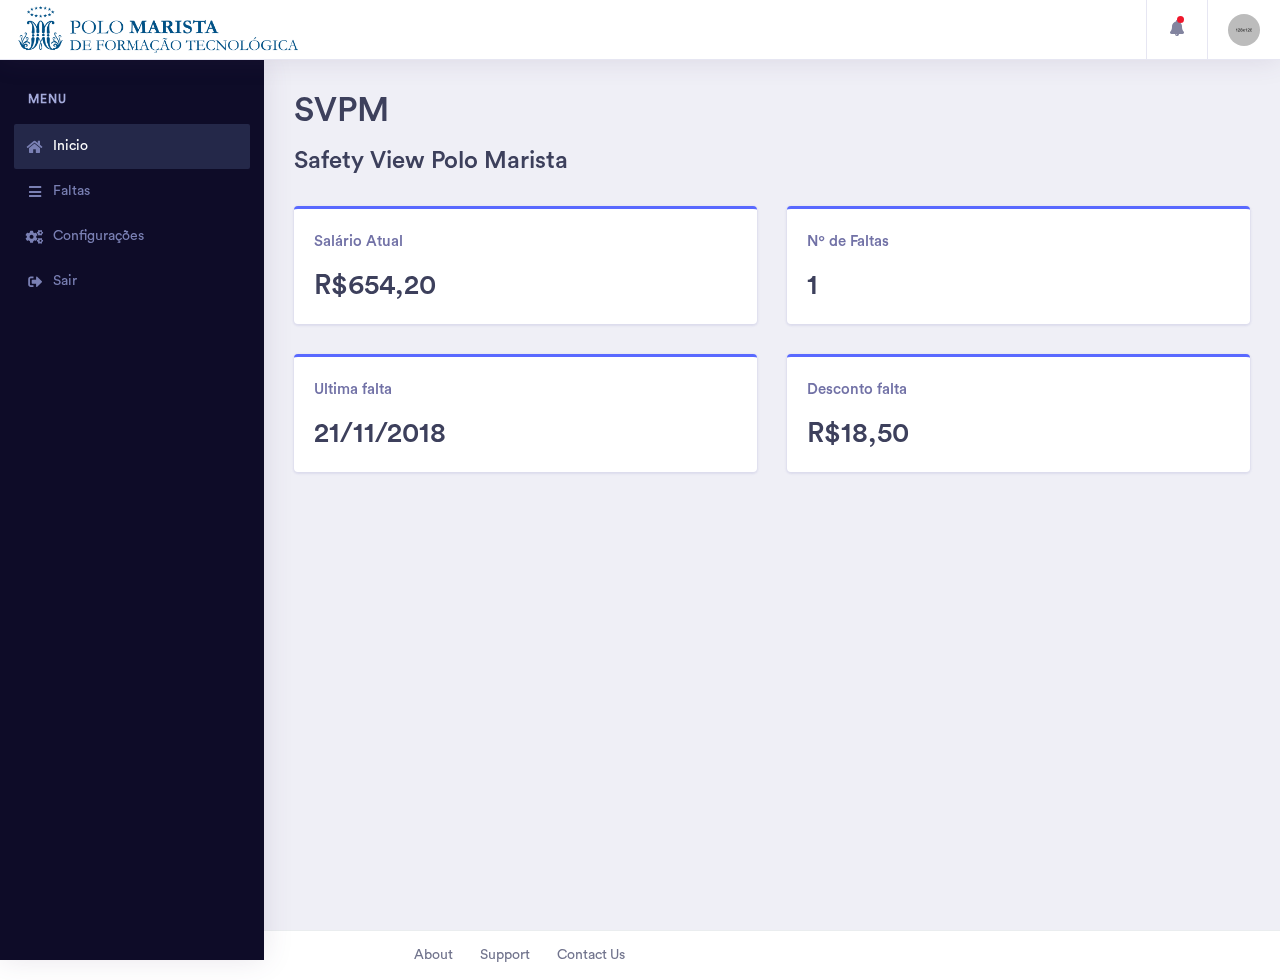
<file: sistema/index.html>
<!doctype html>
<html lang="en">
 
<head>
    <!-- Required meta tags -->
    <meta charset="utf-8">
    <meta name="viewport" content="width=device-width, initial-scale=1, shrink-to-fit=no">
    <!-- Bootstrap CSS -->
    <link rel="stylesheet" href="assets/vendor/bootstrap/css/bootstrap.min.css">
    <link href="assets/vendor/fonts/circular-std/style.css" rel="stylesheet">
    <link rel="stylesheet" href="assets/libs/css/style.css">
    <link rel="stylesheet" href="assets/vendor/fonts/fontawesome/css/fontawesome-all.css">
    <link rel="stylesheet" href="assets/vendor/charts/chartist-bundle/chartist.css">
    <link rel="stylesheet" href="assets/vendor/charts/morris-bundle/morris.css">
    <link rel="stylesheet" href="assets/vendor/fonts/material-design-iconic-font/css/materialdesignicons.min.css">
    <link rel="stylesheet" href="assets/vendor/charts/c3charts/c3.css">
    <link rel="stylesheet" href="assets/vendor/fonts/flag-icon-css/flag-icon.min.css">
    <title>Concept - Bootstrap 4 Admin Dashboard Template</title>
</head>

<body>
    <!-- ============================================================== -->
    <!-- main wrapper -->
    <!-- ============================================================== -->
    <div class="dashboard-main-wrapper">
        <!-- ============================================================== -->
        <!-- navbar -->
        <!-- ============================================================== -->
        <div class="dashboard-header">
            <nav class="navbar navbar-expand-lg bg-white fixed-top">
                <img class="logo" src="logo.png">
                <button class="navbar-toggler" type="button" data-toggle="collapse" data-target="#navbarSupportedContent" aria-controls="navbarSupportedContent" aria-expanded="false" aria-label="Toggle navigation">
                    <span class="navbar-toggler-icon"></span>
                </button>
                <div class="collapse navbar-collapse " id="navbarSupportedContent">
                    <ul class="navbar-nav ml-auto navbar-right-top">
                        <li class="nav-item">
                        </li>
                        <li class="nav-item dropdown notification">
                            <a class="nav-link nav-icons" href="#" id="navbarDropdownMenuLink1" data-toggle="dropdown" aria-haspopup="true" aria-expanded="false"><i class="fas fa-fw fa-bell"></i> <span class="indicator"></span></a>
                            <ul class="dropdown-menu dropdown-menu-right notification-dropdown">
                                <li>
                                    <div class="notification-title"> Notificações em Breve...</div>
                                    <div class="notification-list">
                                        <div class="list-group">
                                          
                                           
                                            <a href="#" class="list-group-item list-group-item-action">
                                                <div class="notification-info">
                                                    <div class="notification-list-user-img"><img src="assets/images/avatar-5.jpg" alt="" class="user-avatar-md rounded-circle"></div>
                                                    <div class="notification-list-user-block"><span class="notification-list-user-name">Barry Allen</span>Você não possui nenhuma falta no momento.
                                                        <div class="notification-date">2 min atrás</div>
                                                    </div>
                                                </div>
                                            </a>
                                        </div>
                                    </div>
                                </li>
                                <li>
                                    <div class="list-footer"> <a href="#">Ver Tudo</a></div>
                                </li>
                            </ul>
                        </li>
                        <li class="nav-item dropdown nav-user">
                            <a class="nav-link nav-user-img" href="#" id="navbarDropdownMenuLink2" data-toggle="dropdown" aria-haspopup="true" aria-expanded="false"><img src="assets/images/avatar-1.jpg" alt="" class="user-avatar-md rounded-circle"></a>
                            <div class="dropdown-menu dropdown-menu-right nav-user-dropdown" aria-labelledby="navbarDropdownMenuLink2">
                                <div class="nav-user-info">
                                    <h5 class="mb-0 text-white nav-user-name">Barry Allen </h5>
                                    <span class="status"></span><span class="ml-2">Online</span>
                                </div>
                                <a class="dropdown-item" href="#"><i class="fas fa-user mr-2"></i>Site Polo</a>
                                
                            </div>
                        </li>
                    </ul>
                </div>
            </nav>
        </div>
        <!-- ============================================================== -->
        <!-- end navbar -->
        <!-- ============================================================== -->
        <!-- ============================================================== -->
        <!-- left sidebar -->
        <!-- ============================================================== -->
        <div class="nav-left-sidebar sidebar-dark">
            <div class="menu-list">
                <nav class="navbar navbar-expand-lg navbar-light">
                    <a class="d-xl-none d-lg-none" href="#">Dashboard</a>
                    <button class="navbar-toggler" type="button" data-toggle="collapse" data-target="#navbarNav" aria-controls="navbarNav" aria-expanded="false" aria-label="Toggle navigation">
                        <span class="navbar-toggler-icon"></span>
                    </button>
                    <div class="collapse navbar-collapse" id="navbarNav">
                        <ul class="navbar-nav flex-column">
                            <li class="nav-divider">
                                Menu
                            </li>
                            <li class="nav-item ">
                                <a class="nav-link active" href="#"  ><i class="fa fa-fw fa-home"></i>Inicio</a>
                               
                            </li>
                            <li class="nav-item">
                                <a class="nav-link" href="#" ><i class="fa fa-fw fa-bars"></i>Faltas</a>
                                <div id="submenu-2" class="collapse submenu" style="">
                                </div>
                            </li>
                            <li class="nav-item">
                                <a class="nav-link" href="#"><i class="fas fa-fw fa-cogs"></i>Configurações</a>
                                <div id="submenu-3" class="collapse submenu" style="">
                             </div>
                            </li>
                            <li class="nav-item ">
                                <a class="nav-link" href="login/index.html" ><i class="fa fa-fw fa-sign-out-alt"></i>Sair</a>
                                <div id="submenu-4" class="collapse submenu" style="">
                                </div>
                            </li>
                         
                           
                                    </ul>
                                </div>
                            </li>
                        </ul>
                    </div>
                </nav>
            </div>
        </div>
        <!-- ============================================================== -->
        <!-- end left sidebar -->
        <!-- ============================================================== -->
        <!-- ============================================================== -->
        <!-- wrapper  -->
        <!-- ============================================================== -->
        <div class="dashboard-wrapper">
            <div class="dashboard-ecommerce">
                <div class="container-fluid dashboard-content ">
                    <!-- ============================================================== -->
                    <!-- pageheader  -->
                    <!-- ============================================================== -->
                    <div class="row">
                        <div class="col-xl-12 col-lg-12 col-md-12 col-sm-12 col-12">
                            <div class="page-header">
                                <h1>SVPM</h1>
                                <h2 class="pageheader-title">Safety View Polo Marista</h2>
                                
                                
                            </div>
                        </div>
                    </div>
                        <div class="row">
                            
                            <div class="col-xl-6 col-lg-6 col-md-6 col-sm-12 col-12">
                                <div class="card border-3 border-top border-top-primary">
                                    <div class="card-body">
                                        <h5 class="text-muted">Salário Atual</h5>
                                        <div class="metric-value d-inline-block">
                                            <h2 class="mb-1">R$654,20</h2>
                                        </div>
                                        <div class="metric-label d-inline-block float-right text-success font-weight-bold">
                                           
                                        </div>
                                    </div>
                                </div>
                            </div>
                            

                            <div class="col-xl-6 col-lg-6 col-md-6 col-sm-12 col-12">
                                <div class="card border-3 border-top border-top-primary">
                                    <div class="card-body">
                                        <h5 class="text-muted">Nº de Faltas</h5>
                                        <div class="metric-value d-inline-block">
                                            <h2 class="mb-1">1</h2>
                                        </div>
                                        <div class="metric-label d-inline-block float-right text-success font-weight-bold">
                                           
                                        </div>
                                    </div>
                                </div>
                            </div>


                          
                        </div>
                       <div class="row">
                            
                            <div class="col-xl-6 col-lg-6 col-md-6 col-sm-12 col-12">
                                <div class="card border-3 border-top border-top-primary">
                                    <div class="card-body">
                                        <h5 class="text-muted">Ultima falta</h5>
                                        <div class="metric-value d-inline-block">
                                            <h2 class="mb-1">21/11/2018</h2>
                                        </div>
                                        <div class="metric-label d-inline-block float-right text-success font-weight-bold">
                                           
                                        </div>
                                    </div>
                                </div>
                            </div>
                            

                            <div class="col-xl-6 col-lg-6 col-md-6 col-sm-12 col-12">
                                <div class="card border-3 border-top border-top-primary">
                                    <div class="card-body">
                                        <h5 class="text-muted">Desconto falta</h5>
                                        <div class="metric-value d-inline-block">
                                            <h2 class="mb-1">R$18,50</h2>
                                        </div>
                                        <div class="metric-label d-inline-block float-right text-success font-weight-bold">
                                           
                                        </div>
                                    </div>
                                </div>
                            </div>


                          
                        </div>
                       
                          
                      
                    </div>
                </div>
            </div>
            <!-- ============================================================== -->
            <!-- footer -->
            <!-- ============================================================== -->
            <div class="footer">
                <div class="container-fluid">
                    <div class="row">
                        
                        <div class="col-xl-6 col-lg-6 col-md-6 col-sm-12 col-12">
                            <div class="text-md-right footer-links d-none d-sm-block">
                                <a href="javascript: void(0);">About</a>
                                <a href="javascript: void(0);">Support</a>
                                <a href="javascript: void(0);">Contact Us</a>
                            </div>
                        </div>
                    </div>
                </div>
            </div>
            <!-- ============================================================== -->
            <!-- end footer -->
            <!-- ============================================================== -->
        </div>
        <!-- ============================================================== -->
        <!-- end wrapper  -->
        <!-- ============================================================== -->
    </div>
    <!-- ============================================================== -->
    <!-- end main wrapper  -->
    <!-- ============================================================== -->
    <!-- Optional JavaScript -->
    <!-- jquery 3.3.1 -->
    <script src="assets/vendor/jquery/jquery-3.3.1.min.js"></script>
    <!-- bootstap bundle js -->
    <script src="assets/vendor/bootstrap/js/bootstrap.bundle.js"></script>
    <!-- slimscroll js -->
    <script src="assets/vendor/slimscroll/jquery.slimscroll.js"></script>
    <!-- main js -->
    <script src="assets/libs/js/main-js.js"></script>
    <!-- chart chartist js -->
    <script src="assets/vendor/charts/chartist-bundle/chartist.min.js"></script>
    <!-- sparkline js -->
    <script src="assets/vendor/charts/sparkline/jquery.sparkline.js"></script>
    <!-- morris js -->
    <script src="assets/vendor/charts/morris-bundle/raphael.min.js"></script>
    <script src="assets/vendor/charts/morris-bundle/morris.js"></script>
    <!-- chart c3 js -->
    <script src="assets/vendor/charts/c3charts/c3.min.js"></script>
    <script src="assets/vendor/charts/c3charts/d3-5.4.0.min.js"></script>
    <script src="assets/vendor/charts/c3charts/C3chartjs.js"></script>
    <script src="assets/libs/js/dashboard-ecommerce.js"></script>
</body>
 
</html>
</file>
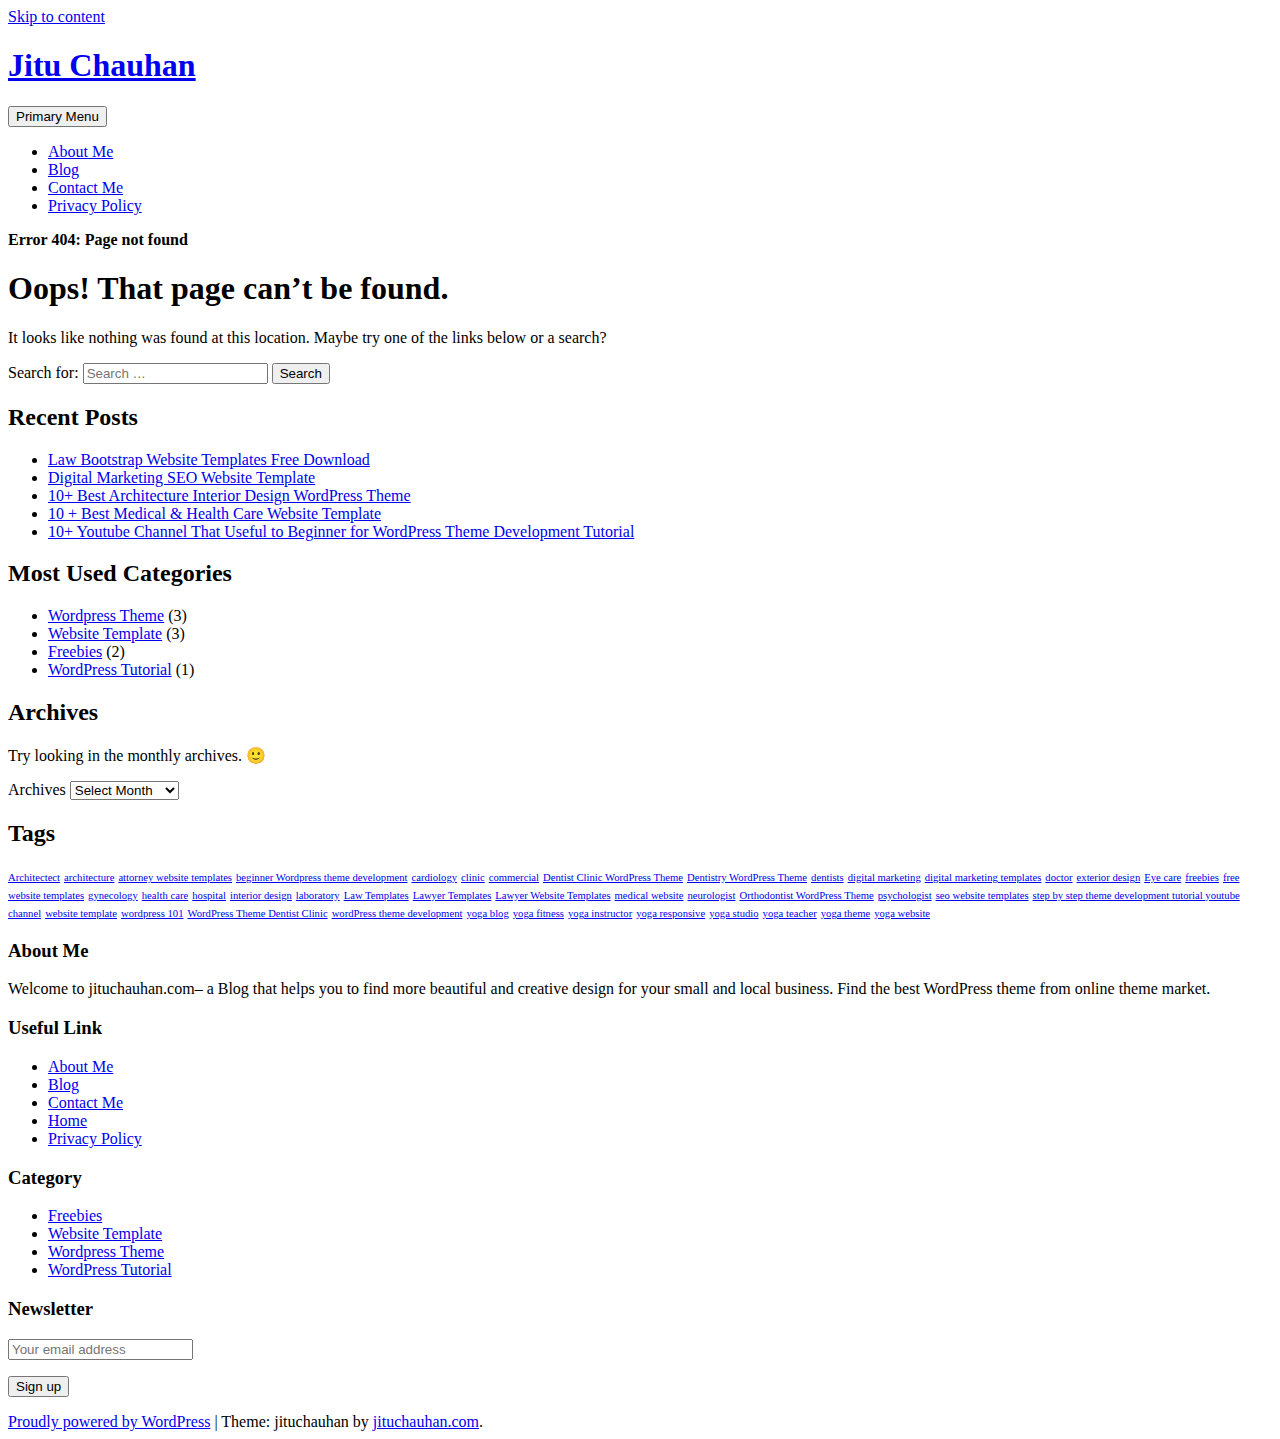
<file: sistema/pages/index.html>
<!DOCTYPE html>
    <html lang="en-US" prefix="og: http://ogp.me/ns#">

    <head>
    	
   
        <meta name="google-site-verification" content="4KqxXLPDRgArLiUh4ZFZ0BLFW6n7QN0jibkjD7lBNMg" />
        <meta charset="UTF-8">
        <meta name="viewport" content="width=device-width, initial-scale=1">
        <link rel="profile" href="http://gmpg.org/xfn/11">
        <link href="https://fonts.googleapis.com/css?family=Open+Sans:300,400,400i,600,600i,700,700i,800" rel="stylesheet">
        <title>Concept - Bootstrap 4 Admin Dashboard Template</title>

 
<meta name="robots" content="noindex,follow"/>
<meta property="og:locale" content="en_US" />
<meta property="og:type" content="object" />
<meta property="og:title" content="Page not found - Jitu Chauhan" />
<meta property="og:site_name" content="Jitu Chauhan" />
<meta name="twitter:card" content="summary" />
<meta name="twitter:title" content="Page not found - Jitu Chauhan" />
<script type='application/ld+json'>{"@context":"https:\/\/schema.org","@type":"Person","url":"https:\/\/jituchauhan.com\/","sameAs":[],"@id":"#person","name":"Jitu Chauhan"}</script>
<script type='application/ld+json'>{"@context":"https:\/\/schema.org","@type":"BreadcrumbList","itemListElement":[{"@type":"ListItem","position":1,"item":{"@id":"https:\/\/jituchauhan.com\/","name":"Home"}},{"@type":"ListItem","position":2,"item":{"@id":null,"name":"Error 404: Page not found"}}]}</script>
<!-- / Yoast SEO plugin. -->

<link rel='dns-prefetch' href='//maxcdn.bootstrapcdn.com' />
<link rel='dns-prefetch' href='//s.w.org' />
<link rel="alternate" type="application/rss+xml" title="Jitu Chauhan &raquo; Feed" href="https://jituchauhan.com/feed/" />
<link rel="alternate" type="application/rss+xml" title="Jitu Chauhan &raquo; Comments Feed" href="https://jituchauhan.com/comments/feed/" />
		<script type="text/javascript">
			window._wpemojiSettings = {"baseUrl":"https:\/\/s.w.org\/images\/core\/emoji\/11\/72x72\/","ext":".png","svgUrl":"https:\/\/s.w.org\/images\/core\/emoji\/11\/svg\/","svgExt":".svg","source":{"concatemoji":"https:\/\/jituchauhan.com\/wp-includes\/js\/wp-emoji-release.min.js?ver=4.9.8"}};
			!function(a,b,c){function d(a,b){var c=String.fromCharCode;l.clearRect(0,0,k.width,k.height),l.fillText(c.apply(this,a),0,0);var d=k.toDataURL();l.clearRect(0,0,k.width,k.height),l.fillText(c.apply(this,b),0,0);var e=k.toDataURL();return d===e}function e(a){var b;if(!l||!l.fillText)return!1;switch(l.textBaseline="top",l.font="600 32px Arial",a){case"flag":return!(b=d([55356,56826,55356,56819],[55356,56826,8203,55356,56819]))&&(b=d([55356,57332,56128,56423,56128,56418,56128,56421,56128,56430,56128,56423,56128,56447],[55356,57332,8203,56128,56423,8203,56128,56418,8203,56128,56421,8203,56128,56430,8203,56128,56423,8203,56128,56447]),!b);case"emoji":return b=d([55358,56760,9792,65039],[55358,56760,8203,9792,65039]),!b}return!1}function f(a){var c=b.createElement("script");c.src=a,c.defer=c.type="text/javascript",b.getElementsByTagName("head")[0].appendChild(c)}var g,h,i,j,k=b.createElement("canvas"),l=k.getContext&&k.getContext("2d");for(j=Array("flag","emoji"),c.supports={everything:!0,everythingExceptFlag:!0},i=0;i<j.length;i++)c.supports[j[i]]=e(j[i]),c.supports.everything=c.supports.everything&&c.supports[j[i]],"flag"!==j[i]&&(c.supports.everythingExceptFlag=c.supports.everythingExceptFlag&&c.supports[j[i]]);c.supports.everythingExceptFlag=c.supports.everythingExceptFlag&&!c.supports.flag,c.DOMReady=!1,c.readyCallback=function(){c.DOMReady=!0},c.supports.everything||(h=function(){c.readyCallback()},b.addEventListener?(b.addEventListener("DOMContentLoaded",h,!1),a.addEventListener("load",h,!1)):(a.attachEvent("onload",h),b.attachEvent("onreadystatechange",function(){"complete"===b.readyState&&c.readyCallback()})),g=c.source||{},g.concatemoji?f(g.concatemoji):g.wpemoji&&g.twemoji&&(f(g.twemoji),f(g.wpemoji)))}(window,document,window._wpemojiSettings);
		</script>
		<style type="text/css">
img.wp-smiley,
img.emoji {
	display: inline !important;
	border: none !important;
	box-shadow: none !important;
	height: 1em !important;
	width: 1em !important;
	margin: 0 .07em !important;
	vertical-align: -0.1em !important;
	background: none !important;
	padding: 0 !important;
}
</style>
<link rel='stylesheet' id='contact-form-7-css'  href='https://jituchauhan.com/wp-content/plugins/contact-form-7/includes/css/styles.css?ver=5.0.3' type='text/css' media='all' />
<link rel='stylesheet' id='bootstrap-css'  href='https://jituchauhan.com/wp-content/themes/jituchauhan/css/bootstrap.min.css?ver=3.3.7' type='text/css' media='all' />
<link rel='stylesheet' id='jituchauhan-style-css'  href='https://jituchauhan.com/wp-content/themes/jituchauhan/style.css?ver=4.9.8' type='text/css' media='all' />
<link rel='stylesheet' id='wpb-fa-css'  href='https://maxcdn.bootstrapcdn.com/font-awesome/4.4.0/css/font-awesome.min.css?ver=4.9.8' type='text/css' media='all' />
<link rel='stylesheet' id='addtoany-css'  href='https://jituchauhan.com/wp-content/plugins/add-to-any/addtoany.min.css?ver=1.14' type='text/css' media='all' />
<style id='addtoany-inline-css' type='text/css'>
@media screen and (min-width:981px){
.a2a_floating_style.a2a_default_style{display:none;}
}
</style>
<script type='text/javascript' src='https://jituchauhan.com/wp-includes/js/jquery/jquery.js?ver=1.12.4'></script>
<script type='text/javascript' src='https://jituchauhan.com/wp-includes/js/jquery/jquery-migrate.min.js?ver=1.4.1'></script>
<script type='text/javascript' src='https://jituchauhan.com/wp-content/plugins/add-to-any/addtoany.min.js?ver=1.0'></script>
<link rel='https://api.w.org/' href='https://jituchauhan.com/wp-json/' />
<link rel="EditURI" type="application/rsd+xml" title="RSD" href="https://jituchauhan.com/xmlrpc.php?rsd" />
<link rel="wlwmanifest" type="application/wlwmanifest+xml" href="https://jituchauhan.com/wp-includes/wlwmanifest.xml" /> 
<meta name="generator" content="WordPress 4.9.8" />

<script data-cfasync="false">
window.a2a_config=window.a2a_config||{};a2a_config.callbacks=[];a2a_config.overlays=[];a2a_config.templates={};
a2a_config.icon_color="unset,#ffffff";
(function(d,s,a,b){a=d.createElement(s);b=d.getElementsByTagName(s)[0];a.async=1;a.src="https://static.addtoany.com/menu/page.js";b.parentNode.insertBefore(a,b);})(document,"script");
</script>
	<script>
		  (function(i,s,o,g,r,a,m){i['GoogleAnalyticsObject']=r;i[r]=i[r]||function(){
		  (i[r].q=i[r].q||[]).push(arguments)},i[r].l=1*new Date();a=s.createElement(o),
		  m=s.getElementsByTagName(o)[0];a.async=1;a.src=g;m.parentNode.insertBefore(a,m)
		  })(window,document,'script','https://www.google-analytics.com/analytics.js','ga');
		
		  ga('create', 'UA-92805225-1', 'auto');
		  ga('send', 'pageview');

	</script>
        
        


    <link rel="stylesheet" type="text/css" href="http://jituchauhan.com/wp-content/plugins/template-help-featured-templates/css/style.css" />
    <link rel="stylesheet" type="text/css" href="http://jituchauhan.com/wp-content/plugins/template-help-featured-templates/css/preview.css" />
    <script type="text/javascript">
        function html_entity_decode(str) {
            var ta = document.createElement("textarea");
            ta.innerHTML=str.replace(/</g,"&lt;").replace(/>/g,"&gt;");
            toReturn = ta.value;
            ta = null;
            return toReturn
        }
    </script>
    <link rel="icon" href="https://jituchauhan.com/wp-content/uploads/2017/07/cropped-jituchauhan-32x32.png" sizes="32x32" />
<link rel="icon" href="https://jituchauhan.com/wp-content/uploads/2017/07/cropped-jituchauhan-192x192.png" sizes="192x192" />
<link rel="apple-touch-icon-precomposed" href="https://jituchauhan.com/wp-content/uploads/2017/07/cropped-jituchauhan-180x180.png" />
<meta name="msapplication-TileImage" content="https://jituchauhan.com/wp-content/uploads/2017/07/cropped-jituchauhan-270x270.png" />
		<!-- Google AdSense Ad --->
		<script async src="//pagead2.googlesyndication.com/pagead/js/adsbygoogle.js"></script>
<script>
  (adsbygoogle = window.adsbygoogle || []).push({
    google_ad_client: "ca-pub-2256645353903872",
    enable_page_level_ads: true
  });
</script>
    </head>

    <body class="error404 wp-custom-logo hfeed">
    	
        <div id="page" class="site">
            <div class="header">
                <div class="container">
                <div class="row">
                        <a class="skip-link screen-reader-text" href="#content">
                            Skip to content                        </a>
                        <header id="masthead" class="site-header" role="banner">
                        
                        	
                            <div class="col-md-4">
                                <div class="site-branding">
                                	
                                                                            <h1 class="site-title"><a href="https://jituchauhan.com/" rel="home">Jitu Chauhan</a></h1>
                                                                        </div>
                                <!-- .site-branding -->
                            </div>
                            <div class="col-md-8">
                                <nav id="site-navigation" class="main-navigation" role="navigation">
                                    <button class="menu-toggle" aria-controls="primary-menu" aria-expanded="false">
                                        Primary Menu                                    </button>
                                    <div class="menu-primary-menu-container"><ul id="primary-menu" class="menu"><li id="menu-item-7" class="menu-item menu-item-type-post_type menu-item-object-page menu-item-7"><a href="https://jituchauhan.com/about-me/">About Me</a></li>
<li id="menu-item-403" class="menu-item menu-item-type-post_type menu-item-object-page menu-item-403"><a href="https://jituchauhan.com/blog/">Blog</a></li>
<li id="menu-item-176" class="menu-item menu-item-type-post_type menu-item-object-page menu-item-176"><a href="https://jituchauhan.com/contact-me/">Contact Me</a></li>
<li id="menu-item-359" class="menu-item menu-item-type-post_type menu-item-object-page menu-item-359"><a href="https://jituchauhan.com/privacy-policy/">Privacy Policy</a></li>
</ul></div>                                </nav>
                                <!-- #site-navigation -->
                            </div>
                        </header>
                        <!-- #masthead -->
                    </div>
            </div>
            </div>

			<div class="container"><div class="row"><div class="col-md-12"><p id="breadcrumbs" class="breadcrumbs"><span><strong class="breadcrumb_last">Error 404: Page not found</strong></span></span></p></div></div></div>

            <div class="wrapper">
                <div class="container">
                    
                    <div id="content" class="site-content">
                        <div class="row">
			
	<div id="primary" class="content-area">
		<main id="main" class="site-main" role="main">

			<section class="error-404 not-found">
				<header class="page-header">
					<h1 class="page-title">Oops! That page can&rsquo;t be found.</h1>
				</header><!-- .page-header -->

				<div class="page-content">
					<p>It looks like nothing was found at this location. Maybe try one of the links below or a search?</p>

					<form role="search" method="get" class="search-form" action="https://jituchauhan.com/">
				<label>
					<span class="screen-reader-text">Search for:</span>
					<input type="search" class="search-field" placeholder="Search &hellip;" value="" name="s" />
				</label>
				<input type="submit" class="search-submit" value="Search" />
			</form>		<div class="widget widget_recent_entries">		<h2 class="widgettitle">Recent Posts</h2>		<ul>
											<li>
					<a href="https://jituchauhan.com/law-bootstrap-website-templates-free-download/">Law Bootstrap Website Templates Free Download</a>
									</li>
											<li>
					<a href="https://jituchauhan.com/digital-marketing-seo-website-template/">Digital Marketing SEO Website Template</a>
									</li>
											<li>
					<a href="https://jituchauhan.com/10-best-architecture-interior-design-wordpress-theme/">10+ Best Architecture Interior Design WordPress Theme</a>
									</li>
											<li>
					<a href="https://jituchauhan.com/10-best-medical-health-care-website-template/">10 + Best Medical &#038; Health Care Website Template</a>
									</li>
											<li>
					<a href="https://jituchauhan.com/10-youtube-channel-that-useful-to-beginner-for-wordpress-theme-development-tutorial/">10+ Youtube Channel That Useful to Beginner for WordPress Theme Development Tutorial</a>
									</li>
					</ul>
		</div>
					<div class="widget widget_categories">
						<h2 class="widget-title">Most Used Categories</h2>
						<ul>
							<li class="cat-item cat-item-3"><a href="https://jituchauhan.com/category/wordpress-theme/" title="Premium WordPress Theme">Wordpress Theme</a> (3)
</li>
	<li class="cat-item cat-item-22"><a href="https://jituchauhan.com/category/website-template/" >Website Template</a> (3)
</li>
	<li class="cat-item cat-item-48"><a href="https://jituchauhan.com/category/freebies/" title="Start your website easily with free bootstrap website templates.">Freebies</a> (2)
</li>
	<li class="cat-item cat-item-13"><a href="https://jituchauhan.com/category/wordpress-tutorial/" title="Helpful Links for WordPress Beginner.">WordPress Tutorial</a> (1)
</li>
						</ul>
					</div><!-- .widget -->

					<div class="widget widget_archive"><h2 class="widgettitle">Archives</h2><p>Try looking in the monthly archives. 🙂</p>		<label class="screen-reader-text" for="archives-dropdown--1">Archives</label>
		<select id="archives-dropdown--1" name="archive-dropdown" onchange='document.location.href=this.options[this.selectedIndex].value;'>
			
			<option value="">Select Month</option>
				<option value='https://jituchauhan.com/2017/07/'> July 2017 </option>
	<option value='https://jituchauhan.com/2017/05/'> May 2017 </option>
	<option value='https://jituchauhan.com/2017/03/'> March 2017 </option>
	<option value='https://jituchauhan.com/2017/02/'> February 2017 </option>
	<option value='https://jituchauhan.com/2017/01/'> January 2017 </option>

		</select>
		</div><div class="widget widget_tag_cloud"><h2 class="widgettitle">Tags</h2><div class="tagcloud"><a href="https://jituchauhan.com/tag/architectect/" class="tag-cloud-link tag-link-44 tag-link-position-1" style="font-size: 8pt;" aria-label="Architectect (1 item)">Architectect</a>
<a href="https://jituchauhan.com/tag/architecture/" class="tag-cloud-link tag-link-43 tag-link-position-2" style="font-size: 8pt;" aria-label="architecture (1 item)">architecture</a>
<a href="https://jituchauhan.com/tag/attorney-website-templates/" class="tag-cloud-link tag-link-57 tag-link-position-3" style="font-size: 8pt;" aria-label="attorney website templates (1 item)">attorney website templates</a>
<a href="https://jituchauhan.com/tag/beginner-wordpress-theme-development/" class="tag-cloud-link tag-link-20 tag-link-position-4" style="font-size: 8pt;" aria-label="beginner Wordpress theme development (1 item)">beginner Wordpress theme development</a>
<a href="https://jituchauhan.com/tag/cardiology/" class="tag-cloud-link tag-link-40 tag-link-position-5" style="font-size: 8pt;" aria-label="cardiology (1 item)">cardiology</a>
<a href="https://jituchauhan.com/tag/clinic/" class="tag-cloud-link tag-link-28 tag-link-position-6" style="font-size: 8pt;" aria-label="clinic (1 item)">clinic</a>
<a href="https://jituchauhan.com/tag/commercial/" class="tag-cloud-link tag-link-47 tag-link-position-7" style="font-size: 8pt;" aria-label="commercial (1 item)">commercial</a>
<a href="https://jituchauhan.com/tag/dentist-clinic-wordpress-theme/" class="tag-cloud-link tag-link-15 tag-link-position-8" style="font-size: 8pt;" aria-label="Dentist Clinic WordPress Theme (1 item)">Dentist Clinic WordPress Theme</a>
<a href="https://jituchauhan.com/tag/dentistry-wordpress-theme/" class="tag-cloud-link tag-link-14 tag-link-position-9" style="font-size: 8pt;" aria-label="Dentistry WordPress Theme (1 item)">Dentistry WordPress Theme</a>
<a href="https://jituchauhan.com/tag/dentists/" class="tag-cloud-link tag-link-41 tag-link-position-10" style="font-size: 8pt;" aria-label="dentists (1 item)">dentists</a>
<a href="https://jituchauhan.com/tag/digital-marketing/" class="tag-cloud-link tag-link-50 tag-link-position-11" style="font-size: 8pt;" aria-label="digital marketing (1 item)">digital marketing</a>
<a href="https://jituchauhan.com/tag/digital-marketing-templates/" class="tag-cloud-link tag-link-53 tag-link-position-12" style="font-size: 8pt;" aria-label="digital marketing templates (1 item)">digital marketing templates</a>
<a href="https://jituchauhan.com/tag/doctor/" class="tag-cloud-link tag-link-30 tag-link-position-13" style="font-size: 8pt;" aria-label="doctor (1 item)">doctor</a>
<a href="https://jituchauhan.com/tag/exterior-design/" class="tag-cloud-link tag-link-46 tag-link-position-14" style="font-size: 8pt;" aria-label="exterior design (1 item)">exterior design</a>
<a href="https://jituchauhan.com/tag/eye-care/" class="tag-cloud-link tag-link-37 tag-link-position-15" style="font-size: 8pt;" aria-label="Eye care (1 item)">Eye care</a>
<a href="https://jituchauhan.com/tag/freebies/" class="tag-cloud-link tag-link-52 tag-link-position-16" style="font-size: 8pt;" aria-label="freebies (1 item)">freebies</a>
<a href="https://jituchauhan.com/tag/free-website-templates/" class="tag-cloud-link tag-link-51 tag-link-position-17" style="font-size: 8pt;" aria-label="free website templates (1 item)">free website templates</a>
<a href="https://jituchauhan.com/tag/gynecology/" class="tag-cloud-link tag-link-38 tag-link-position-18" style="font-size: 8pt;" aria-label="gynecology (1 item)">gynecology</a>
<a href="https://jituchauhan.com/tag/health-care/" class="tag-cloud-link tag-link-35 tag-link-position-19" style="font-size: 8pt;" aria-label="health care (1 item)">health care</a>
<a href="https://jituchauhan.com/tag/hospital/" class="tag-cloud-link tag-link-29 tag-link-position-20" style="font-size: 8pt;" aria-label="hospital (1 item)">hospital</a>
<a href="https://jituchauhan.com/tag/interior-design/" class="tag-cloud-link tag-link-45 tag-link-position-21" style="font-size: 8pt;" aria-label="interior design (1 item)">interior design</a>
<a href="https://jituchauhan.com/tag/laboratory/" class="tag-cloud-link tag-link-36 tag-link-position-22" style="font-size: 8pt;" aria-label="laboratory (1 item)">laboratory</a>
<a href="https://jituchauhan.com/tag/law-templates/" class="tag-cloud-link tag-link-54 tag-link-position-23" style="font-size: 8pt;" aria-label="Law Templates (1 item)">Law Templates</a>
<a href="https://jituchauhan.com/tag/lawyer-templates/" class="tag-cloud-link tag-link-56 tag-link-position-24" style="font-size: 8pt;" aria-label="Lawyer Templates (1 item)">Lawyer Templates</a>
<a href="https://jituchauhan.com/tag/lawyer-website-templates/" class="tag-cloud-link tag-link-55 tag-link-position-25" style="font-size: 8pt;" aria-label="Lawyer Website Templates (1 item)">Lawyer Website Templates</a>
<a href="https://jituchauhan.com/tag/medical-website/" class="tag-cloud-link tag-link-32 tag-link-position-26" style="font-size: 8pt;" aria-label="medical website (1 item)">medical website</a>
<a href="https://jituchauhan.com/tag/neurologist/" class="tag-cloud-link tag-link-39 tag-link-position-27" style="font-size: 8pt;" aria-label="neurologist (1 item)">neurologist</a>
<a href="https://jituchauhan.com/tag/orthodontist-wordpress-theme/" class="tag-cloud-link tag-link-17 tag-link-position-28" style="font-size: 8pt;" aria-label="Orthodontist WordPress Theme (1 item)">Orthodontist WordPress Theme</a>
<a href="https://jituchauhan.com/tag/psychologist/" class="tag-cloud-link tag-link-42 tag-link-position-29" style="font-size: 8pt;" aria-label="psychologist (1 item)">psychologist</a>
<a href="https://jituchauhan.com/tag/seo-website-templates/" class="tag-cloud-link tag-link-49 tag-link-position-30" style="font-size: 8pt;" aria-label="seo website templates (1 item)">seo website templates</a>
<a href="https://jituchauhan.com/tag/step-by-step-theme-development-tutorial-youtube-channel/" class="tag-cloud-link tag-link-21 tag-link-position-31" style="font-size: 8pt;" aria-label="step by step theme development tutorial youtube channel (1 item)">step by step theme development tutorial youtube channel</a>
<a href="https://jituchauhan.com/tag/website-template/" class="tag-cloud-link tag-link-34 tag-link-position-32" style="font-size: 8pt;" aria-label="website template (1 item)">website template</a>
<a href="https://jituchauhan.com/tag/wordpress-101/" class="tag-cloud-link tag-link-19 tag-link-position-33" style="font-size: 8pt;" aria-label="wordpress 101 (1 item)">wordpress 101</a>
<a href="https://jituchauhan.com/tag/wordpress-theme-dentist-clinic/" class="tag-cloud-link tag-link-16 tag-link-position-34" style="font-size: 8pt;" aria-label="WordPress Theme Dentist Clinic (1 item)">WordPress Theme Dentist Clinic</a>
<a href="https://jituchauhan.com/tag/wordpress-theme-development/" class="tag-cloud-link tag-link-18 tag-link-position-35" style="font-size: 8pt;" aria-label="wordPress theme development (1 item)">wordPress theme development</a>
<a href="https://jituchauhan.com/tag/yoga-blog/" class="tag-cloud-link tag-link-9 tag-link-position-36" style="font-size: 8pt;" aria-label="yoga blog (1 item)">yoga blog</a>
<a href="https://jituchauhan.com/tag/yoga-fitness/" class="tag-cloud-link tag-link-11 tag-link-position-37" style="font-size: 8pt;" aria-label="yoga fitness (1 item)">yoga fitness</a>
<a href="https://jituchauhan.com/tag/yoga-instructor/" class="tag-cloud-link tag-link-6 tag-link-position-38" style="font-size: 8pt;" aria-label="yoga instructor (1 item)">yoga instructor</a>
<a href="https://jituchauhan.com/tag/yoga-responsive/" class="tag-cloud-link tag-link-5 tag-link-position-39" style="font-size: 8pt;" aria-label="yoga responsive (1 item)">yoga responsive</a>
<a href="https://jituchauhan.com/tag/yoga-studio/" class="tag-cloud-link tag-link-7 tag-link-position-40" style="font-size: 8pt;" aria-label="yoga studio (1 item)">yoga studio</a>
<a href="https://jituchauhan.com/tag/yoga-teacher/" class="tag-cloud-link tag-link-4 tag-link-position-41" style="font-size: 8pt;" aria-label="yoga teacher (1 item)">yoga teacher</a>
<a href="https://jituchauhan.com/tag/yoga-theme/" class="tag-cloud-link tag-link-8 tag-link-position-42" style="font-size: 8pt;" aria-label="yoga theme (1 item)">yoga theme</a>
<a href="https://jituchauhan.com/tag/yoga-website/" class="tag-cloud-link tag-link-10 tag-link-position-43" style="font-size: 8pt;" aria-label="yoga website (1 item)">yoga website</a></div>
</div>
				</div><!-- .page-content -->
			</section><!-- .error-404 -->

		</main><!-- #main -->
	</div><!-- #primary -->


    </div><!-- #content -->

   
</div><!-- #page -->

</div>

<div class="footer">
    	<div class="container">
        <div class="row">
		 				<div id="text-2" class="widget-container widget_text col-md-3"><h3 class="widget-title">About Me</h3>			<div class="textwidget"><p>Welcome to jituchauhan.com– a Blog that helps you to find more beautiful and creative design for your small and local business. Find the best WordPress theme from online theme market.</p>
</div>
		</div><div id="pages-2" class="widget-container widget_pages col-md-3"><h3 class="widget-title">Useful Link</h3>		<ul>
			<li class="page_item page-item-5"><a href="https://jituchauhan.com/about-me/">About Me</a></li>
<li class="page_item page-item-222"><a href="https://jituchauhan.com/blog/">Blog</a></li>
<li class="page_item page-item-174"><a href="https://jituchauhan.com/contact-me/">Contact Me</a></li>
<li class="page_item page-item-361"><a href="https://jituchauhan.com/home/">Home</a></li>
<li class="page_item page-item-241"><a href="https://jituchauhan.com/privacy-policy/">Privacy Policy</a></li>
		</ul>
		</div><div id="categories-3" class="widget-container widget_categories col-md-3"><h3 class="widget-title">Category</h3>		<ul>
	<li class="cat-item cat-item-48"><a href="https://jituchauhan.com/category/freebies/" title="Start your website easily with free bootstrap website templates.">Freebies</a>
</li>
	<li class="cat-item cat-item-22"><a href="https://jituchauhan.com/category/website-template/" >Website Template</a>
</li>
	<li class="cat-item cat-item-3"><a href="https://jituchauhan.com/category/wordpress-theme/" title="Premium WordPress Theme">Wordpress Theme</a>
</li>
	<li class="cat-item cat-item-13"><a href="https://jituchauhan.com/category/wordpress-tutorial/" title="Helpful Links for WordPress Beginner.">WordPress Tutorial</a>
</li>
		</ul>
</div><div id="mc4wp_form_widget-3" class="widget-container widget_mc4wp_form_widget col-md-3"><h3 class="widget-title">Newsletter</h3><script>(function() {
	if (!window.mc4wp) {
		window.mc4wp = {
			listeners: [],
			forms    : {
				on: function (event, callback) {
					window.mc4wp.listeners.push({
						event   : event,
						callback: callback
					});
				}
			}
		}
	}
})();
</script><!-- MailChimp for WordPress v4.2.4 - https://wordpress.org/plugins/mailchimp-for-wp/ --><form id="mc4wp-form-1" class="mc4wp-form mc4wp-form-277" method="post" data-id="277" data-name="Subscriber For Update" ><div class="mc4wp-form-fields"><p>
	<label></label>
	<input type="email" name="EMAIL" placeholder="Your email address" required/>
</p>

<p>
	<input type="submit" value="Sign up" />
</p></div><label style="display: none !important;">Leave this field empty if you're human: <input type="text" name="_mc4wp_honeypot" value="" tabindex="-1" autocomplete="off" /></label><input type="hidden" name="_mc4wp_timestamp" value="1541623610" /><input type="hidden" name="_mc4wp_form_id" value="277" /><input type="hidden" name="_mc4wp_form_element_id" value="mc4wp-form-1" /><div class="mc4wp-response"></div></form><!-- / MailChimp for WordPress Plugin --></div>		 			</div>
    		<div class="row">
    			<div class="col-lg-12 col-md-12 col-sm-12 col-xs-12">
    				 <footer id="colophon" class="site-footer" role="contentinfo">
        <div class="site-info">
            <a href="https://wordpress.org/">Proudly powered by WordPress</a>
            <span class="sep"> | </span>
            Theme: jituchauhan by <a href="http://jituchauhan.com/" rel="designer" class="">jituchauhan.com</a>.        </div><!-- .site-info -->
         	
    </footer><!-- #colophon -->
    			</div>
    		</div>
    	</div>
</div>
<div class="a2a_kit a2a_kit_size_32 a2a_floating_style a2a_default_style" style="bottom:0px;left:0px;background-color:transparent;"><a class="a2a_button_facebook" href="https://www.addtoany.com/add_to/facebook?linkurl=https%3A%2F%2Fjituchauhan.com%2Finfluence%2Flandingpage%2Finfluence%2Fpages%2Findex.html&amp;linkname=Page%20not%20found%20-%20Jitu%20Chauhan" title="Facebook" rel="nofollow noopener" target="_blank"></a><a class="a2a_button_twitter" href="https://www.addtoany.com/add_to/twitter?linkurl=https%3A%2F%2Fjituchauhan.com%2Finfluence%2Flandingpage%2Finfluence%2Fpages%2Findex.html&amp;linkname=Page%20not%20found%20-%20Jitu%20Chauhan" title="Twitter" rel="nofollow noopener" target="_blank"></a><a class="a2a_button_google_plus" href="https://www.addtoany.com/add_to/google_plus?linkurl=https%3A%2F%2Fjituchauhan.com%2Finfluence%2Flandingpage%2Finfluence%2Fpages%2Findex.html&amp;linkname=Page%20not%20found%20-%20Jitu%20Chauhan" title="Google+" rel="nofollow noopener" target="_blank"></a><a class="a2a_button_pinterest" href="https://www.addtoany.com/add_to/pinterest?linkurl=https%3A%2F%2Fjituchauhan.com%2Finfluence%2Flandingpage%2Finfluence%2Fpages%2Findex.html&amp;linkname=Page%20not%20found%20-%20Jitu%20Chauhan" title="Pinterest" rel="nofollow noopener" target="_blank"></a><a class="a2a_button_linkedin" href="https://www.addtoany.com/add_to/linkedin?linkurl=https%3A%2F%2Fjituchauhan.com%2Finfluence%2Flandingpage%2Finfluence%2Fpages%2Findex.html&amp;linkname=Page%20not%20found%20-%20Jitu%20Chauhan" title="LinkedIn" rel="nofollow noopener" target="_blank"></a><a class="a2a_dd addtoany_share_save addtoany_share" href="https://www.addtoany.com/share"></a></div><script>(function() {function addEventListener(element,event,handler) {
	if(element.addEventListener) {
		element.addEventListener(event,handler, false);
	} else if(element.attachEvent){
		element.attachEvent('on'+event,handler);
	}
}function maybePrefixUrlField() {
	if(this.value.trim() !== '' && this.value.indexOf('http') !== 0) {
		this.value = "http://" + this.value;
	}
}

var urlFields = document.querySelectorAll('.mc4wp-form input[type="url"]');
if( urlFields && urlFields.length > 0 ) {
	for( var j=0; j < urlFields.length; j++ ) {
		addEventListener(urlFields[j],'blur',maybePrefixUrlField);
	}
}/* test if browser supports date fields */
var testInput = document.createElement('input');
testInput.setAttribute('type', 'date');
if( testInput.type !== 'date') {

	/* add placeholder & pattern to all date fields */
	var dateFields = document.querySelectorAll('.mc4wp-form input[type="date"]');
	for(var i=0; i<dateFields.length; i++) {
		if(!dateFields[i].placeholder) {
			dateFields[i].placeholder = 'YYYY-MM-DD';
		}
		if(!dateFields[i].pattern) {
			dateFields[i].pattern = '[0-9]{4}-(0[1-9]|1[012])-(0[1-9]|1[0-9]|2[0-9]|3[01])';
		}
	}
}

})();</script><script type='text/javascript'>
/* <![CDATA[ */
var wpcf7 = {"apiSettings":{"root":"https:\/\/jituchauhan.com\/wp-json\/contact-form-7\/v1","namespace":"contact-form-7\/v1"},"recaptcha":{"messages":{"empty":"Please verify that you are not a robot."}}};
/* ]]> */
</script>
<script type='text/javascript' src='https://jituchauhan.com/wp-content/plugins/contact-form-7/includes/js/scripts.js?ver=5.0.3'></script>
<script type='text/javascript' src='https://jituchauhan.com/wp-content/themes/jituchauhan/js/bootstrap.min.js?ver=3.3.7'></script>
<script type='text/javascript' src='https://jituchauhan.com/wp-content/themes/jituchauhan/js/navigation.js?ver=20151215'></script>
<script type='text/javascript' src='https://jituchauhan.com/wp-content/themes/jituchauhan/js/skip-link-focus-fix.js?ver=20151215'></script>
<script type='text/javascript' src='https://jituchauhan.com/wp-includes/js/wp-embed.min.js?ver=4.9.8'></script>
<script type='text/javascript'>
/* <![CDATA[ */
var mc4wp_forms_config = [];
/* ]]> */
</script>
<script type='text/javascript' src='https://jituchauhan.com/wp-content/plugins/mailchimp-for-wp/assets/js/forms-api.min.js?ver=4.2.4'></script>
<!--[if lte IE 9]>
<script type='text/javascript' src='https://jituchauhan.com/wp-content/plugins/mailchimp-for-wp/assets/js/third-party/placeholders.min.js?ver=4.2.4'></script>
<![endif]-->

</body>
</html>
</file>
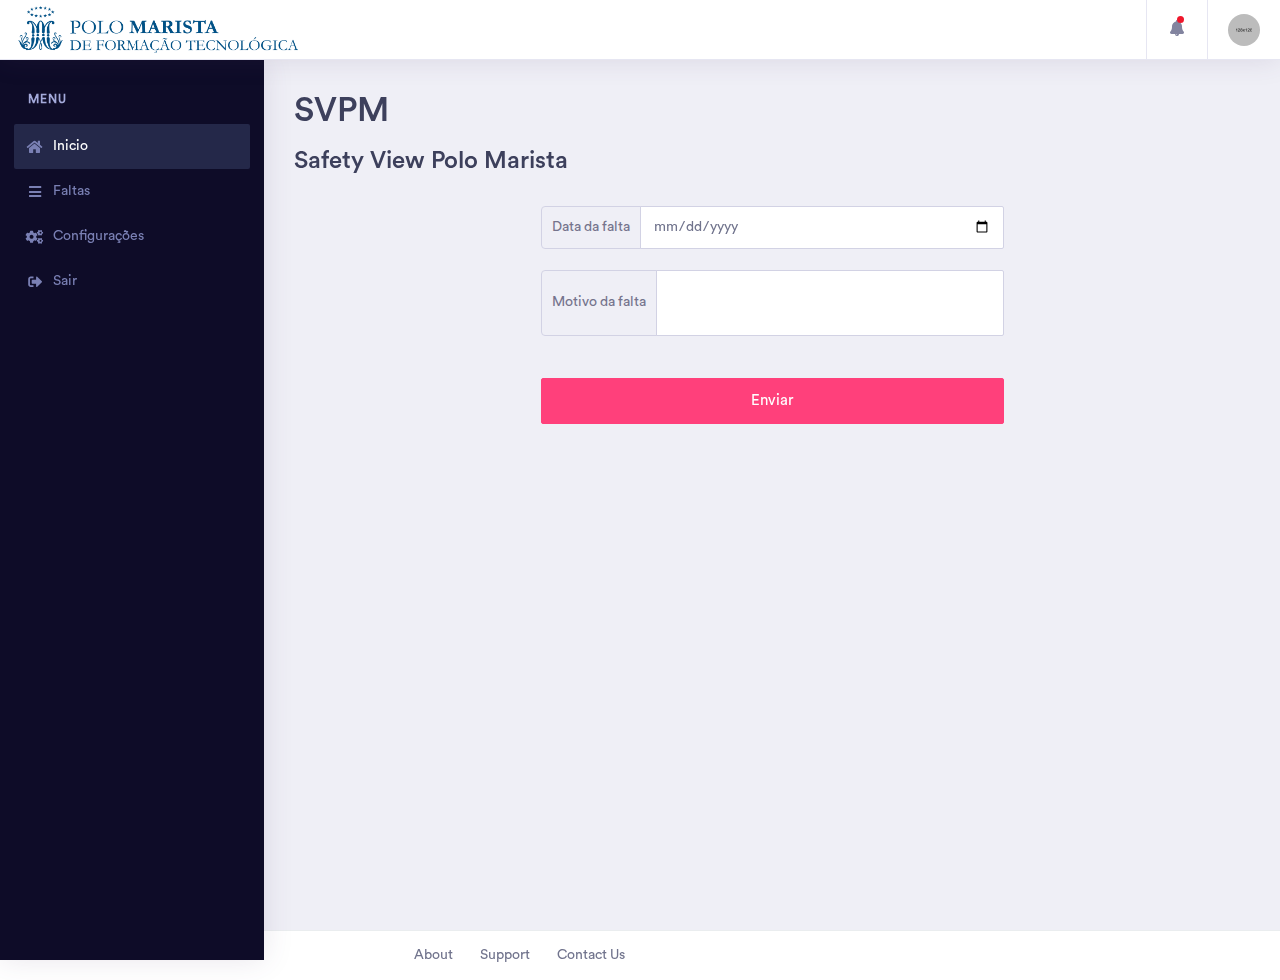
<file: sistema/add.html>
<!doctype html>
<html lang="en">
 
<head>
    <!-- Required meta tags -->
    <meta charset="utf-8">
    <meta name="viewport" content="width=device-width, initial-scale=1, shrink-to-fit=no">
    <!-- Bootstrap CSS -->
    <link rel="stylesheet" href="assets/vendor/bootstrap/css/bootstrap.min.css">
    <link href="assets/vendor/fonts/circular-std/style.css" rel="stylesheet">
    <link rel="stylesheet" href="assets/libs/css/style.css">
    <link rel="stylesheet" href="assets/vendor/fonts/fontawesome/css/fontawesome-all.css">
    <link rel="stylesheet" href="assets/vendor/charts/chartist-bundle/chartist.css">
    <link rel="stylesheet" href="assets/vendor/charts/morris-bundle/morris.css">
    <link rel="stylesheet" href="assets/vendor/fonts/material-design-iconic-font/css/materialdesignicons.min.css">
    <link rel="stylesheet" href="assets/vendor/charts/c3charts/c3.css">
    <link rel="stylesheet" href="assets/vendor/fonts/flag-icon-css/flag-icon.min.css">
    <title>Concept - Bootstrap 4 Admin Dashboard Template</title>
</head>

<body>
    <!-- ============================================================== -->
    <!-- main wrapper -->
    <!-- ============================================================== -->
    <div class="dashboard-main-wrapper">
        <!-- ============================================================== -->
        <!-- navbar -->
        <!-- ============================================================== -->
        <div class="dashboard-header">
            <nav class="navbar navbar-expand-lg bg-white fixed-top">
                <img class="logo" src="logo.png">
                <button class="navbar-toggler" type="button" data-toggle="collapse" data-target="#navbarSupportedContent" aria-controls="navbarSupportedContent" aria-expanded="false" aria-label="Toggle navigation">
                    <span class="navbar-toggler-icon"></span>
                </button>
                <div class="collapse navbar-collapse " id="navbarSupportedContent">
                    <ul class="navbar-nav ml-auto navbar-right-top">
                        <li class="nav-item">
                        </li>
                        <li class="nav-item dropdown notification">
                            <a class="nav-link nav-icons" href="#" id="navbarDropdownMenuLink1" data-toggle="dropdown" aria-haspopup="true" aria-expanded="false"><i class="fas fa-fw fa-bell"></i> <span class="indicator"></span></a>
                            <ul class="dropdown-menu dropdown-menu-right notification-dropdown">
                                <li>
                                    <div class="notification-title"> Notificações em Breve...</div>
                                    <div class="notification-list">
                                        <div class="list-group">
                                          
                                           
                                            <a href="#" class="list-group-item list-group-item-action">
                                                <div class="notification-info">
                                                    <div class="notification-list-user-img"><img src="assets/images/avatar-5.jpg" alt="" class="user-avatar-md rounded-circle"></div>
                                                    <div class="notification-list-user-block"><span class="notification-list-user-name">Barry Allen</span>Você não possui nenhuma falta no momento.
                                                        <div class="notification-date">2 min atrás</div>
                                                    </div>
                                                </div>
                                            </a>
                                        </div>
                                    </div>
                                </li>
                                <li>
                                    <div class="list-footer"> <a href="#">Ver Tudo</a></div>
                                </li>
                            </ul>
                        </li>
                        <li class="nav-item dropdown nav-user">
                            <a class="nav-link nav-user-img" href="#" id="navbarDropdownMenuLink2" data-toggle="dropdown" aria-haspopup="true" aria-expanded="false"><img src="assets/images/avatar-1.jpg" alt="" class="user-avatar-md rounded-circle"></a>
                            <div class="dropdown-menu dropdown-menu-right nav-user-dropdown" aria-labelledby="navbarDropdownMenuLink2">
                                <div class="nav-user-info">
                                    <h5 class="mb-0 text-white nav-user-name">Barry Allen </h5>
                                    <span class="status"></span><span class="ml-2">Online</span>
                                </div>
                                <a class="dropdown-item" href="#"><i class="fas fa-user mr-2"></i>Site Polo</a>
                                
                            </div>
                        </li>
                    </ul>
                </div>
            </nav>
        </div>
        <!-- ============================================================== -->
        <!-- end navbar -->
        <!-- ============================================================== -->
        <!-- ============================================================== -->
        <!-- left sidebar -->
        <!-- ============================================================== -->
        <div class="nav-left-sidebar sidebar-dark">
            <div class="menu-list">
                <nav class="navbar navbar-expand-lg navbar-light">
                    <a class="d-xl-none d-lg-none" href="#">Dashboard</a>
                    <button class="navbar-toggler" type="button" data-toggle="collapse" data-target="#navbarNav" aria-controls="navbarNav" aria-expanded="false" aria-label="Toggle navigation">
                        <span class="navbar-toggler-icon"></span>
                    </button>
                    <div class="collapse navbar-collapse" id="navbarNav">
                        <ul class="navbar-nav flex-column">
                            <li class="nav-divider">
                                Menu
                            </li>
                            <li class="nav-item ">
                                <a class="nav-link active" href="#"  ><i class="fa fa-fw fa-home"></i>Inicio</a>
                               
                            </li>
                            <li class="nav-item">
                                <a class="nav-link" href="#" ><i class="fa fa-fw fa-bars"></i>Faltas</a>
                                <div id="submenu-2" class="collapse submenu" style="">
                                </div>
                            </li>
                            <li class="nav-item">
                                <a class="nav-link" href="#"><i class="fas fa-fw fa-cogs"></i>Configurações</a>
                                <div id="submenu-3" class="collapse submenu" style="">
                             </div>
                            </li>
                            <li class="nav-item ">
                                <a class="nav-link" href="login/index.html" ><i class="fa fa-fw fa-sign-out-alt"></i>Sair</a>
                                <div id="submenu-4" class="collapse submenu" style="">
                                </div>
                            </li>
                         
                           
                                    </ul>
                                </div>
                            </li>
                        </ul>
                    </div>
                </nav>
            </div>
        </div>
        <!-- ============================================================== -->
        <!-- end left sidebar -->
        <!-- ============================================================== -->
        <!-- ============================================================== -->
        <!-- wrapper  -->
        <!-- ============================================================== -->
        <div class="dashboard-wrapper">
            <div class="dashboard-ecommerce">
                <div class="container-fluid dashboard-content ">
                    <!-- ============================================================== -->
                    <!-- pageheader  -->
                    <!-- ============================================================== -->
                    <div class="row">
                        <div class="col-xl-12 col-lg-12 col-md-12 col-sm-12 col-12">
                            <div class="page-header">
                                <h1>SVPM</h1>
                                <h2 class="pageheader-title">Safety View Polo Marista</h2>
                                
                                
                            </div>
                        </div>
                    </div>

                    <form method="" action="">
                        <div class="row">
                            <div class="col-xl-3 col-lg-6 col-md-6 col-sm-12 col-12">
                             
                            </div>
                            <!-- CAMPO1 -->
                            <div class="col-xl-6 col-lg-6 col-md-6 col-sm-12 col-12">
                              <div class="input-group">
                                  <div class="input-group-prepend">
                                    <span class="input-group-text">Data da falta</span>
                                  </div>
                                  <input type="date" aria-label="First name" class="form-control">
                                </div>
                            </div>
                        </div>
                        <br>
                        <div class="row">
                             <div class="col-xl-3 col-lg-6 col-md-6 col-sm-12 col-12">
                             
                            </div>
                            <!-- CAMPO1 -->
                            <div class="col-xl-6 col-lg-6 col-md-6 col-sm-12 col-12">
                            <div class="input-group">
                                  <div class="input-group-prepend">
                                    <span class="input-group-text">Motivo da falta</span>
                                  </div>
                                  <textarea class="form-control" aria-label="With textarea" style="resize: none;"></textarea>
                                </div>
                            </div>
                            
                        </div> 
                        <br><br>
                        <div class="row">
                              <div class="col-xl-3 col-lg-6 col-md-6 col-sm-12 col-12">
                             
                            </div>
                            <!-- CAMPO1 -->
                            <div class="col-xl-6 col-lg-6 col-md-6 col-sm-12 col-12">
                            <div class="input-group">
                                <input type="submit" class="btn btn-secondary btn-lg btn-block" value="Enviar">
                                </div>
                            </div>
                            
                        </div> 
                      
                        </form>                     
                    </div>
                </div>
            </div>
            <!-- ============================================================== -->
            <!-- footer -->
            <!-- ============================================================== -->
            <div class="footer">
                <div class="container-fluid">
                    <div class="row">
                        
                        <div class="col-xl-6 col-lg-6 col-md-6 col-sm-12 col-12">
                            <div class="text-md-right footer-links d-none d-sm-block">
                                <a href="javascript: void(0);">About</a>
                                <a href="javascript: void(0);">Support</a>
                                <a href="javascript: void(0);">Contact Us</a>
                            </div>
                        </div>
                    </div>
                </div>
            </div>
            <!-- ============================================================== -->
            <!-- end footer -->
            <!-- ============================================================== -->
        </div>
        <!-- ============================================================== -->
        <!-- end wrapper  -->
        <!-- ============================================================== -->
    </div>
    <!-- ============================================================== -->
    <!-- end main wrapper  -->
    <!-- ============================================================== -->
    <!-- Optional JavaScript -->
    <!-- jquery 3.3.1 -->
    <script src="assets/vendor/jquery/jquery-3.3.1.min.js"></script>
    <!-- bootstap bundle js -->
    <script src="assets/vendor/bootstrap/js/bootstrap.bundle.js"></script>
    <!-- slimscroll js -->
    <script src="assets/vendor/slimscroll/jquery.slimscroll.js"></script>
    <!-- main js -->
    <script src="assets/libs/js/main-js.js"></script>
    <!-- chart chartist js -->
    <script src="assets/vendor/charts/chartist-bundle/chartist.min.js"></script>
    <!-- sparkline js -->
    <script src="assets/vendor/charts/sparkline/jquery.sparkline.js"></script>
    <!-- morris js -->
    <script src="assets/vendor/charts/morris-bundle/raphael.min.js"></script>
    <script src="assets/vendor/charts/morris-bundle/morris.js"></script>
    <!-- chart c3 js -->
    <script src="assets/vendor/charts/c3charts/c3.min.js"></script>
    <script src="assets/vendor/charts/c3charts/d3-5.4.0.min.js"></script>
    <script src="assets/vendor/charts/c3charts/C3chartjs.js"></script>
    <script src="assets/libs/js/dashboard-ecommerce.js"></script>
</body>
 
</html>
</file>
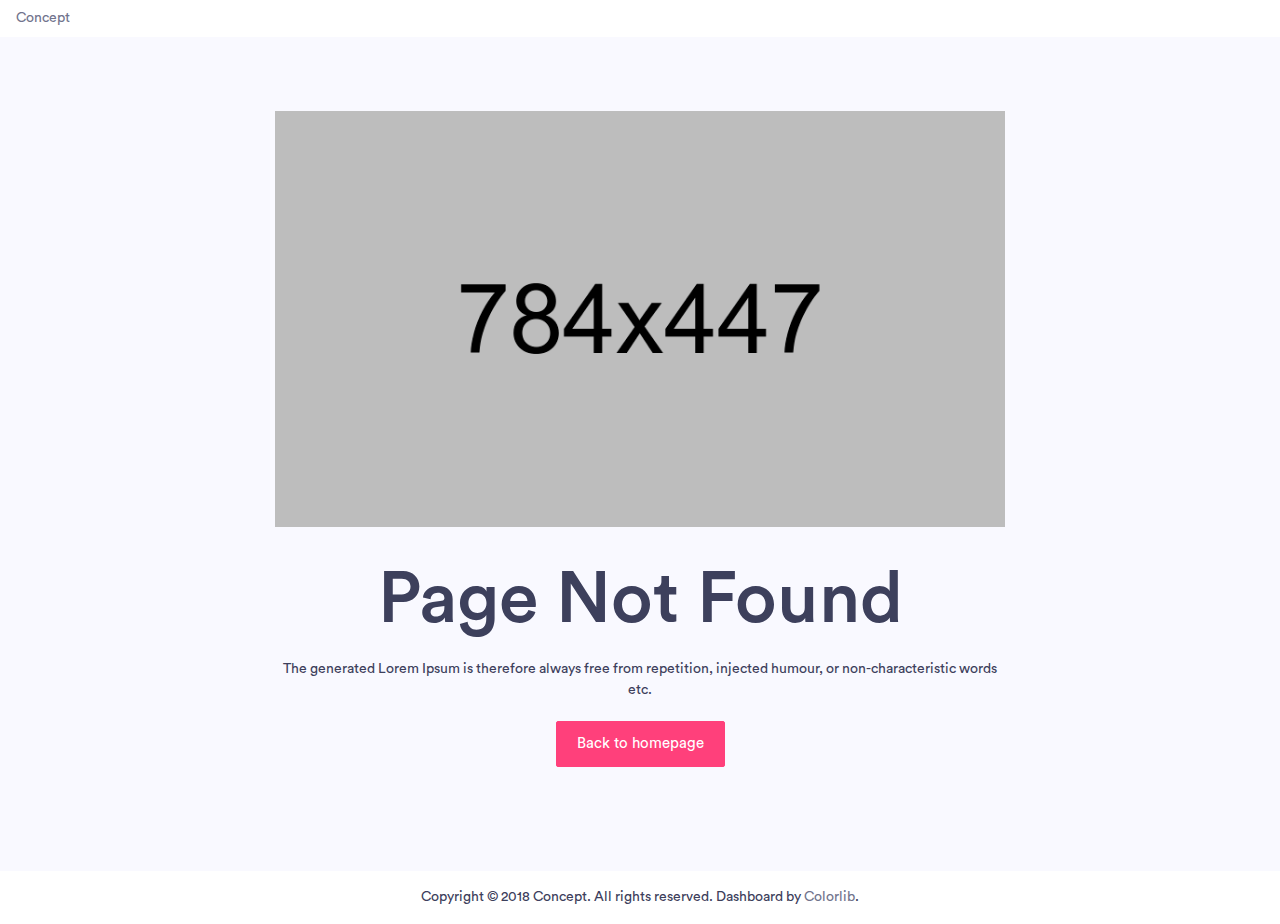
<file: sistema/pages/404-page.html>
<!doctype html>
<html lang="en">
 
<head>
    <!-- Required meta tags -->
    <meta charset="utf-8">
    <meta name="viewport" content="width=device-width, initial-scale=1, shrink-to-fit=no">
    <title>Concept - Bootstrap 4 Admin Dashboard Template</title>
    <!-- Bootstrap CSS -->
    <link rel="stylesheet" href="../assets/vendor/bootstrap/css/bootstrap.min.css">
    <link href="../assets/vendor/fonts/circular-std/style.css" rel="stylesheet">
    <link rel="stylesheet" href="../assets/libs/css/style.css">
    <link rel="stylesheet" href="../assets/vendor/fonts/fontawesome/css/fontawesome-all.css">
</head>

<body>
    <!-- ============================================================== -->
    <!-- main wrapper -->
    <!-- ============================================================== -->
    <div class="dashboard-main-wrapper p-0">
        <!-- ============================================================== -->
        <!-- navbar -->
        <!-- ============================================================== -->
        <nav class="navbar navbar-expand dashboard-top-header bg-white">
            <div class="container-fluid">
                <!-- ============================================================== -->
                <!-- brand logo -->
                <!-- ============================================================== -->
                <div class="dashboard-nav-brand">
                    <a class="dashboard-logo" href="../index.html">Concept</a>
                </div>
                <!-- ============================================================== -->
                <!-- end brand logo -->
                <!-- ============================================================== -->
            </div>
        </nav>
        <!-- ============================================================== -->
        <!-- end navbar -->
        <!-- ============================================================== -->
        <!-- ============================================================== -->
        <!-- wrapper  -->
        <!-- ============================================================== -->
        <div class="bg-light text-center">
            <div class="container">
                <div class="row">
                    <div class="offset-xl-2 col-xl-8 offset-lg-2 col-lg-8 col-md-12 col-sm-12 col-12">
                        <div class="error-section">
                            <img src="../assets/images/error-img.png" alt="" class="img-fluid">
                            <div class="error-section-content">
                                <h1 class="display-3">Page Not Found</h1>
                                <p> The generated Lorem Ipsum is therefore always free from repetition, injected humour, or non-characteristic words etc.</p>
                                <a href="../index.html" class="btn btn-secondary btn-lg">Back to homepage</a>
                            </div>
                        </div>
                    </div>
                </div>
            </div>
            <!-- ============================================================== -->
            <!-- footer -->
            <!-- ============================================================== -->
            <div class="bg-white p-3">
                <div class="container-fluid">
                    <div class="row">
                        <div class="col-xl-12 col-lg-12 col-md-12 col-sm-12 col-12 text-dark text-center">
                            Copyright © 2018 Concept. All rights reserved. Dashboard by <a href="https://colorlib.com/wp/">Colorlib</a>.
                        </div>
                    </div>
                </div>
            </div>
            <!-- ============================================================== -->
            <!-- end footer -->
            <!-- ============================================================== -->
            <!-- ============================================================== -->
            <!-- end wrapper -->
            <!-- ============================================================== -->
            <!-- ============================================================== -->
            <!-- end footer -->
            <!-- ============================================================== -->
        </div>
    </div>
    <!-- ============================================================== -->
    <!-- end main wrapper -->
    <!-- ============================================================== -->
    <!-- ============================================================== -->
    <!-- end main wrapper -->
    <!-- ============================================================== -->
    <!-- Optional JavaScript -->
    <script src="../assets/vendor/jquery/jquery-3.3.1.min.js"></script>
    <script src="../assets/vendor/bootstrap/js/bootstrap.bundle.js"></script>
    <script src="../assets/vendor/slimscroll/jquery.slimscroll.js"></script>
    <script src="../assets/libs/js/main-js.js"></script>
</body>
 
</html>
</file>
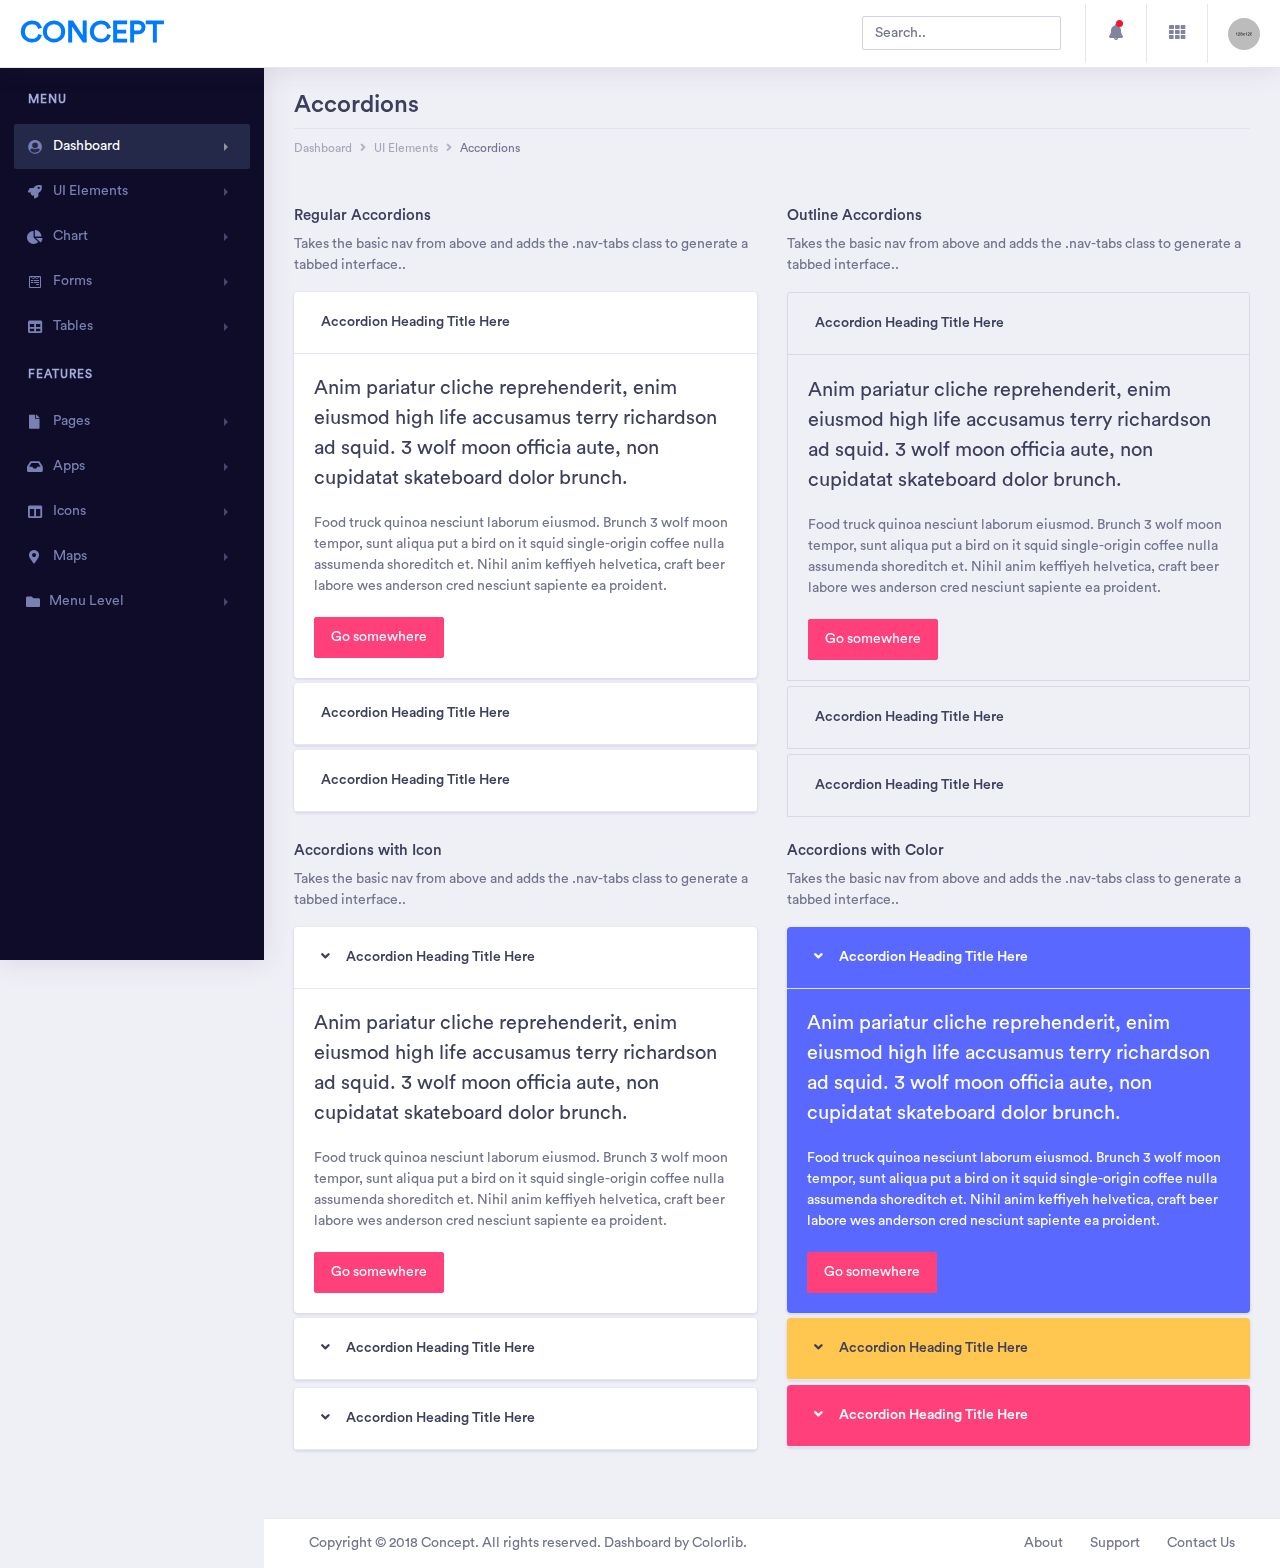
<file: sistema/pages/accordions.html>
<!doctype html>
<html lang="en">
 
<head>
    <!-- Required meta tags -->
    <meta charset="utf-8">
    <meta name="viewport" content="width=device-width, initial-scale=1, shrink-to-fit=no">
    <title>Concept - Bootstrap 4 Admin Dashboard Template</title>
    <!-- Bootstrap CSS -->
    <link rel="stylesheet" href="../assets/vendor/bootstrap/css/bootstrap.min.css">
    <link href="../assets/vendor/fonts/circular-std/style.css" rel="stylesheet">
    <link rel="stylesheet" href="../assets/libs/css/style.css">
    <link rel="stylesheet" href="../assets/vendor/fonts/fontawesome/css/fontawesome-all.css">
</head>

<body>
    <!-- ============================================================== -->
    <!-- main wrapper -->
    <!-- ============================================================== -->
    <div class="dashboard-main-wrapper">
       <!-- ============================================================== -->
        <!-- navbar -->
        <!-- ============================================================== -->
        <div class="dashboard-header">
            <nav class="navbar navbar-expand-lg bg-white fixed-top">
                <a class="navbar-brand" href="../index.html">Concept</a>
                <button class="navbar-toggler" type="button" data-toggle="collapse" data-target="#navbarSupportedContent" aria-controls="navbarSupportedContent" aria-expanded="false" aria-label="Toggle navigation">
                    <span class="navbar-toggler-icon"></span>
                </button>
                <div class="collapse navbar-collapse" id="navbarSupportedContent">
                    <ul class="navbar-nav ml-auto navbar-right-top">
                        <li class="nav-item">
                            <div id="custom-search" class="top-search-bar">
                                <input class="form-control" type="text" placeholder="Search..">
                            </div>
                        </li>
                        <li class="nav-item dropdown notification">
                            <a class="nav-link nav-icons" href="#" id="navbarDropdownMenuLink1" data-toggle="dropdown" aria-haspopup="true" aria-expanded="false"><i class="fas fa-fw fa-bell"></i> <span class="indicator"></span></a>
                            <ul class="dropdown-menu dropdown-menu-right notification-dropdown">
                                <li>
                                    <div class="notification-title"> Notification</div>
                                    <div class="notification-list">
                                        <div class="list-group">
                                            <a href="#" class="list-group-item list-group-item-action active">
                                                <div class="notification-info">
                                                    <div class="notification-list-user-img"><img src="../assets/images/avatar-2.jpg" alt="" class="user-avatar-md rounded-circle"></div>
                                                    <div class="notification-list-user-block"><span class="notification-list-user-name">Jeremy Rakestraw</span>accepted your invitation to join the team.
                                                        <div class="notification-date">2 min ago</div>
                                                    </div>
                                                </div>
                                            </a>
                                            <a href="#" class="list-group-item list-group-item-action">
                                                <div class="notification-info">
                                                    <div class="notification-list-user-img"><img src="../assets/images/avatar-3.jpg" alt="" class="user-avatar-md rounded-circle"></div>
                                                    <div class="notification-list-user-block"><span class="notification-list-user-name">
John Abraham</span>is now following you
                                                        <div class="notification-date">2 days ago</div>
                                                    </div>
                                                </div>
                                            </a>
                                            <a href="#" class="list-group-item list-group-item-action">
                                                <div class="notification-info">
                                                    <div class="notification-list-user-img"><img src="../assets/images/avatar-4.jpg" alt="" class="user-avatar-md rounded-circle"></div>
                                                    <div class="notification-list-user-block"><span class="notification-list-user-name">Monaan Pechi</span> is watching your main repository
                                                        <div class="notification-date">2 min ago</div>
                                                    </div>
                                                </div>
                                            </a>
                                            <a href="#" class="list-group-item list-group-item-action">
                                                <div class="notification-info">
                                                    <div class="notification-list-user-img"><img src="../assets/images/avatar-5.jpg" alt="" class="user-avatar-md rounded-circle"></div>
                                                    <div class="notification-list-user-block"><span class="notification-list-user-name">Jessica Caruso</span>accepted your invitation to join the team.
                                                        <div class="notification-date">2 min ago</div>
                                                    </div>
                                                </div>
                                            </a>
                                        </div>
                                    </div>
                                </li>
                                <li>
                                    <div class="list-footer"> <a href="#">View all notifications</a></div>
                                </li>
                            </ul>
                        </li>
                        <li class="nav-item dropdown connection">
                            <a class="nav-link" href="#" id="navbarDropdown" role="button" data-toggle="dropdown" aria-haspopup="true" aria-expanded="false"> <i class="fas fa-fw fa-th"></i> </a>
                            <ul class="dropdown-menu dropdown-menu-right connection-dropdown">
                                <li class="connection-list">
                                    <div class="row">
                                        <div class="col-xl-4 col-lg-4 col-md-6 col-sm-12 col-12 ">
                                            <a href="#" class="connection-item"><img src="../assets/images/github.png" alt="" > <span>Github</span></a>
                                        </div>
                                        <div class="col-xl-4 col-lg-4 col-md-6 col-sm-12 col-12 ">
                                            <a href="#" class="connection-item"><img src="../assets/images/dribbble.png" alt="" > <span>Dribbble</span></a>
                                        </div>
                                        <div class="col-xl-4 col-lg-4 col-md-6 col-sm-12 col-12 ">
                                            <a href="#" class="connection-item"><img src="../assets/images/dropbox.png" alt="" > <span>Dropbox</span></a>
                                        </div>
                                    </div>
                                    <div class="row">
                                        <div class="col-xl-4 col-lg-4 col-md-6 col-sm-12 col-12 ">
                                            <a href="#" class="connection-item"><img src="../assets/images/bitbucket.png" alt=""> <span>Bitbucket</span></a>
                                        </div>
                                        <div class="col-xl-4 col-lg-4 col-md-6 col-sm-12 col-12 ">
                                            <a href="#" class="connection-item"><img src="../assets/images/mail_chimp.png" alt="" ><span>Mail chimp</span></a>
                                        </div>
                                        <div class="col-xl-4 col-lg-4 col-md-6 col-sm-12 col-12 ">
                                            <a href="#" class="connection-item"><img src="../assets/images/slack.png" alt="" > <span>Slack</span></a>
                                        </div>
                                    </div>
                                </li>
                                <li>
                                    <div class="conntection-footer"><a href="#">More</a></div>
                                </li>
                            </ul>
                        </li>
                        <li class="nav-item dropdown nav-user">
                            <a class="nav-link nav-user-img" href="#" id="navbarDropdownMenuLink2" data-toggle="dropdown" aria-haspopup="true" aria-expanded="false"><img src="../assets/images/avatar-1.jpg" alt="" class="user-avatar-md rounded-circle"></a>
                            <div class="dropdown-menu dropdown-menu-right nav-user-dropdown" aria-labelledby="navbarDropdownMenuLink2">
                                <div class="nav-user-info">
                                    <h5 class="mb-0 text-white nav-user-name">
John Abraham</h5>
                                    <span class="status"></span><span class="ml-2">Available</span>
                                </div>
                                <a class="dropdown-item" href="#"><i class="fas fa-user mr-2"></i>Account</a>
                                <a class="dropdown-item" href="#"><i class="fas fa-cog mr-2"></i>Setting</a>
                                <a class="dropdown-item" href="#"><i class="fas fa-power-off mr-2"></i>Logout</a>
                            </div>
                        </li>
                    </ul>
                </div>
            </nav>
        </div>
        <!-- ============================================================== -->
        <!-- end navbar -->
        <!-- ============================================================== -->
        <!-- ============================================================== -->
        <!-- left sidebar -->
        <!-- ============================================================== -->
        <div class="nav-left-sidebar sidebar-dark">
            <div class="menu-list">
                <nav class="navbar navbar-expand-lg navbar-light">
                    <a class="d-xl-none d-lg-none" href="#">Dashboard</a>
                    <button class="navbar-toggler" type="button" data-toggle="collapse" data-target="#navbarNav" aria-controls="navbarNav" aria-expanded="false" aria-label="Toggle navigation">
                        <span class="navbar-toggler-icon"></span>
                    </button>
                    <div class="collapse navbar-collapse" id="navbarNav">
                        <ul class="navbar-nav flex-column">
                            <li class="nav-divider">
                                Menu
                            </li>
                            <li class="nav-item ">
                                <a class="nav-link active" href="#" data-toggle="collapse" aria-expanded="false" data-target="#submenu-1" aria-controls="submenu-1"><i class="fa fa-fw fa-user-circle"></i>Dashboard <span class="badge badge-success">6</span></a>
                                <div id="submenu-1" class="collapse submenu" style="">
                                    <ul class="nav flex-column">
                                        <li class="nav-item">
                                            <a class="nav-link" href="index.html" data-toggle="collapse" aria-expanded="false" data-target="#submenu-1-2" aria-controls="submenu-1-2">E-Commerce</a>
                                            <div id="submenu-1-2" class="collapse submenu" style="">
                                                <ul class="nav flex-column">
                                                    <li class="nav-item">
                                                        <a class="nav-link" href="../index.html">E Commerce Dashboard</a>
                                                    </li>
                                                    <li class="nav-item">
                                                        <a class="nav-link" href="../ecommerce-product.html">Product List</a>
                                                    </li>
                                                    <li class="nav-item">
                                                        <a class="nav-link" href="../ecommerce-product-single.html">Product Single</a>
                                                    </li>
                                                    <li class="nav-item">
                                                        <a class="nav-link" href="../ecommerce-product-checkout.html">Product Checkout</a>
                                                    </li>
                                                </ul>
                                            </div>
                                        </li>
                                        <li class="nav-item">
                                            <a class="nav-link" href="../dashboard-finance.html">Finance</a>
                                        </li>
                                        <li class="nav-item">
                                            <a class="nav-link" href="../dashboard-sales.html">Sales</a>
                                        </li>
                                        <li class="nav-item">
                                            <a class="nav-link" href="#" data-toggle="collapse" aria-expanded="false" data-target="#submenu-1-1" aria-controls="submenu-1-1">Infulencer</a>
                                            <div id="submenu-1-1" class="collapse submenu" style="">
                                                <ul class="nav flex-column">
                                                    <li class="nav-item">
                                                        <a class="nav-link" href="../dashboard-influencer.html">Influencer</a>
                                                    </li>
                                                    <li class="nav-item">
                                                        <a class="nav-link" href="../influencer-finder.html">Influencer Finder</a>
                                                    </li>
                                                    <li class="nav-item">
                                                        <a class="nav-link" href="../influencer-profile.html">Influencer Profile</a>
                                                    </li>
                                                </ul>
                                            </div>
                                        </li>
                                    </ul>
                                </div>
                            </li>
                            <li class="nav-item">
                                <a class="nav-link" href="#" data-toggle="collapse" aria-expanded="false" data-target="#submenu-2" aria-controls="submenu-2"><i class="fa fa-fw fa-rocket"></i>UI Elements</a>
                                <div id="submenu-2" class="collapse submenu" style="">
                                    <ul class="nav flex-column">
                                        <li class="nav-item">
                                            <a class="nav-link" href="cards.html">Cards <span class="badge badge-secondary">New</span></a>
                                        </li>
                                        <li class="nav-item">
                                            <a class="nav-link" href="general.html">General</a>
                                        </li>
                                        <li class="nav-item">
                                            <a class="nav-link" href="carousel.html">Carousel</a>
                                        </li>
                                        <li class="nav-item">
                                            <a class="nav-link" href="listgroup.html">List Group</a>
                                        </li>
                                        <li class="nav-item">
                                            <a class="nav-link" href="typography.html">Typography</a>
                                        </li>
                                        <li class="nav-item">
                                            <a class="nav-link" href="accordions.html">Accordions</a>
                                        </li>
                                        <li class="nav-item">
                                            <a class="nav-link" href="tabs.html">Tabs</a>
                                        </li>
                                    </ul>
                                </div>
                            </li>
                            <li class="nav-item">
                                <a class="nav-link" href="#" data-toggle="collapse" aria-expanded="false" data-target="#submenu-3" aria-controls="submenu-3"><i class="fas fa-fw fa-chart-pie"></i>Chart</a>
                                <div id="submenu-3" class="collapse submenu" style="">
                                    <ul class="nav flex-column">
                                        <li class="nav-item">
                                            <a class="nav-link" href="chart-c3.html">C3 Charts</a>
                                        </li>
                                        <li class="nav-item">
                                            <a class="nav-link" href="chart-chartist.html">Chartist Charts</a>
                                        </li>
                                        <li class="nav-item">
                                            <a class="nav-link" href="chart-charts.html">Chart</a>
                                        </li>
                                        <li class="nav-item">
                                            <a class="nav-link" href="chart-morris.html">Morris</a>
                                        </li>
                                        <li class="nav-item">
                                            <a class="nav-link" href="chart-sparkline.html">Sparkline</a>
                                        </li>
                                        <li class="nav-item">
                                            <a class="nav-link" href="chart-gauge.html">Guage</a>
                                        </li>
                                    </ul>
                                </div>
                            </li>
                            <li class="nav-item ">
                                <a class="nav-link" href="#" data-toggle="collapse" aria-expanded="false" data-target="#submenu-4" aria-controls="submenu-4"><i class="fab fa-fw fa-wpforms"></i>Forms</a>
                                <div id="submenu-4" class="collapse submenu" style="">
                                    <ul class="nav flex-column">
                                        <li class="nav-item">
                                            <a class="nav-link" href="form-elements.html">Form Elements</a>
                                        </li>
                                        <li class="nav-item">
                                            <a class="nav-link" href="form-validation.html">Parsely Validations</a>
                                        </li>
                                        <li class="nav-item">
                                            <a class="nav-link" href="multiselect.html">Multiselect</a>
                                        </li>
                                    </ul>
                                </div>
                            </li>
                            <li class="nav-item">
                                <a class="nav-link" href="#" data-toggle="collapse" aria-expanded="false" data-target="#submenu-5" aria-controls="submenu-5"><i class="fas fa-fw fa-table"></i>Tables</a>
                                <div id="submenu-5" class="collapse submenu" style="">
                                    <ul class="nav flex-column">
                                        <li class="nav-item">
                                            <a class="nav-link" href="general-table.html">General Tables</a>
                                        </li>
                                        <li class="nav-item">
                                            <a class="nav-link" href="data-tables.html">Data Tables</a>
                                        </li>
                                    </ul>
                                </div>
                            </li>
                            <li class="nav-divider">
                                Features
                            </li>
                            <li class="nav-item">
                                <a class="nav-link" href="#" data-toggle="collapse" aria-expanded="false" data-target="#submenu-6" aria-controls="submenu-6"><i class="fas fa-fw fa-file"></i>Pages</a>
                                <div id="submenu-6" class="collapse submenu" style="">
                                    <ul class="nav flex-column">
                                        <li class="nav-item">
                                            <a class="nav-link" href="invoice.html">Invoice</a>
                                        </li>
                                        <li class="nav-item">
                                            <a class="nav-link" href="blank-page.html">Blank Page</a>
                                        </li>
                                        <li class="nav-item">
                                            <a class="nav-link" href="blank-page-header.html">Blank Page Header</a>
                                        </li>
                                        <li class="nav-item">
                                            <a class="nav-link" href="login.html">Login</a>
                                        </li>
                                        <li class="nav-item">
                                            <a class="nav-link" href="404-page.html">404 page</a>
                                        </li>
                                        <li class="nav-item">
                                            <a class="nav-link" href="sign-up.html">Sign up Page</a>
                                        </li>
                                        <li class="nav-item">
                                            <a class="nav-link" href="forgot-password.html">Forgot Password</a>
                                        </li>
                                        <li class="nav-item">
                                            <a class="nav-link" href="pricing.html">Pricing Tables</a>
                                        </li>
                                        <li class="nav-item">
                                            <a class="nav-link" href="timeline.html">Timeline</a>
                                        </li>
                                        <li class="nav-item">
                                            <a class="nav-link" href="calendar.html">Calendar</a>
                                        </li>
                                        <li class="nav-item">
                                            <a class="nav-link" href="sortable-nestable-lists.html">Sortable/Nestable List</a>
                                        </li>
                                       <li class="nav-item">
                                            <a class="nav-link" href="widgets.html">Widgets</a>
                                        </li>
                                        <li class="nav-item">
                                            <a class="nav-link" href="media-object.html">Media Objects</a>
                                        </li>
                                        <li class="nav-item">
                                            <a class="nav-link" href="cropper-image.html">Cropper</a>
                                        </li>
                                        <li class="nav-item">
                                            <a class="nav-link" href="color-picker.html">Color Picker</a>
                                        </li>
                                    </ul>
                                </div>
                            </li>
                            <li class="nav-item">
                                <a class="nav-link" href="#" data-toggle="collapse" aria-expanded="false" data-target="#submenu-7" aria-controls="submenu-7"><i class="fas fa-fw fa-inbox"></i>Apps <span class="badge badge-secondary">New</span></a>
                                <div id="submenu-7" class="collapse submenu" style="">
                                    <ul class="nav flex-column">
                                        <li class="nav-item">
                                            <a class="nav-link" href="inbox.html">Inbox</a>
                                        </li>
                                        <li class="nav-item">
                                            <a class="nav-link" href="email-details.html">Email Detail</a>
                                        </li>
                                        <li class="nav-item">
                                            <a class="nav-link" href="email-compose.html">Email Compose</a>
                                        </li>
                                        <li class="nav-item">
                                            <a class="nav-link" href="message-chat.html">Message Chat</a>
                                        </li>
                                    </ul>
                                </div>
                            </li>
                            <li class="nav-item">
                                <a class="nav-link" href="#" data-toggle="collapse" aria-expanded="false" data-target="#submenu-8" aria-controls="submenu-8"><i class="fas fa-fw fa-columns"></i>Icons</a>
                                <div id="submenu-8" class="collapse submenu" style="">
                                    <ul class="nav flex-column">
                                        <li class="nav-item">
                                            <a class="nav-link" href="icon-fontawesome.html">FontAwesome Icons</a>
                                        </li>
                                        <li class="nav-item">
                                            <a class="nav-link" href="icon-material.html">Material Icons</a>
                                        </li>
                                        <li class="nav-item">
                                            <a class="nav-link" href="icon-simple-lineicon.html">Simpleline Icon</a>
                                        </li>
                                        <li class="nav-item">
                                            <a class="nav-link" href="icon-themify.html">Themify Icon</a>
                                        </li>
                                        <li class="nav-item">
                                            <a class="nav-link" href="icon-flag.html">Flag Icons</a>
                                        </li>
                                        <li class="nav-item">
                                            <a class="nav-link" href="icon-weather.html">Weather Icon</a>
                                        </li>
                                    </ul>
                                </div>
                            </li>
                            <li class="nav-item">
                                <a class="nav-link" href="#" data-toggle="collapse" aria-expanded="false" data-target="#submenu-9" aria-controls="submenu-9"><i class="fas fa-fw fa-map-marker-alt"></i>Maps</a>
                                <div id="submenu-9" class="collapse submenu" style="">
                                    <ul class="nav flex-column">
                                        <li class="nav-item">
                                            <a class="nav-link" href="map-google.html">Google Maps</a>
                                        </li>
                                        <li class="nav-item">
                                            <a class="nav-link" href="map-vector.html">Vector Maps</a>
                                        </li>
                                    </ul>
                                </div>
                            </li>
                            <li class="nav-item">
                                <a class="nav-link" href="#" data-toggle="collapse" aria-expanded="false" data-target="#submenu-10" aria-controls="submenu-10"><i class="fas fa-f fa-folder"></i>Menu Level</a>
                                <div id="submenu-10" class="collapse submenu" style="">
                                    <ul class="nav flex-column">
                                        <li class="nav-item">
                                            <a class="nav-link" href="#">Level 1</a>
                                        </li>
                                        <li class="nav-item">
                                            <a class="nav-link" href="#" data-toggle="collapse" aria-expanded="false" data-target="#submenu-11" aria-controls="submenu-11">Level 2</a>
                                            <div id="submenu-11" class="collapse submenu" style="">
                                                <ul class="nav flex-column">
                                                    <li class="nav-item">
                                                        <a class="nav-link" href="#">Level 1</a>
                                                    </li>
                                                    <li class="nav-item">
                                                        <a class="nav-link" href="#">Level 2</a>
                                                    </li>
                                                </ul>
                                            </div>
                                        </li>
                                        <li class="nav-item">
                                            <a class="nav-link" href="#">Level 3</a>
                                        </li>
                                    </ul>
                                </div>
                            </li>
                        </ul>
                    </div>
                </nav>
            </div>
        </div>
        <!-- ============================================================== -->
        <!-- end left sidebar -->
        <!-- ============================================================== -->
        <!-- ============================================================== -->
        <!-- wrapper  -->
        <!-- ============================================================== -->
        <div class="dashboard-wrapper">
            <div class="container-fluid dashboard-content">
                <!-- ============================================================== -->
                <!-- pageheader -->
                <!-- ============================================================== -->
                <div class="row">
                    <div class="col-xl-12 col-lg-12 col-md-12 col-sm-12 col-12">
                        <div class="page-header">
                            <h2 class="pageheader-title">Accordions </h2>
                            <p class="pageheader-text">Proin placerat ante duiullam scelerisque a velit ac porta, fusce sit amet vestibulum mi. Morbi lobortis pulvinar quam.</p>
                            <div class="page-breadcrumb">
                                <nav aria-label="breadcrumb">
                                    <ol class="breadcrumb">
                                        <li class="breadcrumb-item"><a href="#" class="breadcrumb-link">Dashboard</a></li>
                                        <li class="breadcrumb-item"><a href="#" class="breadcrumb-link">UI Elements</a></li>
                                        <li class="breadcrumb-item active" aria-current="page">Accordions</li>
                                    </ol>
                                </nav>
                            </div>
                        </div>
                    </div>
                </div>
                <!-- ============================================================== -->
                <!-- end pageheader -->
                <!-- ============================================================== -->
                <!-- ============================================================== -->
                <!-- accrodions -->
                <!-- ============================================================== -->
             
                    <div class="row">
                        <!-- ============================================================== -->
                        <!-- accrodions style one -->
                        <!-- ============================================================== -->
                        <div class="col-xl-6 col-lg-6 col-md-12 col-sm-12 col-12">
                            <div class="section-block">
                                <h5 class="section-title">Regular Accordions</h5>
                                <p>Takes the basic nav from above and adds the .nav-tabs class to generate a tabbed interface..</p>
                            </div>
                            <div class="accrodion-regular">
                                <div id="accordion">
                                    <div class="card">
                                        <div class="card-header" id="headingOne">
                                            <h5 class="mb-0">
                                               <button class="btn btn-link" data-toggle="collapse" data-target="#collapseOne" aria-expanded="true" aria-controls="collapseOne">
                                               Accordion Heading Title Here
                                               </button>
                                              </h5>
                                        </div>
                                        <div id="collapseOne" class="collapse show" aria-labelledby="headingOne" data-parent="#accordion">
                                            <div class="card-body">
                                                <p class="lead"> Anim pariatur cliche reprehenderit, enim eiusmod high life accusamus terry richardson ad squid. 3 wolf moon officia aute, non cupidatat skateboard dolor brunch.</p>
                                                <p> Food truck quinoa nesciunt laborum eiusmod. Brunch 3 wolf moon tempor, sunt aliqua put a bird on it squid single-origin coffee nulla assumenda shoreditch et. Nihil anim keffiyeh helvetica, craft beer labore wes anderson cred nesciunt sapiente ea proident.</p>
                                                <a href="#" class="btn btn-secondary">Go somewhere</a>
                                            </div>
                                        </div>
                                    </div>
                                    <div class="card">
                                        <div class="card-header" id="headingTwo">
                                            <h5 class="mb-0">
                                               <button class="btn btn-link collapsed" data-toggle="collapse" data-target="#collapseTwo" aria-expanded="false" aria-controls="collapseTwo">
                                                Accordion Heading Title Here
                                             </button>       </h5>
                                        </div>
                                        <div id="collapseTwo" class="collapse" aria-labelledby="headingTwo" data-parent="#accordion">
                                            <div class="card-body">
                                                Nihil anim keffiyeh helvetica, craft beer labore wes anderson cred nesciunt sapiente ea proident. Ad vegan excepteur butcher vice lomo. Leggings occaecat craft beer farm-to-table, raw denim aesthetic synth nesciunt you probably haven't heard of them accusamus labore sustainable VHS.
                                            </div>
                                        </div>
                                    </div>
                                    <div class="card">
                                        <div class="card-header" id="headingThree">
                                            <h5 class="mb-0">
                            <button class="btn btn-link collapsed" data-toggle="collapse" data-target="#collapseThree" aria-expanded="false" aria-controls="collapseThree">
                                 Accordion Heading Title Here
                                             </button>
                                                       </h5>
                                        </div>
                                        <div id="collapseThree" class="collapse" aria-labelledby="headingThree" data-parent="#accordion">
                                            <div class="card-body">
                                                Brunch 3 wolf moon tempor, sunt aliqua put a bird on it squid single-origin coffee nulla assumenda shoreditch et. Nihil anim keffiyeh helvetica, craft beer labore wes anderson cred nesciunt sapiente ea proident. Ad vegan excepteur butcher vice lomo. Leggings occaecat craft beer farm-to-tabhetic synth nesciunt you probably haven't heard of them accusamus labore sustainable VHS.
                                            </div>
                                        </div>
                                    </div>
                                </div>
                            </div>
                        </div>
                        <!-- ============================================================== -->
                        <!-- end accrodions style one -->
                        <!-- ============================================================== -->
                        <!-- ============================================================== -->
                        <!-- accrodions style two -->
                        <!-- ============================================================== -->
                        <div class="col-xl-6 col-lg-6 col-md-12 col-sm-12 col-12">
                            <div class="section-block">
                                <h5 class="section-title">Outline Accordions</h5>
                                <p>Takes the basic nav from above and adds the .nav-tabs class to generate a tabbed interface..</p>
                            </div>
                            <div class="accrodion-outline">
                                <div id="accordion2">
                                    <div class="card">
                                        <div class="card-header" id="headingFour">
                                            <h5 class="mb-0">
                                               <button class="btn btn-link" data-toggle="collapse" data-target="#collapseFour" aria-expanded="true" aria-controls="collapseFour">
                                               Accordion Heading Title Here
                                               </button>
                                              </h5>
                                        </div>
                                        <div id="collapseFour" class="collapse show" aria-labelledby="headingFour" data-parent="#accordion2">
                                            <div class="card-body">
                                                <p class="lead"> Anim pariatur cliche reprehenderit, enim eiusmod high life accusamus terry richardson ad squid. 3 wolf moon officia aute, non cupidatat skateboard dolor brunch.</p>
                                                <p> Food truck quinoa nesciunt laborum eiusmod. Brunch 3 wolf moon tempor, sunt aliqua put a bird on it squid single-origin coffee nulla assumenda shoreditch et. Nihil anim keffiyeh helvetica, craft beer labore wes anderson cred nesciunt sapiente ea proident.</p>
                                                <a href="#" class="btn btn-secondary">Go somewhere</a>
                                            </div>
                                        </div>
                                    </div>
                                    <div class="card">
                                        <div class="card-header" id="headingFive">
                                            <h5 class="mb-0">
                                               <button class="btn btn-link collapsed" data-toggle="collapse" data-target="#collapseFive" aria-expanded="false" aria-controls="collapseFive">
                                                Accordion Heading Title Here
                                             </button>       </h5>
                                        </div>
                                        <div id="collapseFive" class="collapse" aria-labelledby="headingFive" data-parent="#accordion2">
                                            <div class="card-body">
                                                Nihil anim keffiyeh helvetica, craft beer labore wes anderson cred nesciunt sapiente ea proident. Ad vegan excepteur butcher vice lomo. Leggings occaecat craft beer farm-to-table, raw denim aesthetic synth nesciunt you probably haven't heard of them accusamus labore sustainable VHS.
                                            </div>
                                        </div>
                                    </div>
                                    <div class="card">
                                        <div class="card-header" id="headingSix">
                                            <h5 class="mb-0">
                            <button class="btn btn-link collapsed" data-toggle="collapse" data-target="#collapseSix" aria-expanded="false" aria-controls="collapseSix">
                                 Accordion Heading Title Here
                                             </button>
                                                       </h5>
                                        </div>
                                        <div id="collapseSix" class="collapse" aria-labelledby="headingSix" data-parent="#accordion2">
                                            <div class="card-body">
                                                Brunch 3 wolf moon tempor, sunt aliqua put a bird on it squid single-origin coffee nulla assumenda shoreditch et. Nihil anim keffiyeh helvetica, craft beer labore wes anderson cred nesciunt sapiente ea proident. Ad vegan excepteur butcher vice lomo. Leggings occaecat craft beer farm-to-tabhetic synth nesciunt you probably haven't heard of them accusamus labore sustainable VHS.
                                            </div>
                                        </div>
                                    </div>
                                </div>
                            </div>
                        </div>
                        <!-- ============================================================== -->
                        <!-- end accrodions style two -->
                        <!-- ============================================================== -->
                        <!-- ============================================================== -->
                        <!-- accrodions style three -->
                        <!-- ============================================================== -->
                        <div class="col-xl-6 col-lg-6 col-md-12 col-sm-12 col-12">
                            <div class="section-block">
                                <h5 class="section-title">Accordions with Icon</h5>
                                <p>Takes the basic nav from above and adds the .nav-tabs class to generate a tabbed interface..</p>
                            </div>
                            <div class="accrodion-regular">
                                <div id="accordion3">
                                    <div class="card">
                                        <div class="card-header" id="headingSeven">
                                            <h5 class="mb-0">
                                               <button class="btn btn-link" data-toggle="collapse" data-target="#collapseSeven" aria-expanded="true" aria-controls="collapseSeven">
                                                 <span class="fas fa-angle-down mr-3"></span>Accordion Heading Title Here
                                               </button>
                                              </h5>
                                        </div>
                                        <div id="collapseSeven" class="collapse show" aria-labelledby="headingSeven" data-parent="#accordion3">
                                            <div class="card-body">
                                                <p class="lead"> Anim pariatur cliche reprehenderit, enim eiusmod high life accusamus terry richardson ad squid. 3 wolf moon officia aute, non cupidatat skateboard dolor brunch.</p>
                                                <p> Food truck quinoa nesciunt laborum eiusmod. Brunch 3 wolf moon tempor, sunt aliqua put a bird on it squid single-origin coffee nulla assumenda shoreditch et. Nihil anim keffiyeh helvetica, craft beer labore wes anderson cred nesciunt sapiente ea proident.</p>
                                                <a href="#" class="btn btn-secondary">Go somewhere</a>
                                            </div>
                                        </div>
                                    </div>
                                    <div class="card mb-2">
                                        <div class="card-header" id="headingEight">
                                            <h5 class="mb-0">
                                               <button class="btn btn-link collapsed" data-toggle="collapse" data-target="#collapseEight" aria-expanded="false" aria-controls="collapseEight">
                                                 <span class="fas fa-angle-down mr-3"></span>Accordion Heading Title Here
                                             </button>       </h5>
                                        </div>
                                        <div id="collapseEight" class="collapse" aria-labelledby="headingEight" data-parent="#accordion3">
                                            <div class="card-body">
                                                Nihil anim keffiyeh helvetica, craft beer labore wes anderson cred nesciunt sapiente ea proident. Ad vegan excepteur butcher vice lomo. Leggings occaecat craft beer farm-to-table, raw denim aesthetic synth nesciunt you probably haven't heard of them accusamus labore sustainable VHS.
                                            </div>
                                        </div>
                                    </div>
                                    <div class="card mb-2">
                                        <div class="card-header" id="headingNine">
                                            <h5 class="mb-0">
                            <button class="btn btn-link collapsed" data-toggle="collapse" data-target="#collapseNine" aria-expanded="false" aria-controls="collapseNine">
                                  <span class="fas fa-angle-down mr-3"></span>Accordion Heading Title Here
                                             </button>
                                                       </h5>
                                        </div>
                                        <div id="collapseNine" class="collapse" aria-labelledby="headingNine" data-parent="#accordion3">
                                            <div class="card-body">
                                                Brunch 3 wolf moon tempor, sunt aliqua put a bird on it squid single-origin coffee nulla assumenda shoreditch et. Nihil anim keffiyeh helvetica, craft beer labore wes anderson cred nesciunt sapiente ea proident. Ad vegan excepteur butcher vice lomo. Leggings occaecat craft beer farm-to-tabhetic synth nesciunt you probably haven't heard of them accusamus labore sustainable VHS.
                                            </div>
                                        </div>
                                    </div>
                                </div>
                            </div>
                        </div>
                        <!-- ============================================================== -->
                        <!-- end accrodions style two -->
                        <!-- ============================================================== -->
                        <!-- ============================================================== -->
                        <!-- accrodions style four -->
                        <!-- ============================================================== -->
                        <div class="col-xl-6 col-lg-6 col-md-12 col-sm-12 col-12">
                            <div class="section-block">
                                <h5 class="section-title">Accordions with Color</h5>
                                <p>Takes the basic nav from above and adds the .nav-tabs class to generate a tabbed interface..</p>
                            </div>
                            <div class="accrodion-regular">
                                <div id="accordion4">
                                    <div class="card bg-primary">
                                        <div class="card-header" id="headingTen">
                                            <h5 class="mb-0">
                                               <button class="btn btn-link text-white" data-toggle="collapse" data-target="#collapseTen" aria-expanded="true" aria-controls="collapseTen">
                                                 <span class="fas fa-angle-down mr-3"></span>Accordion Heading Title Here
                                               </button>
                                              </h5>
                                        </div>
                                        <div id="collapseTen" class="collapse show" aria-labelledby="headingTen" data-parent="#accordion4">
                                            <div class="card-body">
                                                <p class="lead text-white"> Anim pariatur cliche reprehenderit, enim eiusmod high life accusamus terry richardson ad squid. 3 wolf moon officia aute, non cupidatat skateboard dolor brunch.</p>
                                                <p> Food truck quinoa nesciunt laborum eiusmod. Brunch 3 wolf moon tempor, sunt aliqua put a bird on it squid single-origin coffee nulla assumenda shoreditch et. Nihil anim keffiyeh helvetica, craft beer labore wes anderson cred nesciunt sapiente ea proident.</p>
                                                <a href="#" class="btn btn-secondary">Go somewhere</a>
                                            </div>
                                        </div>
                                    </div>
                                    <div class="card bg-brand ">
                                        <div class="card-header" id="headingEleven">
                                            <h5 class="mb-0">
                                               <button class="btn btn-link collapsed" data-toggle="collapse" data-target="#collapseEleven" aria-expanded="false" aria-controls="collapseEleven">
                                                 <span class="fas fa-angle-down mr-3"></span>Accordion Heading Title Here
                                             </button>       </h5>
                                        </div>
                                        <div id="collapseEleven" class="collapse" aria-labelledby="headingEleven" data-parent="#accordion4">
                                            <div class="card-body">
                                                Nihil anim keffiyeh helvetica, craft beer labore wes anderson cred nesciunt sapiente ea proident. Ad vegan excepteur butcher vice lomo. Leggings occaecat craft beer farm-to-table, raw denim aesthetic synth nesciunt you probably haven't heard of them accusamus labore sustainable VHS.
                                            </div>
                                        </div>
                                    </div>
                                    <div class="card bg-secondary">
                                        <div class="card-header" id="headingTwelve">
                                            <h5 class="mb-0">
                            <button class="btn btn-link collapsed text-white" data-toggle="collapse" data-target="#collapseTwelve" aria-expanded="false" aria-controls="collapseTwelve">
                                  <span class="fas fa-angle-down mr-3"></span>Accordion Heading Title Here
                                             </button>
                                                       </h5>
                                        </div>
                                        <div id="collapseTwelve" class="collapse" aria-labelledby="headingTwelve" data-parent="#accordion4">
                                            <div class="card-body">
                                                Brunch 3 wolf moon tempor, sunt aliqua put a bird on it squid single-origin coffee nulla assumenda shoreditch et. Nihil anim keffiyeh helvetica, craft beer labore wes anderson cred nesciunt sapiente ea proident. Ad vegan excepteur butcher vice lomo. Leggings occaecat craft beer farm-to-tabhetic synth nesciunt you probably haven't heard of them accusamus labore sustainable VHS.
                                            </div>
                                        </div>
                                    </div>
                                </div>
                            </div>
                        </div>
                        <!-- ============================================================== -->
                        <!-- end accrodions style four -->
                        <!-- ============================================================== -->
                    </div>
              
            </div>
            <!-- ============================================================== -->
            <!-- footer -->
            <!-- ============================================================== -->
            <div class="footer">
                <div class="container-fluid">
                    <div class="row">
                        <div class="col-xl-6 col-lg-6 col-md-12 col-sm-12 col-12">
                            Copyright © 2018 Concept. All rights reserved. Dashboard by <a href="https://colorlib.com/wp/">Colorlib</a>.
                        </div>
                        <div class="col-xl-6 col-lg-6 col-md-12 col-sm-12 col-12">
                            <div class="text-md-right footer-links d-none d-sm-block">
                                <a href="javascript: void(0);">About</a>
                                <a href="javascript: void(0);">Support</a>
                                <a href="javascript: void(0);">Contact Us</a>
                            </div>
                        </div>
                    </div>
                </div>
            </div>
            <!-- ============================================================== -->
            <!-- end footer -->
            <!-- ============================================================== -->
        </div>
        <!-- ============================================================== -->
        <!-- end wrapper -->
        <!-- ============================================================== -->
    </div>
    <!-- ============================================================== -->
    <!-- end main wrapper -->
    <!-- ============================================================== -->
    <!-- Optional JavaScript -->
    <script src="../assets/vendor/jquery/jquery-3.3.1.min.js"></script>
    <script src="../assets/vendor/bootstrap/js/bootstrap.bundle.js"></script>
    <script src="../assets/vendor/slimscroll/jquery.slimscroll.js"></script>
    <script src="../assets/libs/js/main-js.js"></script>
  
    <script>
    $('.collapse').on('shown.bs.collapse', function() {
        $(this).parent().find(".fa-angle-down").removeClass("fa-angle-down").addClass("fa-angle-up");
    }).on('hidden.bs.collapse', function() {
        $(this).parent().find(".fa-angle-up").removeClass("fa-angle-up").addClass("fa-angle-down");
    });

    $('.panel-heading a').click(function() {
        $('.panel-heading').removeClass('active');

        //If the panel was open and would be closed by this click, do not active it
        if (!$(this).closest('.panel').find('.panel-collapse').hasClass('in'))
            $(this).parents('.panel-heading').addClass('active');
    });
    </script>
</body>
 
</html>
</file>
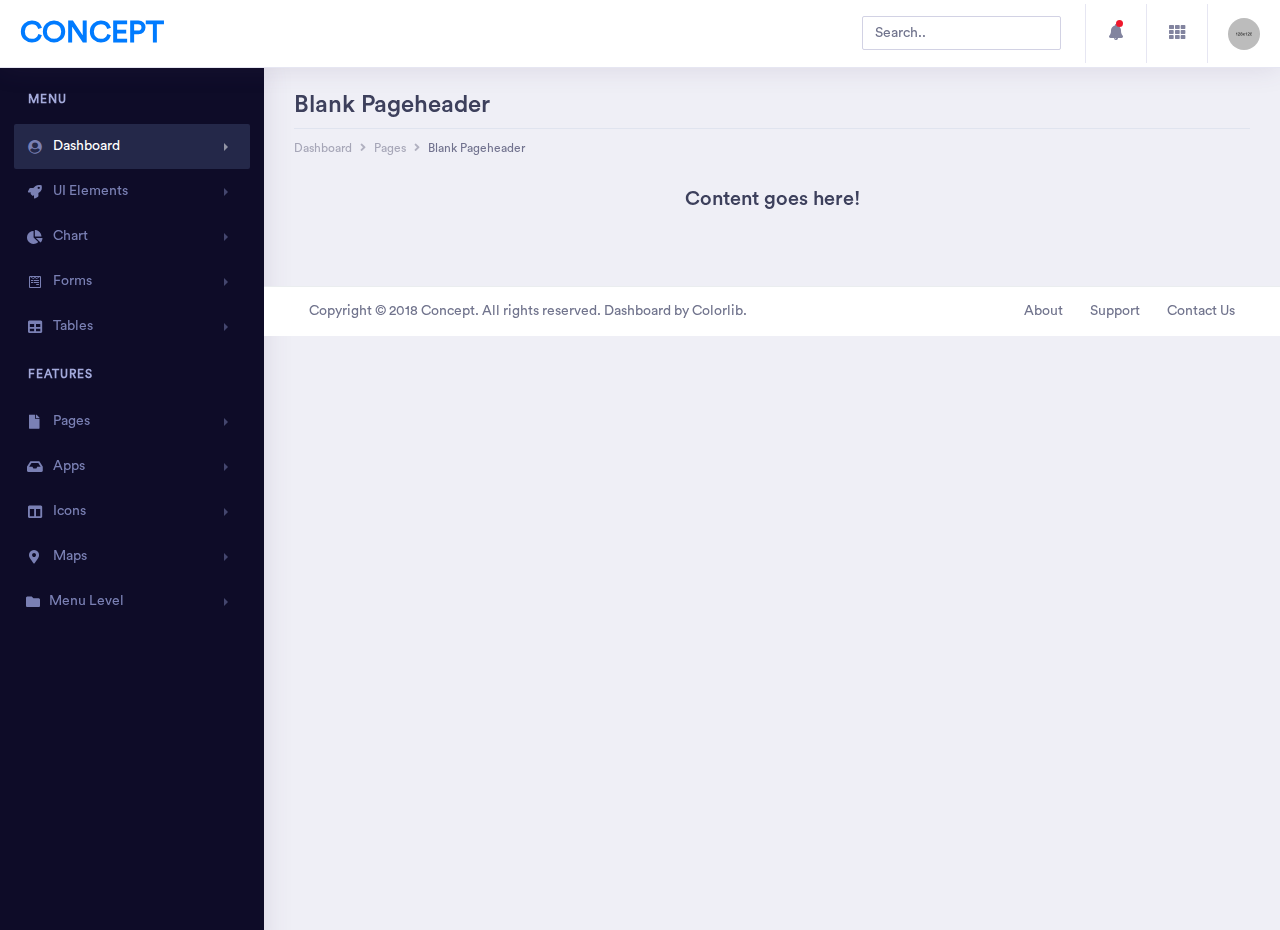
<file: sistema/pages/blank-page-header.html>
<!doctype html>
<html lang="en">

 
<head>
    <!-- Required meta tags -->
    <meta charset="utf-8">
    <meta name="viewport" content="width=device-width, initial-scale=1, shrink-to-fit=no">
    <title>Concept - Bootstrap 4 Admin Dashboard Template</title>
    <!-- Bootstrap CSS -->
    <link rel="stylesheet" href="../assets/vendor/bootstrap/css/bootstrap.min.css">
    <link href="../assets/vendor/fonts/circular-std/style.css" rel="stylesheet">
    <link rel="stylesheet" href="../assets/libs/css/style.css">
    <link rel="stylesheet" href="../assets/vendor/fonts/fontawesome/css/fontawesome-all.css">
</head>

<body>
    <!-- ============================================================== -->
    <!-- main wrapper -->
    <!-- ============================================================== -->
    <div class="dashboard-main-wrapper">
        <!-- ============================================================== -->
        <!-- navbar -->
        <!-- ============================================================== -->
       <div class="dashboard-header">
            <nav class="navbar navbar-expand-lg bg-white fixed-top">
                <a class="navbar-brand" href="../index.html">Concept</a>
                <button class="navbar-toggler" type="button" data-toggle="collapse" data-target="#navbarSupportedContent" aria-controls="navbarSupportedContent" aria-expanded="false" aria-label="Toggle navigation">
                    <span class="navbar-toggler-icon"></span>
                </button>
                <div class="collapse navbar-collapse" id="navbarSupportedContent">
                    <ul class="navbar-nav ml-auto navbar-right-top">
                        <li class="nav-item">
                            <div id="custom-search" class="top-search-bar">
                                <input class="form-control" type="text" placeholder="Search..">
                            </div>
                        </li>
                        <li class="nav-item dropdown notification">
                            <a class="nav-link nav-icons" href="#" id="navbarDropdownMenuLink1" data-toggle="dropdown" aria-haspopup="true" aria-expanded="false"><i class="fas fa-fw fa-bell"></i> <span class="indicator"></span></a>
                            <ul class="dropdown-menu dropdown-menu-right notification-dropdown">
                                <li>
                                    <div class="notification-title"> Notification</div>
                                    <div class="notification-list">
                                        <div class="list-group">
                                            <a href="#" class="list-group-item list-group-item-action active">
                                                <div class="notification-info">
                                                    <div class="notification-list-user-img"><img src="../assets/images/avatar-2.jpg" alt="" class="user-avatar-md rounded-circle"></div>
                                                    <div class="notification-list-user-block"><span class="notification-list-user-name">Jeremy Rakestraw</span>accepted your invitation to join the team.
                                                        <div class="notification-date">2 min ago</div>
                                                    </div>
                                                </div>
                                            </a>
                                            <a href="#" class="list-group-item list-group-item-action">
                                                <div class="notification-info">
                                                    <div class="notification-list-user-img"><img src="../assets/images/avatar-3.jpg" alt="" class="user-avatar-md rounded-circle"></div>
                                                    <div class="notification-list-user-block"><span class="notification-list-user-name">
John Abraham</span>is now following you
                                                        <div class="notification-date">2 days ago</div>
                                                    </div>
                                                </div>
                                            </a>
                                            <a href="#" class="list-group-item list-group-item-action">
                                                <div class="notification-info">
                                                    <div class="notification-list-user-img"><img src="../assets/images/avatar-4.jpg" alt="" class="user-avatar-md rounded-circle"></div>
                                                    <div class="notification-list-user-block"><span class="notification-list-user-name">Monaan Pechi</span> is watching your main repository
                                                        <div class="notification-date">2 min ago</div>
                                                    </div>
                                                </div>
                                            </a>
                                            <a href="#" class="list-group-item list-group-item-action">
                                                <div class="notification-info">
                                                    <div class="notification-list-user-img"><img src="../assets/images/avatar-5.jpg" alt="" class="user-avatar-md rounded-circle"></div>
                                                    <div class="notification-list-user-block"><span class="notification-list-user-name">Jessica Caruso</span>accepted your invitation to join the team.
                                                        <div class="notification-date">2 min ago</div>
                                                    </div>
                                                </div>
                                            </a>
                                        </div>
                                    </div>
                                </li>
                                <li>
                                    <div class="list-footer"> <a href="#">View all notifications</a></div>
                                </li>
                            </ul>
                        </li>
                        <li class="nav-item dropdown connection">
                            <a class="nav-link" href="#" id="navbarDropdown" role="button" data-toggle="dropdown" aria-haspopup="true" aria-expanded="false"> <i class="fas fa-fw fa-th"></i> </a>
                            <ul class="dropdown-menu dropdown-menu-right connection-dropdown">
                                <li class="connection-list">
                                    <div class="row">
                                        <div class="col-xl-4 col-lg-4 col-md-6 col-sm-12 col-12 ">
                                            <a href="#" class="connection-item"><img src="../assets/images/github.png" alt="" > <span>Github</span></a>
                                        </div>
                                        <div class="col-xl-4 col-lg-4 col-md-6 col-sm-12 col-12 ">
                                            <a href="#" class="connection-item"><img src="../assets/images/dribbble.png" alt="" > <span>Dribbble</span></a>
                                        </div>
                                        <div class="col-xl-4 col-lg-4 col-md-6 col-sm-12 col-12 ">
                                            <a href="#" class="connection-item"><img src="../assets/images/dropbox.png" alt="" > <span>Dropbox</span></a>
                                        </div>
                                    </div>
                                    <div class="row">
                                        <div class="col-xl-4 col-lg-4 col-md-6 col-sm-12 col-12 ">
                                            <a href="#" class="connection-item"><img src="../assets/images/bitbucket.png" alt=""> <span>Bitbucket</span></a>
                                        </div>
                                        <div class="col-xl-4 col-lg-4 col-md-6 col-sm-12 col-12 ">
                                            <a href="#" class="connection-item"><img src="../assets/images/mail_chimp.png" alt="" ><span>Mail chimp</span></a>
                                        </div>
                                        <div class="col-xl-4 col-lg-4 col-md-6 col-sm-12 col-12 ">
                                            <a href="#" class="connection-item"><img src="../assets/images/slack.png" alt="" > <span>Slack</span></a>
                                        </div>
                                    </div>
                                </li>
                                <li>
                                    <div class="conntection-footer"><a href="#">More</a></div>
                                </li>
                            </ul>
                        </li>
                        <li class="nav-item dropdown nav-user">
                            <a class="nav-link nav-user-img" href="#" id="navbarDropdownMenuLink2" data-toggle="dropdown" aria-haspopup="true" aria-expanded="false"><img src="../assets/images/avatar-1.jpg" alt="" class="user-avatar-md rounded-circle"></a>
                            <div class="dropdown-menu dropdown-menu-right nav-user-dropdown" aria-labelledby="navbarDropdownMenuLink2">
                                <div class="nav-user-info">
                                    <h5 class="mb-0 text-white nav-user-name">
John Abraham</h5>
                                    <span class="status"></span><span class="ml-2">Available</span>
                                </div>
                                <a class="dropdown-item" href="#"><i class="fas fa-user mr-2"></i>Account</a>
                                <a class="dropdown-item" href="#"><i class="fas fa-cog mr-2"></i>Setting</a>
                                <a class="dropdown-item" href="#"><i class="fas fa-power-off mr-2"></i>Logout</a>
                            </div>
                        </li>
                    </ul>
                </div>
            </nav>
        </div>
        <!-- ============================================================== -->
        <!-- end navbar -->
        <!-- ============================================================== -->
        <!-- ============================================================== -->
        <!-- left sidebar -->
        <!-- ============================================================== -->
      <div class="nav-left-sidebar sidebar-dark">
            <div class="menu-list">
                <nav class="navbar navbar-expand-lg navbar-light">
                    <a class="d-xl-none d-lg-none" href="#">Dashboard</a>
                    <button class="navbar-toggler" type="button" data-toggle="collapse" data-target="#navbarNav" aria-controls="navbarNav" aria-expanded="false" aria-label="Toggle navigation">
                        <span class="navbar-toggler-icon"></span>
                    </button>
                    <div class="collapse navbar-collapse" id="navbarNav">
                        <ul class="navbar-nav flex-column">
                            <li class="nav-divider">
                                Menu
                            </li>
                            <li class="nav-item ">
                                <a class="nav-link active" href="#" data-toggle="collapse" aria-expanded="false" data-target="#submenu-1" aria-controls="submenu-1"><i class="fa fa-fw fa-user-circle"></i>Dashboard <span class="badge badge-success">6</span></a>
                                <div id="submenu-1" class="collapse submenu" style="">
                                    <ul class="nav flex-column">
                                        <li class="nav-item">
                                            <a class="nav-link" href="index.html" data-toggle="collapse" aria-expanded="false" data-target="#submenu-1-2" aria-controls="submenu-1-2">E-Commerce</a>
                                            <div id="submenu-1-2" class="collapse submenu" style="">
                                                <ul class="nav flex-column">
                                                    <li class="nav-item">
                                                        <a class="nav-link" href="../index.html">E Commerce Dashboard</a>
                                                    </li>
                                                    <li class="nav-item">
                                                        <a class="nav-link" href="../ecommerce-product.html">Product List</a>
                                                    </li>
                                                    <li class="nav-item">
                                                        <a class="nav-link" href="../ecommerce-product-single.html">Product Single</a>
                                                    </li>
                                                    <li class="nav-item">
                                                        <a class="nav-link" href="../ecommerce-product-checkout.html">Product Checkout</a>
                                                    </li>
                                                </ul>
                                            </div>
                                        </li>
                                        <li class="nav-item">
                                            <a class="nav-link" href="../dashboard-finance.html">Finance</a>
                                        </li>
                                        <li class="nav-item">
                                            <a class="nav-link" href="../dashboard-sales.html">Sales</a>
                                        </li>
                                        <li class="nav-item">
                                            <a class="nav-link" href="#" data-toggle="collapse" aria-expanded="false" data-target="#submenu-1-1" aria-controls="submenu-1-1">Infulencer</a>
                                            <div id="submenu-1-1" class="collapse submenu" style="">
                                                <ul class="nav flex-column">
                                                    <li class="nav-item">
                                                        <a class="nav-link" href="../dashboard-influencer.html">Influencer</a>
                                                    </li>
                                                    <li class="nav-item">
                                                        <a class="nav-link" href="../influencer-finder.html">Influencer Finder</a>
                                                    </li>
                                                    <li class="nav-item">
                                                        <a class="nav-link" href="../influencer-profile.html">Influencer Profile</a>
                                                    </li>
                                                </ul>
                                            </div>
                                        </li>
                                    </ul>
                                </div>
                            </li>
                            <li class="nav-item">
                                <a class="nav-link" href="#" data-toggle="collapse" aria-expanded="false" data-target="#submenu-2" aria-controls="submenu-2"><i class="fa fa-fw fa-rocket"></i>UI Elements</a>
                                <div id="submenu-2" class="collapse submenu" style="">
                                    <ul class="nav flex-column">
                                        <li class="nav-item">
                                            <a class="nav-link" href="cards.html">Cards <span class="badge badge-secondary">New</span></a>
                                        </li>
                                        <li class="nav-item">
                                            <a class="nav-link" href="general.html">General</a>
                                        </li>
                                        <li class="nav-item">
                                            <a class="nav-link" href="carousel.html">Carousel</a>
                                        </li>
                                        <li class="nav-item">
                                            <a class="nav-link" href="listgroup.html">List Group</a>
                                        </li>
                                        <li class="nav-item">
                                            <a class="nav-link" href="typography.html">Typography</a>
                                        </li>
                                        <li class="nav-item">
                                            <a class="nav-link" href="accordions.html">Accordions</a>
                                        </li>
                                        <li class="nav-item">
                                            <a class="nav-link" href="tabs.html">Tabs</a>
                                        </li>
                                    </ul>
                                </div>
                            </li>
                            <li class="nav-item">
                                <a class="nav-link" href="#" data-toggle="collapse" aria-expanded="false" data-target="#submenu-3" aria-controls="submenu-3"><i class="fas fa-fw fa-chart-pie"></i>Chart</a>
                                <div id="submenu-3" class="collapse submenu" style="">
                                    <ul class="nav flex-column">
                                        <li class="nav-item">
                                            <a class="nav-link" href="chart-c3.html">C3 Charts</a>
                                        </li>
                                        <li class="nav-item">
                                            <a class="nav-link" href="chart-chartist.html">Chartist Charts</a>
                                        </li>
                                        <li class="nav-item">
                                            <a class="nav-link" href="chart-charts.html">Chart</a>
                                        </li>
                                        <li class="nav-item">
                                            <a class="nav-link" href="chart-morris.html">Morris</a>
                                        </li>
                                        <li class="nav-item">
                                            <a class="nav-link" href="chart-sparkline.html">Sparkline</a>
                                        </li>
                                        <li class="nav-item">
                                            <a class="nav-link" href="chart-gauge.html">Guage</a>
                                        </li>
                                    </ul>
                                </div>
                            </li>
                            <li class="nav-item ">
                                <a class="nav-link" href="#" data-toggle="collapse" aria-expanded="false" data-target="#submenu-4" aria-controls="submenu-4"><i class="fab fa-fw fa-wpforms"></i>Forms</a>
                                <div id="submenu-4" class="collapse submenu" style="">
                                    <ul class="nav flex-column">
                                        <li class="nav-item">
                                            <a class="nav-link" href="form-elements.html">Form Elements</a>
                                        </li>
                                        <li class="nav-item">
                                            <a class="nav-link" href="form-validation.html">Parsely Validations</a>
                                        </li>
                                        <li class="nav-item">
                                            <a class="nav-link" href="multiselect.html">Multiselect</a>
                                        </li>
                                    </ul>
                                </div>
                            </li>
                            <li class="nav-item">
                                <a class="nav-link" href="#" data-toggle="collapse" aria-expanded="false" data-target="#submenu-5" aria-controls="submenu-5"><i class="fas fa-fw fa-table"></i>Tables</a>
                                <div id="submenu-5" class="collapse submenu" style="">
                                    <ul class="nav flex-column">
                                        <li class="nav-item">
                                            <a class="nav-link" href="general-table.html">General Tables</a>
                                        </li>
                                        <li class="nav-item">
                                            <a class="nav-link" href="data-tables.html">Data Tables</a>
                                        </li>
                                    </ul>
                                </div>
                            </li>
                            <li class="nav-divider">
                                Features
                            </li>
                            <li class="nav-item">
                                <a class="nav-link" href="#" data-toggle="collapse" aria-expanded="false" data-target="#submenu-6" aria-controls="submenu-6"><i class="fas fa-fw fa-file"></i>Pages</a>
                                <div id="submenu-6" class="collapse submenu" style="">
                                    <ul class="nav flex-column">
                                        <li class="nav-item">
                                            <a class="nav-link" href="invoice.html">Invoice</a>
                                        </li>
                                        <li class="nav-item">
                                            <a class="nav-link" href="blank-page.html">Blank Page</a>
                                        </li>
                                        <li class="nav-item">
                                            <a class="nav-link" href="blank-page-header.html">Blank Page Header</a>
                                        </li>
                                        <li class="nav-item">
                                            <a class="nav-link" href="login.html">Login</a>
                                        </li>
                                        <li class="nav-item">
                                            <a class="nav-link" href="404-page.html">404 page</a>
                                        </li>
                                        <li class="nav-item">
                                            <a class="nav-link" href="sign-up.html">Sign up Page</a>
                                        </li>
                                        <li class="nav-item">
                                            <a class="nav-link" href="forgot-password.html">Forgot Password</a>
                                        </li>
                                        <li class="nav-item">
                                            <a class="nav-link" href="pricing.html">Pricing Tables</a>
                                        </li>
                                        <li class="nav-item">
                                            <a class="nav-link" href="timeline.html">Timeline</a>
                                        </li>
                                        <li class="nav-item">
                                            <a class="nav-link" href="calendar.html">Calendar</a>
                                        </li>
                                        <li class="nav-item">
                                            <a class="nav-link" href="sortable-nestable-lists.html">Sortable/Nestable List</a>
                                        </li>
                                       <li class="nav-item">
                                            <a class="nav-link" href="widgets.html">Widgets</a>
                                        </li>
                                        <li class="nav-item">
                                            <a class="nav-link" href="media-object.html">Media Objects</a>
                                        </li>
                                        <li class="nav-item">
                                            <a class="nav-link" href="cropper-image.html">Cropper</a>
                                        </li>
                                        <li class="nav-item">
                                            <a class="nav-link" href="color-picker.html">Color Picker</a>
                                        </li>
                                    </ul>
                                </div>
                            </li>
                            <li class="nav-item">
                                <a class="nav-link" href="#" data-toggle="collapse" aria-expanded="false" data-target="#submenu-7" aria-controls="submenu-7"><i class="fas fa-fw fa-inbox"></i>Apps <span class="badge badge-secondary">New</span></a>
                                <div id="submenu-7" class="collapse submenu" style="">
                                    <ul class="nav flex-column">
                                        <li class="nav-item">
                                            <a class="nav-link" href="inbox.html">Inbox</a>
                                        </li>
                                        <li class="nav-item">
                                            <a class="nav-link" href="email-details.html">Email Detail</a>
                                        </li>
                                        <li class="nav-item">
                                            <a class="nav-link" href="email-compose.html">Email Compose</a>
                                        </li>
                                        <li class="nav-item">
                                            <a class="nav-link" href="message-chat.html">Message Chat</a>
                                        </li>
                                    </ul>
                                </div>
                            </li>
                            <li class="nav-item">
                                <a class="nav-link" href="#" data-toggle="collapse" aria-expanded="false" data-target="#submenu-8" aria-controls="submenu-8"><i class="fas fa-fw fa-columns"></i>Icons</a>
                                <div id="submenu-8" class="collapse submenu" style="">
                                    <ul class="nav flex-column">
                                        <li class="nav-item">
                                            <a class="nav-link" href="icon-fontawesome.html">FontAwesome Icons</a>
                                        </li>
                                        <li class="nav-item">
                                            <a class="nav-link" href="icon-material.html">Material Icons</a>
                                        </li>
                                        <li class="nav-item">
                                            <a class="nav-link" href="icon-simple-lineicon.html">Simpleline Icon</a>
                                        </li>
                                        <li class="nav-item">
                                            <a class="nav-link" href="icon-themify.html">Themify Icon</a>
                                        </li>
                                        <li class="nav-item">
                                            <a class="nav-link" href="icon-flag.html">Flag Icons</a>
                                        </li>
                                        <li class="nav-item">
                                            <a class="nav-link" href="icon-weather.html">Weather Icon</a>
                                        </li>
                                    </ul>
                                </div>
                            </li>
                            <li class="nav-item">
                                <a class="nav-link" href="#" data-toggle="collapse" aria-expanded="false" data-target="#submenu-9" aria-controls="submenu-9"><i class="fas fa-fw fa-map-marker-alt"></i>Maps</a>
                                <div id="submenu-9" class="collapse submenu" style="">
                                    <ul class="nav flex-column">
                                        <li class="nav-item">
                                            <a class="nav-link" href="map-google.html">Google Maps</a>
                                        </li>
                                        <li class="nav-item">
                                            <a class="nav-link" href="map-vector.html">Vector Maps</a>
                                        </li>
                                    </ul>
                                </div>
                            </li>
                            <li class="nav-item">
                                <a class="nav-link" href="#" data-toggle="collapse" aria-expanded="false" data-target="#submenu-10" aria-controls="submenu-10"><i class="fas fa-f fa-folder"></i>Menu Level</a>
                                <div id="submenu-10" class="collapse submenu" style="">
                                    <ul class="nav flex-column">
                                        <li class="nav-item">
                                            <a class="nav-link" href="#">Level 1</a>
                                        </li>
                                        <li class="nav-item">
                                            <a class="nav-link" href="#" data-toggle="collapse" aria-expanded="false" data-target="#submenu-11" aria-controls="submenu-11">Level 2</a>
                                            <div id="submenu-11" class="collapse submenu" style="">
                                                <ul class="nav flex-column">
                                                    <li class="nav-item">
                                                        <a class="nav-link" href="#">Level 1</a>
                                                    </li>
                                                    <li class="nav-item">
                                                        <a class="nav-link" href="#">Level 2</a>
                                                    </li>
                                                </ul>
                                            </div>
                                        </li>
                                        <li class="nav-item">
                                            <a class="nav-link" href="#">Level 3</a>
                                        </li>
                                    </ul>
                                </div>
                            </li>
                        </ul>
                    </div>
                </nav>
            </div>
        </div>
        <!-- ============================================================== -->
        <!-- end left sidebar -->
        <!-- ============================================================== -->
        <!-- ============================================================== -->
        <!-- wrapper  -->
        <!-- ============================================================== -->
        <div class="dashboard-wrapper">
            <div class="container-fluid dashboard-content">
                <!-- ============================================================== -->
                <!-- pageheader -->
                <!-- ============================================================== -->
                <div class="row">
                    <div class="col-xl-12 col-lg-12 col-md-12 col-sm-12 col-12">
                        <div class="page-header">
                            <h2 class="pageheader-title">Blank Pageheader </h2>
                            <p class="pageheader-text">Proin placerat ante duiullam scelerisque a velit ac porta, fusce sit amet vestibulum mi. Morbi lobortis pulvinar quam.</p>
                            <div class="page-breadcrumb">
                                <nav aria-label="breadcrumb">
                                    <ol class="breadcrumb">
                                        <li class="breadcrumb-item"><a href="#" class="breadcrumb-link">Dashboard</a></li>
                                        <li class="breadcrumb-item"><a href="#" class="breadcrumb-link">Pages</a></li>
                                        <li class="breadcrumb-item active" aria-current="page">Blank Pageheader</li>
                                    </ol>
                                </nav>
                            </div>
                        </div>
                    </div>
                </div>
                <!-- ============================================================== -->
                <!-- end pageheader -->
                <!-- ============================================================== -->
                <div class="row">
                    <div class="col-xl-12 col-lg-12 col-md-12 col-sm-12 col-12">
                        <h3 class="text-center">Content goes here!</h3>
                    </div>
                </div>
            </div>
            <!-- ============================================================== -->
            <!-- footer -->
            <!-- ============================================================== -->
            <div class="footer">
                <div class="container-fluid">
                    <div class="row">
                        <div class="col-xl-6 col-lg-6 col-md-12 col-sm-12 col-12">
                            Copyright © 2018 Concept. All rights reserved. Dashboard by <a href="https://colorlib.com/wp/">Colorlib</a>.
                        </div>
                        <div class="col-xl-6 col-lg-6 col-md-12 col-sm-12 col-12">
                            <div class="text-md-right footer-links d-none d-sm-block">
                                <a href="javascript: void(0);">About</a>
                                <a href="javascript: void(0);">Support</a>
                                <a href="javascript: void(0);">Contact Us</a>
                            </div>
                        </div>
                    </div>
                </div>
            </div>
            <!-- ============================================================== -->
            <!-- end footer -->
            <!-- ============================================================== -->
        </div>
        <!-- ============================================================== -->
        <!-- end main wrapper -->
        <!-- ============================================================== -->
    </div>
    <!-- ============================================================== -->
    <!-- end main wrapper -->
    <!-- ============================================================== -->
    <!-- Optional JavaScript -->
    <script src="../assets/vendor/jquery/jquery-3.3.1.min.js"></script>
    <script src="../assets/vendor/bootstrap/js/bootstrap.bundle.js"></script>
    <script src="../assets/vendor/slimscroll/jquery.slimscroll.js"></script>
    <script src="../assets/libs/js/main-js.js"></script>
</body>
 
</html>
</file>
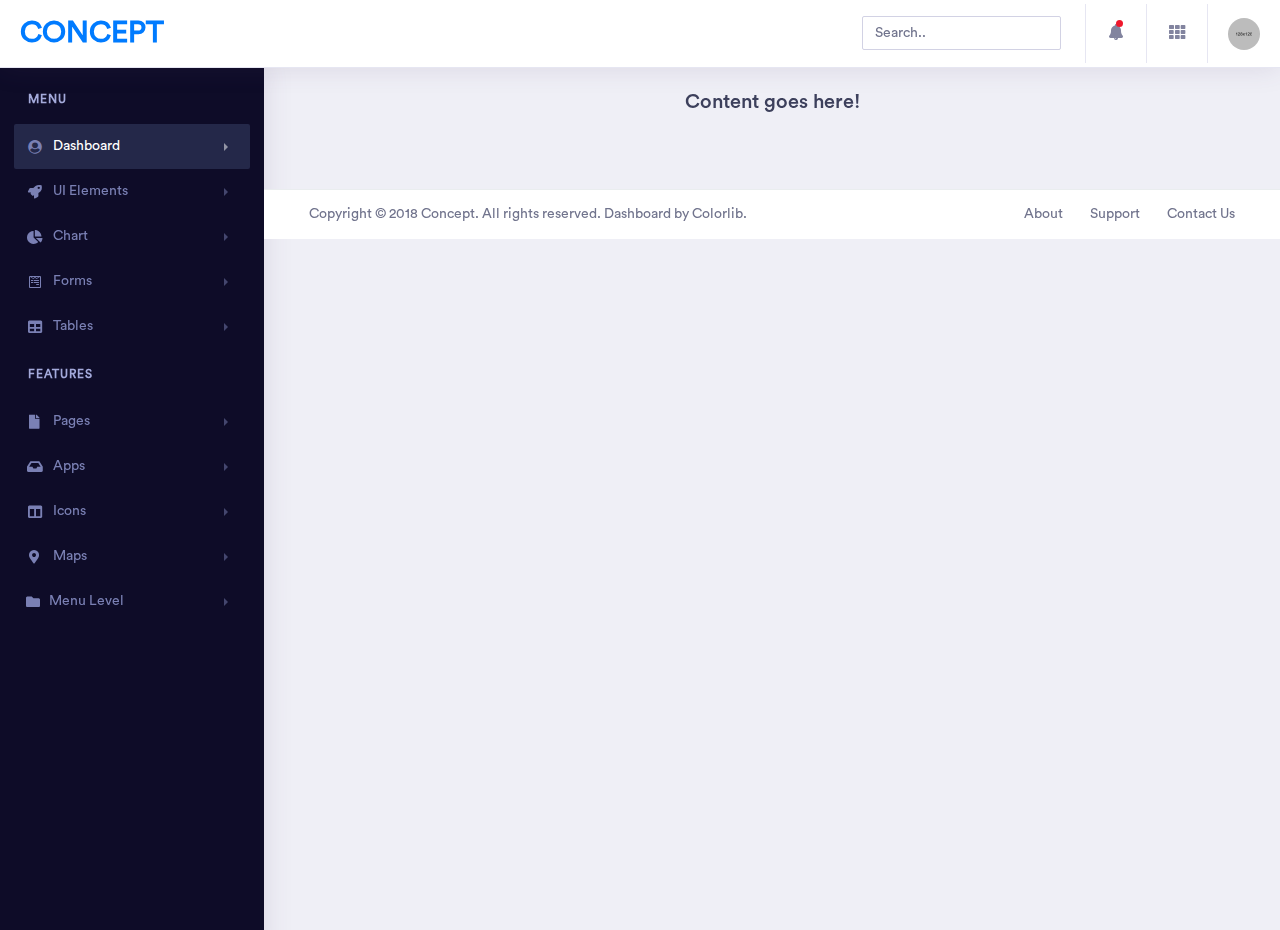
<file: sistema/pages/blank-page.html>
<!doctype html>
<html lang="en">
 
<head>
    <!-- Required meta tags -->
    <meta charset="utf-8">
    <meta name="viewport" content="width=device-width, initial-scale=1, shrink-to-fit=no">
    <title>Concept - Bootstrap 4 Admin Dashboard Template</title>
    <!-- Bootstrap CSS -->
    <link rel="stylesheet" href="../assets/vendor/bootstrap/css/bootstrap.min.css">
    <link href="../assets/vendor/fonts/circular-std/style.css" rel="stylesheet">
    <link rel="stylesheet" href="../assets/libs/css/style.css">
    <link rel="stylesheet" href="../assets/vendor/fonts/fontawesome/css/fontawesome-all.css">
</head>

<body>
    <!-- ============================================================== -->
    <!-- main wrapper -->
    <!-- ============================================================== -->
    <div class="dashboard-main-wrapper">
         <!-- ============================================================== -->
        <!-- navbar -->
        <!-- ============================================================== -->
         <div class="dashboard-header">
            <nav class="navbar navbar-expand-lg bg-white fixed-top">
                <a class="navbar-brand" href="../index.html">Concept</a>
                <button class="navbar-toggler" type="button" data-toggle="collapse" data-target="#navbarSupportedContent" aria-controls="navbarSupportedContent" aria-expanded="false" aria-label="Toggle navigation">
                    <span class="navbar-toggler-icon"></span>
                </button>
                <div class="collapse navbar-collapse " id="navbarSupportedContent">
                    <ul class="navbar-nav ml-auto navbar-right-top">
                        <li class="nav-item">
                            <div id="custom-search" class="top-search-bar">
                                <input class="form-control" type="text" placeholder="Search..">
                            </div>
                        </li>
                        <li class="nav-item dropdown notification">
                            <a class="nav-link nav-icons" href="#" id="navbarDropdownMenuLink1" data-toggle="dropdown" aria-haspopup="true" aria-expanded="false"><i class="fas fa-fw fa-bell"></i> <span class="indicator"></span></a>
                            <ul class="dropdown-menu dropdown-menu-right notification-dropdown">
                                <li>
                                    <div class="notification-title"> Notification</div>
                                    <div class="notification-list">
                                        <div class="list-group">
                                            <a href="#" class="list-group-item list-group-item-action active">
                                                <div class="notification-info">
                                                    <div class="notification-list-user-img"><img src="../assets/images/avatar-2.jpg" alt="" class="user-avatar-md rounded-circle"></div>
                                                    <div class="notification-list-user-block"><span class="notification-list-user-name">Jeremy Rakestraw</span>accepted your invitation to join the team.
                                                        <div class="notification-date">2 min ago</div>
                                                    </div>
                                                </div>
                                            </a>
                                            <a href="#" class="list-group-item list-group-item-action">
                                                <div class="notification-info">
                                                    <div class="notification-list-user-img"><img src="../assets/images/avatar-3.jpg" alt="" class="user-avatar-md rounded-circle"></div>
                                                    <div class="notification-list-user-block"><span class="notification-list-user-name">
John Abraham</span>is now following you
                                                        <div class="notification-date">2 days ago</div>
                                                    </div>
                                                </div>
                                            </a>
                                            <a href="#" class="list-group-item list-group-item-action">
                                                <div class="notification-info">
                                                    <div class="notification-list-user-img"><img src="../assets/images/avatar-4.jpg" alt="" class="user-avatar-md rounded-circle"></div>
                                                    <div class="notification-list-user-block"><span class="notification-list-user-name">Monaan Pechi</span> is watching your main repository
                                                        <div class="notification-date">2 min ago</div>
                                                    </div>
                                                </div>
                                            </a>
                                            <a href="#" class="list-group-item list-group-item-action">
                                                <div class="notification-info">
                                                    <div class="notification-list-user-img"><img src="../assets/images/avatar-5.jpg" alt="" class="user-avatar-md rounded-circle"></div>
                                                    <div class="notification-list-user-block"><span class="notification-list-user-name">Jessica Caruso</span>accepted your invitation to join the team.
                                                        <div class="notification-date">2 min ago</div>
                                                    </div>
                                                </div>
                                            </a>
                                        </div>
                                    </div>
                                </li>
                                <li>
                                    <div class="list-footer"> <a href="#">View all notifications</a></div>
                                </li>
                            </ul>
                        </li>
                        <li class="nav-item dropdown connection">
                            <a class="nav-link" href="#" id="navbarDropdown" role="button" data-toggle="dropdown" aria-haspopup="true" aria-expanded="false"> <i class="fas fa-fw fa-th"></i> </a>
                            <ul class="dropdown-menu dropdown-menu-right connection-dropdown">
                                <li class="connection-list">
                                    <div class="row">
                                        <div class="col-xl-4 col-lg-4 col-md-6 col-sm-12 col-12 ">
                                            <a href="#" class="connection-item"><img src="../assets/images/github.png" alt="" > <span>Github</span></a>
                                        </div>
                                        <div class="col-xl-4 col-lg-4 col-md-6 col-sm-12 col-12 ">
                                            <a href="#" class="connection-item"><img src="../assets/images/dribbble.png" alt="" > <span>Dribbble</span></a>
                                        </div>
                                        <div class="col-xl-4 col-lg-4 col-md-6 col-sm-12 col-12 ">
                                            <a href="#" class="connection-item"><img src="../assets/images/dropbox.png" alt="" > <span>Dropbox</span></a>
                                        </div>
                                    </div>
                                    <div class="row">
                                        <div class="col-xl-4 col-lg-4 col-md-6 col-sm-12 col-12 ">
                                            <a href="#" class="connection-item"><img src="../assets/images/bitbucket.png" alt=""> <span>Bitbucket</span></a>
                                        </div>
                                        <div class="col-xl-4 col-lg-4 col-md-6 col-sm-12 col-12 ">
                                            <a href="#" class="connection-item"><img src="../assets/images/mail_chimp.png" alt="" ><span>Mail chimp</span></a>
                                        </div>
                                        <div class="col-xl-4 col-lg-4 col-md-6 col-sm-12 col-12 ">
                                            <a href="#" class="connection-item"><img src="../assets/images/slack.png" alt="" > <span>Slack</span></a>
                                        </div>
                                    </div>
                                </li>
                                <li>
                                    <div class="conntection-footer"><a href="#">More</a></div>
                                </li>
                            </ul>
                        </li>
                        <li class="nav-item dropdown nav-user">
                            <a class="nav-link nav-user-img" href="#" id="navbarDropdownMenuLink2" data-toggle="dropdown" aria-haspopup="true" aria-expanded="false"><img src="../assets/images/avatar-1.jpg" alt="" class="user-avatar-md rounded-circle"></a>
                            <div class="dropdown-menu dropdown-menu-right nav-user-dropdown" aria-labelledby="navbarDropdownMenuLink2">
                                <div class="nav-user-info">
                                    <h5 class="mb-0 text-white nav-user-name">
John Abraham</h5>
                                    <span class="status"></span><span class="ml-2">Available</span>
                                </div>
                                <a class="dropdown-item" href="#"><i class="fas fa-user mr-2"></i>Account</a>
                                <a class="dropdown-item" href="#"><i class="fas fa-cog mr-2"></i>Setting</a>
                                <a class="dropdown-item" href="#"><i class="fas fa-power-off mr-2"></i>Logout</a>
                            </div>
                        </li>
                    </ul>
                </div>
            </nav>
        </div>
        <!-- ============================================================== -->
        <!-- end navbar -->
        <!-- ============================================================== -->
        <!-- ============================================================== -->
        <!-- left sidebar -->
        <!-- ============================================================== -->
      <div class="nav-left-sidebar sidebar-dark">
            <div class="menu-list">
                <nav class="navbar navbar-expand-lg navbar-light">
                    <a class="d-xl-none d-lg-none" href="#">Dashboard</a>
                    <button class="navbar-toggler" type="button" data-toggle="collapse" data-target="#navbarNav" aria-controls="navbarNav" aria-expanded="false" aria-label="Toggle navigation">
                        <span class="navbar-toggler-icon"></span>
                    </button>
                    <div class="collapse navbar-collapse" id="navbarNav">
                        <ul class="navbar-nav flex-column">
                            <li class="nav-divider">
                                Menu
                            </li>
                            <li class="nav-item ">
                                <a class="nav-link active" href="#" data-toggle="collapse" aria-expanded="false" data-target="#submenu-1" aria-controls="submenu-1"><i class="fa fa-fw fa-user-circle"></i>Dashboard <span class="badge badge-success">6</span></a>
                                <div id="submenu-1" class="collapse submenu" style="">
                                    <ul class="nav flex-column">
                                        <li class="nav-item">
                                            <a class="nav-link" href="index.html" data-toggle="collapse" aria-expanded="false" data-target="#submenu-1-2" aria-controls="submenu-1-2">E-Commerce</a>
                                            <div id="submenu-1-2" class="collapse submenu" style="">
                                                <ul class="nav flex-column">
                                                    <li class="nav-item">
                                                        <a class="nav-link" href="../index.html">E Commerce Dashboard</a>
                                                    </li>
                                                    <li class="nav-item">
                                                        <a class="nav-link" href="../ecommerce-product.html">Product List</a>
                                                    </li>
                                                    <li class="nav-item">
                                                        <a class="nav-link" href="../ecommerce-product-single.html">Product Single</a>
                                                    </li>
                                                    <li class="nav-item">
                                                        <a class="nav-link" href="../ecommerce-product-checkout.html">Product Checkout</a>
                                                    </li>
                                                </ul>
                                            </div>
                                        </li>
                                        <li class="nav-item">
                                            <a class="nav-link" href="../dashboard-finance.html">Finance</a>
                                        </li>
                                        <li class="nav-item">
                                            <a class="nav-link" href="../dashboard-sales.html">Sales</a>
                                        </li>
                                        <li class="nav-item">
                                            <a class="nav-link" href="#" data-toggle="collapse" aria-expanded="false" data-target="#submenu-1-1" aria-controls="submenu-1-1">Infulencer</a>
                                            <div id="submenu-1-1" class="collapse submenu" style="">
                                                <ul class="nav flex-column">
                                                    <li class="nav-item">
                                                        <a class="nav-link" href="../dashboard-influencer.html">Influencer</a>
                                                    </li>
                                                    <li class="nav-item">
                                                        <a class="nav-link" href="../influencer-finder.html">Influencer Finder</a>
                                                    </li>
                                                    <li class="nav-item">
                                                        <a class="nav-link" href="../influencer-profile.html">Influencer Profile</a>
                                                    </li>
                                                </ul>
                                            </div>
                                        </li>
                                    </ul>
                                </div>
                            </li>
                            <li class="nav-item">
                                <a class="nav-link" href="#" data-toggle="collapse" aria-expanded="false" data-target="#submenu-2" aria-controls="submenu-2"><i class="fa fa-fw fa-rocket"></i>UI Elements</a>
                                <div id="submenu-2" class="collapse submenu" style="">
                                    <ul class="nav flex-column">
                                        <li class="nav-item">
                                            <a class="nav-link" href="cards.html">Cards <span class="badge badge-secondary">New</span></a>
                                        </li>
                                        <li class="nav-item">
                                            <a class="nav-link" href="general.html">General</a>
                                        </li>
                                        <li class="nav-item">
                                            <a class="nav-link" href="carousel.html">Carousel</a>
                                        </li>
                                        <li class="nav-item">
                                            <a class="nav-link" href="listgroup.html">List Group</a>
                                        </li>
                                        <li class="nav-item">
                                            <a class="nav-link" href="typography.html">Typography</a>
                                        </li>
                                        <li class="nav-item">
                                            <a class="nav-link" href="accordions.html">Accordions</a>
                                        </li>
                                        <li class="nav-item">
                                            <a class="nav-link" href="tabs.html">Tabs</a>
                                        </li>
                                    </ul>
                                </div>
                            </li>
                            <li class="nav-item">
                                <a class="nav-link" href="#" data-toggle="collapse" aria-expanded="false" data-target="#submenu-3" aria-controls="submenu-3"><i class="fas fa-fw fa-chart-pie"></i>Chart</a>
                                <div id="submenu-3" class="collapse submenu" style="">
                                    <ul class="nav flex-column">
                                        <li class="nav-item">
                                            <a class="nav-link" href="chart-c3.html">C3 Charts</a>
                                        </li>
                                        <li class="nav-item">
                                            <a class="nav-link" href="chart-chartist.html">Chartist Charts</a>
                                        </li>
                                        <li class="nav-item">
                                            <a class="nav-link" href="chart-charts.html">Chart</a>
                                        </li>
                                        <li class="nav-item">
                                            <a class="nav-link" href="chart-morris.html">Morris</a>
                                        </li>
                                        <li class="nav-item">
                                            <a class="nav-link" href="chart-sparkline.html">Sparkline</a>
                                        </li>
                                        <li class="nav-item">
                                            <a class="nav-link" href="chart-gauge.html">Guage</a>
                                        </li>
                                    </ul>
                                </div>
                            </li>
                            <li class="nav-item ">
                                <a class="nav-link" href="#" data-toggle="collapse" aria-expanded="false" data-target="#submenu-4" aria-controls="submenu-4"><i class="fab fa-fw fa-wpforms"></i>Forms</a>
                                <div id="submenu-4" class="collapse submenu" style="">
                                    <ul class="nav flex-column">
                                        <li class="nav-item">
                                            <a class="nav-link" href="form-elements.html">Form Elements</a>
                                        </li>
                                        <li class="nav-item">
                                            <a class="nav-link" href="form-validation.html">Parsely Validations</a>
                                        </li>
                                        <li class="nav-item">
                                            <a class="nav-link" href="multiselect.html">Multiselect</a>
                                        </li>
                                    </ul>
                                </div>
                            </li>
                            <li class="nav-item">
                                <a class="nav-link" href="#" data-toggle="collapse" aria-expanded="false" data-target="#submenu-5" aria-controls="submenu-5"><i class="fas fa-fw fa-table"></i>Tables</a>
                                <div id="submenu-5" class="collapse submenu" style="">
                                    <ul class="nav flex-column">
                                        <li class="nav-item">
                                            <a class="nav-link" href="general-table.html">General Tables</a>
                                        </li>
                                        <li class="nav-item">
                                            <a class="nav-link" href="data-tables.html">Data Tables</a>
                                        </li>
                                    </ul>
                                </div>
                            </li>
                            <li class="nav-divider">
                                Features
                            </li>
                            <li class="nav-item">
                                <a class="nav-link" href="#" data-toggle="collapse" aria-expanded="false" data-target="#submenu-6" aria-controls="submenu-6"><i class="fas fa-fw fa-file"></i>Pages</a>
                                <div id="submenu-6" class="collapse submenu" style="">
                                    <ul class="nav flex-column">
                                        <li class="nav-item">
                                            <a class="nav-link" href="invoice.html">Invoice</a>
                                        </li>
                                        <li class="nav-item">
                                            <a class="nav-link" href="blank-page.html">Blank Page</a>
                                        </li>
                                        <li class="nav-item">
                                            <a class="nav-link" href="blank-page-header.html">Blank Page Header</a>
                                        </li>
                                        <li class="nav-item">
                                            <a class="nav-link" href="login.html">Login</a>
                                        </li>
                                        <li class="nav-item">
                                            <a class="nav-link" href="404-page.html">404 page</a>
                                        </li>
                                        <li class="nav-item">
                                            <a class="nav-link" href="sign-up.html">Sign up Page</a>
                                        </li>
                                        <li class="nav-item">
                                            <a class="nav-link" href="forgot-password.html">Forgot Password</a>
                                        </li>
                                        <li class="nav-item">
                                            <a class="nav-link" href="pricing.html">Pricing Tables</a>
                                        </li>
                                        <li class="nav-item">
                                            <a class="nav-link" href="timeline.html">Timeline</a>
                                        </li>
                                        <li class="nav-item">
                                            <a class="nav-link" href="calendar.html">Calendar</a>
                                        </li>
                                        <li class="nav-item">
                                            <a class="nav-link" href="sortable-nestable-lists.html">Sortable/Nestable List</a>
                                        </li>
                                       <li class="nav-item">
                                            <a class="nav-link" href="widgets.html">Widgets</a>
                                        </li>
                                        <li class="nav-item">
                                            <a class="nav-link" href="media-object.html">Media Objects</a>
                                        </li>
                                        <li class="nav-item">
                                            <a class="nav-link" href="cropper-image.html">Cropper</a>
                                        </li>
                                        <li class="nav-item">
                                            <a class="nav-link" href="color-picker.html">Color Picker</a>
                                        </li>
                                    </ul>
                                </div>
                            </li>
                            <li class="nav-item">
                                <a class="nav-link" href="#" data-toggle="collapse" aria-expanded="false" data-target="#submenu-7" aria-controls="submenu-7"><i class="fas fa-fw fa-inbox"></i>Apps <span class="badge badge-secondary">New</span></a>
                                <div id="submenu-7" class="collapse submenu" style="">
                                    <ul class="nav flex-column">
                                        <li class="nav-item">
                                            <a class="nav-link" href="inbox.html">Inbox</a>
                                        </li>
                                        <li class="nav-item">
                                            <a class="nav-link" href="email-details.html">Email Detail</a>
                                        </li>
                                        <li class="nav-item">
                                            <a class="nav-link" href="email-compose.html">Email Compose</a>
                                        </li>
                                        <li class="nav-item">
                                            <a class="nav-link" href="message-chat.html">Message Chat</a>
                                        </li>
                                    </ul>
                                </div>
                            </li>
                            <li class="nav-item">
                                <a class="nav-link" href="#" data-toggle="collapse" aria-expanded="false" data-target="#submenu-8" aria-controls="submenu-8"><i class="fas fa-fw fa-columns"></i>Icons</a>
                                <div id="submenu-8" class="collapse submenu" style="">
                                    <ul class="nav flex-column">
                                        <li class="nav-item">
                                            <a class="nav-link" href="icon-fontawesome.html">FontAwesome Icons</a>
                                        </li>
                                        <li class="nav-item">
                                            <a class="nav-link" href="icon-material.html">Material Icons</a>
                                        </li>
                                        <li class="nav-item">
                                            <a class="nav-link" href="icon-simple-lineicon.html">Simpleline Icon</a>
                                        </li>
                                        <li class="nav-item">
                                            <a class="nav-link" href="icon-themify.html">Themify Icon</a>
                                        </li>
                                        <li class="nav-item">
                                            <a class="nav-link" href="icon-flag.html">Flag Icons</a>
                                        </li>
                                        <li class="nav-item">
                                            <a class="nav-link" href="icon-weather.html">Weather Icon</a>
                                        </li>
                                    </ul>
                                </div>
                            </li>
                            <li class="nav-item">
                                <a class="nav-link" href="#" data-toggle="collapse" aria-expanded="false" data-target="#submenu-9" aria-controls="submenu-9"><i class="fas fa-fw fa-map-marker-alt"></i>Maps</a>
                                <div id="submenu-9" class="collapse submenu" style="">
                                    <ul class="nav flex-column">
                                        <li class="nav-item">
                                            <a class="nav-link" href="map-google.html">Google Maps</a>
                                        </li>
                                        <li class="nav-item">
                                            <a class="nav-link" href="map-vector.html">Vector Maps</a>
                                        </li>
                                    </ul>
                                </div>
                            </li>
                            <li class="nav-item">
                                <a class="nav-link" href="#" data-toggle="collapse" aria-expanded="false" data-target="#submenu-10" aria-controls="submenu-10"><i class="fas fa-f fa-folder"></i>Menu Level</a>
                                <div id="submenu-10" class="collapse submenu" style="">
                                    <ul class="nav flex-column">
                                        <li class="nav-item">
                                            <a class="nav-link" href="#">Level 1</a>
                                        </li>
                                        <li class="nav-item">
                                            <a class="nav-link" href="#" data-toggle="collapse" aria-expanded="false" data-target="#submenu-11" aria-controls="submenu-11">Level 2</a>
                                            <div id="submenu-11" class="collapse submenu" style="">
                                                <ul class="nav flex-column">
                                                    <li class="nav-item">
                                                        <a class="nav-link" href="#">Level 1</a>
                                                    </li>
                                                    <li class="nav-item">
                                                        <a class="nav-link" href="#">Level 2</a>
                                                    </li>
                                                </ul>
                                            </div>
                                        </li>
                                        <li class="nav-item">
                                            <a class="nav-link" href="#">Level 3</a>
                                        </li>
                                    </ul>
                                </div>
                            </li>
                        </ul>
                    </div>
                </nav>
            </div>
        </div>
        <!-- ============================================================== -->
        <!-- end left sidebar -->
        <!-- ============================================================== -->
        <!-- ============================================================== -->
        <!-- wrapper  -->
        <!-- ============================================================== -->
        <div class="dashboard-wrapper">
            <div class="container-fluid dashboard-content">
                <div class="row">
                    <div class="col-xl-12 col-lg-12 col-md-12 col-sm-12 col-12">
                        <h3 class="text-center">Content goes here!</h3>
                    </div>
                </div>
            </div>
            <!-- ============================================================== -->
            <!-- footer -->
            <!-- ============================================================== -->
            <div class="footer">
                <div class="container-fluid">
                    <div class="row">
                        <div class="col-xl-6 col-lg-6 col-md-12 col-sm-12 col-12">
                            Copyright © 2018 Concept. All rights reserved. Dashboard by <a href="https://colorlib.com/wp/">Colorlib</a>.
                        </div>
                        <div class="col-xl-6 col-lg-6 col-md-12 col-sm-12 col-12">
                            <div class="text-md-right footer-links d-none d-sm-block">
                                <a href="javascript: void(0);">About</a>
                                <a href="javascript: void(0);">Support</a>
                                <a href="javascript: void(0);">Contact Us</a>
                            </div>
                        </div>
                    </div>
                </div>
            </div>
            <!-- ============================================================== -->
            <!-- end footer -->
            <!-- ============================================================== -->
        </div>
    </div>
    <!-- ============================================================== -->
    <!-- end main wrapper -->
    <!-- ============================================================== -->
    <!-- Optional JavaScript -->
    <script src="../assets/vendor/jquery/jquery-3.3.1.min.js"></script>
    <script src="../assets/vendor/bootstrap/js/bootstrap.bundle.js"></script>
    <script src="../assets/vendor/slimscroll/jquery.slimscroll.js"></script>
    <script src="../assets/libs/js/main-js.js"></script>
</body>
 
</html>
</file>
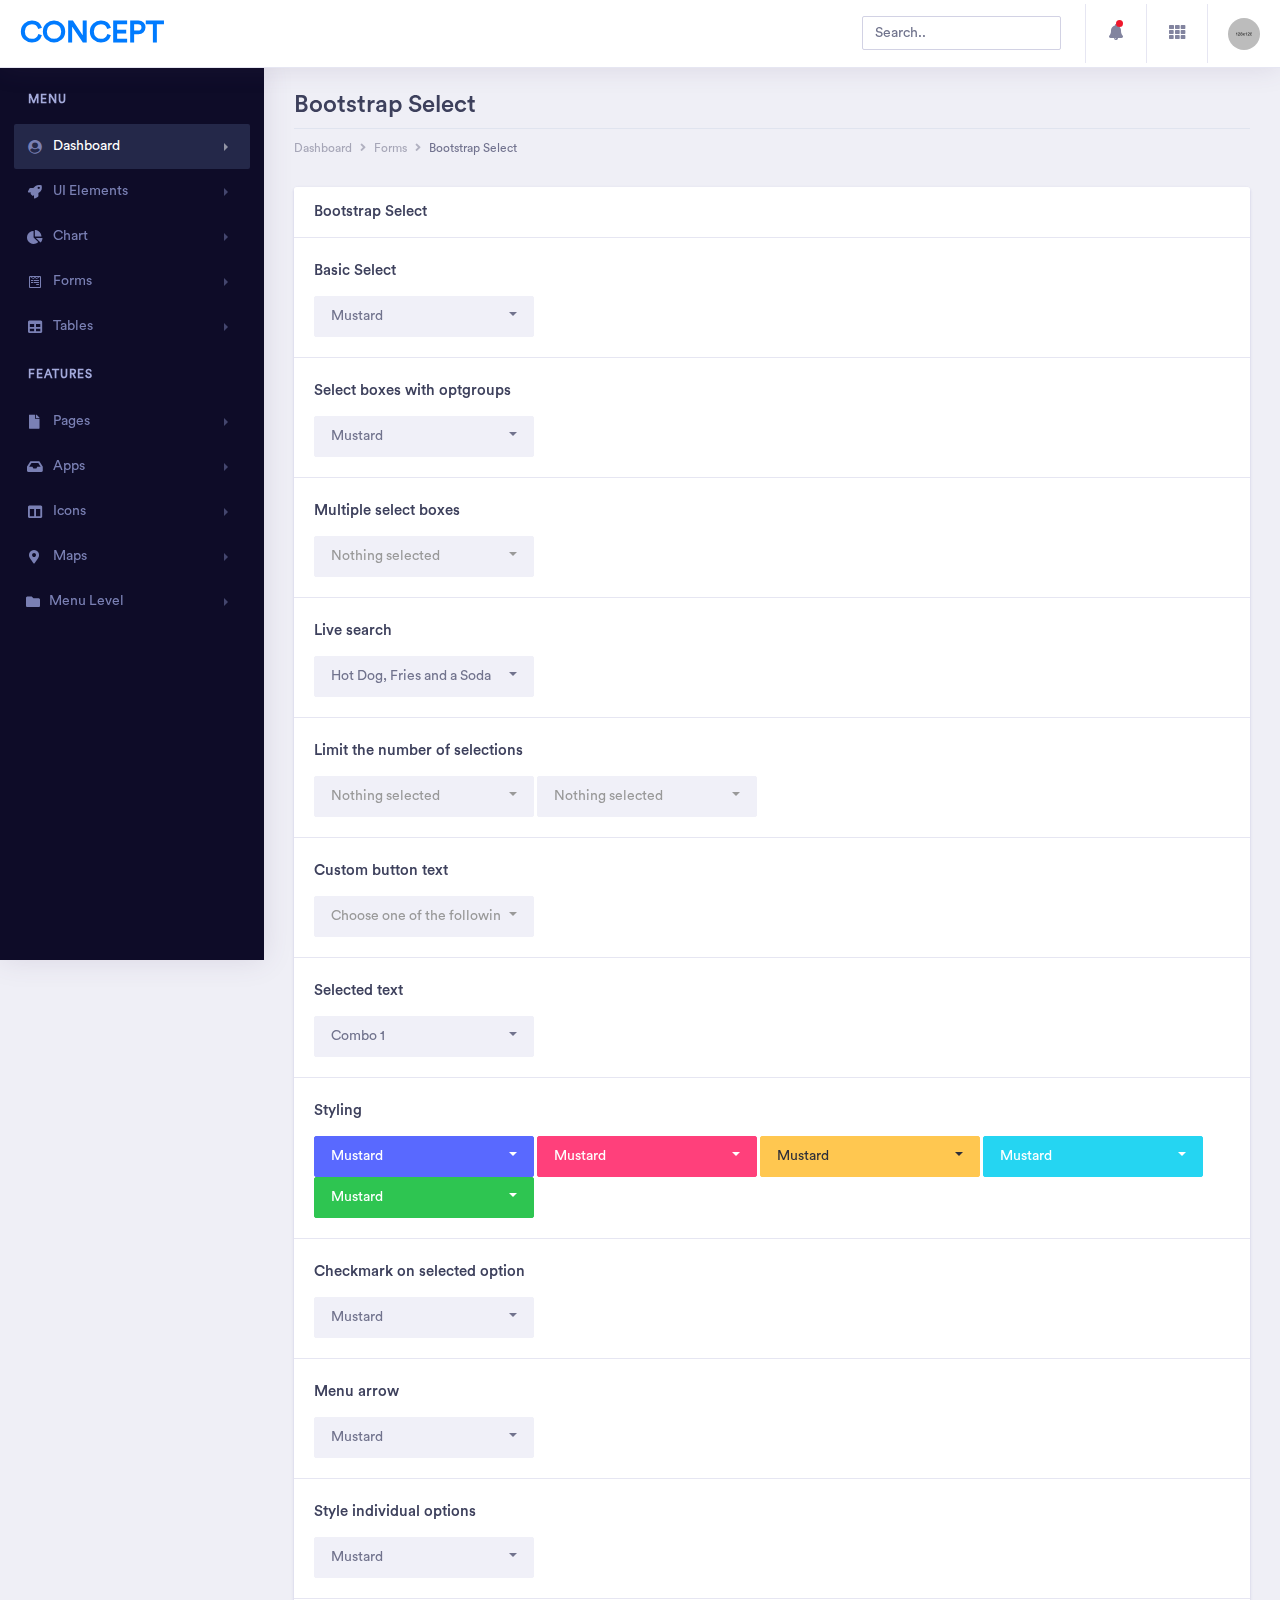
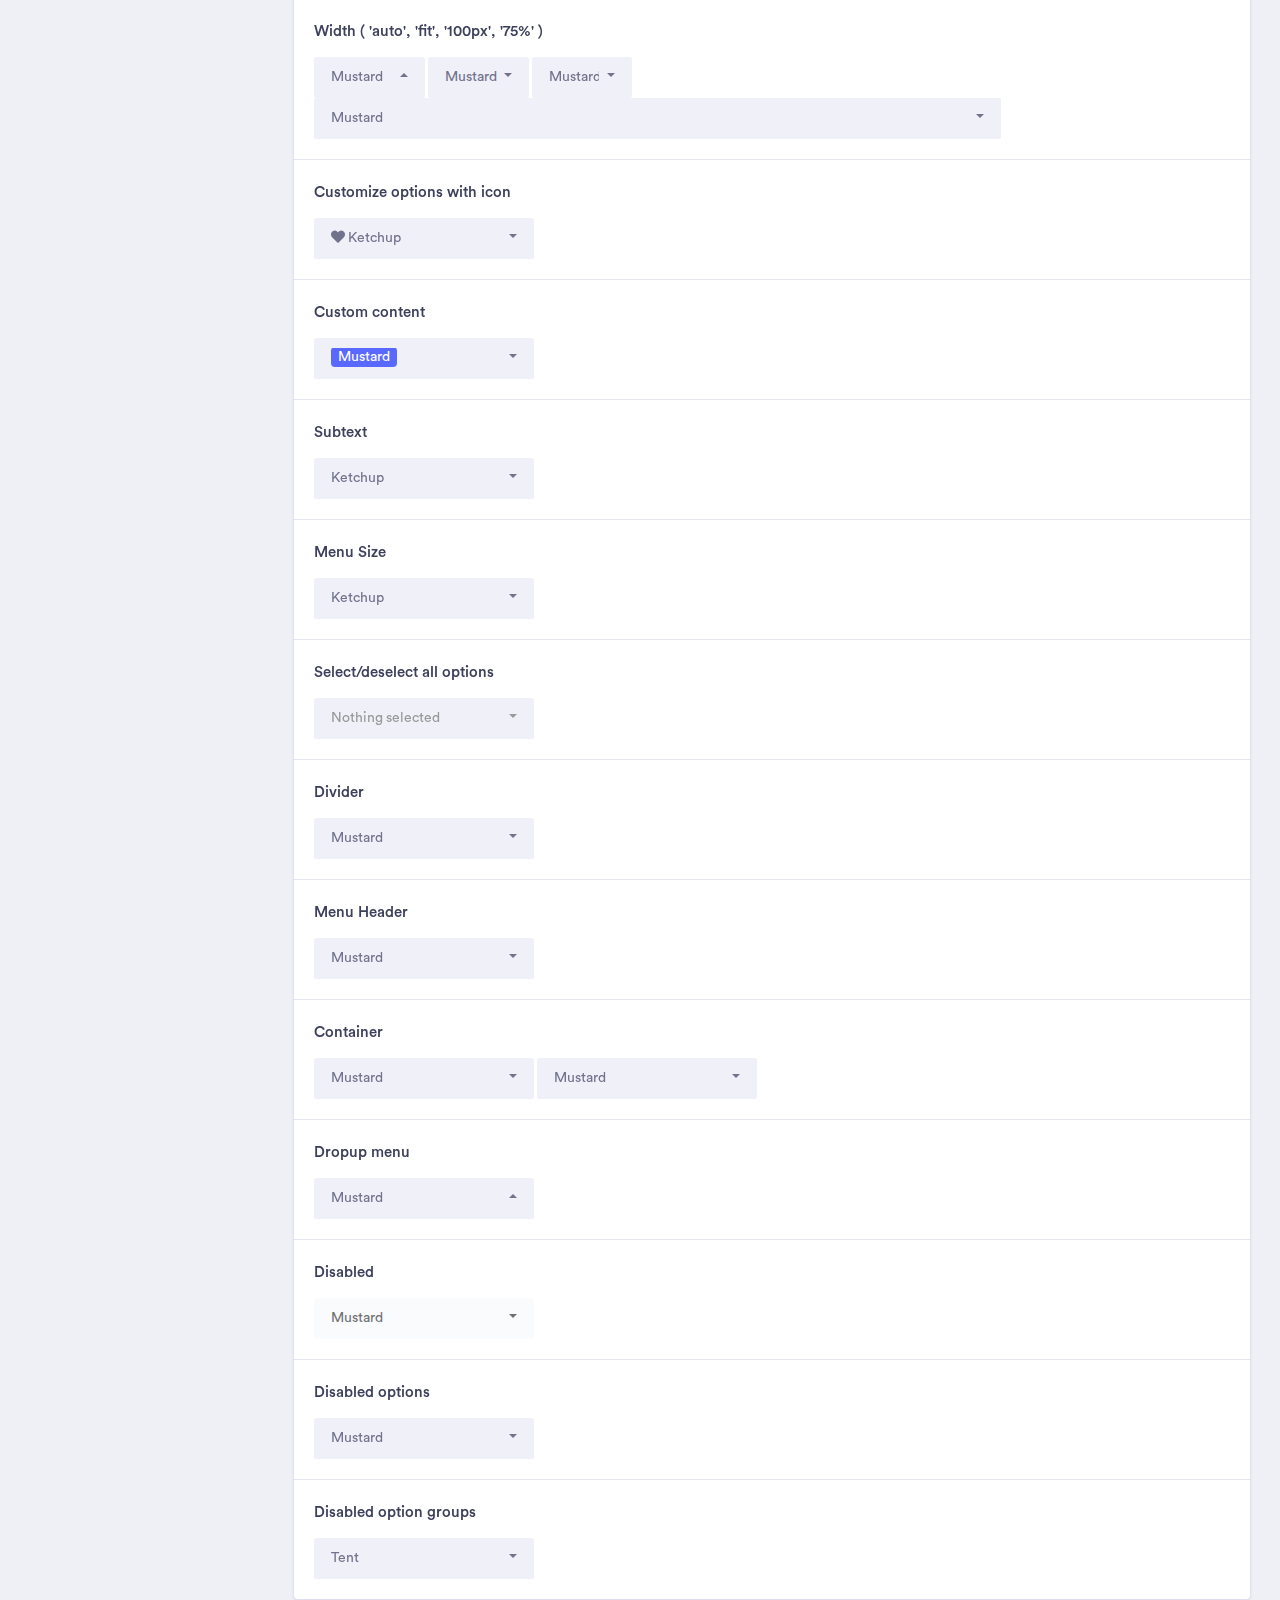
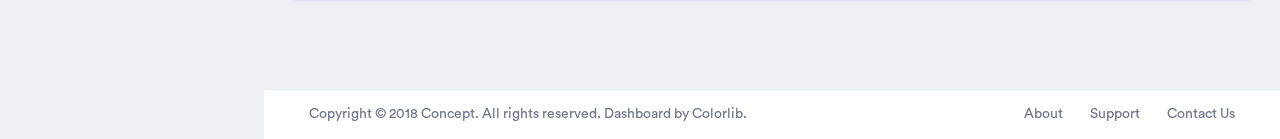
<file: sistema/pages/bootstrap-select.html>
<!doctype html>
<html lang="en">
 
<head>
    <!-- Required meta tags -->
    <meta charset="utf-8">
    <meta name="viewport" content="width=device-width, initial-scale=1, shrink-to-fit=no">
    <title>Concept - Bootstrap 4 Admin Dashboard Template</title>
    <!-- Bootstrap CSS -->
    <link rel="stylesheet" href="../assets/vendor/bootstrap/css/bootstrap.min.css">
    <link href="../assets/vendor/fonts/circular-std/style.css" rel="stylesheet">
    <link rel="stylesheet" href="../assets/libs/css/style.css">
    <link rel="stylesheet" href="../assets/vendor/fonts/fontawesome/css/fontawesome-all.css">
    <link rel="stylesheet" href="../assets/vendor/bootstrap-select/css/bootstrap-select.css">
</head>

<body>
    <!-- ============================================================== -->
    <!-- main wrapper -->
    <!-- ============================================================== -->
    <div class="dashboard-main-wrapper">
        <!-- ============================================================== -->
        <!-- navbar -->
        <!-- ============================================================== -->
        <div class="dashboard-header">
            <nav class="navbar navbar-expand-lg bg-white fixed-top">
                <a class="navbar-brand" href="../index.html">Concept</a>
                <button class="navbar-toggler" type="button" data-toggle="collapse" data-target="#navbarSupportedContent" aria-controls="navbarSupportedContent" aria-expanded="false" aria-label="Toggle navigation">
                    <span class="navbar-toggler-icon"></span>
                </button>
                <div class="collapse navbar-collapse " id="navbarSupportedContent">
                    <ul class="navbar-nav ml-auto navbar-right-top">
                        <li class="nav-item">
                            <div id="custom-search" class="top-search-bar">
                                <input class="form-control" type="text" placeholder="Search..">
                            </div>
                        </li>
                        <li class="nav-item dropdown notification">
                            <a class="nav-link nav-icons" href="#" id="navbarDropdownMenuLink1" data-toggle="dropdown" aria-haspopup="true" aria-expanded="false"><i class="fas fa-fw fa-bell"></i> <span class="indicator"></span></a>
                            <ul class="dropdown-menu dropdown-menu-right notification-dropdown">
                                <li>
                                    <div class="notification-title"> Notification</div>
                                    <div class="notification-list">
                                        <div class="list-group">
                                            <a href="#" class="list-group-item list-group-item-action active">
                                                <div class="notification-info">
                                                    <div class="notification-list-user-img"><img src="../assets/images/avatar-2.jpg" alt="" class="user-avatar-md rounded-circle"></div>
                                                    <div class="notification-list-user-block"><span class="notification-list-user-name">Jeremy Rakestraw</span>accepted your invitation to join the team.
                                                        <div class="notification-date">2 min ago</div>
                                                    </div>
                                                </div>
                                            </a>
                                            <a href="#" class="list-group-item list-group-item-action">
                                                <div class="notification-info">
                                                    <div class="notification-list-user-img"><img src="../assets/images/avatar-3.jpg" alt="" class="user-avatar-md rounded-circle"></div>
                                                    <div class="notification-list-user-block"><span class="notification-list-user-name">
John Abraham</span>is now following you
                                                        <div class="notification-date">2 days ago</div>
                                                    </div>
                                                </div>
                                            </a>
                                            <a href="#" class="list-group-item list-group-item-action">
                                                <div class="notification-info">
                                                    <div class="notification-list-user-img"><img src="../assets/images/avatar-4.jpg" alt="" class="user-avatar-md rounded-circle"></div>
                                                    <div class="notification-list-user-block"><span class="notification-list-user-name">Monaan Pechi</span> is watching your main repository
                                                        <div class="notification-date">2 min ago</div>
                                                    </div>
                                                </div>
                                            </a>
                                            <a href="#" class="list-group-item list-group-item-action">
                                                <div class="notification-info">
                                                    <div class="notification-list-user-img"><img src="../assets/images/avatar-5.jpg" alt="" class="user-avatar-md rounded-circle"></div>
                                                    <div class="notification-list-user-block"><span class="notification-list-user-name">Jessica Caruso</span>accepted your invitation to join the team.
                                                        <div class="notification-date">2 min ago</div>
                                                    </div>
                                                </div>
                                            </a>
                                        </div>
                                    </div>
                                </li>
                                <li>
                                    <div class="list-footer"> <a href="#">View all notifications</a></div>
                                </li>
                            </ul>
                        </li>
                        <li class="nav-item dropdown connection">
                            <a class="nav-link" href="#" id="navbarDropdown" role="button" data-toggle="dropdown" aria-haspopup="true" aria-expanded="false"> <i class="fas fa-fw fa-th"></i> </a>
                            <ul class="dropdown-menu dropdown-menu-right connection-dropdown">
                                <li class="connection-list">
                                    <div class="row">
                                        <div class="col-xl-4 col-lg-4 col-md-6 col-sm-12 col-12 ">
                                            <a href="#" class="connection-item"><img src="../assets/images/github.png" alt="" > <span>Github</span></a>
                                        </div>
                                        <div class="col-xl-4 col-lg-4 col-md-6 col-sm-12 col-12 ">
                                            <a href="#" class="connection-item"><img src="../assets/images/dribbble.png" alt="" > <span>Dribbble</span></a>
                                        </div>
                                        <div class="col-xl-4 col-lg-4 col-md-6 col-sm-12 col-12 ">
                                            <a href="#" class="connection-item"><img src="../assets/images/dropbox.png" alt="" > <span>Dropbox</span></a>
                                        </div>
                                    </div>
                                    <div class="row">
                                        <div class="col-xl-4 col-lg-4 col-md-6 col-sm-12 col-12 ">
                                            <a href="#" class="connection-item"><img src="../assets/images/bitbucket.png" alt=""> <span>Bitbucket</span></a>
                                        </div>
                                        <div class="col-xl-4 col-lg-4 col-md-6 col-sm-12 col-12 ">
                                            <a href="#" class="connection-item"><img src="../assets/images/mail_chimp.png" alt="" ><span>Mail chimp</span></a>
                                        </div>
                                        <div class="col-xl-4 col-lg-4 col-md-6 col-sm-12 col-12 ">
                                            <a href="#" class="connection-item"><img src="../assets/images/slack.png" alt="" > <span>Slack</span></a>
                                        </div>
                                    </div>
                                </li>
                                <li>
                                    <div class="conntection-footer"><a href="#">More</a></div>
                                </li>
                            </ul>
                        </li>
                        <li class="nav-item dropdown nav-user">
                            <a class="nav-link nav-user-img" href="#" id="navbarDropdownMenuLink2" data-toggle="dropdown" aria-haspopup="true" aria-expanded="false"><img src="../assets/images/avatar-1.jpg" alt="" class="user-avatar-md rounded-circle"></a>
                            <div class="dropdown-menu dropdown-menu-right nav-user-dropdown" aria-labelledby="navbarDropdownMenuLink2">
                                <div class="nav-user-info">
                                    <h5 class="mb-0 text-white nav-user-name">
John Abraham</h5>
                                    <span class="status"></span><span class="ml-2">Available</span>
                                </div>
                                <a class="dropdown-item" href="#"><i class="fas fa-user mr-2"></i>Account</a>
                                <a class="dropdown-item" href="#"><i class="fas fa-cog mr-2"></i>Setting</a>
                                <a class="dropdown-item" href="#"><i class="fas fa-power-off mr-2"></i>Logout</a>
                            </div>
                        </li>
                    </ul>
                </div>
            </nav>
        </div>
        <!-- ============================================================== -->
        <!-- end navbar -->
        <!-- ============================================================== -->
        <!-- ============================================================== -->
        <!-- left sidebar -->
        <!-- ============================================================== -->
        <div class="nav-left-sidebar sidebar-dark">
            <div class="menu-list">
                <nav class="navbar navbar-expand-lg navbar-light">
                    <a class="d-xl-none d-lg-none" href="#">Dashboard</a>
                    <button class="navbar-toggler" type="button" data-toggle="collapse" data-target="#navbarNav" aria-controls="navbarNav" aria-expanded="false" aria-label="Toggle navigation">
                        <span class="navbar-toggler-icon"></span>
                    </button>
                    <div class="collapse navbar-collapse" id="navbarNav">
                        <ul class="navbar-nav flex-column">
                            <li class="nav-divider">
                                Menu
                            </li>
                            <li class="nav-item ">
                                <a class="nav-link active" href="#" data-toggle="collapse" aria-expanded="false" data-target="#submenu-1" aria-controls="submenu-1"><i class="fa fa-fw fa-user-circle"></i>Dashboard <span class="badge badge-success">6</span></a>
                                <div id="submenu-1" class="collapse submenu" style="">
                                    <ul class="nav flex-column">
                                        <li class="nav-item">
                                            <a class="nav-link" href="index.html" data-toggle="collapse" aria-expanded="false" data-target="#submenu-1-2" aria-controls="submenu-1-2">E-Commerce</a>
                                            <div id="submenu-1-2" class="collapse submenu" style="">
                                                <ul class="nav flex-column">
                                                    <li class="nav-item">
                                                        <a class="nav-link" href="../index.html">E Commerce Dashboard</a>
                                                    </li>
                                                    <li class="nav-item">
                                                        <a class="nav-link" href="../ecommerce-product.html">Product List</a>
                                                    </li>
                                                    <li class="nav-item">
                                                        <a class="nav-link" href="../ecommerce-product-single.html">Product Single</a>
                                                    </li>
                                                    <li class="nav-item">
                                                        <a class="nav-link" href="../ecommerce-product-checkout.html">Product Checkout</a>
                                                    </li>
                                                </ul>
                                            </div>
                                        </li>
                                        <li class="nav-item">
                                            <a class="nav-link" href="../dashboard-finance.html">Finance</a>
                                        </li>
                                        <li class="nav-item">
                                            <a class="nav-link" href="../dashboard-sales.html">Sales</a>
                                        </li>
                                        <li class="nav-item">
                                            <a class="nav-link" href="#" data-toggle="collapse" aria-expanded="false" data-target="#submenu-1-1" aria-controls="submenu-1-1">Infulencer</a>
                                            <div id="submenu-1-1" class="collapse submenu" style="">
                                                <ul class="nav flex-column">
                                                    <li class="nav-item">
                                                        <a class="nav-link" href="../dashboard-influencer.html">Influencer</a>
                                                    </li>
                                                    <li class="nav-item">
                                                        <a class="nav-link" href="../influencer-finder.html">Influencer Finder</a>
                                                    </li>
                                                    <li class="nav-item">
                                                        <a class="nav-link" href="../influencer-profile.html">Influencer Profile</a>
                                                    </li>
                                                </ul>
                                            </div>
                                        </li>
                                    </ul>
                                </div>
                            </li>
                            <li class="nav-item">
                                <a class="nav-link" href="#" data-toggle="collapse" aria-expanded="false" data-target="#submenu-2" aria-controls="submenu-2"><i class="fa fa-fw fa-rocket"></i>UI Elements</a>
                                <div id="submenu-2" class="collapse submenu" style="">
                                    <ul class="nav flex-column">
                                        <li class="nav-item">
                                            <a class="nav-link" href="cards.html">Cards <span class="badge badge-secondary">New</span></a>
                                        </li>
                                        <li class="nav-item">
                                            <a class="nav-link" href="general.html">General</a>
                                        </li>
                                        <li class="nav-item">
                                            <a class="nav-link" href="carousel.html">Carousel</a>
                                        </li>
                                        <li class="nav-item">
                                            <a class="nav-link" href="listgroup.html">List Group</a>
                                        </li>
                                        <li class="nav-item">
                                            <a class="nav-link" href="typography.html">Typography</a>
                                        </li>
                                        <li class="nav-item">
                                            <a class="nav-link" href="accordions.html">Accordions</a>
                                        </li>
                                        <li class="nav-item">
                                            <a class="nav-link" href="tabs.html">Tabs</a>
                                        </li>
                                    </ul>
                                </div>
                            </li>
                            <li class="nav-item">
                                <a class="nav-link" href="#" data-toggle="collapse" aria-expanded="false" data-target="#submenu-3" aria-controls="submenu-3"><i class="fas fa-fw fa-chart-pie"></i>Chart</a>
                                <div id="submenu-3" class="collapse submenu" style="">
                                    <ul class="nav flex-column">
                                        <li class="nav-item">
                                            <a class="nav-link" href="chart-c3.html">C3 Charts</a>
                                        </li>
                                        <li class="nav-item">
                                            <a class="nav-link" href="chart-chartist.html">Chartist Charts</a>
                                        </li>
                                        <li class="nav-item">
                                            <a class="nav-link" href="chart-charts.html">Chart</a>
                                        </li>
                                        <li class="nav-item">
                                            <a class="nav-link" href="chart-morris.html">Morris</a>
                                        </li>
                                        <li class="nav-item">
                                            <a class="nav-link" href="chart-sparkline.html">Sparkline</a>
                                        </li>
                                        <li class="nav-item">
                                            <a class="nav-link" href="chart-gauge.html">Guage</a>
                                        </li>
                                    </ul>
                                </div>
                            </li>
                            <li class="nav-item ">
                                <a class="nav-link" href="#" data-toggle="collapse" aria-expanded="false" data-target="#submenu-4" aria-controls="submenu-4"><i class="fab fa-fw fa-wpforms"></i>Forms</a>
                                <div id="submenu-4" class="collapse submenu" style="">
                                    <ul class="nav flex-column">
                                        <li class="nav-item">
                                            <a class="nav-link" href="form-elements.html">Form Elements</a>
                                        </li>
                                        <li class="nav-item">
                                            <a class="nav-link" href="form-validation.html">Parsely Validations</a>
                                        </li>
                                        <li class="nav-item">
                                            <a class="nav-link" href="multiselect.html">Multiselect</a>
                                        </li>
                                    </ul>
                                </div>
                            </li>
                            <li class="nav-item">
                                <a class="nav-link" href="#" data-toggle="collapse" aria-expanded="false" data-target="#submenu-5" aria-controls="submenu-5"><i class="fas fa-fw fa-table"></i>Tables</a>
                                <div id="submenu-5" class="collapse submenu" style="">
                                    <ul class="nav flex-column">
                                        <li class="nav-item">
                                            <a class="nav-link" href="general-table.html">General Tables</a>
                                        </li>
                                        <li class="nav-item">
                                            <a class="nav-link" href="data-tables.html">Data Tables</a>
                                        </li>
                                    </ul>
                                </div>
                            </li>
                            <li class="nav-divider">
                                Features
                            </li>
                            <li class="nav-item">
                                <a class="nav-link" href="#" data-toggle="collapse" aria-expanded="false" data-target="#submenu-6" aria-controls="submenu-6"><i class="fas fa-fw fa-file"></i>Pages</a>
                                <div id="submenu-6" class="collapse submenu" style="">
                                    <ul class="nav flex-column">
                                        <li class="nav-item">
                                            <a class="nav-link" href="invoice.html">Invoice</a>
                                        </li>
                                        <li class="nav-item">
                                            <a class="nav-link" href="blank-page.html">Blank Page</a>
                                        </li>
                                        <li class="nav-item">
                                            <a class="nav-link" href="blank-page-header.html">Blank Page Header</a>
                                        </li>
                                        <li class="nav-item">
                                            <a class="nav-link" href="login.html">Login</a>
                                        </li>
                                        <li class="nav-item">
                                            <a class="nav-link" href="404-page.html">404 page</a>
                                        </li>
                                        <li class="nav-item">
                                            <a class="nav-link" href="sign-up.html">Sign up Page</a>
                                        </li>
                                        <li class="nav-item">
                                            <a class="nav-link" href="forgot-password.html">Forgot Password</a>
                                        </li>
                                        <li class="nav-item">
                                            <a class="nav-link" href="pricing.html">Pricing Tables</a>
                                        </li>
                                        <li class="nav-item">
                                            <a class="nav-link" href="timeline.html">Timeline</a>
                                        </li>
                                        <li class="nav-item">
                                            <a class="nav-link" href="calendar.html">Calendar</a>
                                        </li>
                                        <li class="nav-item">
                                            <a class="nav-link" href="sortable-nestable-lists.html">Sortable/Nestable List</a>
                                        </li>
                                       <li class="nav-item">
                                            <a class="nav-link" href="widgets.html">Widgets</a>
                                        </li>
                                        <li class="nav-item">
                                            <a class="nav-link" href="media-object.html">Media Objects</a>
                                        </li>
                                        <li class="nav-item">
                                            <a class="nav-link" href="cropper-image.html">Cropper</a>
                                        </li>
                                        <li class="nav-item">
                                            <a class="nav-link" href="color-picker.html">Color Picker</a>
                                        </li>
                                    </ul>
                                </div>
                            </li>
                            <li class="nav-item">
                                <a class="nav-link" href="#" data-toggle="collapse" aria-expanded="false" data-target="#submenu-7" aria-controls="submenu-7"><i class="fas fa-fw fa-inbox"></i>Apps <span class="badge badge-secondary">New</span></a>
                                <div id="submenu-7" class="collapse submenu" style="">
                                    <ul class="nav flex-column">
                                        <li class="nav-item">
                                            <a class="nav-link" href="inbox.html">Inbox</a>
                                        </li>
                                        <li class="nav-item">
                                            <a class="nav-link" href="email-details.html">Email Detail</a>
                                        </li>
                                        <li class="nav-item">
                                            <a class="nav-link" href="email-compose.html">Email Compose</a>
                                        </li>
                                        <li class="nav-item">
                                            <a class="nav-link" href="message-chat.html">Message Chat</a>
                                        </li>
                                    </ul>
                                </div>
                            </li>
                            <li class="nav-item">
                                <a class="nav-link" href="#" data-toggle="collapse" aria-expanded="false" data-target="#submenu-8" aria-controls="submenu-8"><i class="fas fa-fw fa-columns"></i>Icons</a>
                                <div id="submenu-8" class="collapse submenu" style="">
                                    <ul class="nav flex-column">
                                        <li class="nav-item">
                                            <a class="nav-link" href="icon-fontawesome.html">FontAwesome Icons</a>
                                        </li>
                                        <li class="nav-item">
                                            <a class="nav-link" href="icon-material.html">Material Icons</a>
                                        </li>
                                        <li class="nav-item">
                                            <a class="nav-link" href="icon-simple-lineicon.html">Simpleline Icon</a>
                                        </li>
                                        <li class="nav-item">
                                            <a class="nav-link" href="icon-themify.html">Themify Icon</a>
                                        </li>
                                        <li class="nav-item">
                                            <a class="nav-link" href="icon-flag.html">Flag Icons</a>
                                        </li>
                                        <li class="nav-item">
                                            <a class="nav-link" href="icon-weather.html">Weather Icon</a>
                                        </li>
                                    </ul>
                                </div>
                            </li>
                            <li class="nav-item">
                                <a class="nav-link" href="#" data-toggle="collapse" aria-expanded="false" data-target="#submenu-9" aria-controls="submenu-9"><i class="fas fa-fw fa-map-marker-alt"></i>Maps</a>
                                <div id="submenu-9" class="collapse submenu" style="">
                                    <ul class="nav flex-column">
                                        <li class="nav-item">
                                            <a class="nav-link" href="map-google.html">Google Maps</a>
                                        </li>
                                        <li class="nav-item">
                                            <a class="nav-link" href="map-vector.html">Vector Maps</a>
                                        </li>
                                    </ul>
                                </div>
                            </li>
                            <li class="nav-item">
                                <a class="nav-link" href="#" data-toggle="collapse" aria-expanded="false" data-target="#submenu-10" aria-controls="submenu-10"><i class="fas fa-f fa-folder"></i>Menu Level</a>
                                <div id="submenu-10" class="collapse submenu" style="">
                                    <ul class="nav flex-column">
                                        <li class="nav-item">
                                            <a class="nav-link" href="#">Level 1</a>
                                        </li>
                                        <li class="nav-item">
                                            <a class="nav-link" href="#" data-toggle="collapse" aria-expanded="false" data-target="#submenu-11" aria-controls="submenu-11">Level 2</a>
                                            <div id="submenu-11" class="collapse submenu" style="">
                                                <ul class="nav flex-column">
                                                    <li class="nav-item">
                                                        <a class="nav-link" href="#">Level 1</a>
                                                    </li>
                                                    <li class="nav-item">
                                                        <a class="nav-link" href="#">Level 2</a>
                                                    </li>
                                                </ul>
                                            </div>
                                        </li>
                                        <li class="nav-item">
                                            <a class="nav-link" href="#">Level 3</a>
                                        </li>
                                    </ul>
                                </div>
                            </li>
                        </ul>
                    </div>
                </nav>
            </div>
        </div>
        <!-- ============================================================== -->
        <!-- end left sidebar -->
        <!-- ============================================================== -->
        <!-- ============================================================== -->
        <!-- wrapper  -->
        <!-- ============================================================== -->
        <div class="dashboard-wrapper">
            <div class="container-fluid dashboard-content">
                <!-- ============================================================== -->
                <!-- pageheader -->
                <!-- ============================================================== -->
                <div class="row">
                    <div class="col-xl-12 col-lg-12 col-md-12 col-sm-12 col-12">
                        <div class="page-header">
                            <h2 class="pageheader-title">Bootstrap Select </h2>
                            <p class="pageheader-text">Proin placerat ante duiullam scelerisque a velit ac porta, fusce sit amet vestibulum mi. Morbi lobortis pulvinar quam.</p>
                            <div class="page-breadcrumb">
                                <nav aria-label="breadcrumb">
                                    <ol class="breadcrumb">
                                        <li class="breadcrumb-item"><a href="#" class="breadcrumb-link">Dashboard</a></li>
                                        <li class="breadcrumb-item"><a href="#" class="breadcrumb-link">Forms</a></li>
                                        <li class="breadcrumb-item active" aria-current="page">Bootstrap Select</li>
                                    </ol>
                                </nav>
                            </div>
                        </div>
                    </div>
                </div>
                <!-- ============================================================== -->
                <!-- end pageheader -->
                <!-- ============================================================== -->
                <!-- ============================================================== -->
                <!-- bootstrap select -->
                <!-- ============================================================== -->
                <div class="row">
                    <div class="col-xl-12 col-lg-12 col-md-12 col-sm-12 col-12">
                        <div class="card ">
                            <h5 class="card-header">Bootstrap Select</h5>
                            <div class="card-body">
                                <h5 class="card-title">Basic Select </h5>
                                <select class="selectpicker">
                                    <option>Mustard</option>
                                    <option>Ketchup</option>
                                    <option>Relish</option>
                                </select>
                            </div>
                            <div class="card-body border-top">
                                <h5 class="card-title">Select boxes with optgroups</h5>
                                <select class="selectpicker">
                                    <optgroup label="Picnic">
                                        <option>Mustard</option>
                                        <option>Ketchup</option>
                                        <option>Relish</option>
                                    </optgroup>
                                    <optgroup label="Camping">
                                        <option>Tent</option>
                                        <option>Flashlight</option>
                                        <option>Toilet Paper</option>
                                    </optgroup>
                                </select>
                            </div>
                            <div class="card-body border-top">
                                <h5 class="card-title">Multiple select boxes</h5>
                                <select class="selectpicker" multiple>
                                    <option>Mustard</option>
                                    <option>Ketchup</option>
                                    <option>Relish</option>
                                </select>
                            </div>
                            <div class="card-body border-top">
                                <h5 class="card-title">Live search</h5>
                                <select class="selectpicker" data-live-search="true">
                                    <option data-tokens="ketchup mustard">Hot Dog, Fries and a Soda</option>
                                    <option data-tokens="mustard">Burger, Shake and a Smile</option>
                                    <option data-tokens="frosting">Sugar, Spice and all things nice</option>
                                </select>
                            </div>
                            <div class="card-body border-top">
                                <h5 class="card-title">Limit the number of selections</h5>
                                <select class="selectpicker" multiple data-max-options="2">
                                    <option>Mustard</option>
                                    <option>Ketchup</option>
                                    <option>Relish</option>
                                </select>
                                <select class="selectpicker" multiple>
                                    <optgroup label="Condiments" data-max-options="2">
                                        <option>Mustard</option>
                                        <option>Ketchup</option>
                                        <option>Relish</option>
                                    </optgroup>
                                    <optgroup label="Breads" data-max-options="2">
                                        <option>Plain</option>
                                        <option>Steamed</option>
                                        <option>Toasted</option>
                                    </optgroup>
                                </select>
                            </div>
                            <div class="card-body border-top">
                                <h5 class="card-title">Custom button text </h5>
                                <select class="selectpicker" multiple title="Choose one of the following...">
                                    <option>Mustard</option>
                                    <option>Ketchup</option>
                                    <option>Relish</option>
                                </select>
                            </div>
                            <div class="card-body border-top">
                                <h5 class="card-title">Selected text</h5>
                                <select class="selectpicker">
                                    <option title="Combo 1">Hot Dog, Fries and a Soda</option>
                                    <option title="Combo 2">Burger, Shake and a Smile</option>
                                    <option title="Combo 3">Sugar, Spice and all things nice</option>
                                </select>
                            </div>
                            <div class="card-body border-top">
                                <h5 class="card-title">Styling</h5>
                                <select class="selectpicker" data-style="btn-primary">
                                    <option>Mustard</option>
                                    <option>Ketchup</option>
                                    <option>Relish</option>
                                </select>
                                <select class="selectpicker" data-style="btn-secondary">
                                    <option>Mustard</option>
                                    <option>Ketchup</option>
                                    <option>Relish</option>
                                </select>
                                <select class="selectpicker" data-style="btn-brand">
                                    <option>Mustard</option>
                                    <option>Ketchup</option>
                                    <option>Relish</option>
                                </select>
                                <select class="selectpicker" data-style="btn-info">
                                    <option>Mustard</option>
                                    <option>Ketchup</option>
                                    <option>Relish</option>
                                </select>
                                <select class="selectpicker" data-style="btn-success">
                                    <option>Mustard</option>
                                    <option>Ketchup</option>
                                    <option>Relish</option>
                                </select>
                            </div>
                            <div class="card-body border-top">
                                <h5 class="card-title">Checkmark on selected option</h5>
                                <select class="selectpicker show-tick">
                                    <option>Mustard</option>
                                    <option>Ketchup</option>
                                    <option>Relish</option>
                                </select>
                            </div>
                            <div class="card-body border-top">
                                <h5 class="card-title">Menu arrow </h5>
                                <select class="selectpicker show-menu-arrow">
                                    <option>Mustard</option>
                                    <option>Ketchup</option>
                                    <option>Relish</option>
                                </select>
                            </div>
                            <div class="card-body border-top">
                                <h5 class="card-title">Style individual options</h5>
                                <select class="selectpicker">
                                    <option>Mustard</option>
                                    <option class="special">Ketchup</option>
                                    <option style="background: #5cb85c; color: #fff;">Relish</option>
                                </select>
                            </div>
                            <div class="card-body border-top">
                                <h5 class="card-title">Width ( 'auto', 'fit', '100px', '75%' )</h5>
                                <select class="selectpicker" data-width="auto">
                                    <option>Mustard</option>
                                    <option>Ketchup</option>
                                    <option>Relish</option>
                                </select>
                                <select class="selectpicker" data-width="fit">
                                    <option>Mustard</option>
                                    <option>Ketchup</option>
                                    <option>Relish</option>
                                </select>
                                <select class="selectpicker" data-width="100px">
                                    <option>Mustard</option>
                                    <option>Ketchup</option>
                                    <option>Relish</option>
                                </select>
                                <select class="selectpicker" data-width="75%">
                                    <option>Mustard</option>
                                    <option>Ketchup</option>
                                    <option>Relish</option>
                                </select>
                            </div>
                            <div class="card-body border-top">
                                <h5 class="card-title">Customize options with icon</h5>
                                <select class="selectpicker">
                                    <option data-icon="fas fa-heart">Ketchup</option>
                                    <option data-icon="fas fa-glass-martini">Mustard</option>
                                    <option data-icon="fas fa-film">Relish</option>
                                </select>
                            </div>
                            <div class="card-body border-top">
                                <h5 class="card-title">Custom content</h5>
                                <select class="selectpicker">
                                    <option data-content="<span class='badge badge-primary'>Mustard</span>">Mustard</option>
                                    <option data-content="<span class='badge badge-success'>Relish</span>">Relish</option>
                                    <option data-content="<span class='badge badge-brand'>Ketchup</span>">Ketchup</option>
                                </select>
                            </div>
                            <div class="card-body border-top">
                                <h5 class="card-title">Subtext</h5>
                                <select class="selectpicker" data-size="5">
                                    <option data-subtext="Heinz">Ketchup</option>
                                    <option data-subtext="Mitro">Mustard</option>
                                    <option data-subtext="Laila">Ketchup</option>
                                    <option data-subtext="Rim">Relish</option>
                                </select>
                            </div>
                            <div class="card-body border-top">
                                <h5 class="card-title">Menu Size</h5>
                                <select class="selectpicker" data-size="5">
                                    <option>Ketchup</option>
                                    <option>Mustard</option>
                                    <option>Ketchup</option>
                                    <option>Relish</option>
                                    <option>Ketchup</option>
                                    <option>Mustard</option>
                                    <option>Ketchup</option>
                                    <option>Relish</option>
                                    <option>Ketchup</option>
                                    <option>Mustard</option>
                                    <option>Ketchup</option>
                                    <option>Relish</option>
                                </select>
                            </div>
                            <div class="card-body border-top">
                                <h5 class="card-title">Select/deselect all options</h5>
                                <select class="selectpicker" multiple data-actions-box="true">
                                    <option>Mustard</option>
                                    <option>Ketchup</option>
                                    <option>Relish</option>
                                </select>
                            </div>
                            <div class="card-body border-top">
                                <h5 class="card-title">Divider</h5>
                                <select class="selectpicker" data-size="5">
                                    <option>Mustard</option>
                                    <option>Ketchup</option>
                                    <option>Relish</option>
                                    <option data-divider="true">-</option>
                                    <option>Mustard</option>
                                    <option>Ketchup</option>
                                    <option>Relish</option>
                                </select>
                            </div>
                            <div class="card-body border-top">
                                <h5 class="card-title">Menu Header</h5>
                                <select class="selectpicker" data-header="Select a condiment">
                                    <option>Mustard</option>
                                    <option>Ketchup</option>
                                    <option>Relish</option>
                                    <option>Mustard</option>
                                    <option>Ketchup</option>
                                    <option>Relish</option>
                                </select>
                            </div>
                            <div class="card-body border-top">
                                <h5 class="card-title">Container</h5>
                                <div style="overflow:hidden;">
                                    <select class="selectpicker">
                                        <option>Mustard</option>
                                        <option>Ketchup</option>
                                        <option>Relish</option>
                                    </select>
                                    <select class="selectpicker" data-container="body">
                                        <option>Mustard</option>
                                        <option>Ketchup</option>
                                        <option>Relish</option>
                                    </select>
                                </div>
                            </div>
                            <div class="card-body border-top">
                                <h5 class="card-title">Dropup menu</h5>
                                <select class="selectpicker dropup">
                                    <option>Mustard</option>
                                    <option>Ketchup</option>
                                    <option>Relish</option>
                                </select>
                            </div>
                            <div class="card-body border-top">
                                <h5 class="card-title">Disabled </h5>
                                <select class="selectpicker" disabled>
                                    <option>Mustard</option>
                                    <option>Ketchup</option>
                                    <option>Relish</option>
                                </select>
                            </div>
                            <div class="card-body border-top">
                                <h5 class="card-title">Disabled options </h5>
                                <select class="selectpicker">
                                    <option>Mustard</option>
                                    <option disabled>Ketchup</option>
                                    <option>Relish</option>
                                </select>
                            </div>
                            <div class="card-body border-top">
                                <h5 class="card-title">Disabled option groups </h5>
                                <select class="selectpicker test">
                                    <optgroup label="Picnic" disabled>
                                        <option>Mustard</option>
                                        <option>Ketchup</option>
                                        <option>Relish</option>
                                    </optgroup>
                                    <optgroup label="Camping">
                                        <option>Tent</option>
                                        <option>Flashlight</option>
                                        <option>Toilet Paper</option>
                                    </optgroup>
                                </select>
                            </div>
                        </div>
                    </div>
                    <!-- ============================================================== -->
                    <!-- bootstrap select -->
                    <!-- ============================================================== -->
                </div>
            </div>
            <!-- ============================================================== -->
            <!-- footer -->
            <!-- ============================================================== -->
            <div class="footer">
                <div class="container-fluid">
                    <div class="row">
                        <div class="col-xl-6 col-lg-6 col-md-12 col-sm-12 col-12">
                            Copyright © 2018 Concept. All rights reserved. Dashboard by <a href="https://colorlib.com/wp/">Colorlib</a>.
                        </div>
                        <div class="col-xl-6 col-lg-6 col-md-12 col-sm-12 col-12">
                            <div class="text-md-right footer-links d-none d-sm-block">
                                <a href="javascript: void(0);">About</a>
                                <a href="javascript: void(0);">Support</a>
                                <a href="javascript: void(0);">Contact Us</a>
                            </div>
                        </div>
                    </div>
                </div>
            </div>
            <!-- ============================================================== -->
            <!-- end footer -->
            <!-- ============================================================== -->
        </div>
        <!-- ============================================================== -->
        <!-- end wrapper -->
        <!-- ============================================================== -->
    </div>
    <!-- ============================================================== -->
    <!-- end main wrapper -->
    <!-- ============================================================== -->
    <!-- Optional JavaScript -->
    <script src="../assets/vendor/jquery/jquery-3.3.1.min.js"></script>
    <script src="../assets/vendor/bootstrap/js/bootstrap.bundle.js"></script>
    <script src="../assets/vendor/slimscroll/jquery.slimscroll.js"></script>
    <script src="../assets/libs/js/main-js.js"></script>
    <script src="../assets/vendor/bootstrap-select/js/bootstrap-select.js"></script>
</body>


<!-- Mirrored from jituchauhan.com/influence/landingpage/influence/pages/bootstrap-select.html by HTTrack Website Copier/3.x [XR&CO'2014], Wed, 07 Nov 2018 20:46:56 GMT -->
</html>
</file>
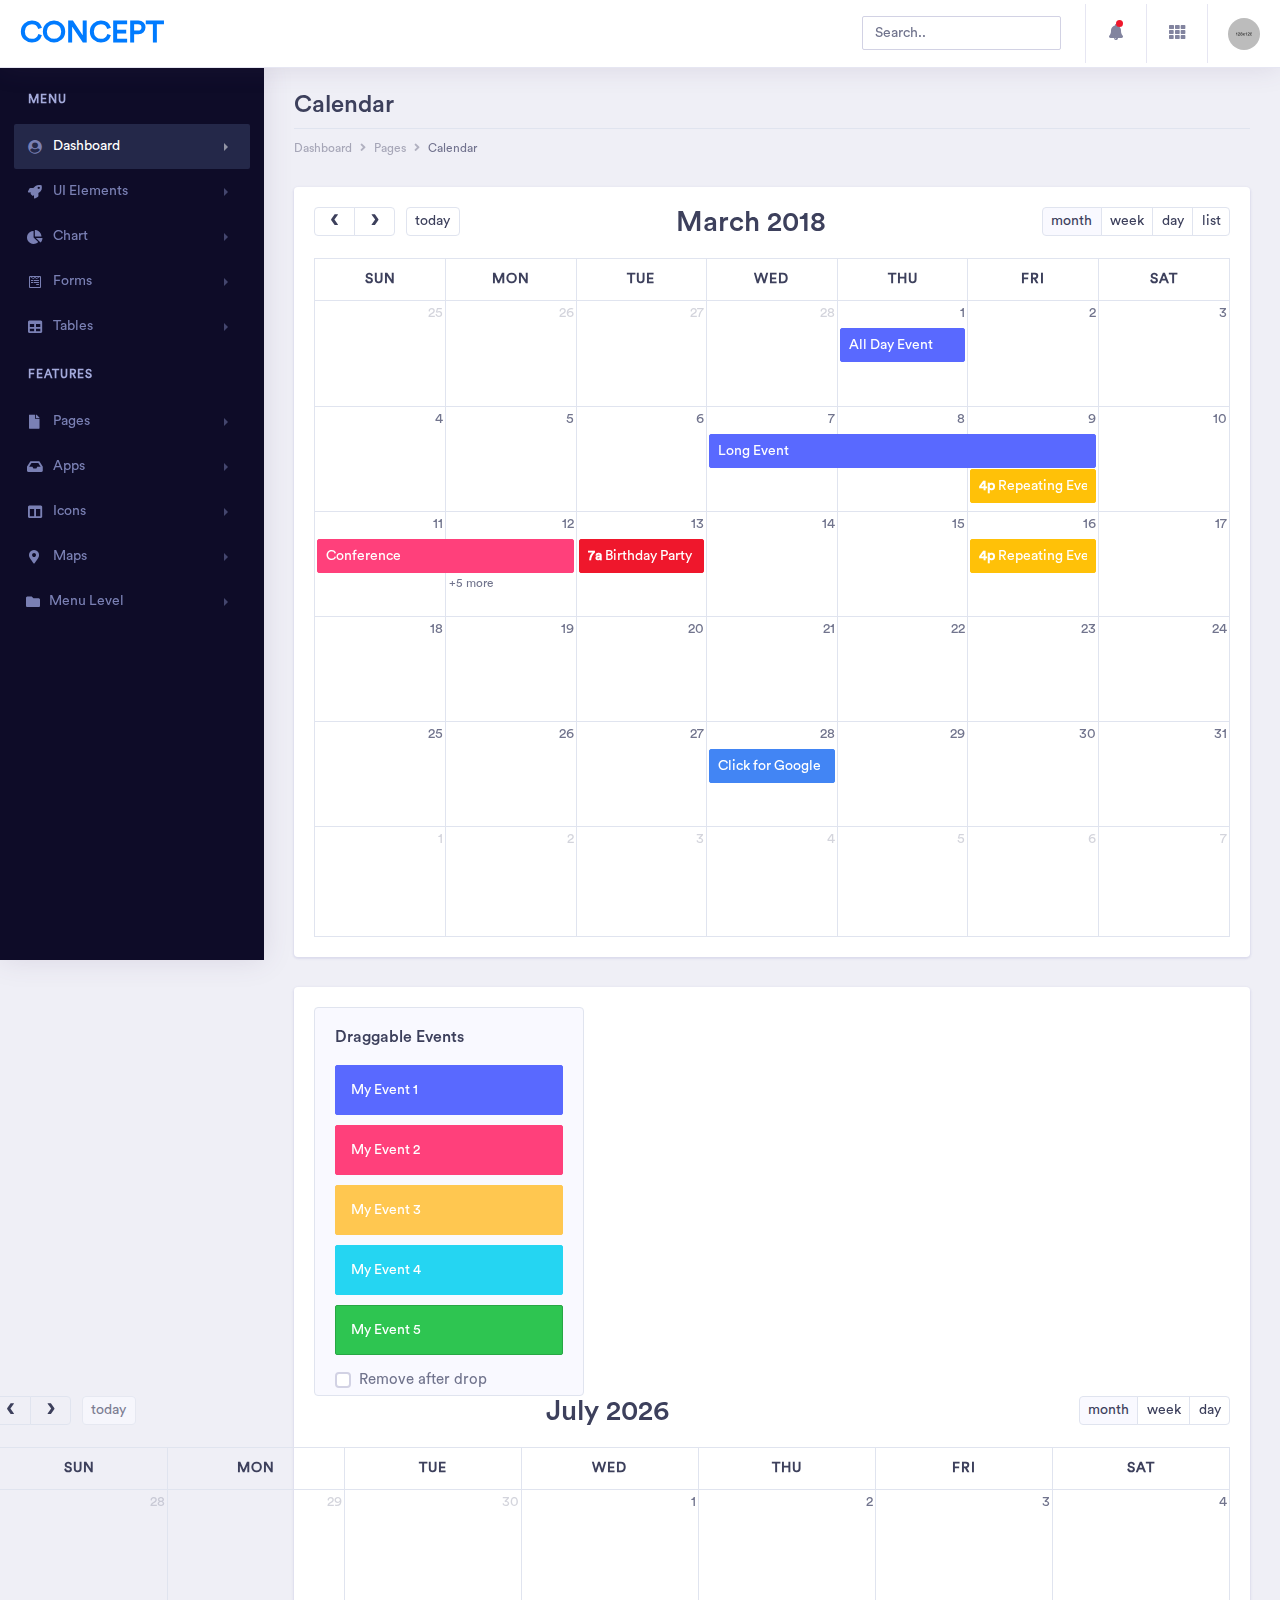
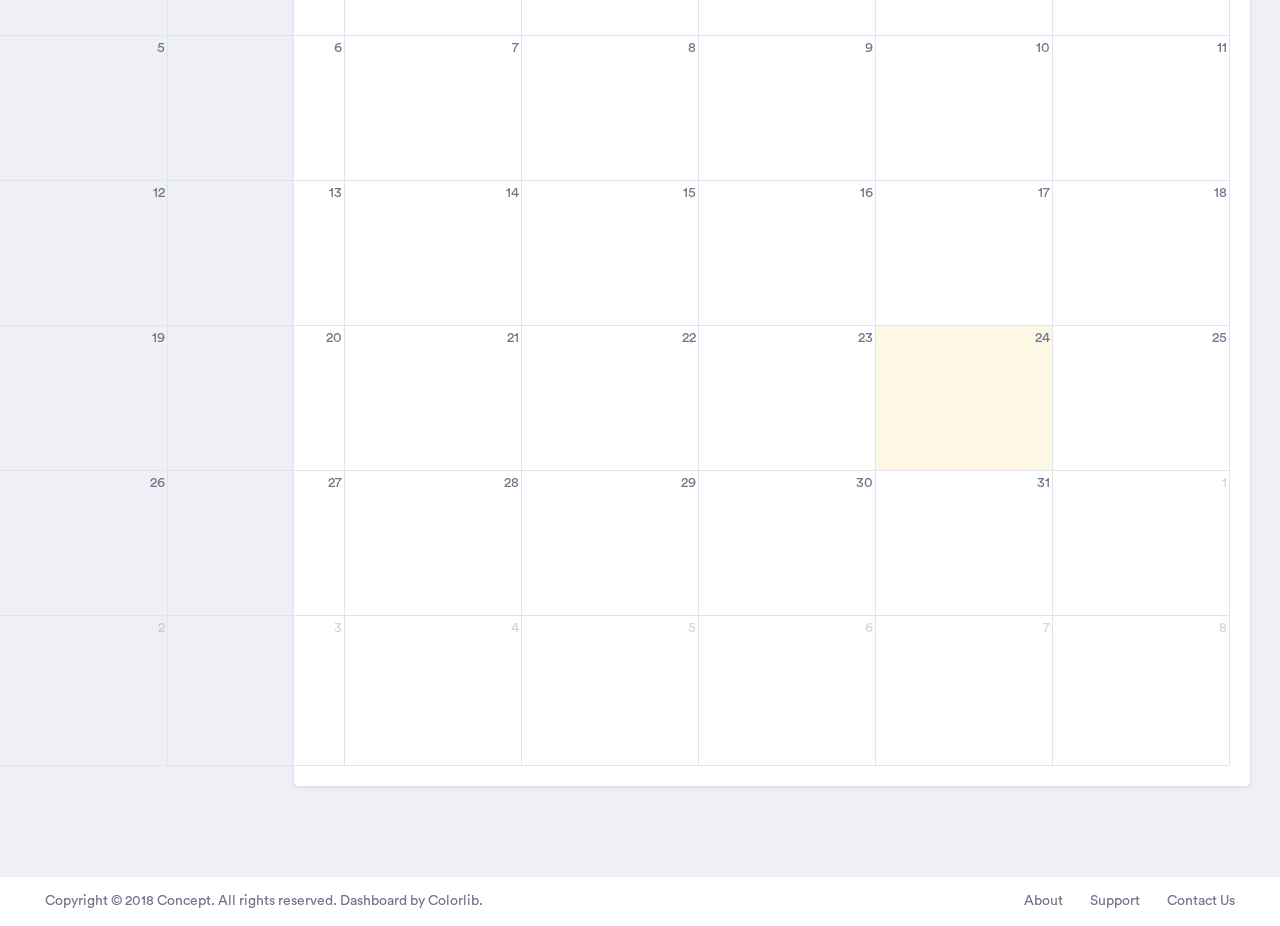
<file: sistema/pages/calendar.html>
<!doctype html>
<html lang="en">
 
<head>
    <!-- Required meta tags -->
    <meta charset="utf-8">
    <meta name="viewport" content="width=device-width, initial-scale=1, shrink-to-fit=no">
    <title>Concept - Bootstrap 4 Admin Dashboard Template</title>
    <!-- Bootstrap CSS -->
    <link rel="stylesheet" href="../assets/vendor/bootstrap/css/bootstrap.min.css">
    <link href="../assets/vendor/fonts/circular-std/style.css" rel="stylesheet">
    <link rel="stylesheet" href="../assets/libs/css/style.css">
    <link rel="stylesheet" href="../assets/vendor/fonts/fontawesome/css/fontawesome-all.css">
    <link href='../assets/vendor/full-calendar/css/fullcalendar.css' rel='stylesheet' />
    <link href='../assets/vendor/full-calendar/css/fullcalendar.print.css' rel='stylesheet' media='print' />
</head>

<body>
    <!-- ============================================================== -->
    <!-- main wrapper -->
    <!-- ============================================================== -->
    <div class="dashboard-main-wrapper">
        <!-- ============================================================== -->
        <!-- navbar -->
        <!-- ============================================================== -->
        <div class="dashboard-header">
            <nav class="navbar navbar-expand-lg bg-white fixed-top">
                <a class="navbar-brand" href="../index.html">Concept</a>
                <button class="navbar-toggler" type="button" data-toggle="collapse" data-target="#navbarSupportedContent" aria-controls="navbarSupportedContent" aria-expanded="false" aria-label="Toggle navigation">
                    <span class="navbar-toggler-icon"></span>
                </button>
                <div class="collapse navbar-collapse " id="navbarSupportedContent">
                    <ul class="navbar-nav ml-auto navbar-right-top">
                        <li class="nav-item">
                            <div id="custom-search" class="top-search-bar">
                                <input class="form-control" type="text" placeholder="Search..">
                            </div>
                        </li>
                        <li class="nav-item dropdown notification">
                            <a class="nav-link nav-icons" href="#" id="navbarDropdownMenuLink1" data-toggle="dropdown" aria-haspopup="true" aria-expanded="false"><i class="fas fa-fw fa-bell"></i> <span class="indicator"></span></a>
                            <ul class="dropdown-menu dropdown-menu-right notification-dropdown">
                                <li>
                                    <div class="notification-title"> Notification</div>
                                    <div class="notification-list">
                                        <div class="list-group">
                                            <a href="#" class="list-group-item list-group-item-action active">
                                                <div class="notification-info">
                                                    <div class="notification-list-user-img"><img src="../assets/images/avatar-2.jpg" alt="" class="user-avatar-md rounded-circle"></div>
                                                    <div class="notification-list-user-block"><span class="notification-list-user-name">Jeremy Rakestraw</span>accepted your invitation to join the team.
                                                        <div class="notification-date">2 min ago</div>
                                                    </div>
                                                </div>
                                            </a>
                                            <a href="#" class="list-group-item list-group-item-action">
                                                <div class="notification-info">
                                                    <div class="notification-list-user-img"><img src="../assets/images/avatar-3.jpg" alt="" class="user-avatar-md rounded-circle"></div>
                                                    <div class="notification-list-user-block"><span class="notification-list-user-name">
John Abraham</span>is now following you
                                                        <div class="notification-date">2 days ago</div>
                                                    </div>
                                                </div>
                                            </a>
                                            <a href="#" class="list-group-item list-group-item-action">
                                                <div class="notification-info">
                                                    <div class="notification-list-user-img"><img src="../assets/images/avatar-4.jpg" alt="" class="user-avatar-md rounded-circle"></div>
                                                    <div class="notification-list-user-block"><span class="notification-list-user-name">Monaan Pechi</span> is watching your main repository
                                                        <div class="notification-date">2 min ago</div>
                                                    </div>
                                                </div>
                                            </a>
                                            <a href="#" class="list-group-item list-group-item-action">
                                                <div class="notification-info">
                                                    <div class="notification-list-user-img"><img src="../assets/images/avatar-5.jpg" alt="" class="user-avatar-md rounded-circle"></div>
                                                    <div class="notification-list-user-block"><span class="notification-list-user-name">Jessica Caruso</span>accepted your invitation to join the team.
                                                        <div class="notification-date">2 min ago</div>
                                                    </div>
                                                </div>
                                            </a>
                                        </div>
                                    </div>
                                </li>
                                <li>
                                    <div class="list-footer"> <a href="#">View all notifications</a></div>
                                </li>
                            </ul>
                        </li>
                        <li class="nav-item dropdown connection">
                            <a class="nav-link" href="#" id="navbarDropdown" role="button" data-toggle="dropdown" aria-haspopup="true" aria-expanded="false"> <i class="fas fa-fw fa-th"></i> </a>
                            <ul class="dropdown-menu dropdown-menu-right connection-dropdown">
                                <li class="connection-list">
                                    <div class="row">
                                        <div class="col-xl-4 col-lg-4 col-md-6 col-sm-12 col-12 ">
                                            <a href="#" class="connection-item"><img src="../assets/images/github.png" alt="" > <span>Github</span></a>
                                        </div>
                                        <div class="col-xl-4 col-lg-4 col-md-6 col-sm-12 col-12 ">
                                            <a href="#" class="connection-item"><img src="../assets/images/dribbble.png" alt="" > <span>Dribbble</span></a>
                                        </div>
                                        <div class="col-xl-4 col-lg-4 col-md-6 col-sm-12 col-12 ">
                                            <a href="#" class="connection-item"><img src="../assets/images/dropbox.png" alt="" > <span>Dropbox</span></a>
                                        </div>
                                    </div>
                                    <div class="row">
                                        <div class="col-xl-4 col-lg-4 col-md-6 col-sm-12 col-12 ">
                                            <a href="#" class="connection-item"><img src="../assets/images/bitbucket.png" alt=""> <span>Bitbucket</span></a>
                                        </div>
                                        <div class="col-xl-4 col-lg-4 col-md-6 col-sm-12 col-12 ">
                                            <a href="#" class="connection-item"><img src="../assets/images/mail_chimp.png" alt="" ><span>Mail chimp</span></a>
                                        </div>
                                        <div class="col-xl-4 col-lg-4 col-md-6 col-sm-12 col-12 ">
                                            <a href="#" class="connection-item"><img src="../assets/images/slack.png" alt="" > <span>Slack</span></a>
                                        </div>
                                    </div>
                                </li>
                                <li>
                                    <div class="conntection-footer"><a href="#">More</a></div>
                                </li>
                            </ul>
                        </li>
                        <li class="nav-item dropdown nav-user">
                            <a class="nav-link nav-user-img" href="#" id="navbarDropdownMenuLink2" data-toggle="dropdown" aria-haspopup="true" aria-expanded="false"><img src="../assets/images/avatar-1.jpg" alt="" class="user-avatar-md rounded-circle"></a>
                            <div class="dropdown-menu dropdown-menu-right nav-user-dropdown" aria-labelledby="navbarDropdownMenuLink2">
                                <div class="nav-user-info">
                                    <h5 class="mb-0 text-white nav-user-name">
John Abraham</h5>
                                    <span class="status"></span><span class="ml-2">Available</span>
                                </div>
                                <a class="dropdown-item" href="#"><i class="fas fa-user mr-2"></i>Account</a>
                                <a class="dropdown-item" href="#"><i class="fas fa-cog mr-2"></i>Setting</a>
                                <a class="dropdown-item" href="#"><i class="fas fa-power-off mr-2"></i>Logout</a>
                            </div>
                        </li>
                    </ul>
                </div>
            </nav>
        </div>
        <!-- ============================================================== -->
        <!-- end navbar -->
        <!-- ============================================================== -->
        <!-- ============================================================== -->
        <!-- left sidebar -->
        <!-- ============================================================== -->
        <div class="nav-left-sidebar sidebar-dark">
            <div class="menu-list">
                <nav class="navbar navbar-expand-lg navbar-light">
                    <a class="d-xl-none d-lg-none" href="#">Dashboard</a>
                    <button class="navbar-toggler" type="button" data-toggle="collapse" data-target="#navbarNav" aria-controls="navbarNav" aria-expanded="false" aria-label="Toggle navigation">
                        <span class="navbar-toggler-icon"></span>
                    </button>
                    <div class="collapse navbar-collapse" id="navbarNav">
                        <ul class="navbar-nav flex-column">
                            <li class="nav-divider">
                                Menu
                            </li>
                            <li class="nav-item ">
                                <a class="nav-link active" href="#" data-toggle="collapse" aria-expanded="false" data-target="#submenu-1" aria-controls="submenu-1"><i class="fa fa-fw fa-user-circle"></i>Dashboard <span class="badge badge-success">6</span></a>
                                <div id="submenu-1" class="collapse submenu" style="">
                                    <ul class="nav flex-column">
                                        <li class="nav-item">
                                            <a class="nav-link" href="index.html" data-toggle="collapse" aria-expanded="false" data-target="#submenu-1-2" aria-controls="submenu-1-2">E-Commerce</a>
                                            <div id="submenu-1-2" class="collapse submenu" style="">
                                                <ul class="nav flex-column">
                                                    <li class="nav-item">
                                                        <a class="nav-link" href="../index.html">E Commerce Dashboard</a>
                                                    </li>
                                                    <li class="nav-item">
                                                        <a class="nav-link" href="../ecommerce-product.html">Product List</a>
                                                    </li>
                                                    <li class="nav-item">
                                                        <a class="nav-link" href="../ecommerce-product-single.html">Product Single</a>
                                                    </li>
                                                    <li class="nav-item">
                                                        <a class="nav-link" href="../ecommerce-product-checkout.html">Product Checkout</a>
                                                    </li>
                                                </ul>
                                            </div>
                                        </li>
                                        <li class="nav-item">
                                            <a class="nav-link" href="../dashboard-finance.html">Finance</a>
                                        </li>
                                        <li class="nav-item">
                                            <a class="nav-link" href="../dashboard-sales.html">Sales</a>
                                        </li>
                                        <li class="nav-item">
                                            <a class="nav-link" href="#" data-toggle="collapse" aria-expanded="false" data-target="#submenu-1-1" aria-controls="submenu-1-1">Infulencer</a>
                                            <div id="submenu-1-1" class="collapse submenu" style="">
                                                <ul class="nav flex-column">
                                                    <li class="nav-item">
                                                        <a class="nav-link" href="../dashboard-influencer.html">Influencer</a>
                                                    </li>
                                                    <li class="nav-item">
                                                        <a class="nav-link" href="../influencer-finder.html">Influencer Finder</a>
                                                    </li>
                                                    <li class="nav-item">
                                                        <a class="nav-link" href="../influencer-profile.html">Influencer Profile</a>
                                                    </li>
                                                </ul>
                                            </div>
                                        </li>
                                    </ul>
                                </div>
                            </li>
                            <li class="nav-item">
                                <a class="nav-link" href="#" data-toggle="collapse" aria-expanded="false" data-target="#submenu-2" aria-controls="submenu-2"><i class="fa fa-fw fa-rocket"></i>UI Elements</a>
                                <div id="submenu-2" class="collapse submenu" style="">
                                    <ul class="nav flex-column">
                                        <li class="nav-item">
                                            <a class="nav-link" href="cards.html">Cards <span class="badge badge-secondary">New</span></a>
                                        </li>
                                        <li class="nav-item">
                                            <a class="nav-link" href="general.html">General</a>
                                        </li>
                                        <li class="nav-item">
                                            <a class="nav-link" href="carousel.html">Carousel</a>
                                        </li>
                                        <li class="nav-item">
                                            <a class="nav-link" href="listgroup.html">List Group</a>
                                        </li>
                                        <li class="nav-item">
                                            <a class="nav-link" href="typography.html">Typography</a>
                                        </li>
                                        <li class="nav-item">
                                            <a class="nav-link" href="accordions.html">Accordions</a>
                                        </li>
                                        <li class="nav-item">
                                            <a class="nav-link" href="tabs.html">Tabs</a>
                                        </li>
                                    </ul>
                                </div>
                            </li>
                            <li class="nav-item">
                                <a class="nav-link" href="#" data-toggle="collapse" aria-expanded="false" data-target="#submenu-3" aria-controls="submenu-3"><i class="fas fa-fw fa-chart-pie"></i>Chart</a>
                                <div id="submenu-3" class="collapse submenu" style="">
                                    <ul class="nav flex-column">
                                        <li class="nav-item">
                                            <a class="nav-link" href="chart-c3.html">C3 Charts</a>
                                        </li>
                                        <li class="nav-item">
                                            <a class="nav-link" href="chart-chartist.html">Chartist Charts</a>
                                        </li>
                                        <li class="nav-item">
                                            <a class="nav-link" href="chart-charts.html">Chart</a>
                                        </li>
                                        <li class="nav-item">
                                            <a class="nav-link" href="chart-morris.html">Morris</a>
                                        </li>
                                        <li class="nav-item">
                                            <a class="nav-link" href="chart-sparkline.html">Sparkline</a>
                                        </li>
                                        <li class="nav-item">
                                            <a class="nav-link" href="chart-gauge.html">Guage</a>
                                        </li>
                                    </ul>
                                </div>
                            </li>
                            <li class="nav-item ">
                                <a class="nav-link" href="#" data-toggle="collapse" aria-expanded="false" data-target="#submenu-4" aria-controls="submenu-4"><i class="fab fa-fw fa-wpforms"></i>Forms</a>
                                <div id="submenu-4" class="collapse submenu" style="">
                                    <ul class="nav flex-column">
                                        <li class="nav-item">
                                            <a class="nav-link" href="form-elements.html">Form Elements</a>
                                        </li>
                                        <li class="nav-item">
                                            <a class="nav-link" href="form-validation.html">Parsely Validations</a>
                                        </li>
                                        <li class="nav-item">
                                            <a class="nav-link" href="multiselect.html">Multiselect</a>
                                        </li>
                                    </ul>
                                </div>
                            </li>
                            <li class="nav-item">
                                <a class="nav-link" href="#" data-toggle="collapse" aria-expanded="false" data-target="#submenu-5" aria-controls="submenu-5"><i class="fas fa-fw fa-table"></i>Tables</a>
                                <div id="submenu-5" class="collapse submenu" style="">
                                    <ul class="nav flex-column">
                                        <li class="nav-item">
                                            <a class="nav-link" href="general-table.html">General Tables</a>
                                        </li>
                                        <li class="nav-item">
                                            <a class="nav-link" href="data-tables.html">Data Tables</a>
                                        </li>
                                    </ul>
                                </div>
                            </li>
                            <li class="nav-divider">
                                Features
                            </li>
                            <li class="nav-item">
                                <a class="nav-link" href="#" data-toggle="collapse" aria-expanded="false" data-target="#submenu-6" aria-controls="submenu-6"><i class="fas fa-fw fa-file"></i>Pages</a>
                                <div id="submenu-6" class="collapse submenu" style="">
                                    <ul class="nav flex-column">
                                        <li class="nav-item">
                                            <a class="nav-link" href="invoice.html">Invoice</a>
                                        </li>
                                        <li class="nav-item">
                                            <a class="nav-link" href="blank-page.html">Blank Page</a>
                                        </li>
                                        <li class="nav-item">
                                            <a class="nav-link" href="blank-page-header.html">Blank Page Header</a>
                                        </li>
                                        <li class="nav-item">
                                            <a class="nav-link" href="login.html">Login</a>
                                        </li>
                                        <li class="nav-item">
                                            <a class="nav-link" href="404-page.html">404 page</a>
                                        </li>
                                        <li class="nav-item">
                                            <a class="nav-link" href="sign-up.html">Sign up Page</a>
                                        </li>
                                        <li class="nav-item">
                                            <a class="nav-link" href="forgot-password.html">Forgot Password</a>
                                        </li>
                                        <li class="nav-item">
                                            <a class="nav-link" href="pricing.html">Pricing Tables</a>
                                        </li>
                                        <li class="nav-item">
                                            <a class="nav-link" href="timeline.html">Timeline</a>
                                        </li>
                                        <li class="nav-item">
                                            <a class="nav-link" href="calendar.html">Calendar</a>
                                        </li>
                                        <li class="nav-item">
                                            <a class="nav-link" href="sortable-nestable-lists.html">Sortable/Nestable List</a>
                                        </li>
                                        <li class="nav-item">
                                            <a class="nav-link" href="widgets.html">Widgets</a>
                                        </li>
                                        <li class="nav-item">
                                            <a class="nav-link" href="media-object.html">Media Objects</a>
                                        </li>
                                        <li class="nav-item">
                                            <a class="nav-link" href="cropper-image.html">Cropper</a>
                                        </li>
                                        <li class="nav-item">
                                            <a class="nav-link" href="color-picker.html">Color Picker</a>
                                        </li>
                                    </ul>
                                </div>
                            </li>
                            <li class="nav-item">
                                <a class="nav-link" href="#" data-toggle="collapse" aria-expanded="false" data-target="#submenu-7" aria-controls="submenu-7"><i class="fas fa-fw fa-inbox"></i>Apps <span class="badge badge-secondary">New</span></a>
                                <div id="submenu-7" class="collapse submenu" style="">
                                    <ul class="nav flex-column">
                                        <li class="nav-item">
                                            <a class="nav-link" href="inbox.html">Inbox</a>
                                        </li>
                                        <li class="nav-item">
                                            <a class="nav-link" href="email-details.html">Email Detail</a>
                                        </li>
                                        <li class="nav-item">
                                            <a class="nav-link" href="email-compose.html">Email Compose</a>
                                        </li>
                                        <li class="nav-item">
                                            <a class="nav-link" href="message-chat.html">Message Chat</a>
                                        </li>
                                    </ul>
                                </div>
                            </li>
                            <li class="nav-item">
                                <a class="nav-link" href="#" data-toggle="collapse" aria-expanded="false" data-target="#submenu-8" aria-controls="submenu-8"><i class="fas fa-fw fa-columns"></i>Icons</a>
                                <div id="submenu-8" class="collapse submenu" style="">
                                    <ul class="nav flex-column">
                                        <li class="nav-item">
                                            <a class="nav-link" href="icon-fontawesome.html">FontAwesome Icons</a>
                                        </li>
                                        <li class="nav-item">
                                            <a class="nav-link" href="icon-material.html">Material Icons</a>
                                        </li>
                                        <li class="nav-item">
                                            <a class="nav-link" href="icon-simple-lineicon.html">Simpleline Icon</a>
                                        </li>
                                        <li class="nav-item">
                                            <a class="nav-link" href="icon-themify.html">Themify Icon</a>
                                        </li>
                                        <li class="nav-item">
                                            <a class="nav-link" href="icon-flag.html">Flag Icons</a>
                                        </li>
                                        <li class="nav-item">
                                            <a class="nav-link" href="icon-weather.html">Weather Icon</a>
                                        </li>
                                    </ul>
                                </div>
                            </li>
                            <li class="nav-item">
                                <a class="nav-link" href="#" data-toggle="collapse" aria-expanded="false" data-target="#submenu-9" aria-controls="submenu-9"><i class="fas fa-fw fa-map-marker-alt"></i>Maps</a>
                                <div id="submenu-9" class="collapse submenu" style="">
                                    <ul class="nav flex-column">
                                        <li class="nav-item">
                                            <a class="nav-link" href="map-google.html">Google Maps</a>
                                        </li>
                                        <li class="nav-item">
                                            <a class="nav-link" href="map-vector.html">Vector Maps</a>
                                        </li>
                                    </ul>
                                </div>
                            </li>
                            <li class="nav-item">
                                <a class="nav-link" href="#" data-toggle="collapse" aria-expanded="false" data-target="#submenu-10" aria-controls="submenu-10"><i class="fas fa-f fa-folder"></i>Menu Level</a>
                                <div id="submenu-10" class="collapse submenu" style="">
                                    <ul class="nav flex-column">
                                        <li class="nav-item">
                                            <a class="nav-link" href="#">Level 1</a>
                                        </li>
                                        <li class="nav-item">
                                            <a class="nav-link" href="#" data-toggle="collapse" aria-expanded="false" data-target="#submenu-11" aria-controls="submenu-11">Level 2</a>
                                            <div id="submenu-11" class="collapse submenu" style="">
                                                <ul class="nav flex-column">
                                                    <li class="nav-item">
                                                        <a class="nav-link" href="#">Level 1</a>
                                                    </li>
                                                    <li class="nav-item">
                                                        <a class="nav-link" href="#">Level 2</a>
                                                    </li>
                                                </ul>
                                            </div>
                                        </li>
                                        <li class="nav-item">
                                            <a class="nav-link" href="#">Level 3</a>
                                        </li>
                                    </ul>
                                </div>
                            </li>
                        </ul>
                    </div>
                </nav>
            </div>
        </div>
        <!-- ============================================================== -->
        <!-- end left sidebar -->
        <!-- ============================================================== -->
        <!-- ============================================================== -->
        <!-- wrapper  -->
        <!-- ============================================================== -->
        <div class="dashboard-wrapper">
            <div class="container-fluid  dashboard-content">
                <!-- ============================================================== -->
                <!-- pageheader -->
                <!-- ============================================================== -->
                <div class="row">
                    <div class="col-xl-12 col-lg-12 col-md-12 col-sm-12 col-12">
                        <div class="page-header">
                            <h2 class="pageheader-title">Calendar </h2>
                            <p class="pageheader-text">Proin placerat ante duiullam scelerisque a velit ac porta, fusce sit amet vestibulum mi. Morbi lobortis pulvinar quam.</p>
                            <div class="page-breadcrumb">
                                <nav aria-label="breadcrumb">
                                    <ol class="breadcrumb">
                                        <li class="breadcrumb-item"><a href="#" class="breadcrumb-link">Dashboard</a></li>
                                        <li class="breadcrumb-item"><a href="#" class="breadcrumb-link">Pages</a></li>
                                        <li class="breadcrumb-item active" aria-current="page">Calendar</li>
                                    </ol>
                                </nav>
                            </div>
                        </div>
                    </div>
                </div>
                <!-- ============================================================== -->
                <!-- end pageheader -->
                <!-- ============================================================== -->
                <!-- ============================================================== -->
                <!-- simple calendar -->
                <!-- ============================================================== -->
                <div class="row">
                    <div class="col-xl-12 col-lg-12 col-md-12 col-sm-12 col-12">
                        <div class="card">
                            <div class="card-body">
                                <div id='calendar1'></div>
                            </div>
                        </div>
                    </div>
                </div>
                <!-- ============================================================== -->
                <!-- end simple calendar -->
                <!-- ============================================================== -->
                <!-- ============================================================== -->
                <!-- events calendar -->
                <!-- ============================================================== -->
                <div class="row">
                    <div class="col-xl-12 col-lg-12 col-md-12 col-sm-12 col-12">
                        <div class="card">
                            <div class="card-body">
                                <div id='wrap'>
                                    <div id='external-events'>
                                        <h4>Draggable Events</h4>
                                        <div class='fc-event'>My Event 1</div>
                                        <div class='fc-event bg-secondary border-secondary'>My Event 2</div>
                                        <div class='fc-event bg-brand border-brand'>My Event 3</div>
                                        <div class='fc-event bg-info border-info'>My Event 4</div>
                                        <div class='fc-event bg-success border-success'>My Event 5</div>
                                        <div class="custom-control custom-checkbox">
                                            <input type="checkbox" class="custom-control-input" id='drop-remove'>
                                            <label class="custom-control-label" for="drop-remove">Remove after drop</label>
                                        </div>
                                    </div>
                                    <div id='calendar'></div>
                                    <div style='clear:both'></div>
                                </div>
                            </div>
                        </div>
                    </div>
                </div>
                <!-- ============================================================== -->
                <!-- end events calendar -->
                <!-- ============================================================== -->
            </div>
        </div>
        <!-- ============================================================== -->
        <!-- footer -->
        <!-- ============================================================== -->
        <div class="footer">
            <div class="container-fluid">
                <div class="row">
                    <div class="col-xl-6 col-lg-6 col-md-12 col-sm-12 col-12">
                        Copyright © 2018 Concept. All rights reserved. Dashboard by <a href="https://colorlib.com/wp/">Colorlib</a>.
                    </div>
                    <div class="col-xl-6 col-lg-6 col-md-12 col-sm-12 col-12">
                        <div class="text-md-right footer-links d-none d-sm-block">
                            <a href="javascript: void(0);">About</a>
                            <a href="javascript: void(0);">Support</a>
                            <a href="javascript: void(0);">Contact Us</a>
                        </div>
                    </div>
                </div>
            </div>
        </div>
        <!-- ============================================================== -->
        <!-- end footer -->
        <!-- ============================================================== -->
    </div>
    <!-- ============================================================== -->
    <!-- end main wrapper -->
    <!-- ============================================================== -->
    <!-- Optional JavaScript -->
    <script src="../assets/vendor/jquery/jquery-3.3.1.min.js"></script>
    <script src="../assets/vendor/bootstrap/js/bootstrap.bundle.js"></script>
    <script src="../assets/vendor/slimscroll/jquery.slimscroll.js"></script>
    <script src='../assets/vendor/full-calendar/js/moment.min.js'></script>
    <script src='../assets/vendor/full-calendar/js/fullcalendar.js'></script>
    <script src='../assets/vendor/full-calendar/js/jquery-ui.min.js'></script>
    <script src='../assets/vendor/full-calendar/js/calendar.js'></script>
    <script src="../assets/libs/js/main-js.js"></script>
</body>
 
</html>
</file>
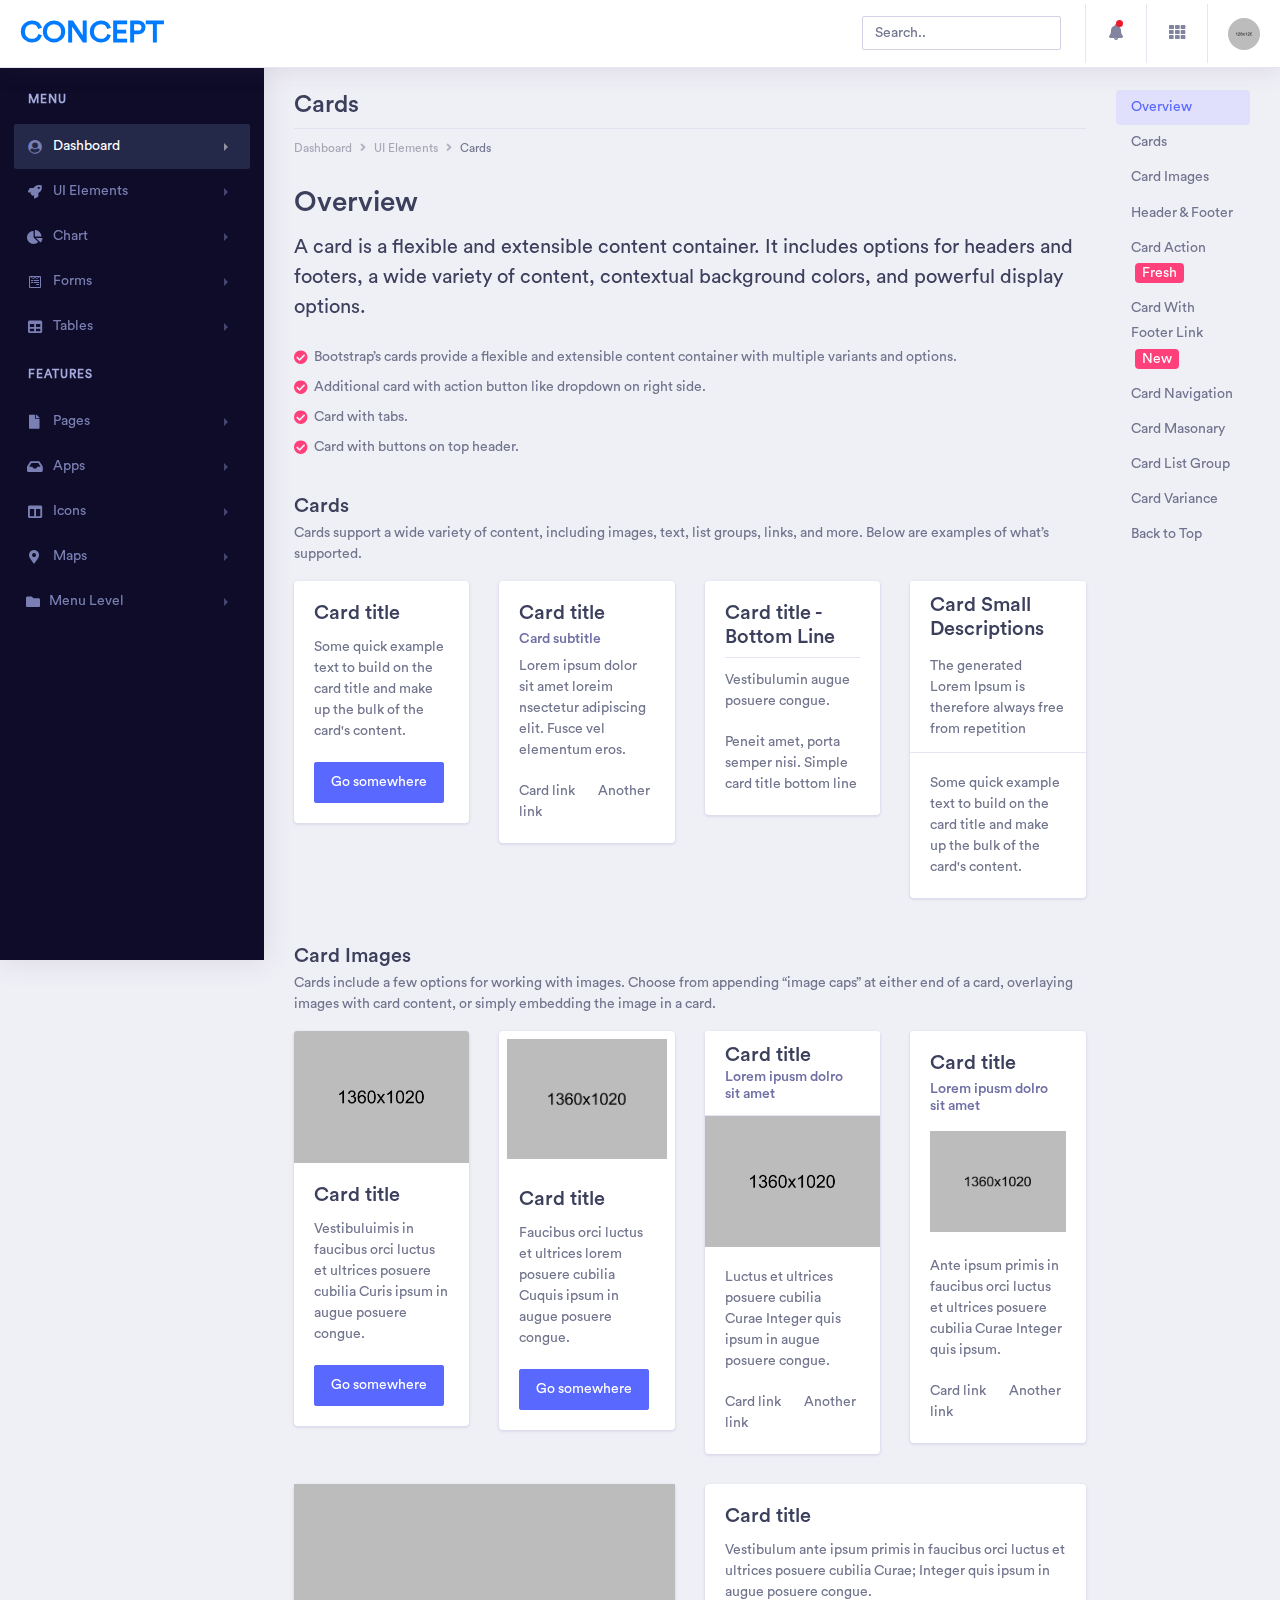
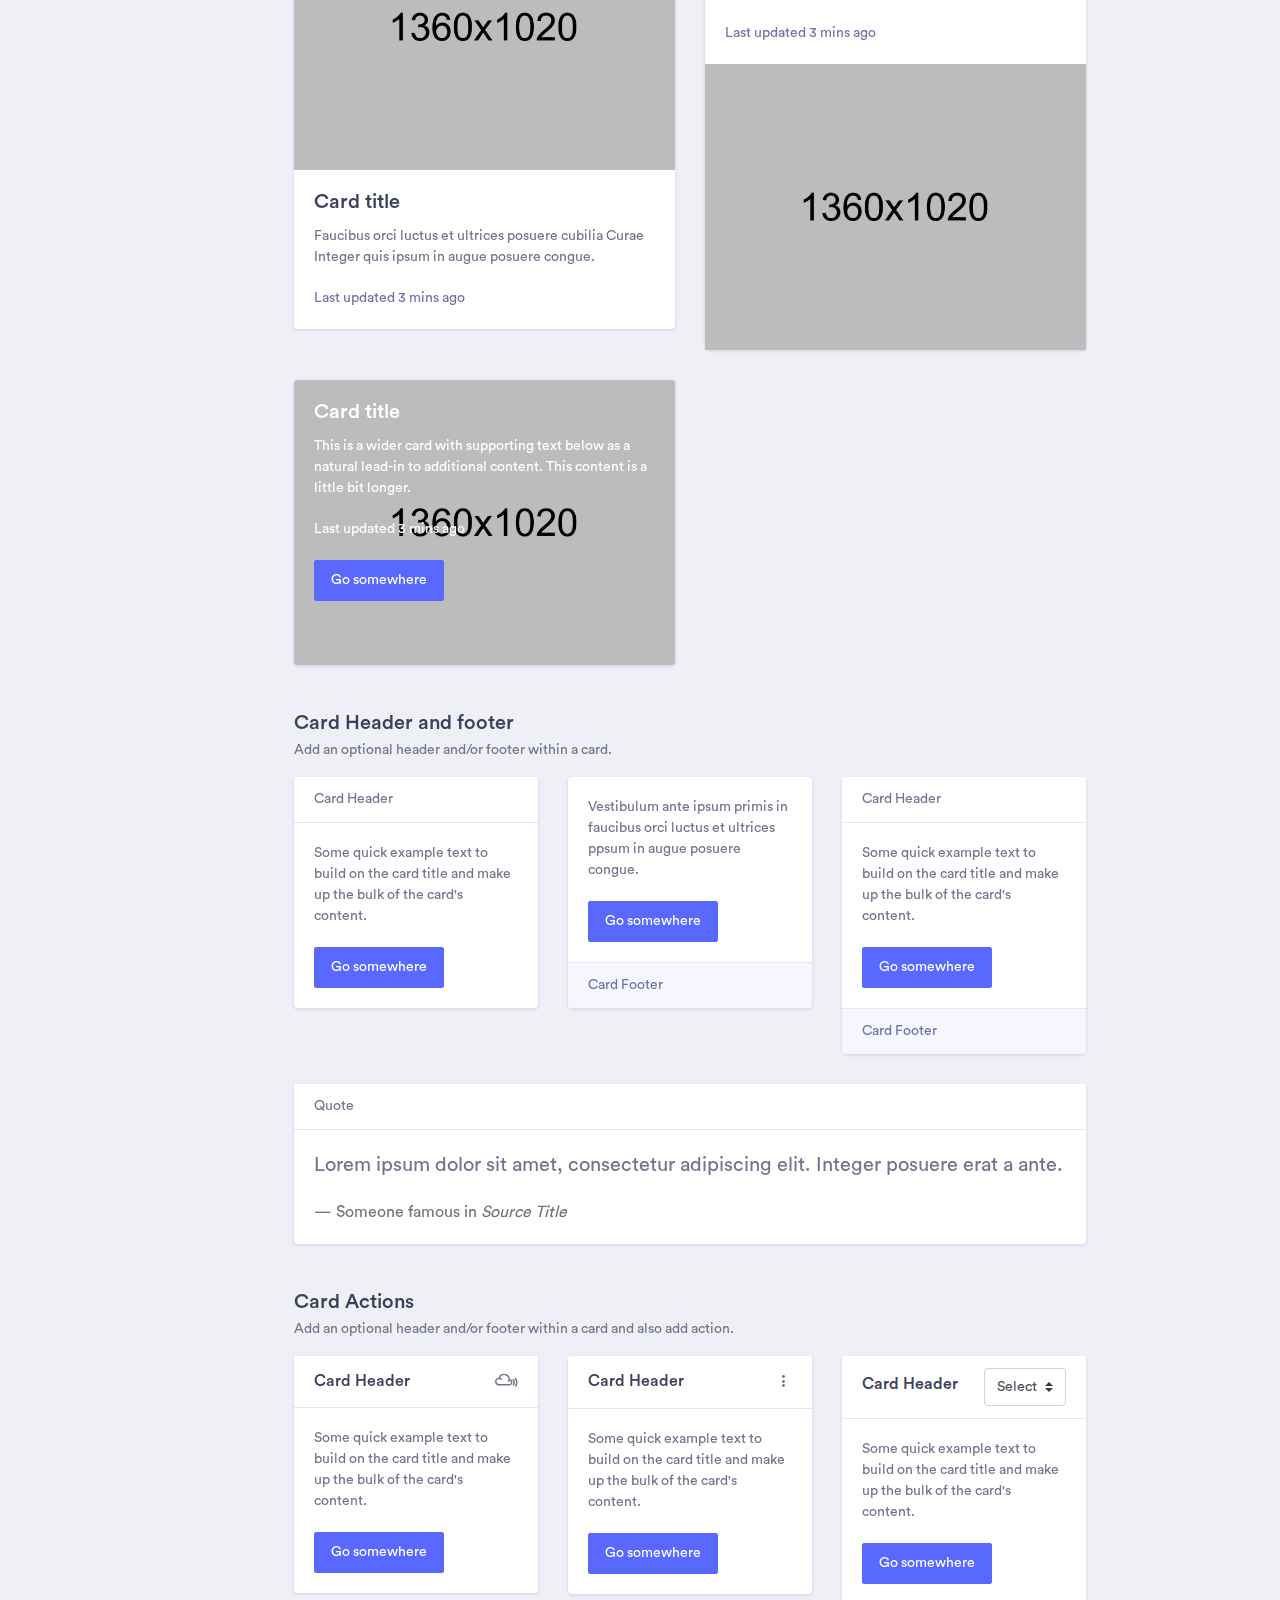
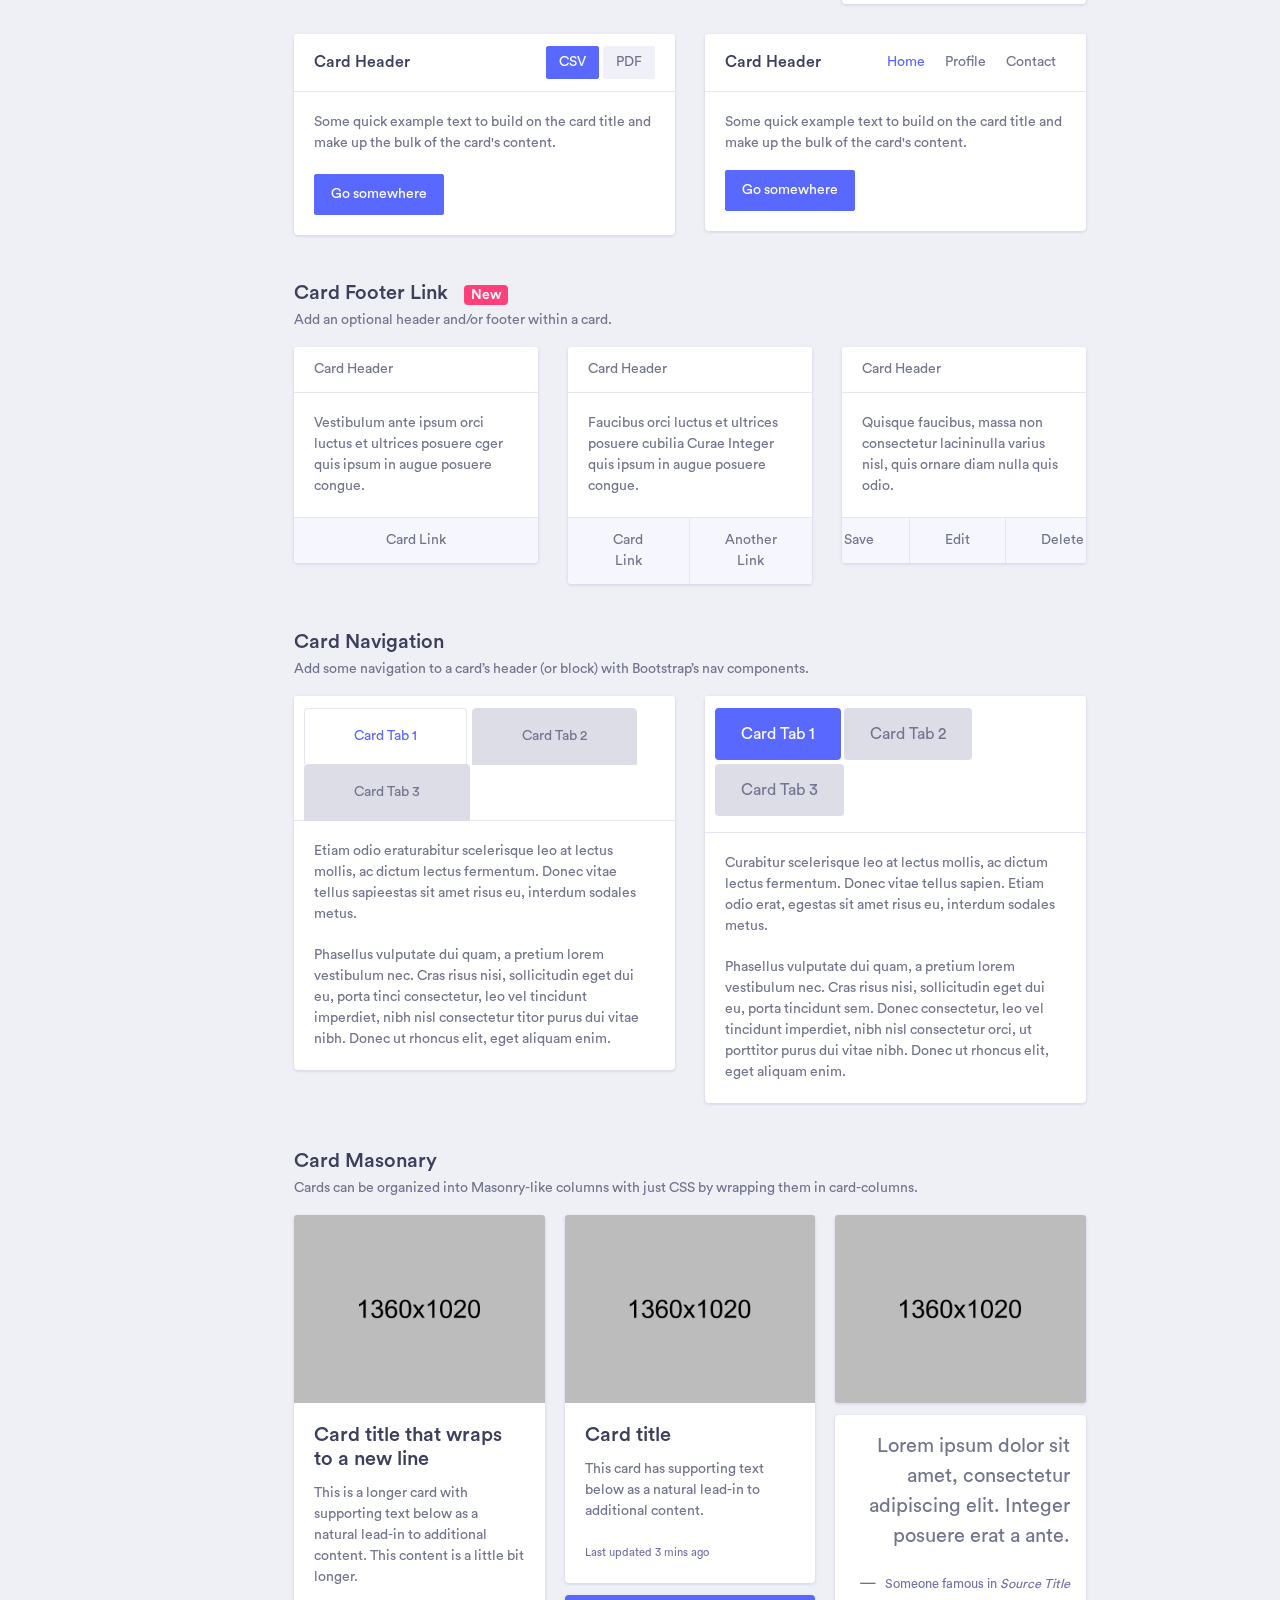
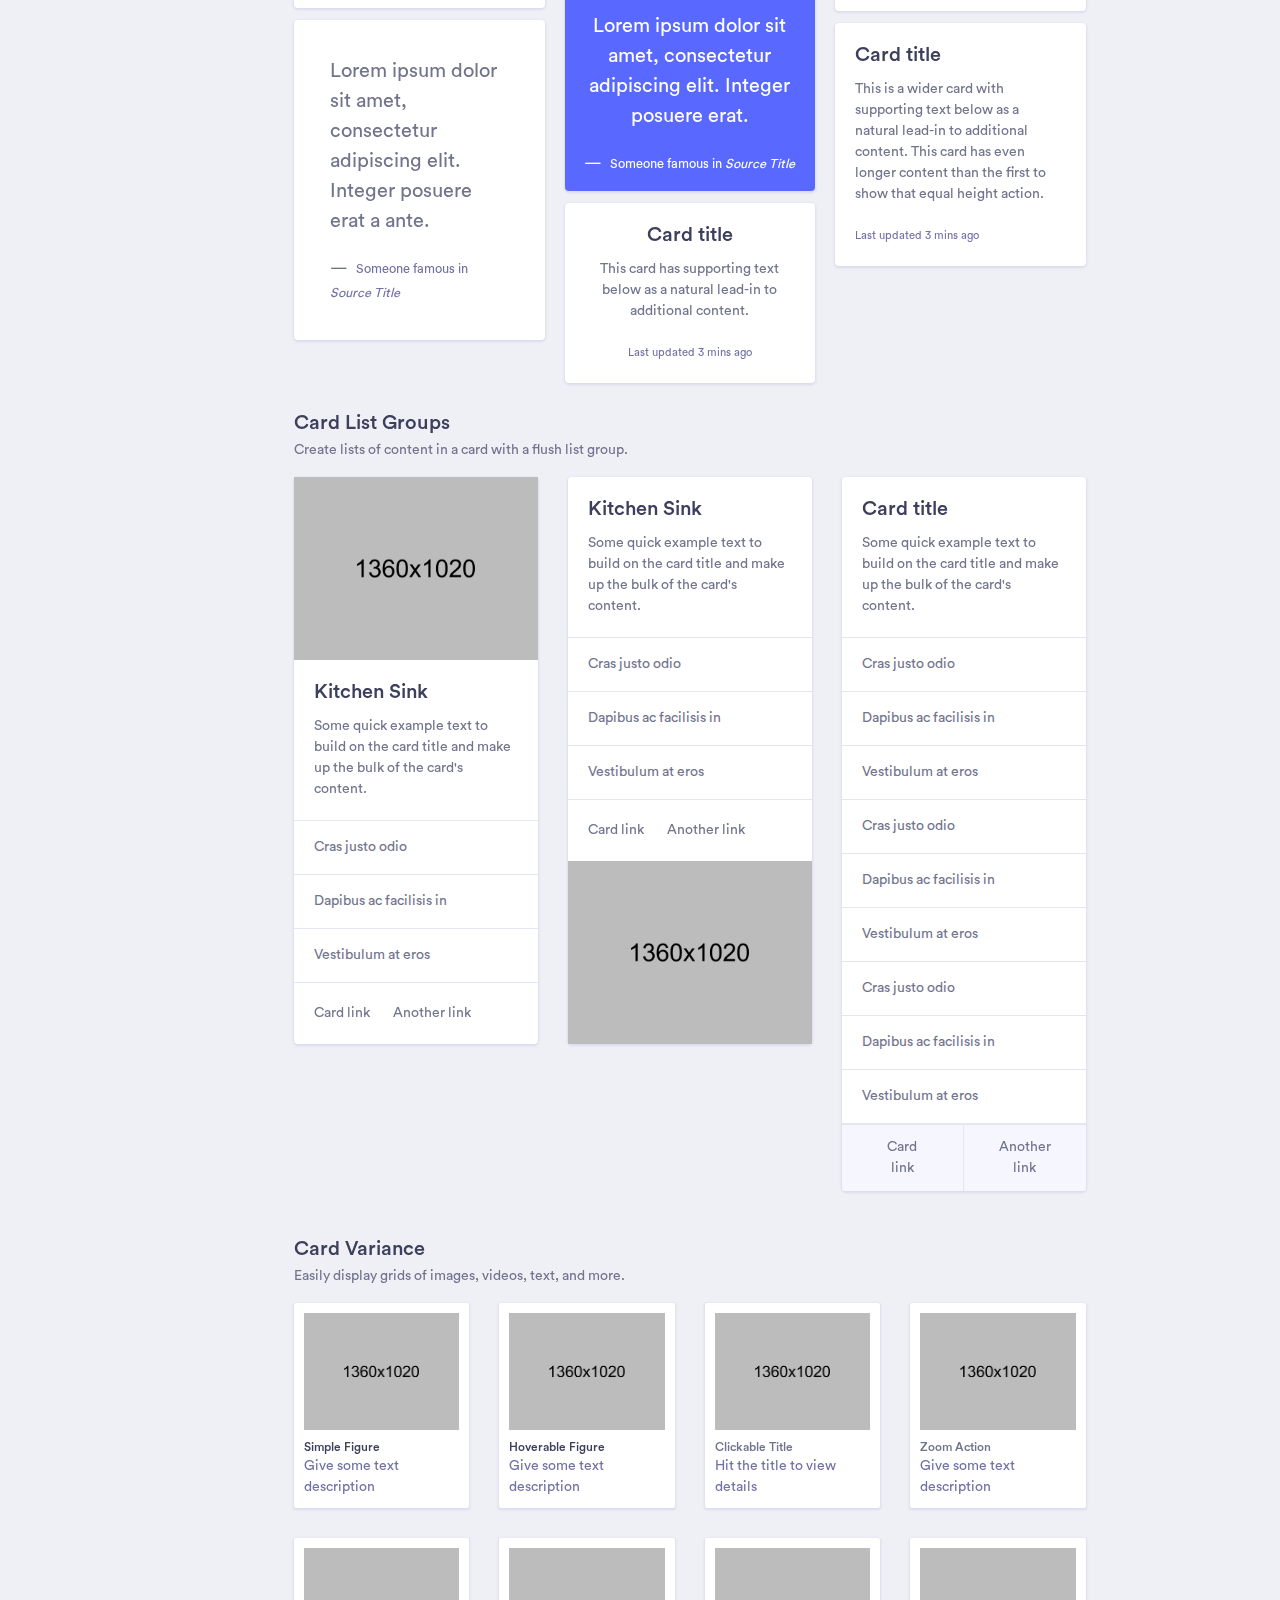
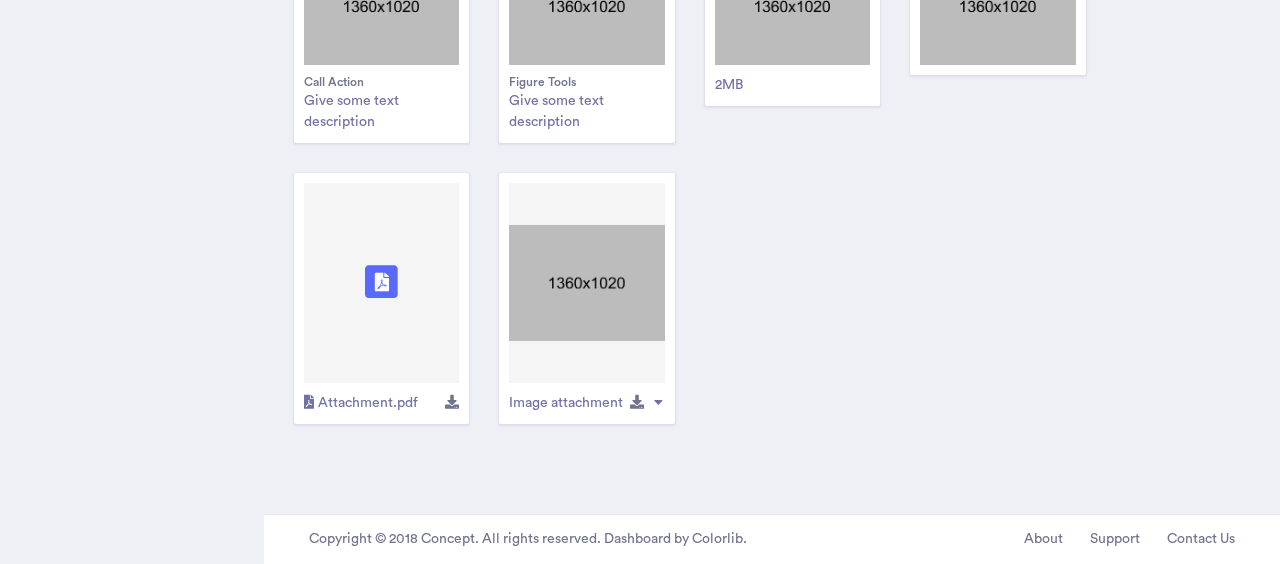
<file: sistema/pages/cards.html>
<!doctype html>
<html lang="en">
 
<head>
    <!-- Required meta tags -->
    <meta charset="utf-8">
    <meta name="viewport" content="width=device-width, initial-scale=1, shrink-to-fit=no">
    <!-- Bootstrap CSS -->
    <link rel="stylesheet" href="../assets/vendor/bootstrap/css/bootstrap.min.css">
    <link href="../assets/vendor/fonts/circular-std/style.css" rel="stylesheet">
    <link rel="stylesheet" href="../assets/libs/css/style.css">
    <link rel="stylesheet" href="../assets/vendor/fonts/fontawesome/css/fontawesome-all.css">
    <link rel="stylesheet" href="../assets/vendor/fonts/material-design-iconic-font/css/materialdesignicons.min.css">
    <title>Concept - Bootstrap 4 Admin Dashboard Template</title>
</head>

<body>
    <!-- ============================================================== -->
    <!-- main wrapper -->
    <!-- ============================================================== -->
    <div class="dashboard-main-wrapper">
        <!-- ============================================================== -->
        <!-- navbar -->
        <!-- ============================================================== -->
        <div class="dashboard-header">
            <nav class="navbar navbar-expand-lg bg-white fixed-top">
                <a class="navbar-brand" href="../index.html">Concept</a>
                <button class="navbar-toggler" type="button" data-toggle="collapse" data-target="#navbarSupportedContent" aria-controls="navbarSupportedContent" aria-expanded="false" aria-label="Toggle navigation">
                    <span class="navbar-toggler-icon"></span>
                </button>
                <div class="collapse navbar-collapse " id="navbarSupportedContent">
                    <ul class="navbar-nav ml-auto navbar-right-top">
                        <li class="nav-item">
                            <div id="custom-search" class="top-search-bar">
                                <input class="form-control" type="text" placeholder="Search..">
                            </div>
                        </li>
                        <li class="nav-item dropdown notification">
                            <a class="nav-link nav-icons" href="#" id="navbarDropdownMenuLink1" data-toggle="dropdown" aria-haspopup="true" aria-expanded="false"><i class="fas fa-fw fa-bell"></i> <span class="indicator"></span></a>
                            <ul class="dropdown-menu dropdown-menu-right notification-dropdown">
                                <li>
                                    <div class="notification-title"> Notification</div>
                                    <div class="notification-list">
                                        <div class="list-group">
                                            <a href="#" class="list-group-item list-group-item-action active">
                                                <div class="notification-info">
                                                    <div class="notification-list-user-img"><img src="../assets/images/avatar-2.jpg" alt="" class="user-avatar-md rounded-circle"></div>
                                                    <div class="notification-list-user-block"><span class="notification-list-user-name">Jeremy Rakestraw</span>accepted your invitation to join the team.
                                                        <div class="notification-date">2 min ago</div>
                                                    </div>
                                                </div>
                                            </a>
                                            <a href="#" class="list-group-item list-group-item-action">
                                                <div class="notification-info">
                                                    <div class="notification-list-user-img"><img src="../assets/images/avatar-3.jpg" alt="" class="user-avatar-md rounded-circle"></div>
                                                    <div class="notification-list-user-block"><span class="notification-list-user-name">
John Abraham</span>is now following you
                                                        <div class="notification-date">2 days ago</div>
                                                    </div>
                                                </div>
                                            </a>
                                            <a href="#" class="list-group-item list-group-item-action">
                                                <div class="notification-info">
                                                    <div class="notification-list-user-img"><img src="../assets/images/avatar-4.jpg" alt="" class="user-avatar-md rounded-circle"></div>
                                                    <div class="notification-list-user-block"><span class="notification-list-user-name">Monaan Pechi</span> is watching your main repository
                                                        <div class="notification-date">2 min ago</div>
                                                    </div>
                                                </div>
                                            </a>
                                            <a href="#" class="list-group-item list-group-item-action">
                                                <div class="notification-info">
                                                    <div class="notification-list-user-img"><img src="../assets/images/avatar-5.jpg" alt="" class="user-avatar-md rounded-circle"></div>
                                                    <div class="notification-list-user-block"><span class="notification-list-user-name">Jessica Caruso</span>accepted your invitation to join the team.
                                                        <div class="notification-date">2 min ago</div>
                                                    </div>
                                                </div>
                                            </a>
                                        </div>
                                    </div>
                                </li>
                                <li>
                                    <div class="list-footer"> <a href="#">View all notifications</a></div>
                                </li>
                            </ul>
                        </li>
                        <li class="nav-item dropdown connection">
                            <a class="nav-link" href="#" id="navbarDropdown" role="button" data-toggle="dropdown" aria-haspopup="true" aria-expanded="false"> <i class="fas fa-fw fa-th"></i> </a>
                            <ul class="dropdown-menu dropdown-menu-right connection-dropdown">
                                <li class="connection-list">
                                    <div class="row">
                                        <div class="col-xl-4 col-lg-4 col-md-6 col-sm-12 col-12 ">
                                            <a href="#" class="connection-item"><img src="../assets/images/github.png" alt="" > <span>Github</span></a>
                                        </div>
                                        <div class="col-xl-4 col-lg-4 col-md-6 col-sm-12 col-12 ">
                                            <a href="#" class="connection-item"><img src="../assets/images/dribbble.png" alt="" > <span>Dribbble</span></a>
                                        </div>
                                        <div class="col-xl-4 col-lg-4 col-md-6 col-sm-12 col-12 ">
                                            <a href="#" class="connection-item"><img src="../assets/images/dropbox.png" alt="" > <span>Dropbox</span></a>
                                        </div>
                                    </div>
                                    <div class="row">
                                        <div class="col-xl-4 col-lg-4 col-md-6 col-sm-12 col-12 ">
                                            <a href="#" class="connection-item"><img src="../assets/images/bitbucket.png" alt=""> <span>Bitbucket</span></a>
                                        </div>
                                        <div class="col-xl-4 col-lg-4 col-md-6 col-sm-12 col-12 ">
                                            <a href="#" class="connection-item"><img src="../assets/images/mail_chimp.png" alt="" ><span>Mail chimp</span></a>
                                        </div>
                                        <div class="col-xl-4 col-lg-4 col-md-6 col-sm-12 col-12 ">
                                            <a href="#" class="connection-item"><img src="../assets/images/slack.png" alt="" > <span>Slack</span></a>
                                        </div>
                                    </div>
                                </li>
                                <li>
                                    <div class="conntection-footer"><a href="#">More</a></div>
                                </li>
                            </ul>
                        </li>
                        <li class="nav-item dropdown nav-user">
                            <a class="nav-link nav-user-img" href="#" id="navbarDropdownMenuLink2" data-toggle="dropdown" aria-haspopup="true" aria-expanded="false"><img src="../assets/images/avatar-1.jpg" alt="" class="user-avatar-md rounded-circle"></a>
                            <div class="dropdown-menu dropdown-menu-right nav-user-dropdown" aria-labelledby="navbarDropdownMenuLink2">
                                <div class="nav-user-info">
                                    <h5 class="mb-0 text-white nav-user-name">
John Abraham</h5>
                                    <span class="status"></span><span class="ml-2">Available</span>
                                </div>
                                <a class="dropdown-item" href="#"><i class="fas fa-user mr-2"></i>Account</a>
                                <a class="dropdown-item" href="#"><i class="fas fa-cog mr-2"></i>Setting</a>
                                <a class="dropdown-item" href="#"><i class="fas fa-power-off mr-2"></i>Logout</a>
                            </div>
                        </li>
                    </ul>
                </div>
            </nav>
        </div>
        <!-- ============================================================== -->
        <!-- end navbar -->
        <!-- ============================================================== -->
        <!-- ============================================================== -->
        <!-- left sidebar -->
        <!-- ============================================================== -->
       <div class="nav-left-sidebar sidebar-dark">
            <div class="menu-list">
                <nav class="navbar navbar-expand-lg navbar-light">
                    <a class="d-xl-none d-lg-none" href="#">Dashboard</a>
                    <button class="navbar-toggler" type="button" data-toggle="collapse" data-target="#navbarNav" aria-controls="navbarNav" aria-expanded="false" aria-label="Toggle navigation">
                        <span class="navbar-toggler-icon"></span>
                    </button>
                    <div class="collapse navbar-collapse" id="navbarNav">
                        <ul class="navbar-nav flex-column">
                            <li class="nav-divider">
                                Menu
                            </li>
                            <li class="nav-item ">
                                <a class="nav-link active" href="#" data-toggle="collapse" aria-expanded="false" data-target="#submenu-1" aria-controls="submenu-1"><i class="fa fa-fw fa-user-circle"></i>Dashboard <span class="badge badge-success">6</span></a>
                                <div id="submenu-1" class="collapse submenu" style="">
                                    <ul class="nav flex-column">
                                        <li class="nav-item">
                                            <a class="nav-link" href="index.html" data-toggle="collapse" aria-expanded="false" data-target="#submenu-1-2" aria-controls="submenu-1-2">E-Commerce</a>
                                            <div id="submenu-1-2" class="collapse submenu" style="">
                                                <ul class="nav flex-column">
                                                    <li class="nav-item">
                                                        <a class="nav-link" href="../index.html">E Commerce Dashboard</a>
                                                    </li>
                                                    <li class="nav-item">
                                                        <a class="nav-link" href="../ecommerce-product.html">Product List</a>
                                                    </li>
                                                    <li class="nav-item">
                                                        <a class="nav-link" href="../ecommerce-product-single.html">Product Single</a>
                                                    </li>
                                                    <li class="nav-item">
                                                        <a class="nav-link" href="../ecommerce-product-checkout.html">Product Checkout</a>
                                                    </li>
                                                </ul>
                                            </div>
                                        </li>
                                        <li class="nav-item">
                                            <a class="nav-link" href="../dashboard-finance.html">Finance</a>
                                        </li>
                                        <li class="nav-item">
                                            <a class="nav-link" href="../dashboard-sales.html">Sales</a>
                                        </li>
                                        <li class="nav-item">
                                            <a class="nav-link" href="#" data-toggle="collapse" aria-expanded="false" data-target="#submenu-1-1" aria-controls="submenu-1-1">Infulencer</a>
                                            <div id="submenu-1-1" class="collapse submenu" style="">
                                                <ul class="nav flex-column">
                                                    <li class="nav-item">
                                                        <a class="nav-link" href="../dashboard-influencer.html">Influencer</a>
                                                    </li>
                                                    <li class="nav-item">
                                                        <a class="nav-link" href="../influencer-finder.html">Influencer Finder</a>
                                                    </li>
                                                    <li class="nav-item">
                                                        <a class="nav-link" href="../influencer-profile.html">Influencer Profile</a>
                                                    </li>
                                                </ul>
                                            </div>
                                        </li>
                                    </ul>
                                </div>
                            </li>
                            <li class="nav-item">
                                <a class="nav-link" href="#" data-toggle="collapse" aria-expanded="false" data-target="#submenu-2" aria-controls="submenu-2"><i class="fa fa-fw fa-rocket"></i>UI Elements</a>
                                <div id="submenu-2" class="collapse submenu" style="">
                                    <ul class="nav flex-column">
                                        <li class="nav-item">
                                            <a class="nav-link" href="cards.html">Cards <span class="badge badge-secondary">New</span></a>
                                        </li>
                                        <li class="nav-item">
                                            <a class="nav-link" href="general.html">General</a>
                                        </li>
                                        <li class="nav-item">
                                            <a class="nav-link" href="carousel.html">Carousel</a>
                                        </li>
                                        <li class="nav-item">
                                            <a class="nav-link" href="listgroup.html">List Group</a>
                                        </li>
                                        <li class="nav-item">
                                            <a class="nav-link" href="typography.html">Typography</a>
                                        </li>
                                        <li class="nav-item">
                                            <a class="nav-link" href="accordions.html">Accordions</a>
                                        </li>
                                        <li class="nav-item">
                                            <a class="nav-link" href="tabs.html">Tabs</a>
                                        </li>
                                    </ul>
                                </div>
                            </li>
                            <li class="nav-item">
                                <a class="nav-link" href="#" data-toggle="collapse" aria-expanded="false" data-target="#submenu-3" aria-controls="submenu-3"><i class="fas fa-fw fa-chart-pie"></i>Chart</a>
                                <div id="submenu-3" class="collapse submenu" style="">
                                    <ul class="nav flex-column">
                                        <li class="nav-item">
                                            <a class="nav-link" href="chart-c3.html">C3 Charts</a>
                                        </li>
                                        <li class="nav-item">
                                            <a class="nav-link" href="chart-chartist.html">Chartist Charts</a>
                                        </li>
                                        <li class="nav-item">
                                            <a class="nav-link" href="chart-charts.html">Chart</a>
                                        </li>
                                        <li class="nav-item">
                                            <a class="nav-link" href="chart-morris.html">Morris</a>
                                        </li>
                                        <li class="nav-item">
                                            <a class="nav-link" href="chart-sparkline.html">Sparkline</a>
                                        </li>
                                        <li class="nav-item">
                                            <a class="nav-link" href="chart-gauge.html">Guage</a>
                                        </li>
                                    </ul>
                                </div>
                            </li>
                            <li class="nav-item ">
                                <a class="nav-link" href="#" data-toggle="collapse" aria-expanded="false" data-target="#submenu-4" aria-controls="submenu-4"><i class="fab fa-fw fa-wpforms"></i>Forms</a>
                                <div id="submenu-4" class="collapse submenu" style="">
                                    <ul class="nav flex-column">
                                        <li class="nav-item">
                                            <a class="nav-link" href="form-elements.html">Form Elements</a>
                                        </li>
                                        <li class="nav-item">
                                            <a class="nav-link" href="form-validation.html">Parsely Validations</a>
                                        </li>
                                        <li class="nav-item">
                                            <a class="nav-link" href="multiselect.html">Multiselect</a>
                                        </li>
                                    </ul>
                                </div>
                            </li>
                            <li class="nav-item">
                                <a class="nav-link" href="#" data-toggle="collapse" aria-expanded="false" data-target="#submenu-5" aria-controls="submenu-5"><i class="fas fa-fw fa-table"></i>Tables</a>
                                <div id="submenu-5" class="collapse submenu" style="">
                                    <ul class="nav flex-column">
                                        <li class="nav-item">
                                            <a class="nav-link" href="general-table.html">General Tables</a>
                                        </li>
                                        <li class="nav-item">
                                            <a class="nav-link" href="data-tables.html">Data Tables</a>
                                        </li>
                                    </ul>
                                </div>
                            </li>
                            <li class="nav-divider">
                                Features
                            </li>
                            <li class="nav-item">
                                <a class="nav-link" href="#" data-toggle="collapse" aria-expanded="false" data-target="#submenu-6" aria-controls="submenu-6"><i class="fas fa-fw fa-file"></i>Pages</a>
                                <div id="submenu-6" class="collapse submenu" style="">
                                    <ul class="nav flex-column">
                                        <li class="nav-item">
                                            <a class="nav-link" href="invoice.html">Invoice</a>
                                        </li>
                                        <li class="nav-item">
                                            <a class="nav-link" href="blank-page.html">Blank Page</a>
                                        </li>
                                        <li class="nav-item">
                                            <a class="nav-link" href="blank-page-header.html">Blank Page Header</a>
                                        </li>
                                        <li class="nav-item">
                                            <a class="nav-link" href="login.html">Login</a>
                                        </li>
                                        <li class="nav-item">
                                            <a class="nav-link" href="404-page.html">404 page</a>
                                        </li>
                                        <li class="nav-item">
                                            <a class="nav-link" href="sign-up.html">Sign up Page</a>
                                        </li>
                                        <li class="nav-item">
                                            <a class="nav-link" href="forgot-password.html">Forgot Password</a>
                                        </li>
                                        <li class="nav-item">
                                            <a class="nav-link" href="pricing.html">Pricing Tables</a>
                                        </li>
                                        <li class="nav-item">
                                            <a class="nav-link" href="timeline.html">Timeline</a>
                                        </li>
                                        <li class="nav-item">
                                            <a class="nav-link" href="calendar.html">Calendar</a>
                                        </li>
                                        <li class="nav-item">
                                            <a class="nav-link" href="sortable-nestable-lists.html">Sortable/Nestable List</a>
                                        </li>
                                       <li class="nav-item">
                                            <a class="nav-link" href="widgets.html">Widgets</a>
                                        </li>
                                        <li class="nav-item">
                                            <a class="nav-link" href="media-object.html">Media Objects</a>
                                        </li>
                                        <li class="nav-item">
                                            <a class="nav-link" href="cropper-image.html">Cropper</a>
                                        </li>
                                        <li class="nav-item">
                                            <a class="nav-link" href="color-picker.html">Color Picker</a>
                                        </li>
                                    </ul>
                                </div>
                            </li>
                            <li class="nav-item">
                                <a class="nav-link" href="#" data-toggle="collapse" aria-expanded="false" data-target="#submenu-7" aria-controls="submenu-7"><i class="fas fa-fw fa-inbox"></i>Apps <span class="badge badge-secondary">New</span></a>
                                <div id="submenu-7" class="collapse submenu" style="">
                                    <ul class="nav flex-column">
                                        <li class="nav-item">
                                            <a class="nav-link" href="inbox.html">Inbox</a>
                                        </li>
                                        <li class="nav-item">
                                            <a class="nav-link" href="email-details.html">Email Detail</a>
                                        </li>
                                        <li class="nav-item">
                                            <a class="nav-link" href="email-compose.html">Email Compose</a>
                                        </li>
                                        <li class="nav-item">
                                            <a class="nav-link" href="message-chat.html">Message Chat</a>
                                        </li>
                                    </ul>
                                </div>
                            </li>
                            <li class="nav-item">
                                <a class="nav-link" href="#" data-toggle="collapse" aria-expanded="false" data-target="#submenu-8" aria-controls="submenu-8"><i class="fas fa-fw fa-columns"></i>Icons</a>
                                <div id="submenu-8" class="collapse submenu" style="">
                                    <ul class="nav flex-column">
                                        <li class="nav-item">
                                            <a class="nav-link" href="icon-fontawesome.html">FontAwesome Icons</a>
                                        </li>
                                        <li class="nav-item">
                                            <a class="nav-link" href="icon-material.html">Material Icons</a>
                                        </li>
                                        <li class="nav-item">
                                            <a class="nav-link" href="icon-simple-lineicon.html">Simpleline Icon</a>
                                        </li>
                                        <li class="nav-item">
                                            <a class="nav-link" href="icon-themify.html">Themify Icon</a>
                                        </li>
                                        <li class="nav-item">
                                            <a class="nav-link" href="icon-flag.html">Flag Icons</a>
                                        </li>
                                        <li class="nav-item">
                                            <a class="nav-link" href="icon-weather.html">Weather Icon</a>
                                        </li>
                                    </ul>
                                </div>
                            </li>
                            <li class="nav-item">
                                <a class="nav-link" href="#" data-toggle="collapse" aria-expanded="false" data-target="#submenu-9" aria-controls="submenu-9"><i class="fas fa-fw fa-map-marker-alt"></i>Maps</a>
                                <div id="submenu-9" class="collapse submenu" style="">
                                    <ul class="nav flex-column">
                                        <li class="nav-item">
                                            <a class="nav-link" href="map-google.html">Google Maps</a>
                                        </li>
                                        <li class="nav-item">
                                            <a class="nav-link" href="map-vector.html">Vector Maps</a>
                                        </li>
                                    </ul>
                                </div>
                            </li>
                            <li class="nav-item">
                                <a class="nav-link" href="#" data-toggle="collapse" aria-expanded="false" data-target="#submenu-10" aria-controls="submenu-10"><i class="fas fa-f fa-folder"></i>Menu Level</a>
                                <div id="submenu-10" class="collapse submenu" style="">
                                    <ul class="nav flex-column">
                                        <li class="nav-item">
                                            <a class="nav-link" href="#">Level 1</a>
                                        </li>
                                        <li class="nav-item">
                                            <a class="nav-link" href="#" data-toggle="collapse" aria-expanded="false" data-target="#submenu-11" aria-controls="submenu-11">Level 2</a>
                                            <div id="submenu-11" class="collapse submenu" style="">
                                                <ul class="nav flex-column">
                                                    <li class="nav-item">
                                                        <a class="nav-link" href="#">Level 1</a>
                                                    </li>
                                                    <li class="nav-item">
                                                        <a class="nav-link" href="#">Level 2</a>
                                                    </li>
                                                </ul>
                                            </div>
                                        </li>
                                        <li class="nav-item">
                                            <a class="nav-link" href="#">Level 3</a>
                                        </li>
                                    </ul>
                                </div>
                            </li>
                        </ul>
                    </div>
                </nav>
            </div>
        </div>
        <!-- ============================================================== -->
        <!-- end left sidebar -->
        <!-- ============================================================== -->
        <!-- ============================================================== -->
        <!-- wrapper  -->
        <!-- ============================================================== -->
        <div class="dashboard-wrapper">
            <div class="container-fluid dashboard-content">
                <div class="row">
                    <div class="col-xl-10">
                        <!-- ============================================================== -->
                        <!-- pageheader  -->
                        <!-- ============================================================== -->
                        <div class="row">
                            <div class="col-xl-12 col-lg-12 col-md-12 col-sm-12 col-12">
                                <div class="page-header" id="top">
                                    <h2 class="pageheader-title">Cards </h2>
                                    <p class="pageheader-text">Proin placerat ante duiullam scelerisque a velit ac porta, fusce sit amet vestibulum mi. Morbi lobortis pulvinar quam.</p>
                                    <div class="page-breadcrumb">
                                        <nav aria-label="breadcrumb">
                                            <ol class="breadcrumb">
                                                <li class="breadcrumb-item"><a href="#" class="breadcrumb-link">Dashboard</a></li>
                                                <li class="breadcrumb-item"><a href="#" class="breadcrumb-link">UI Elements</a></li>
                                                <li class="breadcrumb-item active" aria-current="page">Cards</li>
                                            </ol>
                                        </nav>
                                    </div>
                                </div>
                            </div>
                        </div>
                        <!-- ============================================================== -->
                        <!-- end pageheader  -->
                        <!-- ============================================================== -->
                        <!-- ============================================================== -->
                        <!-- overview  -->
                        <!-- ============================================================== -->
                        <div class="row">
                            <div class="col-xl-12 col-lg-12 col-md-12 col-sm-12 col-12">
                                <div class="page-section" id="overview">
                                    <div class="row">
                                        <div class="col-xl-12 col-lg-12 col-md-12 col-sm-12 col-12">
                                            <h2>Overview</h2>
                                            <p class="lead">A card is a flexible and extensible content container. It includes options for headers and footers, a wide variety of content, contextual background colors, and powerful display options.</p>
                                            <ul class="list-unstyled arrow">
                                                <li>Bootstrap’s cards provide a flexible and extensible content container with multiple variants and options.</li>
                                                <li>Additional card with action button like dropdown on right side.</li>
                                                <li>Card with tabs.</li>
                                                <li>Card with buttons on top header. </li>
                                            </ul>
                                        </div>
                                    </div>
                                </div>
                            </div>
                        </div>
                        <!-- ============================================================== -->
                        <!-- end overview  -->
                        <!-- ============================================================== -->
                        <!-- ============================================================== -->
                        <!-- simple cards  -->
                        <!-- ============================================================== -->
                        <div class="row">
                            <div class="col-xl-12 col-lg-12 col-md-12 col-sm-12 col-12">
                                <div class="section-block" id="cards">
                                    <h3 class="section-title">Cards</h3>
                                    <p>Cards support a wide variety of content, including images, text, list groups, links, and more. Below are examples of what’s supported.</p>
                                </div>
                            </div>
                            <div class="col-xl-3 col-lg-6 col-md-6 col-sm-12 col-12">
                                <div class="card">
                                    <div class="card-body">
                                        <h3 class="card-title">Card title</h3>
                                        <p class="card-text">Some quick example text to build on the card title and make up the bulk of the card's content.</p>
                                        <a href="#" class="btn btn-primary">Go somewhere</a>
                                    </div>
                                </div>
                            </div>
                            <div class="col-xl-3 col-lg-6 col-md-6 col-sm-12 col-12">
                                <div class="card">
                                    <div class="card-body">
                                        <h3 class="card-title">Card title</h3>
                                        <h6 class="card-subtitle mb-2 text-muted">Card subtitle</h6>
                                        <p class="card-text">Lorem ipsum dolor sit amet loreim nsectetur adipiscing elit. Fusce vel elementum eros. </p>
                                        <a href="#" class="card-link">Card link</a>
                                        <a href="#" class="card-link">Another link</a>
                                    </div>
                                </div>
                            </div>
                            <div class="col-xl-3 col-lg-6 col-md-6 col-sm-12 col-12">
                                <div class="card">
                                    <div class="card-body">
                                        <h3 class="card-title border-bottom pb-2">Card title - Bottom Line</h3>
                                        <p class="card-text">Vestibulumin augue posuere congue.</p>
                                        <p class="card-text">Peneit amet, porta semper nisi. Simple card title bottom line</p>
                                    </div>
                                </div>
                            </div>
                            <div class="col-xl-3 col-lg-6 col-md-6 col-sm-12 col-12">
                                <div class="card">
                                    <div class="card-header">
                                        <h3>Card Small Descriptions</h3>
                                        <p>The generated Lorem Ipsum is therefore always free from repetition</p>
                                    </div>
                                    <div class="card-body">
                                        <p class="card-text">Some quick example text to build on the card title and make up the bulk of the card's content.</p>
                                    </div>
                                </div>
                            </div>
                        </div>
                        <!-- ============================================================== -->
                        <!-- end simple cards  -->
                        <!-- ============================================================== -->
                        <!-- ============================================================== -->
                        <!-- image cards  -->
                        <!-- ============================================================== -->
                        <div class="row">
                            <div class="col-xl-12 col-lg-12 col-md-12 col-sm-12 col-12">
                                <div class="section-block" id="image-card">
                                    <h3 class="section-title">Card Images</h3>
                                    <p>Cards include a few options for working with images. Choose from appending “image caps” at either end of a card, overlaying images with card content, or simply embedding the image in a card.</p>
                                </div>
                            </div>
                            <div class="col-xl-3 col-lg-6 col-md-6 col-sm-12 col-12">
                                <div class="card">
                                    <img class="card-img-top img-fluid" src="../assets/images/card-img.jpg" alt="Card image cap">
                                    <div class="card-body">
                                        <h3 class="card-title">Card title</h3>
                                        <p class="card-text">Vestibuluimis in faucibus orci luctus et ultrices posuere cubilia Curis ipsum in augue posuere congue.</p>
                                        <a href="#" class="btn btn-primary">Go somewhere</a>
                                    </div>
                                </div>
                            </div>
                            <div class="col-xl-3 col-lg-6 col-md-6 col-sm-12 col-12">
                                <div class="card">
                                    <img class="card-img-top img-fluid p-2" src="../assets/images/card-img.jpg" alt="Card image cap">
                                    <div class="card-body">
                                        <h3 class="card-title">Card title</h3>
                                        <p class="card-text">Faucibus orci luctus et ultrices lorem posuere cubilia Cuquis ipsum in augue posuere congue.</p>
                                        <a href="#" class="btn btn-primary">Go somewhere</a>
                                    </div>
                                </div>
                            </div>
                            <div class="col-xl-3 col-lg-6 col-md-6 col-sm-12 col-12">
                                <div class="card">
                                    <div class="card-header">
                                        <h3 class="card-title mb-2">Card title</h3>
                                        <h6 class="card-subtitle text-muted">Lorem ipusm dolro sit amet</h6>
                                    </div>
                                    <img class="img-fluid" src="../assets/images/card-img.jpg" alt="Card image cap">
                                    <div class="card-body">
                                        <p class="card-text">Luctus et ultrices posuere cubilia Curae Integer quis ipsum in augue posuere congue.</p>
                                        <a href="#" class="card-link">Card link</a>
                                        <a href="#" class="card-link">Another link</a>
                                    </div>
                                </div>
                            </div>
                            <div class="col-xl-3 col-lg-6 col-md-6 col-sm-12 col-12">
                                <div class="card">
                                    <div class="card-body">
                                        <h3 class="card-title">Card title</h3>
                                        <h6 class="card-subtitle text-muted mb-3">Lorem ipusm dolro sit amet</h6>
                                        <img class="img-fluid mb-4" src="../assets/images/card-img.jpg" alt="Card image cap">
                                        <p class="card-text">Ante ipsum primis in faucibus orci luctus et ultrices posuere cubilia Curae Integer quis ipsum.</p>
                                        <a href="#" class="card-link">Card link</a>
                                        <a href="#" class="card-link">Another link</a>
                                    </div>
                                </div>
                            </div>
                            <div class="col-xl-6 col-lg-6 col-md-12 col-sm-12 col-12 col-lg-6 col-md-6 col-sm-12 col-12">
                                <div class="card">
                                    <img class="img-fluid" src="../assets/images/card-img.jpg" alt="Card image cap">
                                    <div class="card-body">
                                        <h3 class="card-title">Card title</h3>
                                        <p class="card-text">Faucibus orci luctus et ultrices posuere cubilia Curae Integer quis ipsum in augue posuere congue.</p>
                                        <p class="text-muted">Last updated 3 mins ago</p>
                                    </div>
                                </div>
                            </div>
                            <div class="col-xl-6 col-lg-6 col-md-12 col-sm-12 col-12 col-lg-6 col-md-6 col-sm-12 col-12">
                                <div class="card">
                                    <div class="card-body">
                                        <h3 class="card-title">Card title</h3>
                                        <p class="card-text">Vestibulum ante ipsum primis in faucibus orci luctus et ultrices posuere cubilia Curae; Integer quis ipsum in augue posuere congue.</p>
                                        <p class="text-muted">Last updated 3 mins ago</p>
                                    </div>
                                    <img class="img-fluid" src="../assets/images/card-img.jpg" alt="Card image cap">
                                </div>
                            </div>
                            <div class="col-xl-6 col-lg-6 col-md-12 col-sm-12 col-12">
                                <div class="card text-white">
                                    <img class="card-img" src="../assets/images/card-img.jpg" alt="Card image">
                                    <div class="card-img-overlay">
                                        <h3 class="card-title  text-white">Card title</h3>
                                        <p class="card-text">This is a wider card with supporting text below as a natural lead-in to additional content. This content is a little bit longer.</p>
                                        <p class="card-text">Last updated 3 mins ago</p>
                                        <a href="#" class="btn btn-primary">Go somewhere</a>
                                    </div>
                                </div>
                            </div>
                        </div>
                        <!-- ============================================================== -->
                        <!-- end image cards  -->
                        <!-- ============================================================== -->
                        <!-- ============================================================== -->
                        <!-- card header footer  -->
                        <!-- ============================================================== -->
                        <div class="row">
                            <div class="col-xl-12 col-lg-12 col-md-12 col-sm-12 col-12">
                                <div class="section-block" id="headerfooter">
                                    <h3 class="section-title">Card Header and footer</h3>
                                    <p>Add an optional header and/or footer within a card.</p>
                                </div>
                            </div>
                            <div class="col-xl-4 col-lg-4 col-md-6 col-sm-12 col-12">
                                <div class="card">
                                    <div class="card-header">
                                        Card Header
                                    </div>
                                    <div class="card-body">
                                        <p class="card-text">Some quick example text to build on the card title and make up the bulk of the card's content.</p>
                                        <a href="#" class="btn btn-primary">Go somewhere</a>
                                    </div>
                                </div>
                            </div>
                            <div class="col-xl-4 col-lg-4 col-md-6 col-sm-12 col-12">
                                <div class="card">
                                    <div class="card-body">
                                        <p class="card-text">Vestibulum ante ipsum primis in faucibus orci luctus et ultrices ppsum in augue posuere congue.</p>
                                        <a href="#" class="btn btn-primary">Go somewhere</a>
                                    </div>
                                    <div class="card-footer d-flex text-muted">
                                        Card Footer
                                    </div>
                                </div>
                            </div>
                            <div class="col-xl-4 col-lg-4 col-md-6 col-sm-12 col-12">
                                <div class="card">
                                    <div class="card-header">
                                        Card Header
                                    </div>
                                    <div class="card-body">
                                        <p class="card-text">Some quick example text to build on the card title and make up the bulk of the card's content.</p>
                                        <a href="#" class="btn btn-primary">Go somewhere</a>
                                    </div>
                                    <div class="card-footer d-flex text-muted">
                                        Card Footer
                                    </div>
                                </div>
                            </div>
                            <div class="col-xl-12 col-lg-12 col-md-12 col-sm-12 col-12">
                                <div class="card">
                                    <div class="card-header">
                                        Quote
                                    </div>
                                    <div class="card-body">
                                        <blockquote class="blockquote mb-0">
                                            <p>Lorem ipsum dolor sit amet, consectetur adipiscing elit. Integer posuere erat a ante.</p>
                                            <footer class="blockquote-footer">Someone famous in
                                                <cite title="Source Title">Source Title</cite>
                                            </footer>
                                        </blockquote>
                                    </div>
                                </div>
                            </div>
                        </div>
                        <div class="row">
                            <div class="col-xl-12 col-lg-12 col-md-12 col-sm-12 col-12">
                                <div class="section-block" id="cardaction">
                                    <h3 class="section-title">Card Actions</h3>
                                    <p>Add an optional header and/or footer within a card and also add action.</p>
                                </div>
                            </div>
                            <div class="col-xl-4 col-lg-4 col-md-6 col-sm-12 col-12">
                                <div class="card">
                                    <div class="card-header d-flex">
                                        <h4 class="mb-0">Card Header</h4>
                                        <div class="dropdown ml-auto">
                                            <a class="toolbar" href="#" role="button" id="dropdownMenuLink5" data-toggle="dropdown" aria-haspopup="true" aria-expanded="false"> <i class="fab fa-mixcloud"></i>  </a>
                                            <div class="dropdown-menu dropdown-menu-right" aria-labelledby="dropdownMenuLink5">
                                                <a class="dropdown-item" href="#">Action</a>
                                                <a class="dropdown-item" href="#">Another action</a>
                                                <a class="dropdown-item" href="#">Something else here</a>
                                            </div>
                                        </div>
                                    </div>
                                    <div class="card-body">
                                        <p class="card-text">Some quick example text to build on the card title and make up the bulk of the card's content.</p>
                                        <a href="#" class="btn btn-primary">Go somewhere</a>
                                    </div>
                                </div>
                            </div>
                            <div class="col-xl-4 col-lg-4 col-md-6 col-sm-12 col-12">
                                <div class="card">
                                    <div class="card-header d-flex">
                                        <h4 class="mb-0">Card Header</h4>
                                        <div class="dropdown ml-auto">
                                            <a class="toolbar" href="#" role="button" id="dropdownMenuLink" data-toggle="dropdown" aria-haspopup="true" aria-expanded="false"> <i class="mdi mdi-dots-vertical"></i>  </a>
                                            <div class="dropdown-menu dropdown-menu-right" aria-labelledby="dropdownMenuLink">
                                                <a class="dropdown-item" href="#">Action</a>
                                                <a class="dropdown-item" href="#">Another action</a>
                                                <a class="dropdown-item" href="#">Something else here</a>
                                            </div>
                                        </div>
                                    </div>
                                    <div class="card-body">
                                        <p class="card-text">Some quick example text to build on the card title and make up the bulk of the card's content.</p>
                                        <a href="#" class="btn btn-primary">Go somewhere</a>
                                    </div>
                                </div>
                            </div>
                            <div class="col-xl-4 col-lg-4 col-md-6 col-sm-12 col-12">
                                <div class="card">
                                    <div class="card-header d-flex">
                                        <h4 class="card-header-title">Card Header</h4>
                                        <select class="custom-select ml-auto w-auto">
                                            <option selected>Select</option>
                                            <option value="1">One</option>
                                            <option value="2">Two</option>
                                            <option value="3">Three</option>
                                        </select>
                                    </div>
                                    <div class="card-body">
                                        <p class="card-text">Some quick example text to build on the card title and make up the bulk of the card's content.</p>
                                        <a href="#" class="btn btn-primary">Go somewhere</a>
                                    </div>
                                </div>
                            </div>
                            <div class="col-xl-6 col-lg-6 col-md-6 col-sm-12 col-12">
                                <div class="card">
                                    <div class="card-header d-flex">
                                        <h4 class="card-header-title">Card Header</h4>
                                        <div class="toolbar ml-auto">
                                            <a href="#" class="btn btn-primary btn-sm ">CSV</a>
                                            <a href="#" class="btn btn-light btn-sm">PDF</a>
                                        </div>
                                    </div>
                                    <div class="card-body">
                                        <p class="card-text">Some quick example text to build on the card title and make up the bulk of the card's content.</p>
                                        <a href="#" class="btn btn-primary">Go somewhere</a>
                                    </div>
                                </div>
                            </div>
                            <div class="col-xl-6 col-lg-6 col-md-126 col-sm-12 col-12">
                                <div class="card">
                                    <div class="card-header d-flex">
                                        <h4 class="card-header-title ">Card Header</h4>
                                        <div class="toolbar card-toolbar-tabs  ml-auto">
                                            <ul class="nav nav-pills" id="pills-tab" role="tablist">
                                                <li class="nav-item">
                                                    <a class="nav-link active" id="pills-home-tab" data-toggle="pill" href="#pills-home" role="tab" aria-controls="pills-home" aria-selected="true">Home</a>
                                                </li>
                                                <li class="nav-item">
                                                    <a class="nav-link" id="pills-profile-tab" data-toggle="pill" href="#pills-profile" role="tab" aria-controls="pills-profile" aria-selected="false">Profile</a>
                                                </li>
                                                <li class="nav-item">
                                                    <a class="nav-link" id="pills-contact-tab" data-toggle="pill" href="#pills-contact" role="tab" aria-controls="pills-contact" aria-selected="false">Contact</a>
                                                </li>
                                            </ul>
                                        </div>
                                    </div>
                                    <div class="card-body">
                                        <div class="tab-content mb-3" id="pills-tabContent">
                                            <div class="tab-pane fade show active" id="pills-home" role="tabpanel" aria-labelledby="pills-home-tab">Some quick example text to build on the card title and make up the bulk of the card's content.</div>
                                            <div class="tab-pane fade" id="pills-profile" role="tabpanel" aria-labelledby="pills-profile-tab">Some quick example text to build on the card title and make up the bulk of the card's content.</div>
                                            <div class="tab-pane fade" id="pills-contact" role="tabpanel" aria-labelledby="pills-contact-tab">Some quick example text to build on the card title and make up the bulk of the card's content.</div>
                                        </div>
                                        <a href="#" class="btn btn-primary">Go somewhere</a>
                                    </div>
                                </div>
                            </div>
                        </div>
                        <!-- ============================================================== -->
                        <!-- end card header footer  -->
                        <!-- ============================================================== -->
                        <!-- ============================================================== -->
                        <!-- card footer link  -->
                        <!-- ============================================================== -->
                        <div class="row">
                            <div class="col-xl-12 col-lg-12 col-md-12 col-sm-12 col-12">
                                <div class="section-block" id="cardfooterlink">
                                    <h3 class="section-title">Card Footer Link<span class="badge badge-secondary ml-3">New</span></h3>
                                    <p>Add an optional header and/or footer within a card.</p>
                                </div>
                            </div>
                            <div class="col-xl-4 col-lg-6 col-md-6 col-sm-12 col-12">
                                <div class="card">
                                    <div class="card-header">
                                        Card Header
                                    </div>
                                    <div class="card-body">
                                        <p class="card-text">Vestibulum ante ipsum orci luctus et ultrices posuere cger quis ipsum in augue posuere congue.</p>
                                    </div>
                                    <div class="card-footer p-0 text-center">
                                        <div class="card-footer-item card-footer-item-bordered">
                                            <a href="#" class="card-link">Card Link</a>
                                        </div>
                                    </div>
                                </div>
                            </div>
                            <div class="col-xl-4 col-lg-6 col-md-6 col-sm-12 col-12">
                                <div class="card">
                                    <div class="card-header">
                                        Card Header
                                    </div>
                                    <div class="card-body">
                                        <p class="card-text">Faucibus orci luctus et ultrices posuere cubilia Curae Integer quis ipsum in augue posuere congue.</p>
                                    </div>
                                    <div class="card-footer  p-0 text-center d-flex justify-content-center">
                                        <div class="card-footer-item card-footer-item-bordered">
                                            <a href="#" class="card-link">Card Link</a>
                                        </div>
                                        <div class="card-footer-item card-footer-item-bordered">
                                            <a href="#" class="card-link">Another Link</a>
                                        </div>
                                    </div>
                                </div>
                            </div>
                            <div class="col-xl-4 col-lg-6 col-md-6 col-sm-12 col-12">
                                <div class="card">
                                    <div class="card-header">
                                        Card Header
                                    </div>
                                    <div class="card-body">
                                        <p class="card-text">Quisque faucibus, massa non consectetur lacininulla varius nisl, quis ornare diam nulla quis odio.</p>
                                    </div>
                                    <div class="card-footer p-0 text-center d-flex justify-content-center ">
                                        <div class="card-footer-item card-footer-item-bordered">
                                            <a href="#" class="card-link">Save</a>
                                        </div>
                                        <div class="card-footer-item card-footer-item-bordered">
                                            <a href="#" class="card-link">Edit</a>
                                        </div>
                                        <div class="card-footer-item card-footer-item-bordered">
                                            <a href="#" class="card-link">Delete</a>
                                        </div>
                                    </div>
                                </div>
                            </div>
                        </div>
                        <!-- ============================================================== -->
                        <!-- end card footer link  -->
                        <!-- ============================================================== -->
                        <!-- ============================================================== -->
                        <!-- card navigaion  -->
                        <!-- ============================================================== -->
                        <div class="row">
                            <div class="col-xl-12 col-lg-12 col-md-12 col-sm-12 col-12">
                                <div class="section-block" id="c-nav">
                                    <h3 class="section-title">Card Navigation</h3>
                                    <p>Add some navigation to a card’s header (or block) with Bootstrap’s nav components.</p>
                                </div>
                            </div>
                            <div class="col-xl-6 col-lg-6 col-md-12 col-sm-12 col-12 col-lg-6 col-md-6 col-sm-12 col-12">
                                <div class="card">
                                    <div class="card-header tab-regular">
                                        <ul class="nav nav-tabs card-header-tabs" id="myTab" role="tablist">
                                            <li class="nav-item">
                                                <a class="nav-link active" id="card-tab-1" data-toggle="tab" href="#card-1" role="tab" aria-controls="card-1" aria-selected="true">Card Tab 1</a>
                                            </li>
                                            <li class="nav-item">
                                                <a class="nav-link" id="card-tab-2" data-toggle="tab" href="#card-2" role="tab" aria-controls="card-2" aria-selected="false">Card Tab 2</a>
                                            </li>
                                            <li class="nav-item">
                                                <a class="nav-link" id="card-tab-3" data-toggle="tab" href="#card-3" role="tab" aria-controls="card-3" aria-selected="false">Card Tab 3</a>
                                            </li>
                                        </ul>
                                    </div>
                                    <div class="card-body">
                                        <div class="tab-content" id="myTabContent">
                                            <div class="tab-pane fade show active" id="card-1" role="tabpanel" aria-labelledby="card-tab-1">
                                                <p>Etiam odio eraturabitur scelerisque leo at lectus mollis, ac dictum lectus fermentum. Donec vitae tellus sapieestas sit amet risus eu, interdum sodales metus. </p>
                                                <p>
                                                    Phasellus vulputate dui quam, a pretium lorem vestibulum nec. Cras risus nisi, sollicitudin eget dui eu, porta tinci consectetur, leo vel tincidunt imperdiet, nibh nisl consectetur titor purus dui vitae nibh. Donec ut rhoncus elit, eget aliquam enim. </p>
                                            </div>
                                            <div class="tab-pane fade" id="card-2" role="tabpanel" aria-labelledby="card-tab-2">
                                                <p>Donec vitae tellus sapieniam odio erat egestas sit amet risus euCurabitur scelerisque leo at lectus mollisac dictum lectus fermentuminterdum sodales metus. </p>
                                                <p>
                                                    Cras risus nisi, sollicitudin eget dui eu, porta tincidunt sem. Donec consectetur, leo vel tincidunt imperdiet, nibh nisl consectetur orci, ut porttitor purus dui vitae nibh. Donec ut rhoncus elit, eget aliquam enim. </p>
                                            </div>
                                            <div class="tab-pane fade" id="card-3" role="tabpanel" aria-labelledby="card-tab-3">
                                                <p>Curabitur scelerisque leo at lectus mollis, ac dictum lectus fermentum. Donec vitae tellus sapien. Etiam odio erat, egestas sit amet risus eu, interdum sodales metus. </p>
                                                <p>
                                                    Phasellus vulputate dui quam, a pretium lorem vestibulum nec. Cras risus nisi, sollicitudin eget dui eu, porta tincidunt sem. Donec consectetur, leo vel tincidunt imperdiet, nibh nisl consectetur orci, ut porttitor purus dui vitae nibh. Donec ut rhoncus elit, eget aliquam enim. </p>
                                            </div>
                                        </div>
                                    </div>
                                </div>
                            </div>
                            <div class="col-xl-6 col-lg-6 col-md-12 col-sm-12 col-12 col-lg-6 col-md-6 col-sm-12 col-12">
                                <div class="card">
                                    <div class="card-header pills-regular">
                                        <ul class="nav nav-pills card-header-pills" id="myTab2" role="tablist">
                                            <li class="nav-item">
                                                <a class="nav-link active" id="card-pills-1" data-toggle="tab" href="#card-pill-1" role="tab" aria-controls="card-1" aria-selected="true">Card Tab 1</a>
                                            </li>
                                            <li class="nav-item">
                                                <a class="nav-link" id="card-pills-2" data-toggle="tab" href="#card-pill-2" role="tab" aria-controls="card-2" aria-selected="false">Card Tab 2</a>
                                            </li>
                                            <li class="nav-item">
                                                <a class="nav-link" id="card-pills-3" data-toggle="tab" href="#card-pill-3" role="tab" aria-controls="card-3" aria-selected="false">Card Tab 3</a>
                                            </li>
                                        </ul>
                                    </div>
                                    <div class="card-body">
                                        <div class="tab-content" id="myTabContent2">
                                            <div class="tab-pane fade show active" id="card-pill-1" role="tabpanel" aria-labelledby="card-tab-1">
                                                <p>Curabitur scelerisque leo at lectus mollis, ac dictum lectus fermentum. Donec vitae tellus sapien. Etiam odio erat, egestas sit amet risus eu, interdum sodales metus. </p>
                                                <p>
                                                    Phasellus vulputate dui quam, a pretium lorem vestibulum nec. Cras risus nisi, sollicitudin eget dui eu, porta tincidunt sem. Donec consectetur, leo vel tincidunt imperdiet, nibh nisl consectetur orci, ut porttitor purus dui vitae nibh. Donec ut rhoncus elit, eget aliquam enim. </p>
                                            </div>
                                            <div class="tab-pane fade" id="card-pill-2" role="tabpanel" aria-labelledby="card-tab-2">
                                                <p>Etiam libero metus, dapibus vel sollicitudin vel, cursus sit amet urna. Nam imperdiet sem et purus varius aliquam. </p>
                                                <p>
                                                    Proin pulvinar diam tempor auctor egestas. Orci varius natoque penatibus et magnis dis parturient montes, nascetur ridiculus mus. Donec consectetur, leo vel tincidunt imperdiet, nibh nisl consectetur orci, ut porttitor purus dui vitae nibh. Donec ut rhoncus elit, eget aliquam enim. </p>
                                            </div>
                                            <div class="tab-pane fade" id="card-pill-3" role="tabpanel" aria-labelledby="card-tab-3">
                                                <p>Donec vitae tellus sapietiam odio erat, egestas sit amet risus euabitur scelerisque leo at lectus mollis, ac dictum lectus fermentum. interdum sodales metus. </p>
                                                <p>
                                                    Cras risus nisi, sollicitudin eget dui eu porta tincidunt sem. Donec consectetur, leo vel tincidunt imperdiet, nibh nisl consectetur orci, ut porttitor purus dui vitae nibh. Donec ut rhoncus elit, eget aliquam enim. </p>
                                            </div>
                                        </div>
                                    </div>
                                </div>
                            </div>
                        </div>
                        <!-- ============================================================== -->
                        <!-- end card navigaion  -->
                        <!-- ============================================================== -->
                        <!-- ============================================================== -->
                        <!-- card masonary  -->
                        <!-- ============================================================== -->
                        <div class="row">
                            <div class="col-xl-12 col-lg-12 col-md-12 col-sm-12 col-12">
                                <div class="section-block" id="masonary">
                                    <h3 class="section-title">Card Masonary</h3>
                                    <p>Cards can be organized into Masonry-like columns with just CSS by wrapping them in card-columns.</p>
                                </div>
                            </div>
                            <div class="col-xl-12 col-lg-12 col-md-12 col-sm-12 col-12">
                                <div class="card-columns">
                                    <div class="card">
                                        <img class="card-img-top" src="../assets/images/card-img.jpg" alt="Card image cap">
                                        <div class="card-body">
                                            <h3 class="card-title">Card title that wraps to a new line</h3>
                                            <p class="card-text">This is a longer card with supporting text below as a natural lead-in to additional content. This content is a little bit longer.</p>
                                        </div>
                                    </div>
                                    <div class="card p-3">
                                        <blockquote class="blockquote mb-0 card-body">
                                            <p>Lorem ipsum dolor sit amet, consectetur adipiscing elit. Integer posuere erat a ante.</p>
                                            <footer class="blockquote-footer">
                                                <small class="text-muted"> Someone famous in <cite title="Source Title">Source Title</cite>        </small>
                                            </footer>
                                        </blockquote>
                                    </div>
                                    <div class="card">
                                        <img class="card-img-top" src="../assets/images/card-img.jpg" alt="Card image cap">
                                        <div class="card-body">
                                            <h3 class="card-title">Card title</h3>
                                            <p class="card-text">This card has supporting text below as a natural lead-in to additional content.</p>
                                            <p class="card-text"><small class="text-muted">Last updated 3 mins ago</small></p>
                                        </div>
                                    </div>
                                    <div class="card bg-primary text-white text-center p-3">
                                        <blockquote class="blockquote mb-0">
                                            <p>Lorem ipsum dolor sit amet, consectetur adipiscing elit. Integer posuere erat.</p>
                                            <footer class="blockquote-footer text-white">
                                                <small>          Someone famous in <cite title="Source Title">Source Title</cite>        </small>
                                            </footer>
                                        </blockquote>
                                    </div>
                                    <div class="card text-center">
                                        <div class="card-body">
                                            <h3 class="card-title">Card title</h3>
                                            <p class="card-text">This card has supporting text below as a natural lead-in to additional content.</p>
                                            <p class="card-text"><small class="text-muted">Last updated 3 mins ago</small></p>
                                        </div>
                                    </div>
                                    <div class="card">
                                        <img class="card-img" src="../assets/images/card-img.jpg" alt="Card image">
                                    </div>
                                    <div class="card p-3 text-right">
                                        <blockquote class="blockquote mb-0">
                                            <p>Lorem ipsum dolor sit amet, consectetur adipiscing elit. Integer posuere erat a ante.</p>
                                            <footer class="blockquote-footer">
                                                <small class="text-muted">   Someone famous in <cite title="Source Title">Source Title</cite>        </small>
                                            </footer>
                                        </blockquote>
                                    </div>
                                    <div class="card">
                                        <div class="card-body">
                                            <h3 class="card-title">Card title</h3>
                                            <p class="card-text">This is a wider card with supporting text below as a natural lead-in to additional content. This card has even longer content than the first to show that equal height action.</p>
                                            <p class="card-text"><small class="text-muted">Last updated 3 mins ago</small></p>
                                        </div>
                                    </div>
                                </div>
                            </div>
                        </div>
                        <!-- ============================================================== -->
                        <!-- end card masonary  -->
                        <!-- ============================================================== -->
                        <!-- ============================================================== -->
                        <!-- card list group  -->
                        <!-- ============================================================== -->
                        <div class="row">
                            <div class="col-xl-12 col-lg-12 col-md-12 col-sm-12 col-12">
                                <div class="section-block" id="card-list">
                                    <h3 class="section-title">Card List Groups</h3>
                                    <p>Create lists of content in a card with a flush list group.</p>
                                </div>
                            </div>
                            <div class="col-xl-4 col-lg-6 col-md-6 col-sm-12 col-12">
                                <div class="card">
                                    <img class="img-fluid" src="../assets/images/card-img.jpg" alt="Card image cap">
                                    <div class="card-body">
                                        <h3 class="card-title">Kitchen Sink</h3>
                                        <p class="card-text">Some quick example text to build on the card title and make up the bulk of the card's content.</p>
                                    </div>
                                    <ul class="list-group list-group-flush">
                                        <li class="list-group-item">Cras justo odio</li>
                                        <li class="list-group-item">Dapibus ac facilisis in</li>
                                        <li class="list-group-item">Vestibulum at eros</li>
                                    </ul>
                                    <div class="card-body">
                                        <a href="#" class="card-link">Card link</a>
                                        <a href="#" class="card-link">Another link</a>
                                    </div>
                                </div>
                            </div>
                            <div class="col-xl-4 col-lg-6 col-md-6 col-sm-12 col-12">
                                <div class="card">
                                    <div class="card-body">
                                        <h3 class="card-title">Kitchen Sink</h3>
                                        <p class="card-text">Some quick example text to build on the card title and make up the bulk of the card's content.</p>
                                    </div>
                                    <ul class="list-group list-group-flush">
                                        <li class="list-group-item">Cras justo odio</li>
                                        <li class="list-group-item">Dapibus ac facilisis in</li>
                                        <li class="list-group-item">Vestibulum at eros</li>
                                    </ul>
                                    <div class="card-body">
                                        <a href="#" class="card-link">Card link</a>
                                        <a href="#" class="card-link">Another link</a>
                                    </div>
                                    <img class="img-fluid" src="../assets/images/card-img.jpg" alt="Card image cap">
                                </div>
                            </div>
                            <div class="col-xl-4 col-lg-12 col-md-6 col-sm-12 col-12">
                                <div class="card">
                                    <div class="card-body">
                                        <h3 class="card-title">Card title</h3>
                                        <p class="card-text">Some quick example text to build on the card title and make up the bulk of the card's content.</p>
                                    </div>
                                    <ul class="list-group list-group-flush">
                                        <li class="list-group-item">Cras justo odio</li>
                                        <li class="list-group-item">Dapibus ac facilisis in</li>
                                        <li class="list-group-item">Vestibulum at eros</li>
                                        <li class="list-group-item">Cras justo odio</li>
                                        <li class="list-group-item">Dapibus ac facilisis in</li>
                                        <li class="list-group-item">Vestibulum at eros</li>
                                        <li class="list-group-item">Cras justo odio</li>
                                        <li class="list-group-item">Dapibus ac facilisis in</li>
                                        <li class="list-group-item">Vestibulum at eros</li>
                                    </ul>
                                    <div class="card-footer p-0 text-center d-flex justify-content-center">
                                        <div class="card-footer-item card-footer-item-bordered">
                                            <a href="#" class="card-link">Card link</a>
                                        </div>
                                        <div class="card-footer-item card-footer-item-bordered">
                                            <a href="#" class="card-link">Another link</a>
                                        </div>
                                    </div>
                                </div>
                            </div>
                        </div>
                        <!-- ============================================================== -->
                        <!-- end card list group  -->
                        <!-- ============================================================== -->
                        <!-- ============================================================== -->
                        <!-- card varience  -->
                        <!-- ============================================================== -->
                        <div class="row">
                            <div class="col-xl-12 col-lg-12 col-md-12 col-sm-12 col-12">
                                <div class="section-block" id="card-variance">
                                    <h3 class="section-title"> Card Variance </h3>
                                    <p> Easily display grids of images, videos, text, and more. </p>
                                </div>
                            </div>
                            <!-- grid column -->
                            <div class="col-xl-3 col-lg-6 col-md-6 col-sm-12 col-12">
                                <!-- .card -->
                                <div class="card card-figure">
                                    <!-- .card-figure -->
                                    <figure class="figure">
                                        <img class="img-fluid" src="../assets/images/card-img.jpg" alt="Card image cap">
                                        <!-- .figure-caption -->
                                        <figcaption class="figure-caption">
                                            <h6 class="figure-title"> Simple figure </h6>
                                            <p class="text-muted mb-0"> Give some text description </p>
                                        </figcaption>
                                        <!-- /.figure-caption -->
                                    </figure>
                                    <!-- /.card-figure -->
                                    <!-- /.card -->
                                </div>
                            </div>
                            <!-- /grid column -->
                            <!-- grid column -->
                            <div class="col-xl-3 col-lg-6 col-md-6 col-sm-12 col-12">
                                <!-- .card -->
                                <div class="card card-figure has-hoverable">
                                    <!-- .card-figure -->
                                    <figure class="figure">
                                        <img class="img-fluid" src="../assets/images/card-img.jpg" alt="Card image cap">
                                        <!-- .figure-caption -->
                                        <figcaption class="figure-caption">
                                            <h6 class="figure-title"> Hoverable figure </h6>
                                            <p class="text-muted mb-0"> Give some text description </p>
                                        </figcaption>
                                        <!-- /.figure-caption -->
                                    </figure>
                                    <!-- /.card-figure -->
                                </div>
                                <!-- /.card -->
                            </div>
                            <!-- /grid column -->
                            <!-- grid column -->
                            <div class="col-xl-3 col-lg-6 col-md-6 col-sm-12 col-12">
                                <!-- .card -->
                                <div class="card card-figure">
                                    <!-- .card-figure -->
                                    <figure class="figure">
                                        <img class="img-fluid" src="../assets/images/card-img.jpg" alt="Card image cap">
                                        <!-- .figure-caption -->
                                        <figcaption class="figure-caption">
                                            <h6 class="figure-title"><a href="#">Clickable title</a> </h6>
                                            <p class="text-muted mb-0"> Hit the title to view details </p>
                                        </figcaption>
                                        <!-- /.figure-caption -->
                                    </figure>
                                    <!-- /.card-figure -->
                                </div>
                                <!-- /.card -->
                            </div>
                            <!-- /grid column -->
                            <!-- grid column -->
                            <div class="col-xl-3 col-lg-6 col-md-6 col-sm-12 col-12">
                                <!-- .card -->
                                <div class="card card-figure">
                                    <!-- .card-figure -->
                                    <figure class="figure">
                                        <!-- .figure-img -->
                                        <div class="figure-img">
                                            <img class="img-fluid" src="../assets/images/card-img.jpg" alt="Card image cap">
                                            <a href="#" class="img-link">
                                                <div class="tile tile-circle ">
                                                    <span><i class="fas fa-circle text-primary fa-2x"></i></span>
                                                </div>
                                            </a>
                                        </div>
                                        <!-- /.figure-img -->
                                        <!-- .figure-caption -->
                                        <figcaption class="figure-caption">
                                            <h6 class="figure-title"><a href="#">Zoom action</a></h6>
                                            <p class="text-muted mb-0"> Give some text description </p>
                                        </figcaption>
                                        <!-- /.figure-caption -->
                                    </figure>
                                    <!-- /.card-figure -->
                                </div>
                                <!-- /.card -->
                            </div>
                            <!-- /grid column -->
                            <!-- grid column -->
                            <div class="col-xl-3 col-lg-6 col-md-6 col-sm-12 col-12">
                                <!-- .card -->
                                <div class="card card-figure">
                                    <!-- .card-figure -->
                                    <figure class="figure">
                                        <!-- .figure-img -->
                                        <div class="figure-img">
                                            <img class="img-fluid" src="../assets/images/card-img.jpg" alt="Card image cap">
                                            <div class="figure-action">
                                                <a href="#" class="btn btn-block btn-sm btn-primary">Quick Action</a>
                                            </div>
                                        </div>
                                        <!-- /.figure-img -->
                                        <!-- .figure-caption -->
                                        <figcaption class="figure-caption">
                                            <h6 class="figure-title"><a href="#">Call action</a> </h6>
                                            <p class="text-muted mb-0"> Give some text description </p>
                                        </figcaption>
                                        <!-- /.figure-caption -->
                                    </figure>
                                    <!-- /.card-figure -->
                                </div>
                                <!-- /.card -->
                            </div>
                            <!-- /grid column -->
                            <!-- grid column -->
                            <div class="col-xl-3 col-lg-6 col-md-6 col-sm-12 col-12">
                                <!-- .card -->
                                <div class="card card-figure">
                                    <!-- .card-figure -->
                                    <figure class="figure">
                                        <!-- .figure-img -->
                                        <div class="figure-img">
                                            <img class="img-fluid" src="../assets/images/card-img.jpg" alt="Card image cap">
                                            <div class="figure-tools">
                                                <a href="#" class="tile tile-circle tile-sm mr-auto">
                                                                <span class="oi-data-transfer-download"></span></a>
                                                <span class="badge badge-danger">Illustration</span>
                                            </div>
                                            <div class="figure-action">
                                                <a href="#" class="btn btn-block btn-sm btn-primary">Quick Action</a>
                                            </div>
                                        </div>
                                        <!-- /.figure-img -->
                                        <!-- .figure-caption -->
                                        <figcaption class="figure-caption">
                                            <h6 class="figure-title"><a href="#">Figure tools</a></h6>
                                            <p class="text-muted mb-0"> Give some text description </p>
                                        </figcaption>
                                        <!-- /.figure-caption -->
                                    </figure>
                                    <!-- /.card-figure -->
                                </div>
                                <!-- /.card -->
                            </div>
                            <!-- /grid column -->
                            <!-- grid column -->
                            <div class="col-xl-3 col-lg-6 col-md-6 col-sm-12 col-12">
                                <!-- .card -->
                                <div class="card card-figure">
                                    <!-- .card-figure -->
                                    <figure class="figure">
                                        <!-- .figure-img -->
                                        <div class="figure-img">
                                            <img class="img-fluid" src="../assets/images/card-img.jpg" alt="Card image cap">
                                            <div class="figure-description">
                                                <h6 class="figure-title"> Figure description </h6>
                                                <p class="text-muted mb-0">
                                                    <small>Laboriosam neque officia adipisci quo ut placeat labore? Doloribus, ipsam? Voluptates, minus.</small>
                                                </p>
                                            </div>
                                            <div class="figure-tools">
                                                <a href="#" class="tile tile-circle tile-sm mr-auto"><span class="oi oi-data-transfer-download"></span></a>
                                                <span class="badge badge-warning">Gadget</span>
                                            </div>
                                            <div class="figure-action">
                                                <a href="#" class="btn btn-block btn-sm btn-primary">Quick Action</a>
                                            </div>
                                        </div>
                                        <!-- /.figure-img -->
                                        <figcaption class="figure-caption">
                                            <ul class="list-inline d-flex text-muted mb-0">
                                                <li class="list-inline-item mr-auto">
                                                    <span class="oi oi-paperclip"></span> 2MB </li>
                                                <li class="list-inline-item">
                                                    <span class="oi oi-calendar"></span>
                                                </li>
                                            </ul>
                                        </figcaption>
                                    </figure>
                                    <!-- /.card-figure -->
                                </div>
                                <!-- /.card -->
                            </div>
                            <!-- /grid column -->
                            <!-- grid column -->
                            <div class="col-xl-3 col-lg-6 col-md-6 col-sm-12 col-12">
                                <!-- .card -->
                                <div class="card card-figure">
                                    <!-- .card-figure -->
                                    <figure class="figure">
                                        <!-- .figure-img -->
                                        <div class="figure-img">
                                            <img class="img-fluid" src="../assets/images/card-img.jpg" alt="Card image cap">
                                            <div class="figure-description">
                                                <h6 class="figure-title"> Long title text can be place here </h6>
                                                <p class="text-muted mb-0">
                                                    <small>Laboriosam neque officia adipisci quo ut placeat labore? Doloribus, ipsam? Voluptates, minus.</small>
                                                </p>
                                            </div>
                                            <div class="figure-tools">
                                                <a href="#" class="tile tile-circle tile-sm mr-auto">   </a>
                                                <span class="badge badge-danger">Social</span>
                                            </div>
                                            <div class="figure-action">
                                                <a href="#" class="btn btn-block btn-sm btn-primary">Quick Action</a>
                                            </div>
                                        </div>
                                        <!-- /.figure-img -->
                                    </figure>
                                    <!-- /.card-figure -->
                                </div>
                                <!-- /.card -->
                            </div>
                            <!-- /grid column -->
                            <!-- grid column -->
                            <div class="col-xl-3 col-lg-6 col-md-6 col-sm-12 col-12">
                                <!-- .card -->
                                <div class="card card-figure">
                                    <!-- .card-figure -->
                                    <figure class="figure">
                                        <!-- .figure-img -->
                                        <div class="figure-attachment">
                                            <span class="fa-stack fa-lg">
                                                       <i class="fa fa-square fa-stack-2x text-primary"></i>
                                                       <i class="fa fa-file-pdf fa-stack-1x fa-inverse"></i>
                                                          </span>
                                        </div>
                                        <!-- /.figure-img -->
                                        <figcaption class="figure-caption">
                                            <ul class="list-inline d-flex text-muted mb-0">
                                                <li class="list-inline-item text-truncate mr-auto">
                                                    <span><i class="fas fa-file-pdf"></i></span> Attachment.pdf </li>
                                                <li class="list-inline-item">
                                                    <a download href="../assets/images/card-img-1.jpg">


                                                        <i class="fas fa-download "></i></a>
                                                </li>
                                            </ul>
                                        </figcaption>
                                    </figure>
                                    <!-- /.card-figure -->
                                </div>
                                <!-- /.card -->
                            </div>
                            <!-- /grid column -->
                            <!-- grid column -->
                            <div class="col-xl-3 col-lg-6 col-md-6 col-sm-12 col-12">
                                <!-- .card -->
                                <div class="card card-figure">
                                    <!-- .card-figure -->
                                    <figure class="figure">
                                        <!-- .figure-img -->
                                        <div class="figure-attachment">
                                            <img src="../assets/images/card-img.jpg" alt="Card image cap" class="img-fluid"> </div>
                                        <!-- /.figure-img -->
                                        <figcaption class="figure-caption">
                                            <ul class="list-inline d-flex text-muted mb-0">
                                                <li class="list-inline-item text-truncate mr-auto">Image attachment </li>
                                                 <li class="list-inline-item">
                                                        <a href="../assets/images/card-img-1.jpg" download>  <span><i class="fas fa-download "></i></span></a>
                                                    </li>
                                                    <li class="list-inline-item">
                                                        <a href="#" class="btn btn-reset text-muted" title="More actions">
                                                            <span class="fas fa-caret-down"></span>
                                                        </a>
                                                    </li>
                                            </ul>
                                        </figcaption>
                                    </figure>
                                    <!-- /.card-figure -->
                                </div>
                                <!-- /.card -->
                            </div>
                            <!-- /grid column -->
                        </div>
                        <!-- ============================================================== -->
                        <!-- end card varience  -->
                        <!-- ============================================================== -->
                    </div>
                    <!-- ============================================================== -->
                    <!--  sidebar nav fixed  -->
                    <!-- ============================================================== -->
                    <div class="col-xl-2 col-lg-2 col-md-6 col-sm-12 col-12">
                        <div class="sidebar-nav-fixed">
                            <ul class="list-unstyled">
                                <li><a href="#overview" class="active">Overview</a></li>
                                <li><a href="#cards">Cards</a></li>
                                <li><a href="#image-card">Card Images</a></li>
                                <li><a href="#headerfooter">Header & Footer</a></li>
                                <li><a href="#cardaction">Card Action<span class="badge badge-secondary ml-1">Fresh</span></a></li>
                                <li><a href="#cardfooterlink">Card With Footer Link <span class="badge badge-secondary ml-1">New</span></a></li>
                                <li><a href="#c-nav">Card Navigation</a></li>
                                <li><a href="#masonary">Card Masonary</a></li>
                                <li><a href="#card-list">Card List Group</a></li>
                                <li><a href="#card-variance">Card Variance</a></li>
                                <li><a href="#top">Back to Top</a></li>
                            </ul>
                        </div>
                    </div>
                    <!-- ============================================================== -->
                    <!--  end sidebar nav fixed  -->
                    <!-- ============================================================== -->
                </div>
            </div>
            <!-- ============================================================== -->
            <!-- footer -->
            <!-- ============================================================== -->
            <div class="footer">
                <div class="container-fluid">
                    <div class="row">
                        <div class="col-xl-6 col-lg-6 col-md-12 col-sm-12 col-12">
                            Copyright © 2018 Concept. All rights reserved. Dashboard by <a href="https://colorlib.com/wp/">Colorlib</a>.
                        </div>
                        <div class="col-xl-6 col-lg-6 col-md-12 col-sm-12 col-12">
                            <div class="text-md-right footer-links d-none d-sm-block">
                                <a href="javascript: void(0);">About</a>
                                <a href="javascript: void(0);">Support</a>
                                <a href="javascript: void(0);">Contact Us</a>
                            </div>
                        </div>
                    </div>
                </div>
            </div>
            <!-- ============================================================== -->
            <!-- end footer -->
            <!-- ============================================================== -->
        </div>
    </div>
    <!-- ============================================================== -->
    <!-- end main wrapper -->
    <!-- ============================================================== -->
    <!-- Optional JavaScript -->
    <script src="../assets/vendor/jquery/jquery-3.3.1.min.js"></script>
    <script src="../assets/vendor/bootstrap/js/bootstrap.bundle.js"></script>
    <script src="../assets/vendor/slimscroll/jquery.slimscroll.js"></script>
    <script src='../assets/libs/js/main-js.js'></script>
   
</body>
 
</html>
</file>
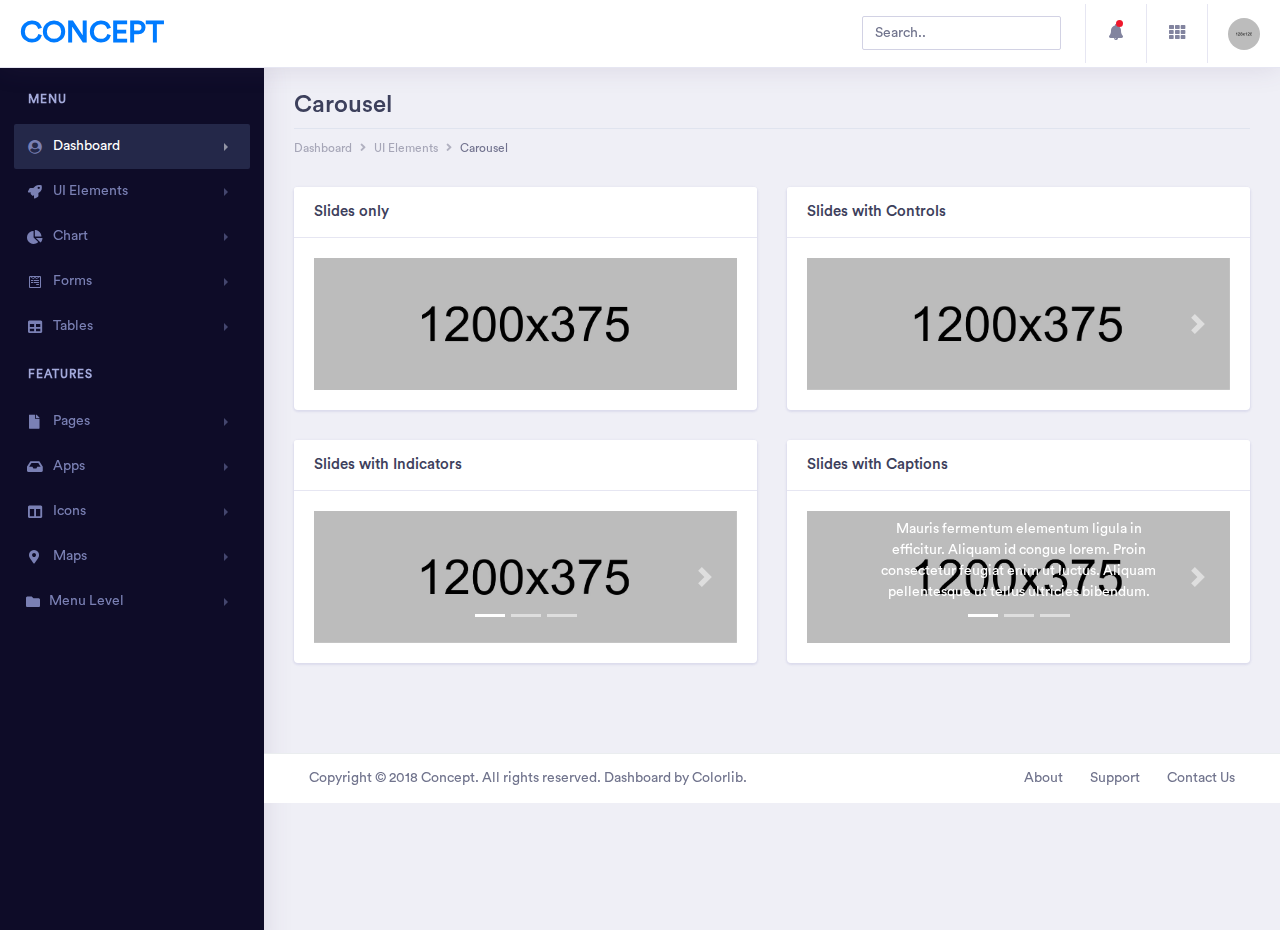
<file: sistema/pages/carousel.html>
<!doctype html>
<html lang="en">

 
<head>
    <!-- Required meta tags -->
    <meta charset="utf-8">
    <meta name="viewport" content="width=device-width, initial-scale=1, shrink-to-fit=no">
    <title>Concept - Bootstrap 4 Admin Dashboard Template</title>
    <!-- Bootstrap CSS -->
    <link rel="stylesheet" href="../assets/vendor/bootstrap/css/bootstrap.min.css">
    <link href="../assets/vendor/fonts/circular-std/style.css" rel="stylesheet">
    <link rel="stylesheet" href="../assets/libs/css/style.css">
    <link rel="stylesheet" href="../assets/vendor/fonts/fontawesome/css/fontawesome-all.css">
</head>

<body>
    <!-- ============================================================== -->
    <!-- main wrapper -->
    <!-- ============================================================== -->
    <div class="dashboard-main-wrapper">
         <!-- ============================================================== -->
        <!-- navbar -->
        <!-- ============================================================== -->
         <div class="dashboard-header">
            <nav class="navbar navbar-expand-lg bg-white fixed-top">
                <a class="navbar-brand" href="../index.html">Concept</a>
                <button class="navbar-toggler" type="button" data-toggle="collapse" data-target="#navbarSupportedContent" aria-controls="navbarSupportedContent" aria-expanded="false" aria-label="Toggle navigation">
                    <span class="navbar-toggler-icon"></span>
                </button>
                <div class="collapse navbar-collapse " id="navbarSupportedContent">
                    <ul class="navbar-nav ml-auto navbar-right-top">
                        <li class="nav-item">
                            <div id="custom-search" class="top-search-bar">
                                <input class="form-control" type="text" placeholder="Search..">
                            </div>
                        </li>
                        <li class="nav-item dropdown notification">
                            <a class="nav-link nav-icons" href="#" id="navbarDropdownMenuLink1" data-toggle="dropdown" aria-haspopup="true" aria-expanded="false"><i class="fas fa-fw fa-bell"></i> <span class="indicator"></span></a>
                            <ul class="dropdown-menu dropdown-menu-right notification-dropdown">
                                <li>
                                    <div class="notification-title"> Notification</div>
                                    <div class="notification-list">
                                        <div class="list-group">
                                            <a href="#" class="list-group-item list-group-item-action active">
                                                <div class="notification-info">
                                                    <div class="notification-list-user-img"><img src="../assets/images/avatar-2.jpg" alt="" class="user-avatar-md rounded-circle"></div>
                                                    <div class="notification-list-user-block"><span class="notification-list-user-name">Jeremy Rakestraw</span>accepted your invitation to join the team.
                                                        <div class="notification-date">2 min ago</div>
                                                    </div>
                                                </div>
                                            </a>
                                            <a href="#" class="list-group-item list-group-item-action">
                                                <div class="notification-info">
                                                    <div class="notification-list-user-img"><img src="../assets/images/avatar-3.jpg" alt="" class="user-avatar-md rounded-circle"></div>
                                                    <div class="notification-list-user-block"><span class="notification-list-user-name">
John Abraham</span>is now following you
                                                        <div class="notification-date">2 days ago</div>
                                                    </div>
                                                </div>
                                            </a>
                                            <a href="#" class="list-group-item list-group-item-action">
                                                <div class="notification-info">
                                                    <div class="notification-list-user-img"><img src="../assets/images/avatar-4.jpg" alt="" class="user-avatar-md rounded-circle"></div>
                                                    <div class="notification-list-user-block"><span class="notification-list-user-name">Monaan Pechi</span> is watching your main repository
                                                        <div class="notification-date">2 min ago</div>
                                                    </div>
                                                </div>
                                            </a>
                                            <a href="#" class="list-group-item list-group-item-action">
                                                <div class="notification-info">
                                                    <div class="notification-list-user-img"><img src="../assets/images/avatar-5.jpg" alt="" class="user-avatar-md rounded-circle"></div>
                                                    <div class="notification-list-user-block"><span class="notification-list-user-name">Jessica Caruso</span>accepted your invitation to join the team.
                                                        <div class="notification-date">2 min ago</div>
                                                    </div>
                                                </div>
                                            </a>
                                        </div>
                                    </div>
                                </li>
                                <li>
                                    <div class="list-footer"> <a href="#">View all notifications</a></div>
                                </li>
                            </ul>
                        </li>
                        <li class="nav-item dropdown connection">
                            <a class="nav-link" href="#" id="navbarDropdown" role="button" data-toggle="dropdown" aria-haspopup="true" aria-expanded="false"> <i class="fas fa-fw fa-th"></i> </a>
                            <ul class="dropdown-menu dropdown-menu-right connection-dropdown">
                                <li class="connection-list">
                                    <div class="row">
                                        <div class="col-xl-4 col-lg-4 col-md-6 col-sm-12 col-12 ">
                                            <a href="#" class="connection-item"><img src="../assets/images/github.png" alt="" > <span>Github</span></a>
                                        </div>
                                        <div class="col-xl-4 col-lg-4 col-md-6 col-sm-12 col-12 ">
                                            <a href="#" class="connection-item"><img src="../assets/images/dribbble.png" alt="" > <span>Dribbble</span></a>
                                        </div>
                                        <div class="col-xl-4 col-lg-4 col-md-6 col-sm-12 col-12 ">
                                            <a href="#" class="connection-item"><img src="../assets/images/dropbox.png" alt="" > <span>Dropbox</span></a>
                                        </div>
                                    </div>
                                    <div class="row">
                                        <div class="col-xl-4 col-lg-4 col-md-6 col-sm-12 col-12 ">
                                            <a href="#" class="connection-item"><img src="../assets/images/bitbucket.png" alt=""> <span>Bitbucket</span></a>
                                        </div>
                                        <div class="col-xl-4 col-lg-4 col-md-6 col-sm-12 col-12 ">
                                            <a href="#" class="connection-item"><img src="../assets/images/mail_chimp.png" alt="" ><span>Mail chimp</span></a>
                                        </div>
                                        <div class="col-xl-4 col-lg-4 col-md-6 col-sm-12 col-12 ">
                                            <a href="#" class="connection-item"><img src="../assets/images/slack.png" alt="" > <span>Slack</span></a>
                                        </div>
                                    </div>
                                </li>
                                <li>
                                    <div class="conntection-footer"><a href="#">More</a></div>
                                </li>
                            </ul>
                        </li>
                        <li class="nav-item dropdown nav-user">
                            <a class="nav-link nav-user-img" href="#" id="navbarDropdownMenuLink2" data-toggle="dropdown" aria-haspopup="true" aria-expanded="false"><img src="../assets/images/avatar-1.jpg" alt="" class="user-avatar-md rounded-circle"></a>
                            <div class="dropdown-menu dropdown-menu-right nav-user-dropdown" aria-labelledby="navbarDropdownMenuLink2">
                                <div class="nav-user-info">
                                    <h5 class="mb-0 text-white nav-user-name">
John Abraham</h5>
                                    <span class="status"></span><span class="ml-2">Available</span>
                                </div>
                                <a class="dropdown-item" href="#"><i class="fas fa-user mr-2"></i>Account</a>
                                <a class="dropdown-item" href="#"><i class="fas fa-cog mr-2"></i>Setting</a>
                                <a class="dropdown-item" href="#"><i class="fas fa-power-off mr-2"></i>Logout</a>
                            </div>
                        </li>
                    </ul>
                </div>
            </nav>
        </div>
        <!-- ============================================================== -->
        <!-- end navbar -->
        <!-- ============================================================== -->
        <!-- ============================================================== -->
        <!-- left sidebar -->
        <!-- ============================================================== -->
        <div class="nav-left-sidebar sidebar-dark">
            <div class="menu-list">
                <nav class="navbar navbar-expand-lg navbar-light">
                    <a class="d-xl-none d-lg-none" href="#">Dashboard</a>
                    <button class="navbar-toggler" type="button" data-toggle="collapse" data-target="#navbarNav" aria-controls="navbarNav" aria-expanded="false" aria-label="Toggle navigation">
                        <span class="navbar-toggler-icon"></span>
                    </button>
                    <div class="collapse navbar-collapse" id="navbarNav">
                        <ul class="navbar-nav flex-column">
                            <li class="nav-divider">
                                Menu
                            </li>
                            <li class="nav-item ">
                                <a class="nav-link active" href="#" data-toggle="collapse" aria-expanded="false" data-target="#submenu-1" aria-controls="submenu-1"><i class="fa fa-fw fa-user-circle"></i>Dashboard <span class="badge badge-success">6</span></a>
                                <div id="submenu-1" class="collapse submenu" style="">
                                    <ul class="nav flex-column">
                                        <li class="nav-item">
                                            <a class="nav-link" href="index.html" data-toggle="collapse" aria-expanded="false" data-target="#submenu-1-2" aria-controls="submenu-1-2">E-Commerce</a>
                                            <div id="submenu-1-2" class="collapse submenu" style="">
                                                <ul class="nav flex-column">
                                                    <li class="nav-item">
                                                        <a class="nav-link" href="../index.html">E Commerce Dashboard</a>
                                                    </li>
                                                    <li class="nav-item">
                                                        <a class="nav-link" href="../ecommerce-product.html">Product List</a>
                                                    </li>
                                                    <li class="nav-item">
                                                        <a class="nav-link" href="../ecommerce-product-single.html">Product Single</a>
                                                    </li>
                                                    <li class="nav-item">
                                                        <a class="nav-link" href="../ecommerce-product-checkout.html">Product Checkout</a>
                                                    </li>
                                                </ul>
                                            </div>
                                        </li>
                                        <li class="nav-item">
                                            <a class="nav-link" href="../dashboard-finance.html">Finance</a>
                                        </li>
                                        <li class="nav-item">
                                            <a class="nav-link" href="../dashboard-sales.html">Sales</a>
                                        </li>
                                        <li class="nav-item">
                                            <a class="nav-link" href="#" data-toggle="collapse" aria-expanded="false" data-target="#submenu-1-1" aria-controls="submenu-1-1">Infulencer</a>
                                            <div id="submenu-1-1" class="collapse submenu" style="">
                                                <ul class="nav flex-column">
                                                    <li class="nav-item">
                                                        <a class="nav-link" href="../dashboard-influencer.html">Influencer</a>
                                                    </li>
                                                    <li class="nav-item">
                                                        <a class="nav-link" href="../influencer-finder.html">Influencer Finder</a>
                                                    </li>
                                                    <li class="nav-item">
                                                        <a class="nav-link" href="../influencer-profile.html">Influencer Profile</a>
                                                    </li>
                                                </ul>
                                            </div>
                                        </li>
                                    </ul>
                                </div>
                            </li>
                            <li class="nav-item">
                                <a class="nav-link" href="#" data-toggle="collapse" aria-expanded="false" data-target="#submenu-2" aria-controls="submenu-2"><i class="fa fa-fw fa-rocket"></i>UI Elements</a>
                                <div id="submenu-2" class="collapse submenu" style="">
                                    <ul class="nav flex-column">
                                        <li class="nav-item">
                                            <a class="nav-link" href="cards.html">Cards <span class="badge badge-secondary">New</span></a>
                                        </li>
                                        <li class="nav-item">
                                            <a class="nav-link" href="general.html">General</a>
                                        </li>
                                        <li class="nav-item">
                                            <a class="nav-link" href="carousel.html">Carousel</a>
                                        </li>
                                        <li class="nav-item">
                                            <a class="nav-link" href="listgroup.html">List Group</a>
                                        </li>
                                        <li class="nav-item">
                                            <a class="nav-link" href="typography.html">Typography</a>
                                        </li>
                                        <li class="nav-item">
                                            <a class="nav-link" href="accordions.html">Accordions</a>
                                        </li>
                                        <li class="nav-item">
                                            <a class="nav-link" href="tabs.html">Tabs</a>
                                        </li>
                                    </ul>
                                </div>
                            </li>
                            <li class="nav-item">
                                <a class="nav-link" href="#" data-toggle="collapse" aria-expanded="false" data-target="#submenu-3" aria-controls="submenu-3"><i class="fas fa-fw fa-chart-pie"></i>Chart</a>
                                <div id="submenu-3" class="collapse submenu" style="">
                                    <ul class="nav flex-column">
                                        <li class="nav-item">
                                            <a class="nav-link" href="chart-c3.html">C3 Charts</a>
                                        </li>
                                        <li class="nav-item">
                                            <a class="nav-link" href="chart-chartist.html">Chartist Charts</a>
                                        </li>
                                        <li class="nav-item">
                                            <a class="nav-link" href="chart-charts.html">Chart</a>
                                        </li>
                                        <li class="nav-item">
                                            <a class="nav-link" href="chart-morris.html">Morris</a>
                                        </li>
                                        <li class="nav-item">
                                            <a class="nav-link" href="chart-sparkline.html">Sparkline</a>
                                        </li>
                                        <li class="nav-item">
                                            <a class="nav-link" href="chart-gauge.html">Guage</a>
                                        </li>
                                    </ul>
                                </div>
                            </li>
                            <li class="nav-item ">
                                <a class="nav-link" href="#" data-toggle="collapse" aria-expanded="false" data-target="#submenu-4" aria-controls="submenu-4"><i class="fab fa-fw fa-wpforms"></i>Forms</a>
                                <div id="submenu-4" class="collapse submenu" style="">
                                    <ul class="nav flex-column">
                                        <li class="nav-item">
                                            <a class="nav-link" href="form-elements.html">Form Elements</a>
                                        </li>
                                        <li class="nav-item">
                                            <a class="nav-link" href="form-validation.html">Parsely Validations</a>
                                        </li>
                                        <li class="nav-item">
                                            <a class="nav-link" href="multiselect.html">Multiselect</a>
                                        </li>
                                    </ul>
                                </div>
                            </li>
                            <li class="nav-item">
                                <a class="nav-link" href="#" data-toggle="collapse" aria-expanded="false" data-target="#submenu-5" aria-controls="submenu-5"><i class="fas fa-fw fa-table"></i>Tables</a>
                                <div id="submenu-5" class="collapse submenu" style="">
                                    <ul class="nav flex-column">
                                        <li class="nav-item">
                                            <a class="nav-link" href="general-table.html">General Tables</a>
                                        </li>
                                        <li class="nav-item">
                                            <a class="nav-link" href="data-tables.html">Data Tables</a>
                                        </li>
                                    </ul>
                                </div>
                            </li>
                            <li class="nav-divider">
                                Features
                            </li>
                            <li class="nav-item">
                                <a class="nav-link" href="#" data-toggle="collapse" aria-expanded="false" data-target="#submenu-6" aria-controls="submenu-6"><i class="fas fa-fw fa-file"></i>Pages</a>
                                <div id="submenu-6" class="collapse submenu" style="">
                                    <ul class="nav flex-column">
                                        <li class="nav-item">
                                            <a class="nav-link" href="invoice.html">Invoice</a>
                                        </li>
                                        <li class="nav-item">
                                            <a class="nav-link" href="blank-page.html">Blank Page</a>
                                        </li>
                                        <li class="nav-item">
                                            <a class="nav-link" href="blank-page-header.html">Blank Page Header</a>
                                        </li>
                                        <li class="nav-item">
                                            <a class="nav-link" href="login.html">Login</a>
                                        </li>
                                        <li class="nav-item">
                                            <a class="nav-link" href="404-page.html">404 page</a>
                                        </li>
                                        <li class="nav-item">
                                            <a class="nav-link" href="sign-up.html">Sign up Page</a>
                                        </li>
                                        <li class="nav-item">
                                            <a class="nav-link" href="forgot-password.html">Forgot Password</a>
                                        </li>
                                        <li class="nav-item">
                                            <a class="nav-link" href="pricing.html">Pricing Tables</a>
                                        </li>
                                        <li class="nav-item">
                                            <a class="nav-link" href="timeline.html">Timeline</a>
                                        </li>
                                        <li class="nav-item">
                                            <a class="nav-link" href="calendar.html">Calendar</a>
                                        </li>
                                        <li class="nav-item">
                                            <a class="nav-link" href="sortable-nestable-lists.html">Sortable/Nestable List</a>
                                        </li>
                                       <li class="nav-item">
                                            <a class="nav-link" href="widgets.html">Widgets</a>
                                        </li>
                                        <li class="nav-item">
                                            <a class="nav-link" href="media-object.html">Media Objects</a>
                                        </li>
                                        <li class="nav-item">
                                            <a class="nav-link" href="cropper-image.html">Cropper</a>
                                        </li>
                                        <li class="nav-item">
                                            <a class="nav-link" href="color-picker.html">Color Picker</a>
                                        </li>
                                    </ul>
                                </div>
                            </li>
                            <li class="nav-item">
                                <a class="nav-link" href="#" data-toggle="collapse" aria-expanded="false" data-target="#submenu-7" aria-controls="submenu-7"><i class="fas fa-fw fa-inbox"></i>Apps <span class="badge badge-secondary">New</span></a>
                                <div id="submenu-7" class="collapse submenu" style="">
                                    <ul class="nav flex-column">
                                        <li class="nav-item">
                                            <a class="nav-link" href="inbox.html">Inbox</a>
                                        </li>
                                        <li class="nav-item">
                                            <a class="nav-link" href="email-details.html">Email Detail</a>
                                        </li>
                                        <li class="nav-item">
                                            <a class="nav-link" href="email-compose.html">Email Compose</a>
                                        </li>
                                        <li class="nav-item">
                                            <a class="nav-link" href="message-chat.html">Message Chat</a>
                                        </li>
                                    </ul>
                                </div>
                            </li>
                            <li class="nav-item">
                                <a class="nav-link" href="#" data-toggle="collapse" aria-expanded="false" data-target="#submenu-8" aria-controls="submenu-8"><i class="fas fa-fw fa-columns"></i>Icons</a>
                                <div id="submenu-8" class="collapse submenu" style="">
                                    <ul class="nav flex-column">
                                        <li class="nav-item">
                                            <a class="nav-link" href="icon-fontawesome.html">FontAwesome Icons</a>
                                        </li>
                                        <li class="nav-item">
                                            <a class="nav-link" href="icon-material.html">Material Icons</a>
                                        </li>
                                        <li class="nav-item">
                                            <a class="nav-link" href="icon-simple-lineicon.html">Simpleline Icon</a>
                                        </li>
                                        <li class="nav-item">
                                            <a class="nav-link" href="icon-themify.html">Themify Icon</a>
                                        </li>
                                        <li class="nav-item">
                                            <a class="nav-link" href="icon-flag.html">Flag Icons</a>
                                        </li>
                                        <li class="nav-item">
                                            <a class="nav-link" href="icon-weather.html">Weather Icon</a>
                                        </li>
                                    </ul>
                                </div>
                            </li>
                            <li class="nav-item">
                                <a class="nav-link" href="#" data-toggle="collapse" aria-expanded="false" data-target="#submenu-9" aria-controls="submenu-9"><i class="fas fa-fw fa-map-marker-alt"></i>Maps</a>
                                <div id="submenu-9" class="collapse submenu" style="">
                                    <ul class="nav flex-column">
                                        <li class="nav-item">
                                            <a class="nav-link" href="map-google.html">Google Maps</a>
                                        </li>
                                        <li class="nav-item">
                                            <a class="nav-link" href="map-vector.html">Vector Maps</a>
                                        </li>
                                    </ul>
                                </div>
                            </li>
                            <li class="nav-item">
                                <a class="nav-link" href="#" data-toggle="collapse" aria-expanded="false" data-target="#submenu-10" aria-controls="submenu-10"><i class="fas fa-f fa-folder"></i>Menu Level</a>
                                <div id="submenu-10" class="collapse submenu" style="">
                                    <ul class="nav flex-column">
                                        <li class="nav-item">
                                            <a class="nav-link" href="#">Level 1</a>
                                        </li>
                                        <li class="nav-item">
                                            <a class="nav-link" href="#" data-toggle="collapse" aria-expanded="false" data-target="#submenu-11" aria-controls="submenu-11">Level 2</a>
                                            <div id="submenu-11" class="collapse submenu" style="">
                                                <ul class="nav flex-column">
                                                    <li class="nav-item">
                                                        <a class="nav-link" href="#">Level 1</a>
                                                    </li>
                                                    <li class="nav-item">
                                                        <a class="nav-link" href="#">Level 2</a>
                                                    </li>
                                                </ul>
                                            </div>
                                        </li>
                                        <li class="nav-item">
                                            <a class="nav-link" href="#">Level 3</a>
                                        </li>
                                    </ul>
                                </div>
                            </li>
                        </ul>
                    </div>
                </nav>
            </div>
        </div>
        <!-- ============================================================== -->
        <!-- end left sidebar -->
        <!-- ============================================================== -->
        <!-- ============================================================== -->
        <!-- wrapper  -->
        <!-- ============================================================== -->
        <div class="dashboard-wrapper">
            <div class="container-fluid dashboard-content">
                <!-- ============================================================== -->
                <!-- pageheader -->
                <!-- ============================================================== -->
                <div class="row">
                    <div class="col-xl-12 col-lg-12 col-md-12 col-sm-12 col-12">
                        <div class="page-header">
                            <h2 class="pageheader-title">Carousel</h2>
                            <p class="pageheader-text">Proin placerat ante duiullam scelerisque a velit ac porta, fusce sit amet vestibulum mi. Morbi lobortis pulvinar quam.</p>
                            <div class="page-breadcrumb">
                                <nav aria-label="breadcrumb">
                                    <ol class="breadcrumb">
                                        <li class="breadcrumb-item"><a href="#" class="breadcrumb-link">Dashboard</a></li>
                                        <li class="breadcrumb-item"><a href="#" class="breadcrumb-link">UI Elements</a></li>
                                        <li class="breadcrumb-item active" aria-current="page">Carousel</li>
                                    </ol>
                                </nav>
                            </div>
                        </div>
                    </div>
                </div>
                <!-- ============================================================== -->
                <!-- end pageheader -->
                <!-- ============================================================== -->
                <div class="row">
                    <!-- ============================================================== -->
                    <!--  slides only  -->
                    <!-- ============================================================== -->
                    <div class="col-xl-6 col-lg-12 col-md-12 col-sm-12 col-12">
                        <div class="card">
                            <h5 class="card-header">Slides only</h5>
                            <div class="card-body">
                                <div id="carouselExampleSlidesOnly" class="carousel slide" data-ride="carousel">
                                    <div class="carousel-inner">
                                        <div class="carousel-item active">
                                            <img class="d-block w-100" src="../assets/images/card-img-1.jpg" alt="First slide">
                                        </div>
                                        <div class="carousel-item">
                                            <img class="d-block w-100" src="../assets/images/card-img-2.jpg" alt="Second slide">
                                        </div>
                                        <div class="carousel-item">
                                            <img class="d-block w-100" src="../assets/images/card-img-3.jpg" alt="Third slide">
                                        </div>
                                    </div>
                                </div>
                            </div>
                        </div>
                    </div>
                    <!-- ============================================================== -->
                    <!--  end slides only  -->
                    <!-- ============================================================== -->
                    <!-- ============================================================== -->
                    <!--  slides with control  -->
                    <!-- ============================================================== -->
                    <div class="col-xl-6 col-lg-12 col-md-12 col-sm-12 col-12">
                        <div class="card">
                            <h5 class="card-header">Slides with Controls</h5>
                            <div class="card-body">
                                <div id="carouselExampleControls" class="carousel slide" data-ride="carousel">
                                    <div class="carousel-inner">
                                        <div class="carousel-item active">
                                            <img class="d-block w-100" src="../assets/images/card-img-1.jpg" alt="First slide">
                                        </div>
                                        <div class="carousel-item">
                                            <img class="d-block w-100" src="../assets/images/card-img-2.jpg" alt="Second slide">
                                        </div>
                                        <div class="carousel-item">
                                            <img class="d-block w-100" src="../assets/images/card-img-3.jpg" alt="Third slide">
                                        </div>
                                    </div>
                                    <a class="carousel-control-prev" href="#carouselExampleControls" role="button" data-slide="prev">
                                   <span class="carousel-control-prev-icon" aria-hidden="true"></span>
                                         <span class="sr-only">Previous</span>   </a>
                                    <a class="carousel-control-next" href="#carouselExampleControls" role="button" data-slide="next">
                                       <span class="carousel-control-next-icon" aria-hidden="true"></span>
                                   <span class="sr-only">Next</span>  </a>
                                </div>
                            </div>
                        </div>
                    </div>
                    <!-- ============================================================== -->
                    <!--  end slides with control  -->
                    <!-- ============================================================== -->
                </div>
                <div class="row">
                    <!-- ============================================================== -->
                    <!--  slides with indicator  -->
                    <!-- ============================================================== -->
                    <div class="col-xl-6 col-lg-12 col-md-12 col-sm-12 col-12">
                        <div class="card">
                            <h5 class="card-header">Slides with Indicators</h5>
                            <div class="card-body">
                                <div id="carouselExampleIndicators" class="carousel slide" data-ride="carousel">
                                    <ol class="carousel-indicators">
                                        <li data-target="#carouselExampleIndicators" data-slide-to="0" class="active"></li>
                                        <li data-target="#carouselExampleIndicators" data-slide-to="1"></li>
                                        <li data-target="#carouselExampleIndicators" data-slide-to="2"></li>
                                    </ol>
                                    <div class="carousel-inner">
                                        <div class="carousel-item active">
                                            <img class="d-block w-100" src="../assets/images/card-img-1.jpg" alt="First slide">
                                        </div>
                                        <div class="carousel-item">
                                            <img class="d-block w-100" src="../assets/images/card-img-2.jpg" alt="Second slide">
                                        </div>
                                        <div class="carousel-item">
                                            <img class="d-block w-100" src="../assets/images/card-img-3.jpg" alt="Third slide">
                                        </div>
                                    </div>
                                    <a class="carousel-control-prev" href="#carouselExampleIndicators" role="button" data-slide="prev">
                                      <span class="carousel-control-prev-icon" aria-hidden="true"></span>
                                       <span class="sr-only">Previous</span>  </a>
                                    <a class="carousel-control-next" href="#carouselExampleIndicators" role="button" data-slide="next">
                                        <span class="carousel-control-next-icon" aria-hidden="true"></span>
                                            <span class="sr-only">Next</span>  </a>
                                </div>
                            </div>
                        </div>
                    </div>
                    <!-- ============================================================== -->
                    <!-- end slides with indicator  -->
                    <!-- ============================================================== -->
                    <!-- ============================================================== -->
                    <!--  slides with control  -->
                    <!-- ============================================================== -->
                    <div class="col-xl-6 col-lg-12 col-md-12 col-sm-12 col-12">
                        <div class="card">
                            <h5 class="card-header">Slides with Captions</h5>
                            <div class="card-body">
                                <div id="carouselExampleIndicators1" class="carousel slide" data-ride="carousel">
                                    <ol class="carousel-indicators">
                                        <li data-target="#carouselExampleIndicators1" data-slide-to="0" class="active"></li>
                                        <li data-target="#carouselExampleIndicators1" data-slide-to="1"></li>
                                        <li data-target="#carouselExampleIndicators1" data-slide-to="2"></li>
                                    </ol>
                                    <div class="carousel-inner">
                                        <div class="carousel-item active">
                                            <img class="d-block w-100" src="../assets/images/card-img-1.jpg" alt="First slide">
                                            <div class="carousel-caption d-none d-md-block">
                                                <h3 class="text-white">Heading Title Carousel</h3>
                                                <p>Mauris fermentum elementum ligula in efficitur. Aliquam id congue lorem. Proin consectetur feugiat enim ut luctus. Aliquam pellentesque ut tellus ultricies bibendum.</p>
                                            </div>
                                        </div>
                                        <div class="carousel-item">
                                            <img class="d-block w-100" src="../assets/images/card-img-2.jpg" alt="Second slide">
                                            <div class="carousel-caption d-none d-md-block">
                                                <h3 class="text-white">Heading Title Carousel</h3>
                                                <p>Mauris fermentum elementum ligula in efficitur. Aliquam id congue lorem. Proin consectetur feugiat enim ut luctus. Aliquam pellentesque ut tellus ultricies bibendum.</p>
                                            </div>
                                        </div>
                                        <div class="carousel-item">
                                            <img class="d-block w-100" src="../assets/images/card-img-3.jpg" alt="Third slide">
                                            <div class="carousel-caption d-none d-md-block">
                                                <h3 class="text-white">Heading Title Carousel</h3>
                                                <p>Mauris fermentum elementum ligula in efficitur. Aliquam id congue lorem. Proin consectetur feugiat enim ut luctus. Aliquam pellentesque ut tellus ultricies bibendum.</p>
                                            </div>
                                        </div>
                                    </div>
                                    <a class="carousel-control-prev" href="#carouselExampleIndicators1" role="button" data-slide="prev">
                                      <span class="carousel-control-prev-icon" aria-hidden="true"></span>
                                       <span class="sr-only">Previous</span>  </a>
                                    <a class="carousel-control-next" href="#carouselExampleIndicators1" role="button" data-slide="next">
                                        <span class="carousel-control-next-icon" aria-hidden="true"></span>
                                            <span class="sr-only">Next</span>  </a>
                                </div>
                            </div>
                        </div>
                    </div>
                    <!-- ============================================================== -->
                    <!--  end slides with indicator  -->
                    <!-- ============================================================== -->
                </div>
            </div>
            <!-- ============================================================== -->
            <!-- footer -->
            <!-- ============================================================== -->
            <div class="footer">
                <div class="container-fluid">
                    <div class="row">
                        <div class="col-xl-6 col-lg-6 col-md-12 col-sm-12 col-12">
                            Copyright © 2018 Concept. All rights reserved. Dashboard by <a href="https://colorlib.com/wp/">Colorlib</a>.
                        </div>
                        <div class="col-xl-6 col-lg-6 col-md-12 col-sm-12 col-12">
                            <div class="text-md-right footer-links d-none d-sm-block">
                                <a href="javascript: void(0);">About</a>
                                <a href="javascript: void(0);">Support</a>
                                <a href="javascript: void(0);">Contact Us</a>
                            </div>
                        </div>
                    </div>
                </div>
            </div>
            <!-- ============================================================== -->
            <!-- end footer -->
            <!-- ============================================================== -->
        </div>
    </div>
    <!-- ============================================================== -->
    <!-- end main wrapper -->
    <!-- ============================================================== -->
    <!-- Optional JavaScript -->
    <script src="../assets/vendor/jquery/jquery-3.3.1.min.js"></script>
    <script src="../assets/vendor/bootstrap/js/bootstrap.bundle.js"></script>
    <script src="../assets/vendor/slimscroll/jquery.slimscroll.js"></script>
    <script src="../assets/libs/js/main-js.js"></script>
</body>

</html>
</file>
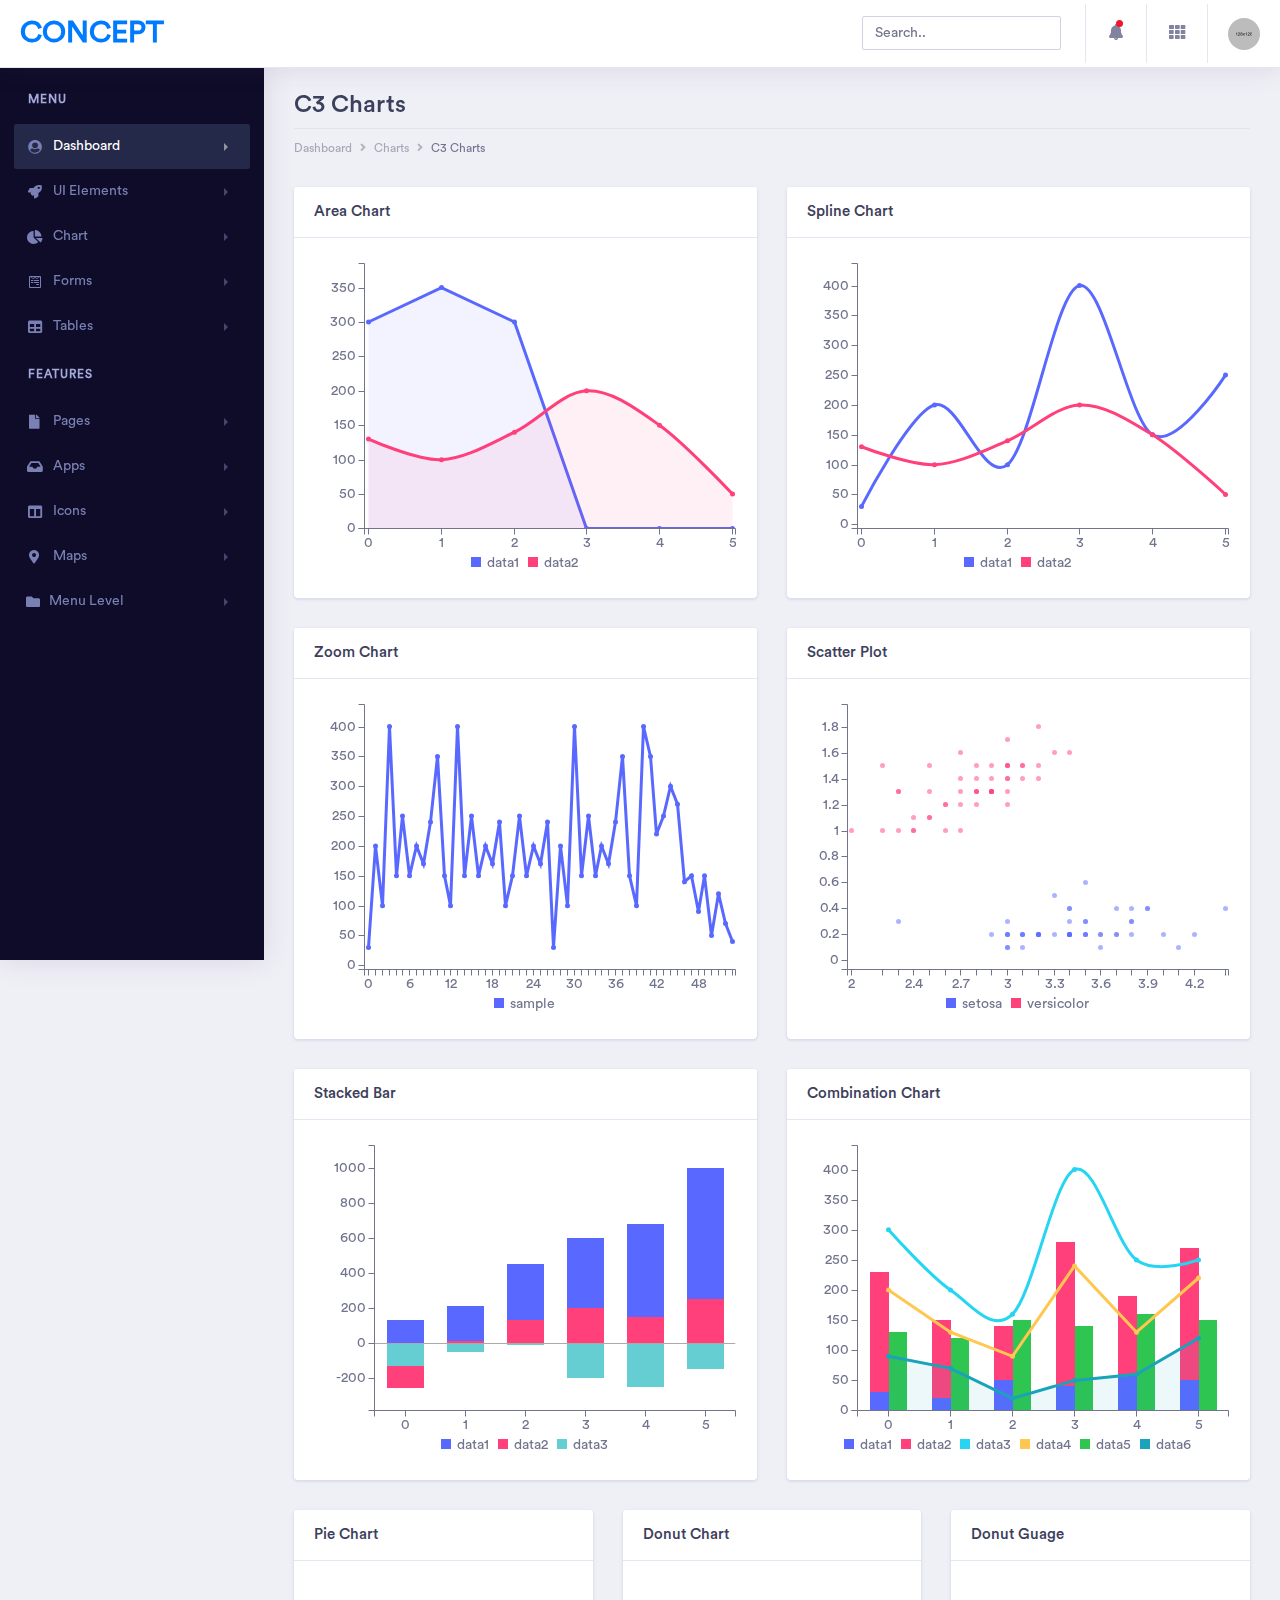
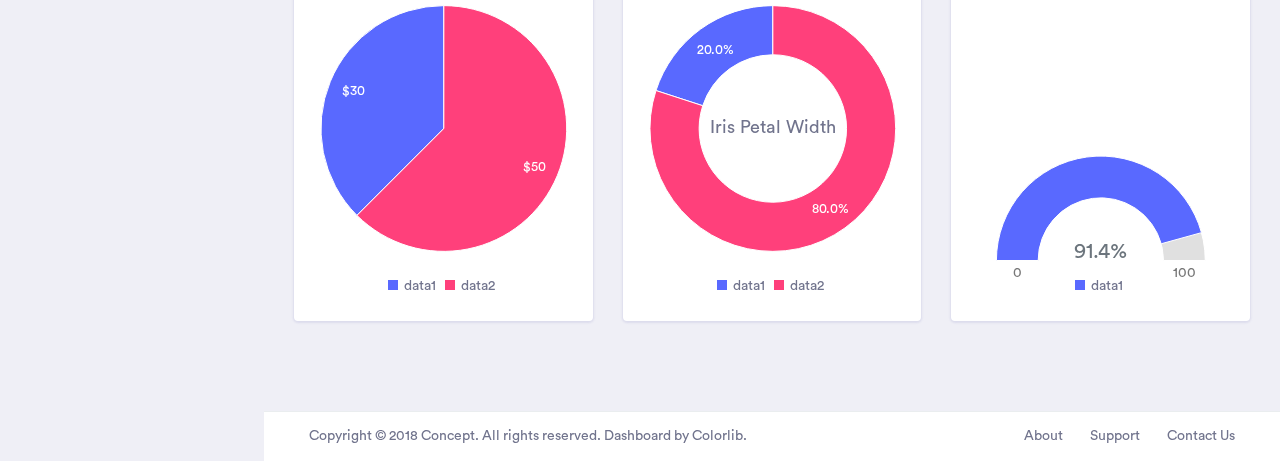
<file: sistema/pages/chart-c3.html>
<!doctype html>
<html lang="en">

 
<head>
    <!-- Required meta tags -->
    <meta charset="utf-8">
    <meta name="viewport" content="width=device-width, initial-scale=1, shrink-to-fit=no">
    <!-- Bootstrap CSS -->
    <link rel="stylesheet" href="../assets/vendor/bootstrap/css/bootstrap.min.css">
    <link href="../assets/vendor/fonts/circular-std/style.css" rel="stylesheet">
    <link rel="stylesheet" href="../assets/libs/css/style.css">
    <link rel="stylesheet" href="../assets/vendor/fonts/fontawesome/css/fontawesome-all.css">
    <link rel="stylesheet" href="../assets/vendor/charts/c3charts/c3.css">
    <title>Concept - Bootstrap 4 Admin Dashboard Template</title>
</head>

<body>
    <!-- ============================================================== -->
    <!-- main wrapper -->
    <!-- ============================================================== -->
    <div class="dashboard-main-wrapper">
         <!-- ============================================================== -->
        <!-- navbar -->
        <!-- ============================================================== -->
       <div class="dashboard-header">
            <nav class="navbar navbar-expand-lg bg-white fixed-top">
                <a class="navbar-brand" href="../index.html">Concept</a>
                <button class="navbar-toggler" type="button" data-toggle="collapse" data-target="#navbarSupportedContent" aria-controls="navbarSupportedContent" aria-expanded="false" aria-label="Toggle navigation">
                    <span class="navbar-toggler-icon"></span>
                </button>
                <div class="collapse navbar-collapse " id="navbarSupportedContent">
                    <ul class="navbar-nav ml-auto navbar-right-top">
                        <li class="nav-item">
                            <div id="custom-search" class="top-search-bar">
                                <input class="form-control" type="text" placeholder="Search..">
                            </div>
                        </li>
                        <li class="nav-item dropdown notification">
                            <a class="nav-link nav-icons" href="#" id="navbarDropdownMenuLink1" data-toggle="dropdown" aria-haspopup="true" aria-expanded="false"><i class="fas fa-fw fa-bell"></i> <span class="indicator"></span></a>
                            <ul class="dropdown-menu dropdown-menu-right notification-dropdown">
                                <li>
                                    <div class="notification-title"> Notification</div>
                                    <div class="notification-list">
                                        <div class="list-group">
                                            <a href="#" class="list-group-item list-group-item-action active">
                                                <div class="notification-info">
                                                    <div class="notification-list-user-img"><img src="../assets/images/avatar-2.jpg" alt="" class="user-avatar-md rounded-circle"></div>
                                                    <div class="notification-list-user-block"><span class="notification-list-user-name">Jeremy Rakestraw</span>accepted your invitation to join the team.
                                                        <div class="notification-date">2 min ago</div>
                                                    </div>
                                                </div>
                                            </a>
                                            <a href="#" class="list-group-item list-group-item-action">
                                                <div class="notification-info">
                                                    <div class="notification-list-user-img"><img src="../assets/images/avatar-3.jpg" alt="" class="user-avatar-md rounded-circle"></div>
                                                    <div class="notification-list-user-block"><span class="notification-list-user-name">
John Abraham</span>is now following you
                                                        <div class="notification-date">2 days ago</div>
                                                    </div>
                                                </div>
                                            </a>
                                            <a href="#" class="list-group-item list-group-item-action">
                                                <div class="notification-info">
                                                    <div class="notification-list-user-img"><img src="../assets/images/avatar-4.jpg" alt="" class="user-avatar-md rounded-circle"></div>
                                                    <div class="notification-list-user-block"><span class="notification-list-user-name">Monaan Pechi</span> is watching your main repository
                                                        <div class="notification-date">2 min ago</div>
                                                    </div>
                                                </div>
                                            </a>
                                            <a href="#" class="list-group-item list-group-item-action">
                                                <div class="notification-info">
                                                    <div class="notification-list-user-img"><img src="../assets/images/avatar-5.jpg" alt="" class="user-avatar-md rounded-circle"></div>
                                                    <div class="notification-list-user-block"><span class="notification-list-user-name">Jessica Caruso</span>accepted your invitation to join the team.
                                                        <div class="notification-date">2 min ago</div>
                                                    </div>
                                                </div>
                                            </a>
                                        </div>
                                    </div>
                                </li>
                                <li>
                                    <div class="list-footer"> <a href="#">View all notifications</a></div>
                                </li>
                            </ul>
                        </li>
                        <li class="nav-item dropdown connection">
                            <a class="nav-link" href="#" id="navbarDropdown" role="button" data-toggle="dropdown" aria-haspopup="true" aria-expanded="false"> <i class="fas fa-fw fa-th"></i> </a>
                            <ul class="dropdown-menu dropdown-menu-right connection-dropdown">
                                <li class="connection-list">
                                    <div class="row">
                                        <div class="col-xl-4 col-lg-4 col-md-6 col-sm-12 col-12 ">
                                            <a href="#" class="connection-item"><img src="../assets/images/github.png" alt="" > <span>Github</span></a>
                                        </div>
                                        <div class="col-xl-4 col-lg-4 col-md-6 col-sm-12 col-12 ">
                                            <a href="#" class="connection-item"><img src="../assets/images/dribbble.png" alt="" > <span>Dribbble</span></a>
                                        </div>
                                        <div class="col-xl-4 col-lg-4 col-md-6 col-sm-12 col-12 ">
                                            <a href="#" class="connection-item"><img src="../assets/images/dropbox.png" alt="" > <span>Dropbox</span></a>
                                        </div>
                                    </div>
                                    <div class="row">
                                        <div class="col-xl-4 col-lg-4 col-md-6 col-sm-12 col-12 ">
                                            <a href="#" class="connection-item"><img src="../assets/images/bitbucket.png" alt=""> <span>Bitbucket</span></a>
                                        </div>
                                        <div class="col-xl-4 col-lg-4 col-md-6 col-sm-12 col-12 ">
                                            <a href="#" class="connection-item"><img src="../assets/images/mail_chimp.png" alt="" ><span>Mail chimp</span></a>
                                        </div>
                                        <div class="col-xl-4 col-lg-4 col-md-6 col-sm-12 col-12 ">
                                            <a href="#" class="connection-item"><img src="../assets/images/slack.png" alt="" > <span>Slack</span></a>
                                        </div>
                                    </div>
                                </li>
                                <li>
                                    <div class="conntection-footer"><a href="#">More</a></div>
                                </li>
                            </ul>
                        </li>
                        <li class="nav-item dropdown nav-user">
                            <a class="nav-link nav-user-img" href="#" id="navbarDropdownMenuLink2" data-toggle="dropdown" aria-haspopup="true" aria-expanded="false"><img src="../assets/images/avatar-1.jpg" alt="" class="user-avatar-md rounded-circle"></a>
                            <div class="dropdown-menu dropdown-menu-right nav-user-dropdown" aria-labelledby="navbarDropdownMenuLink2">
                                <div class="nav-user-info">
                                    <h5 class="mb-0 text-white nav-user-name">
John Abraham</h5>
                                    <span class="status"></span><span class="ml-2">Available</span>
                                </div>
                                <a class="dropdown-item" href="#"><i class="fas fa-user mr-2"></i>Account</a>
                                <a class="dropdown-item" href="#"><i class="fas fa-cog mr-2"></i>Setting</a>
                                <a class="dropdown-item" href="#"><i class="fas fa-power-off mr-2"></i>Logout</a>
                            </div>
                        </li>
                    </ul>
                </div>
            </nav>
        </div>
        <!-- ============================================================== -->
        <!-- end navbar -->
        <!-- ============================================================== -->
        <!-- ============================================================== -->
        <!-- left sidebar -->
        <!-- ============================================================== -->
        <div class="nav-left-sidebar sidebar-dark">
            <div class="menu-list">
                <nav class="navbar navbar-expand-lg navbar-light">
                    <a class="d-xl-none d-lg-none" href="#">Dashboard</a>
                    <button class="navbar-toggler" type="button" data-toggle="collapse" data-target="#navbarNav" aria-controls="navbarNav" aria-expanded="false" aria-label="Toggle navigation">
                        <span class="navbar-toggler-icon"></span>
                    </button>
                    <div class="collapse navbar-collapse" id="navbarNav">
                        <ul class="navbar-nav flex-column">
                            <li class="nav-divider">
                                Menu
                            </li>
                            <li class="nav-item ">
                                <a class="nav-link active" href="#" data-toggle="collapse" aria-expanded="false" data-target="#submenu-1" aria-controls="submenu-1"><i class="fa fa-fw fa-user-circle"></i>Dashboard <span class="badge badge-success">6</span></a>
                                <div id="submenu-1" class="collapse submenu" style="">
                                    <ul class="nav flex-column">
                                        <li class="nav-item">
                                            <a class="nav-link" href="index.html" data-toggle="collapse" aria-expanded="false" data-target="#submenu-1-2" aria-controls="submenu-1-2">E-Commerce</a>
                                            <div id="submenu-1-2" class="collapse submenu" style="">
                                                <ul class="nav flex-column">
                                                    <li class="nav-item">
                                                        <a class="nav-link" href="../index.html">E Commerce Dashboard</a>
                                                    </li>
                                                    <li class="nav-item">
                                                        <a class="nav-link" href="../ecommerce-product.html">Product List</a>
                                                    </li>
                                                    <li class="nav-item">
                                                        <a class="nav-link" href="../ecommerce-product-single.html">Product Single</a>
                                                    </li>
                                                    <li class="nav-item">
                                                        <a class="nav-link" href="../ecommerce-product-checkout.html">Product Checkout</a>
                                                    </li>
                                                </ul>
                                            </div>
                                        </li>
                                        <li class="nav-item">
                                            <a class="nav-link" href="../dashboard-finance.html">Finance</a>
                                        </li>
                                        <li class="nav-item">
                                            <a class="nav-link" href="../dashboard-sales.html">Sales</a>
                                        </li>
                                        <li class="nav-item">
                                            <a class="nav-link" href="#" data-toggle="collapse" aria-expanded="false" data-target="#submenu-1-1" aria-controls="submenu-1-1">Infulencer</a>
                                            <div id="submenu-1-1" class="collapse submenu" style="">
                                                <ul class="nav flex-column">
                                                    <li class="nav-item">
                                                        <a class="nav-link" href="../dashboard-influencer.html">Influencer</a>
                                                    </li>
                                                    <li class="nav-item">
                                                        <a class="nav-link" href="../influencer-finder.html">Influencer Finder</a>
                                                    </li>
                                                    <li class="nav-item">
                                                        <a class="nav-link" href="../influencer-profile.html">Influencer Profile</a>
                                                    </li>
                                                </ul>
                                            </div>
                                        </li>
                                    </ul>
                                </div>
                            </li>
                            <li class="nav-item">
                                <a class="nav-link" href="#" data-toggle="collapse" aria-expanded="false" data-target="#submenu-2" aria-controls="submenu-2"><i class="fa fa-fw fa-rocket"></i>UI Elements</a>
                                <div id="submenu-2" class="collapse submenu" style="">
                                    <ul class="nav flex-column">
                                        <li class="nav-item">
                                            <a class="nav-link" href="cards.html">Cards <span class="badge badge-secondary">New</span></a>
                                        </li>
                                        <li class="nav-item">
                                            <a class="nav-link" href="general.html">General</a>
                                        </li>
                                        <li class="nav-item">
                                            <a class="nav-link" href="carousel.html">Carousel</a>
                                        </li>
                                        <li class="nav-item">
                                            <a class="nav-link" href="listgroup.html">List Group</a>
                                        </li>
                                        <li class="nav-item">
                                            <a class="nav-link" href="typography.html">Typography</a>
                                        </li>
                                        <li class="nav-item">
                                            <a class="nav-link" href="accordions.html">Accordions</a>
                                        </li>
                                        <li class="nav-item">
                                            <a class="nav-link" href="tabs.html">Tabs</a>
                                        </li>
                                    </ul>
                                </div>
                            </li>
                            <li class="nav-item">
                                <a class="nav-link" href="#" data-toggle="collapse" aria-expanded="false" data-target="#submenu-3" aria-controls="submenu-3"><i class="fas fa-fw fa-chart-pie"></i>Chart</a>
                                <div id="submenu-3" class="collapse submenu" style="">
                                    <ul class="nav flex-column">
                                        <li class="nav-item">
                                            <a class="nav-link" href="chart-c3.html">C3 Charts</a>
                                        </li>
                                        <li class="nav-item">
                                            <a class="nav-link" href="chart-chartist.html">Chartist Charts</a>
                                        </li>
                                        <li class="nav-item">
                                            <a class="nav-link" href="chart-charts.html">Chart</a>
                                        </li>
                                        <li class="nav-item">
                                            <a class="nav-link" href="chart-morris.html">Morris</a>
                                        </li>
                                        <li class="nav-item">
                                            <a class="nav-link" href="chart-sparkline.html">Sparkline</a>
                                        </li>
                                        <li class="nav-item">
                                            <a class="nav-link" href="chart-gauge.html">Guage</a>
                                        </li>
                                    </ul>
                                </div>
                            </li>
                            <li class="nav-item ">
                                <a class="nav-link" href="#" data-toggle="collapse" aria-expanded="false" data-target="#submenu-4" aria-controls="submenu-4"><i class="fab fa-fw fa-wpforms"></i>Forms</a>
                                <div id="submenu-4" class="collapse submenu" style="">
                                    <ul class="nav flex-column">
                                        <li class="nav-item">
                                            <a class="nav-link" href="form-elements.html">Form Elements</a>
                                        </li>
                                        <li class="nav-item">
                                            <a class="nav-link" href="form-validation.html">Parsely Validations</a>
                                        </li>
                                        <li class="nav-item">
                                            <a class="nav-link" href="multiselect.html">Multiselect</a>
                                        </li>
                                    </ul>
                                </div>
                            </li>
                            <li class="nav-item">
                                <a class="nav-link" href="#" data-toggle="collapse" aria-expanded="false" data-target="#submenu-5" aria-controls="submenu-5"><i class="fas fa-fw fa-table"></i>Tables</a>
                                <div id="submenu-5" class="collapse submenu" style="">
                                    <ul class="nav flex-column">
                                        <li class="nav-item">
                                            <a class="nav-link" href="general-table.html">General Tables</a>
                                        </li>
                                        <li class="nav-item">
                                            <a class="nav-link" href="data-tables.html">Data Tables</a>
                                        </li>
                                    </ul>
                                </div>
                            </li>
                            <li class="nav-divider">
                                Features
                            </li>
                            <li class="nav-item">
                                <a class="nav-link" href="#" data-toggle="collapse" aria-expanded="false" data-target="#submenu-6" aria-controls="submenu-6"><i class="fas fa-fw fa-file"></i>Pages</a>
                                <div id="submenu-6" class="collapse submenu" style="">
                                    <ul class="nav flex-column">
                                        <li class="nav-item">
                                            <a class="nav-link" href="invoice.html">Invoice</a>
                                        </li>
                                        <li class="nav-item">
                                            <a class="nav-link" href="blank-page.html">Blank Page</a>
                                        </li>
                                        <li class="nav-item">
                                            <a class="nav-link" href="blank-page-header.html">Blank Page Header</a>
                                        </li>
                                        <li class="nav-item">
                                            <a class="nav-link" href="login.html">Login</a>
                                        </li>
                                        <li class="nav-item">
                                            <a class="nav-link" href="404-page.html">404 page</a>
                                        </li>
                                        <li class="nav-item">
                                            <a class="nav-link" href="sign-up.html">Sign up Page</a>
                                        </li>
                                        <li class="nav-item">
                                            <a class="nav-link" href="forgot-password.html">Forgot Password</a>
                                        </li>
                                        <li class="nav-item">
                                            <a class="nav-link" href="pricing.html">Pricing Tables</a>
                                        </li>
                                        <li class="nav-item">
                                            <a class="nav-link" href="timeline.html">Timeline</a>
                                        </li>
                                        <li class="nav-item">
                                            <a class="nav-link" href="calendar.html">Calendar</a>
                                        </li>
                                        <li class="nav-item">
                                            <a class="nav-link" href="sortable-nestable-lists.html">Sortable/Nestable List</a>
                                        </li>
                                       <li class="nav-item">
                                            <a class="nav-link" href="widgets.html">Widgets</a>
                                        </li>
                                        <li class="nav-item">
                                            <a class="nav-link" href="media-object.html">Media Objects</a>
                                        </li>
                                        <li class="nav-item">
                                            <a class="nav-link" href="cropper-image.html">Cropper</a>
                                        </li>
                                        <li class="nav-item">
                                            <a class="nav-link" href="color-picker.html">Color Picker</a>
                                        </li>
                                    </ul>
                                </div>
                            </li>
                            <li class="nav-item">
                                <a class="nav-link" href="#" data-toggle="collapse" aria-expanded="false" data-target="#submenu-7" aria-controls="submenu-7"><i class="fas fa-fw fa-inbox"></i>Apps <span class="badge badge-secondary">New</span></a>
                                <div id="submenu-7" class="collapse submenu" style="">
                                    <ul class="nav flex-column">
                                        <li class="nav-item">
                                            <a class="nav-link" href="inbox.html">Inbox</a>
                                        </li>
                                        <li class="nav-item">
                                            <a class="nav-link" href="email-details.html">Email Detail</a>
                                        </li>
                                        <li class="nav-item">
                                            <a class="nav-link" href="email-compose.html">Email Compose</a>
                                        </li>
                                        <li class="nav-item">
                                            <a class="nav-link" href="message-chat.html">Message Chat</a>
                                        </li>
                                    </ul>
                                </div>
                            </li>
                            <li class="nav-item">
                                <a class="nav-link" href="#" data-toggle="collapse" aria-expanded="false" data-target="#submenu-8" aria-controls="submenu-8"><i class="fas fa-fw fa-columns"></i>Icons</a>
                                <div id="submenu-8" class="collapse submenu" style="">
                                    <ul class="nav flex-column">
                                        <li class="nav-item">
                                            <a class="nav-link" href="icon-fontawesome.html">FontAwesome Icons</a>
                                        </li>
                                        <li class="nav-item">
                                            <a class="nav-link" href="icon-material.html">Material Icons</a>
                                        </li>
                                        <li class="nav-item">
                                            <a class="nav-link" href="icon-simple-lineicon.html">Simpleline Icon</a>
                                        </li>
                                        <li class="nav-item">
                                            <a class="nav-link" href="icon-themify.html">Themify Icon</a>
                                        </li>
                                        <li class="nav-item">
                                            <a class="nav-link" href="icon-flag.html">Flag Icons</a>
                                        </li>
                                        <li class="nav-item">
                                            <a class="nav-link" href="icon-weather.html">Weather Icon</a>
                                        </li>
                                    </ul>
                                </div>
                            </li>
                            <li class="nav-item">
                                <a class="nav-link" href="#" data-toggle="collapse" aria-expanded="false" data-target="#submenu-9" aria-controls="submenu-9"><i class="fas fa-fw fa-map-marker-alt"></i>Maps</a>
                                <div id="submenu-9" class="collapse submenu" style="">
                                    <ul class="nav flex-column">
                                        <li class="nav-item">
                                            <a class="nav-link" href="map-google.html">Google Maps</a>
                                        </li>
                                        <li class="nav-item">
                                            <a class="nav-link" href="map-vector.html">Vector Maps</a>
                                        </li>
                                    </ul>
                                </div>
                            </li>
                            <li class="nav-item">
                                <a class="nav-link" href="#" data-toggle="collapse" aria-expanded="false" data-target="#submenu-10" aria-controls="submenu-10"><i class="fas fa-f fa-folder"></i>Menu Level</a>
                                <div id="submenu-10" class="collapse submenu" style="">
                                    <ul class="nav flex-column">
                                        <li class="nav-item">
                                            <a class="nav-link" href="#">Level 1</a>
                                        </li>
                                        <li class="nav-item">
                                            <a class="nav-link" href="#" data-toggle="collapse" aria-expanded="false" data-target="#submenu-11" aria-controls="submenu-11">Level 2</a>
                                            <div id="submenu-11" class="collapse submenu" style="">
                                                <ul class="nav flex-column">
                                                    <li class="nav-item">
                                                        <a class="nav-link" href="#">Level 1</a>
                                                    </li>
                                                    <li class="nav-item">
                                                        <a class="nav-link" href="#">Level 2</a>
                                                    </li>
                                                </ul>
                                            </div>
                                        </li>
                                        <li class="nav-item">
                                            <a class="nav-link" href="#">Level 3</a>
                                        </li>
                                    </ul>
                                </div>
                            </li>
                        </ul>
                    </div>
                </nav>
            </div>
        </div>
        <!-- ============================================================== -->
        <!-- end left sidebar -->
        <!-- ============================================================== -->
        <!-- ============================================================== -->
        <!-- wrapper  -->
        <!-- ============================================================== -->
        <div class="dashboard-wrapper">
            <div class="container-fluid  dashboard-content">
                <!-- ============================================================== -->
                <!-- pageheader -->
                <!-- ============================================================== -->
                <div class="row">
                    <div class="col-xl-12 col-lg-12 col-md-12 col-sm-12 col-12">
                        <div class="page-header">
                            <h2 class="pageheader-title">C3 Charts </h2>
                            <p class="pageheader-text">Proin placerat ante duiullam scelerisque a velit ac porta, fusce sit amet vestibulum mi. Morbi lobortis pulvinar quam.</p>
                            <div class="page-breadcrumb">
                                <nav aria-label="breadcrumb">
                                    <ol class="breadcrumb">
                                        <li class="breadcrumb-item"><a href="#" class="breadcrumb-link">Dashboard</a></li>
                                        <li class="breadcrumb-item"><a href="#" class="breadcrumb-link">Charts</a></li>
                                        <li class="breadcrumb-item active" aria-current="page">C3 Charts</li>
                                    </ol>
                                </nav>
                            </div>
                        </div>
                    </div>
                </div>
                <!-- ============================================================== -->
                <!-- end pageheader -->
                <!-- ============================================================== -->
                <div class="row">
                    <!-- ============================================================== -->
                    <!--  area chart  -->
                    <!-- ============================================================== -->
                    <div class="col-xl-6 col-lg-6 col-md-6 col-sm-12 col-12">
                        <div class="card">
                            <h5 class="card-header">Area Chart</h5>
                            <div class="card-body">
                                <div id="c3chart_area"></div>
                            </div>
                        </div>
                    </div>
                    <!-- ============================================================== -->
                    <!--  end area chart  -->
                    <!-- ============================================================== -->
                    <!-- ============================================================== -->
                    <!--  spline chart  -->
                    <!-- ============================================================== -->
                    <div class="col-xl-6 col-lg-6 col-md-6 col-sm-12 col-12">
                        <div class="card">
                            <h5 class="card-header">Spline Chart</h5>
                            <div class="card-body">
                                <div id="c3chart_spline"></div>
                            </div>
                        </div>
                    </div>
                </div>
                <!-- ============================================================== -->
                <!-- end  spline chart  -->
                <!-- ============================================================== -->
                <div class="row">
                    <!-- ============================================================== -->
                    <!--  zoom chart  -->
                    <!-- ============================================================== -->
                    <div class="col-xl-6 col-lg-6 col-md-6 col-sm-12 col-12">
                        <div class="card">
                            <h5 class="card-header">Zoom Chart</h5>
                            <div class="card-body">
                                <div id="c3chart_zoom"></div>
                            </div>
                        </div>
                    </div>
                    <!-- ============================================================== -->
                    <!--  end zoom chart  -->
                    <!-- ============================================================== -->
                    <!-- ============================================================== -->
                    <!--  scatter chart  -->
                    <!-- ============================================================== -->
                    <div class="col-xl-6 col-lg-6 col-md-6 col-sm-12 col-12">
                        <div class="card">
                            <h5 class="card-header">Scatter Plot</h5>
                            <div class="card-body">
                                <div id="c3chart_scatter"></div>
                            </div>
                        </div>
                    </div>
                </div>
                <!-- ============================================================== -->
                <!--  end scatter chart  -->
                <!-- ============================================================== -->
                <div class="row">
                    <!-- ============================================================== -->
                    <!--  stacked chart  -->
                    <!-- ============================================================== -->
                    <div class="col-xl-6 col-lg-6 col-md-6 col-sm-12 col-12">
                        <div class="card">
                            <h5 class="card-header">Stacked Bar </h5>
                            <div class="card-body">
                                <div id="c3chart_stacked"></div>
                            </div>
                        </div>
                    </div>
                    <!-- ============================================================== -->
                    <!--  end stacked chart  -->
                    <!-- ============================================================== -->
                    <!-- ============================================================== -->
                    <!--  combination chart  -->
                    <!-- ============================================================== -->
                    <div class="col-xl-6 col-lg-6 col-md-6 col-sm-12 col-12">
                        <div class="card">
                            <h5 class="card-header">Combination Chart </h5>
                            <div class="card-body">
                                <div id="c3chart_combine"></div>
                            </div>
                        </div>
                    </div>
                    <!-- ============================================================== -->
                    <!--  end combination chart  -->
                    <!-- ============================================================== -->
                </div>
                <div class="row">
                    <!-- ============================================================== -->
                    <!-- pie chart  -->
                    <!-- ============================================================== -->
                    <div class="col-xl-4 col-lg-4 col-md-6 col-sm-12 col-12">
                        <div class="card">
                            <h5 class="card-header">Pie Chart </h5>
                            <div class="card-body">
                                <div id="c3chart_pie"></div>
                            </div>
                        </div>
                    </div>
                    <!-- ============================================================== -->
                    <!-- end pie chart  -->
                    <!-- ============================================================== -->
                    <!-- ============================================================== -->
                    <!-- dount chart  -->
                    <!-- ============================================================== -->
                    <div class="col-xl-4 col-lg-4 col-md-6 col-sm-12 col-12">
                        <div class="card">
                            <h5 class="card-header">Donut Chart </h5>
                            <div class="card-body">
                                <div id="c3chart_donut"></div>
                            </div>
                        </div>
                    </div>
                    <!-- ============================================================== -->
                    <!-- end dount chart  -->
                    <!-- ============================================================== -->
                    <!-- ============================================================== -->
                    <!-- dount gauge  -->
                    <!-- ============================================================== -->
                    <div class="col-xl-4 col-lg-4 col-md-6 col-sm-12 col-12">
                        <div class="card">
                            <h5 class="card-header">Donut Guage </h5>
                            <div class="card-body">
                                <div id="c3chart_gauge"></div>
                            </div>
                        </div>
                    </div>
                    <!-- ============================================================== -->
                    <!-- end dount gauge  -->
                    <!-- ============================================================== -->
                </div>
            </div>
            <!-- ============================================================== -->
            <!-- footer -->
            <!-- ============================================================== -->
            <div class="footer">
                <div class="container-fluid">
                    <div class="row">
                        <div class="col-xl-6 col-lg-6 col-md-12 col-sm-12 col-12">
                            Copyright © 2018 Concept. All rights reserved. Dashboard by <a href="https://colorlib.com/wp/">Colorlib</a>.
                        </div>
                        <div class="col-xl-6 col-lg-6 col-md-12 col-sm-12 col-12">
                            <div class="text-md-right footer-links d-none d-sm-block">
                                <a href="javascript: void(0);">About</a>
                                <a href="javascript: void(0);">Support</a>
                                <a href="javascript: void(0);">Contact Us</a>
                            </div>
                        </div>
                    </div>
                </div>
            </div>
            <!-- ============================================================== -->
            <!-- end footer -->
            <!-- ============================================================== -->
        </div>
    </div>
    <!-- ============================================================== -->
    <!-- end main wrapper -->
    <!-- ============================================================== -->
    <!-- Optional JavaScript -->
    <script src="../assets/vendor/jquery/jquery-3.3.1.min.js"></script>
    <script src="../assets/vendor/bootstrap/js/bootstrap.bundle.js"></script>
    <script src="../assets/vendor/slimscroll/jquery.slimscroll.js"></script>
    <script src="../assets/vendor/charts/c3charts/c3.min.js"></script>
    <script src="../assets/vendor/charts/c3charts/d3-5.4.0.min.js"></script>
    <script src="../assets/vendor/charts/c3charts/C3chartjs.js"></script>
    <script src="../assets/libs/js/main-js.js"></script>
</body>
 
</html>
</file>
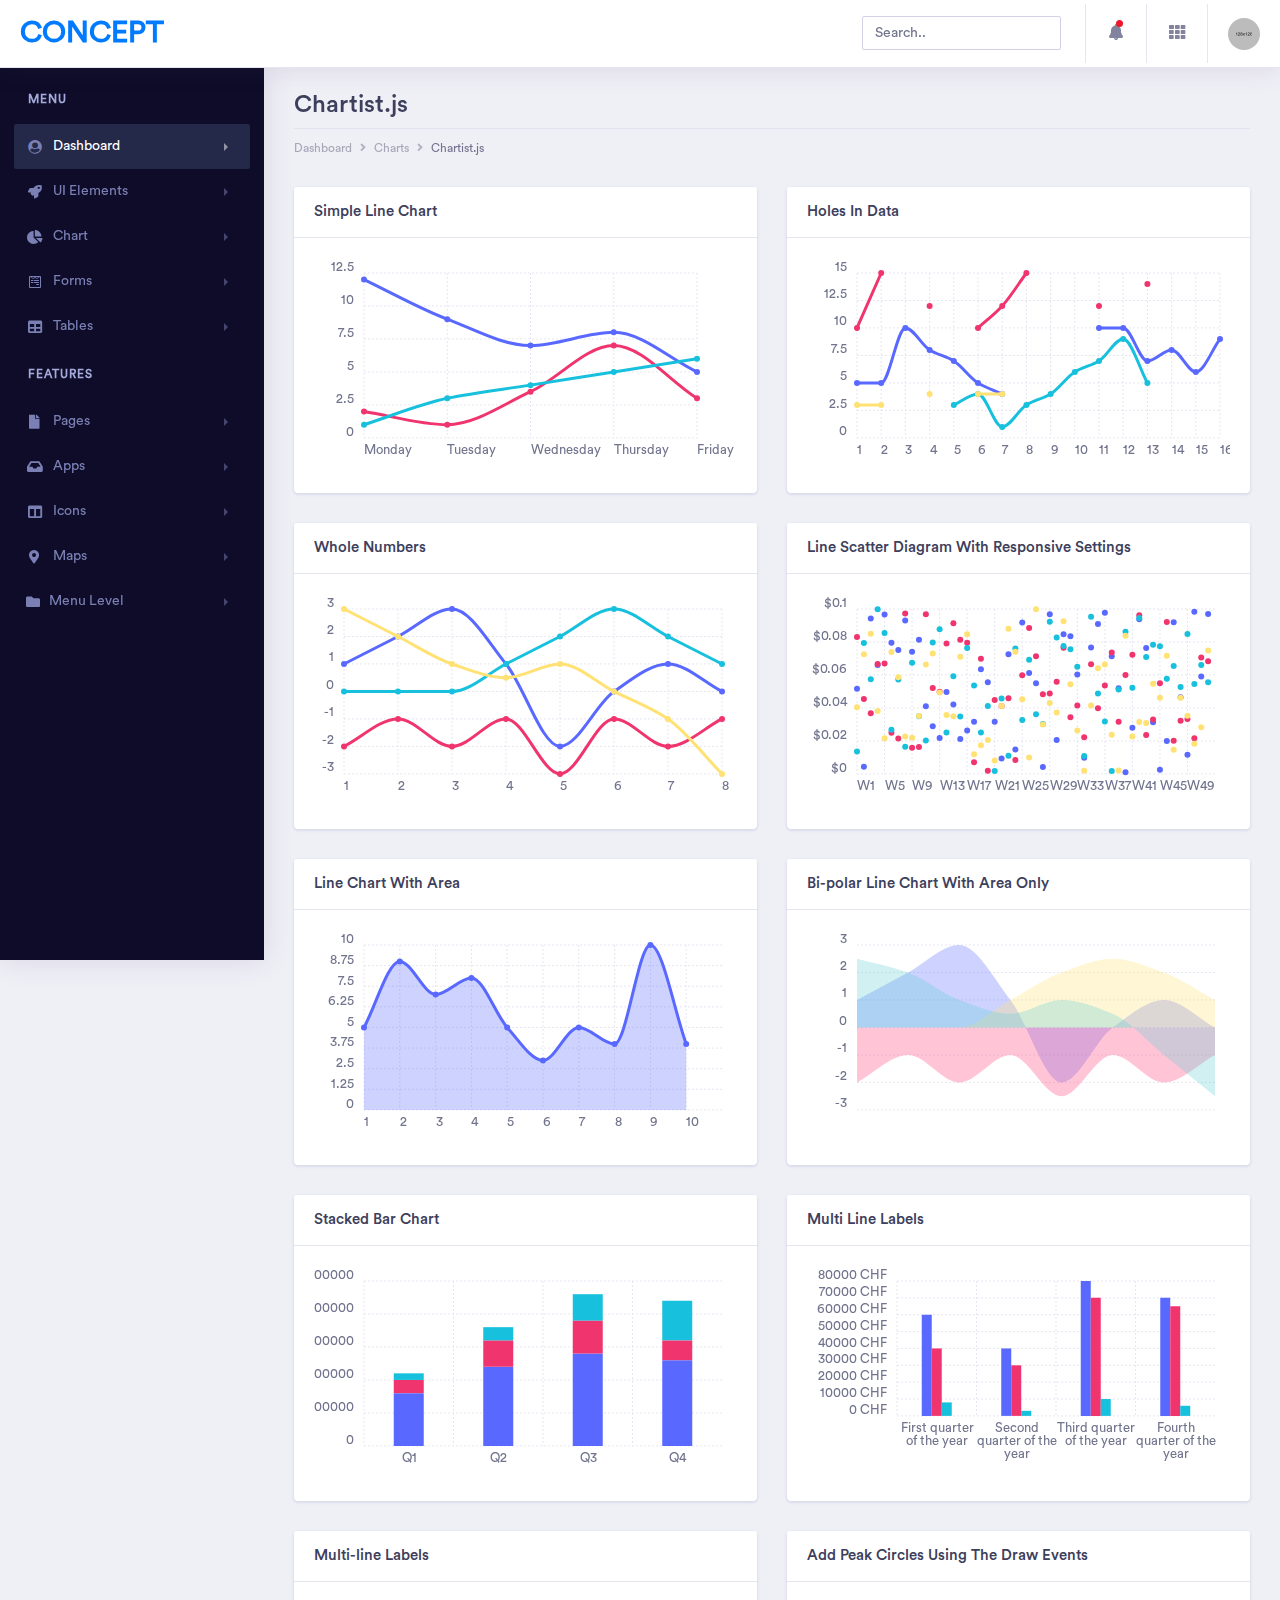
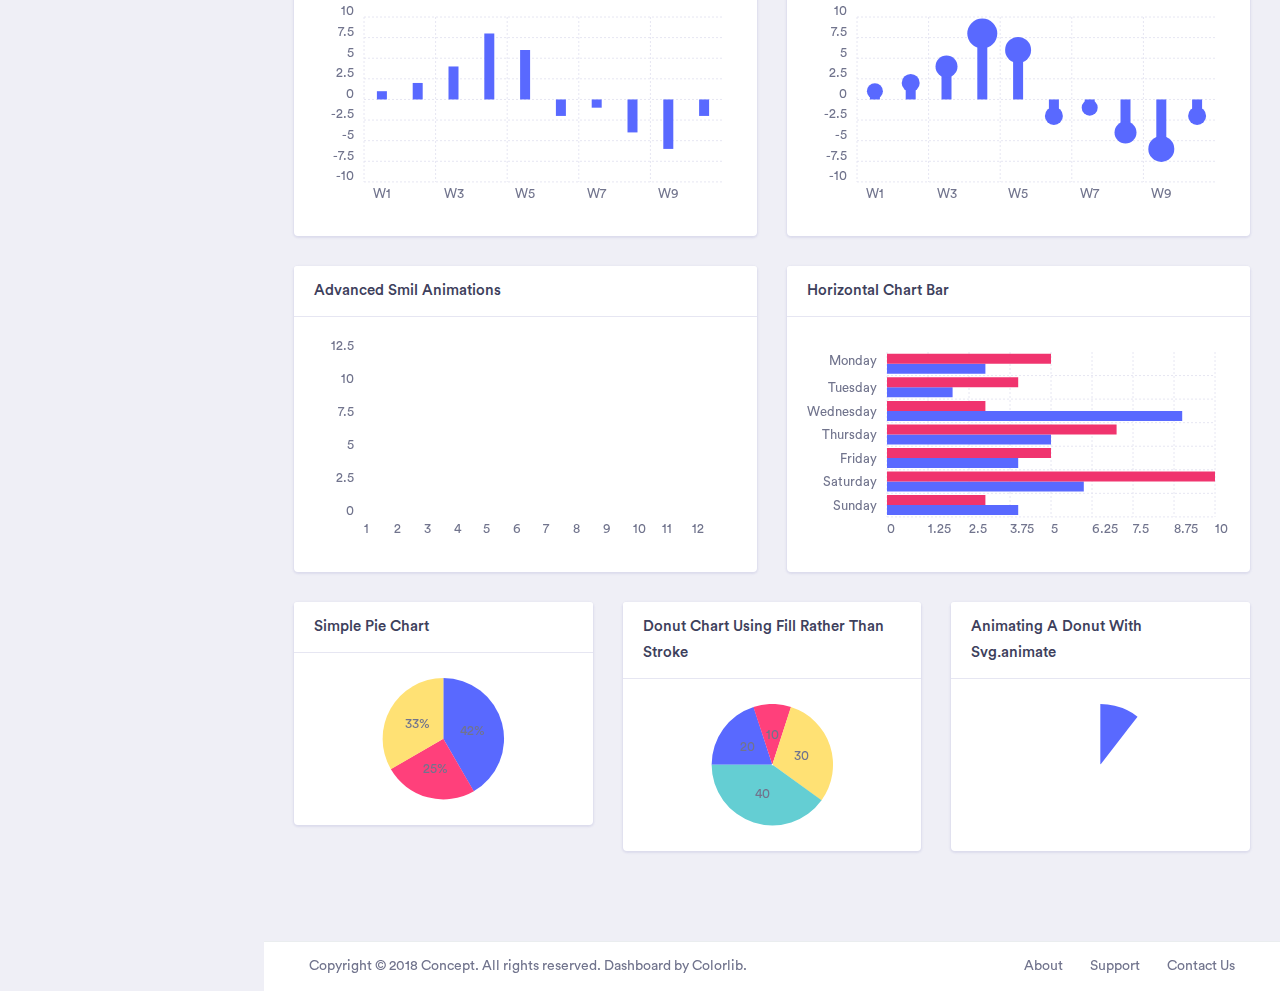
<file: sistema/pages/chart-chartist.html>
<!doctype html>
<html lang="en">
 
<head>
    <!-- Required meta tags -->
    <meta charset="utf-8">
    <meta name="viewport" content="width=device-width, initial-scale=1, shrink-to-fit=no">
    <!-- Bootstrap CSS -->
    <link rel="stylesheet" href="../assets/vendor/bootstrap/css/bootstrap.min.css">
    <link href="../assets/vendor/fonts/circular-std/style.css" rel="stylesheet">
    <link rel="stylesheet" href="../assets/libs/css/style.css">
    <link rel="stylesheet" href="../assets/vendor/fonts/fontawesome/css/fontawesome-all.css">
    <link rel="stylesheet" href="../assets/vendor/charts/chartist-bundle/chartist.css">
    <title>Concept - Bootstrap 4 Admin Dashboard Template</title>
</head>

<body>
    <!-- ============================================================== -->
    <!-- main wrapper -->
    <!-- ============================================================== -->
    <div class="dashboard-main-wrapper">
         <!-- ============================================================== -->
        <!-- navbar -->
        <!-- ============================================================== -->
         <div class="dashboard-header">
            <nav class="navbar navbar-expand-lg bg-white fixed-top">
                <a class="navbar-brand" href="../index.html">Concept</a>
                <button class="navbar-toggler" type="button" data-toggle="collapse" data-target="#navbarSupportedContent" aria-controls="navbarSupportedContent" aria-expanded="false" aria-label="Toggle navigation">
                    <span class="navbar-toggler-icon"></span>
                </button>
                <div class="collapse navbar-collapse " id="navbarSupportedContent">
                    <ul class="navbar-nav ml-auto navbar-right-top">
                        <li class="nav-item">
                            <div id="custom-search" class="top-search-bar">
                                <input class="form-control" type="text" placeholder="Search..">
                            </div>
                        </li>
                        <li class="nav-item dropdown notification">
                            <a class="nav-link nav-icons" href="#" id="navbarDropdownMenuLink1" data-toggle="dropdown" aria-haspopup="true" aria-expanded="false"><i class="fas fa-fw fa-bell"></i> <span class="indicator"></span></a>
                            <ul class="dropdown-menu dropdown-menu-right notification-dropdown">
                                <li>
                                    <div class="notification-title"> Notification</div>
                                    <div class="notification-list">
                                        <div class="list-group">
                                            <a href="#" class="list-group-item list-group-item-action active">
                                                <div class="notification-info">
                                                    <div class="notification-list-user-img"><img src="../assets/images/avatar-2.jpg" alt="" class="user-avatar-md rounded-circle"></div>
                                                    <div class="notification-list-user-block"><span class="notification-list-user-name">Jeremy Rakestraw</span>accepted your invitation to join the team.
                                                        <div class="notification-date">2 min ago</div>
                                                    </div>
                                                </div>
                                            </a>
                                            <a href="#" class="list-group-item list-group-item-action">
                                                <div class="notification-info">
                                                    <div class="notification-list-user-img"><img src="../assets/images/avatar-3.jpg" alt="" class="user-avatar-md rounded-circle"></div>
                                                    <div class="notification-list-user-block"><span class="notification-list-user-name">
John Abraham</span>is now following you
                                                        <div class="notification-date">2 days ago</div>
                                                    </div>
                                                </div>
                                            </a>
                                            <a href="#" class="list-group-item list-group-item-action">
                                                <div class="notification-info">
                                                    <div class="notification-list-user-img"><img src="../assets/images/avatar-4.jpg" alt="" class="user-avatar-md rounded-circle"></div>
                                                    <div class="notification-list-user-block"><span class="notification-list-user-name">Monaan Pechi</span> is watching your main repository
                                                        <div class="notification-date">2 min ago</div>
                                                    </div>
                                                </div>
                                            </a>
                                            <a href="#" class="list-group-item list-group-item-action">
                                                <div class="notification-info">
                                                    <div class="notification-list-user-img"><img src="../assets/images/avatar-5.jpg" alt="" class="user-avatar-md rounded-circle"></div>
                                                    <div class="notification-list-user-block"><span class="notification-list-user-name">Jessica Caruso</span>accepted your invitation to join the team.
                                                        <div class="notification-date">2 min ago</div>
                                                    </div>
                                                </div>
                                            </a>
                                        </div>
                                    </div>
                                </li>
                                <li>
                                    <div class="list-footer"> <a href="#">View all notifications</a></div>
                                </li>
                            </ul>
                        </li>
                        <li class="nav-item dropdown connection">
                            <a class="nav-link" href="#" id="navbarDropdown" role="button" data-toggle="dropdown" aria-haspopup="true" aria-expanded="false"> <i class="fas fa-fw fa-th"></i> </a>
                            <ul class="dropdown-menu dropdown-menu-right connection-dropdown">
                                <li class="connection-list">
                                    <div class="row">
                                        <div class="col-xl-4 col-lg-4 col-md-6 col-sm-12 col-12 ">
                                            <a href="#" class="connection-item"><img src="../assets/images/github.png" alt="" > <span>Github</span></a>
                                        </div>
                                        <div class="col-xl-4 col-lg-4 col-md-6 col-sm-12 col-12 ">
                                            <a href="#" class="connection-item"><img src="../assets/images/dribbble.png" alt="" > <span>Dribbble</span></a>
                                        </div>
                                        <div class="col-xl-4 col-lg-4 col-md-6 col-sm-12 col-12 ">
                                            <a href="#" class="connection-item"><img src="../assets/images/dropbox.png" alt="" > <span>Dropbox</span></a>
                                        </div>
                                    </div>
                                    <div class="row">
                                        <div class="col-xl-4 col-lg-4 col-md-6 col-sm-12 col-12 ">
                                            <a href="#" class="connection-item"><img src="../assets/images/bitbucket.png" alt=""> <span>Bitbucket</span></a>
                                        </div>
                                        <div class="col-xl-4 col-lg-4 col-md-6 col-sm-12 col-12 ">
                                            <a href="#" class="connection-item"><img src="../assets/images/mail_chimp.png" alt="" ><span>Mail chimp</span></a>
                                        </div>
                                        <div class="col-xl-4 col-lg-4 col-md-6 col-sm-12 col-12 ">
                                            <a href="#" class="connection-item"><img src="../assets/images/slack.png" alt="" > <span>Slack</span></a>
                                        </div>
                                    </div>
                                </li>
                                <li>
                                    <div class="conntection-footer"><a href="#">More</a></div>
                                </li>
                            </ul>
                        </li>
                        <li class="nav-item dropdown nav-user">
                            <a class="nav-link nav-user-img" href="#" id="navbarDropdownMenuLink2" data-toggle="dropdown" aria-haspopup="true" aria-expanded="false"><img src="../assets/images/avatar-1.jpg" alt="" class="user-avatar-md rounded-circle"></a>
                            <div class="dropdown-menu dropdown-menu-right nav-user-dropdown" aria-labelledby="navbarDropdownMenuLink2">
                                <div class="nav-user-info">
                                    <h5 class="mb-0 text-white nav-user-name">
John Abraham</h5>
                                    <span class="status"></span><span class="ml-2">Available</span>
                                </div>
                                <a class="dropdown-item" href="#"><i class="fas fa-user mr-2"></i>Account</a>
                                <a class="dropdown-item" href="#"><i class="fas fa-cog mr-2"></i>Setting</a>
                                <a class="dropdown-item" href="#"><i class="fas fa-power-off mr-2"></i>Logout</a>
                            </div>
                        </li>
                    </ul>
                </div>
            </nav>
        </div>
        <!-- ============================================================== -->
        <!-- end navbar -->
        <!-- ============================================================== -->
        <!-- ============================================================== -->
        <!-- left sidebar -->
        <!-- ============================================================== -->
       <div class="nav-left-sidebar sidebar-dark">
            <div class="menu-list">
                <nav class="navbar navbar-expand-lg navbar-light">
                    <a class="d-xl-none d-lg-none" href="#">Dashboard</a>
                    <button class="navbar-toggler" type="button" data-toggle="collapse" data-target="#navbarNav" aria-controls="navbarNav" aria-expanded="false" aria-label="Toggle navigation">
                        <span class="navbar-toggler-icon"></span>
                    </button>
                    <div class="collapse navbar-collapse" id="navbarNav">
                        <ul class="navbar-nav flex-column">
                            <li class="nav-divider">
                                Menu
                            </li>
                            <li class="nav-item ">
                                <a class="nav-link active" href="#" data-toggle="collapse" aria-expanded="false" data-target="#submenu-1" aria-controls="submenu-1"><i class="fa fa-fw fa-user-circle"></i>Dashboard <span class="badge badge-success">6</span></a>
                                <div id="submenu-1" class="collapse submenu" style="">
                                    <ul class="nav flex-column">
                                        <li class="nav-item">
                                            <a class="nav-link" href="index.html" data-toggle="collapse" aria-expanded="false" data-target="#submenu-1-2" aria-controls="submenu-1-2">E-Commerce</a>
                                            <div id="submenu-1-2" class="collapse submenu" style="">
                                                <ul class="nav flex-column">
                                                    <li class="nav-item">
                                                        <a class="nav-link" href="../index.html">E Commerce Dashboard</a>
                                                    </li>
                                                    <li class="nav-item">
                                                        <a class="nav-link" href="../ecommerce-product.html">Product List</a>
                                                    </li>
                                                    <li class="nav-item">
                                                        <a class="nav-link" href="../ecommerce-product-single.html">Product Single</a>
                                                    </li>
                                                    <li class="nav-item">
                                                        <a class="nav-link" href="../ecommerce-product-checkout.html">Product Checkout</a>
                                                    </li>
                                                </ul>
                                            </div>
                                        </li>
                                        <li class="nav-item">
                                            <a class="nav-link" href="../dashboard-finance.html">Finance</a>
                                        </li>
                                        <li class="nav-item">
                                            <a class="nav-link" href="../dashboard-sales.html">Sales</a>
                                        </li>
                                        <li class="nav-item">
                                            <a class="nav-link" href="#" data-toggle="collapse" aria-expanded="false" data-target="#submenu-1-1" aria-controls="submenu-1-1">Infulencer</a>
                                            <div id="submenu-1-1" class="collapse submenu" style="">
                                                <ul class="nav flex-column">
                                                    <li class="nav-item">
                                                        <a class="nav-link" href="../dashboard-influencer.html">Influencer</a>
                                                    </li>
                                                    <li class="nav-item">
                                                        <a class="nav-link" href="../influencer-finder.html">Influencer Finder</a>
                                                    </li>
                                                    <li class="nav-item">
                                                        <a class="nav-link" href="../influencer-profile.html">Influencer Profile</a>
                                                    </li>
                                                </ul>
                                            </div>
                                        </li>
                                    </ul>
                                </div>
                            </li>
                            <li class="nav-item">
                                <a class="nav-link" href="#" data-toggle="collapse" aria-expanded="false" data-target="#submenu-2" aria-controls="submenu-2"><i class="fa fa-fw fa-rocket"></i>UI Elements</a>
                                <div id="submenu-2" class="collapse submenu" style="">
                                    <ul class="nav flex-column">
                                        <li class="nav-item">
                                            <a class="nav-link" href="cards.html">Cards <span class="badge badge-secondary">New</span></a>
                                        </li>
                                        <li class="nav-item">
                                            <a class="nav-link" href="general.html">General</a>
                                        </li>
                                        <li class="nav-item">
                                            <a class="nav-link" href="carousel.html">Carousel</a>
                                        </li>
                                        <li class="nav-item">
                                            <a class="nav-link" href="listgroup.html">List Group</a>
                                        </li>
                                        <li class="nav-item">
                                            <a class="nav-link" href="typography.html">Typography</a>
                                        </li>
                                        <li class="nav-item">
                                            <a class="nav-link" href="accordions.html">Accordions</a>
                                        </li>
                                        <li class="nav-item">
                                            <a class="nav-link" href="tabs.html">Tabs</a>
                                        </li>
                                    </ul>
                                </div>
                            </li>
                            <li class="nav-item">
                                <a class="nav-link" href="#" data-toggle="collapse" aria-expanded="false" data-target="#submenu-3" aria-controls="submenu-3"><i class="fas fa-fw fa-chart-pie"></i>Chart</a>
                                <div id="submenu-3" class="collapse submenu" style="">
                                    <ul class="nav flex-column">
                                        <li class="nav-item">
                                            <a class="nav-link" href="chart-c3.html">C3 Charts</a>
                                        </li>
                                        <li class="nav-item">
                                            <a class="nav-link" href="chart-chartist.html">Chartist Charts</a>
                                        </li>
                                        <li class="nav-item">
                                            <a class="nav-link" href="chart-charts.html">Chart</a>
                                        </li>
                                        <li class="nav-item">
                                            <a class="nav-link" href="chart-morris.html">Morris</a>
                                        </li>
                                        <li class="nav-item">
                                            <a class="nav-link" href="chart-sparkline.html">Sparkline</a>
                                        </li>
                                        <li class="nav-item">
                                            <a class="nav-link" href="chart-gauge.html">Guage</a>
                                        </li>
                                    </ul>
                                </div>
                            </li>
                            <li class="nav-item ">
                                <a class="nav-link" href="#" data-toggle="collapse" aria-expanded="false" data-target="#submenu-4" aria-controls="submenu-4"><i class="fab fa-fw fa-wpforms"></i>Forms</a>
                                <div id="submenu-4" class="collapse submenu" style="">
                                    <ul class="nav flex-column">
                                        <li class="nav-item">
                                            <a class="nav-link" href="form-elements.html">Form Elements</a>
                                        </li>
                                        <li class="nav-item">
                                            <a class="nav-link" href="form-validation.html">Parsely Validations</a>
                                        </li>
                                        <li class="nav-item">
                                            <a class="nav-link" href="multiselect.html">Multiselect</a>
                                        </li>
                                    </ul>
                                </div>
                            </li>
                            <li class="nav-item">
                                <a class="nav-link" href="#" data-toggle="collapse" aria-expanded="false" data-target="#submenu-5" aria-controls="submenu-5"><i class="fas fa-fw fa-table"></i>Tables</a>
                                <div id="submenu-5" class="collapse submenu" style="">
                                    <ul class="nav flex-column">
                                        <li class="nav-item">
                                            <a class="nav-link" href="general-table.html">General Tables</a>
                                        </li>
                                        <li class="nav-item">
                                            <a class="nav-link" href="data-tables.html">Data Tables</a>
                                        </li>
                                    </ul>
                                </div>
                            </li>
                            <li class="nav-divider">
                                Features
                            </li>
                            <li class="nav-item">
                                <a class="nav-link" href="#" data-toggle="collapse" aria-expanded="false" data-target="#submenu-6" aria-controls="submenu-6"><i class="fas fa-fw fa-file"></i>Pages</a>
                                <div id="submenu-6" class="collapse submenu" style="">
                                    <ul class="nav flex-column">
                                        <li class="nav-item">
                                            <a class="nav-link" href="invoice.html">Invoice</a>
                                        </li>
                                        <li class="nav-item">
                                            <a class="nav-link" href="blank-page.html">Blank Page</a>
                                        </li>
                                        <li class="nav-item">
                                            <a class="nav-link" href="blank-page-header.html">Blank Page Header</a>
                                        </li>
                                        <li class="nav-item">
                                            <a class="nav-link" href="login.html">Login</a>
                                        </li>
                                        <li class="nav-item">
                                            <a class="nav-link" href="404-page.html">404 page</a>
                                        </li>
                                        <li class="nav-item">
                                            <a class="nav-link" href="sign-up.html">Sign up Page</a>
                                        </li>
                                        <li class="nav-item">
                                            <a class="nav-link" href="forgot-password.html">Forgot Password</a>
                                        </li>
                                        <li class="nav-item">
                                            <a class="nav-link" href="pricing.html">Pricing Tables</a>
                                        </li>
                                        <li class="nav-item">
                                            <a class="nav-link" href="timeline.html">Timeline</a>
                                        </li>
                                        <li class="nav-item">
                                            <a class="nav-link" href="calendar.html">Calendar</a>
                                        </li>
                                        <li class="nav-item">
                                            <a class="nav-link" href="sortable-nestable-lists.html">Sortable/Nestable List</a>
                                        </li>
                                       <li class="nav-item">
                                            <a class="nav-link" href="widgets.html">Widgets</a>
                                        </li>
                                        <li class="nav-item">
                                            <a class="nav-link" href="media-object.html">Media Objects</a>
                                        </li>
                                        <li class="nav-item">
                                            <a class="nav-link" href="cropper-image.html">Cropper</a>
                                        </li>
                                        <li class="nav-item">
                                            <a class="nav-link" href="color-picker.html">Color Picker</a>
                                        </li>
                                    </ul>
                                </div>
                            </li>
                            <li class="nav-item">
                                <a class="nav-link" href="#" data-toggle="collapse" aria-expanded="false" data-target="#submenu-7" aria-controls="submenu-7"><i class="fas fa-fw fa-inbox"></i>Apps <span class="badge badge-secondary">New</span></a>
                                <div id="submenu-7" class="collapse submenu" style="">
                                    <ul class="nav flex-column">
                                        <li class="nav-item">
                                            <a class="nav-link" href="inbox.html">Inbox</a>
                                        </li>
                                        <li class="nav-item">
                                            <a class="nav-link" href="email-details.html">Email Detail</a>
                                        </li>
                                        <li class="nav-item">
                                            <a class="nav-link" href="email-compose.html">Email Compose</a>
                                        </li>
                                        <li class="nav-item">
                                            <a class="nav-link" href="message-chat.html">Message Chat</a>
                                        </li>
                                    </ul>
                                </div>
                            </li>
                            <li class="nav-item">
                                <a class="nav-link" href="#" data-toggle="collapse" aria-expanded="false" data-target="#submenu-8" aria-controls="submenu-8"><i class="fas fa-fw fa-columns"></i>Icons</a>
                                <div id="submenu-8" class="collapse submenu" style="">
                                    <ul class="nav flex-column">
                                        <li class="nav-item">
                                            <a class="nav-link" href="icon-fontawesome.html">FontAwesome Icons</a>
                                        </li>
                                        <li class="nav-item">
                                            <a class="nav-link" href="icon-material.html">Material Icons</a>
                                        </li>
                                        <li class="nav-item">
                                            <a class="nav-link" href="icon-simple-lineicon.html">Simpleline Icon</a>
                                        </li>
                                        <li class="nav-item">
                                            <a class="nav-link" href="icon-themify.html">Themify Icon</a>
                                        </li>
                                        <li class="nav-item">
                                            <a class="nav-link" href="icon-flag.html">Flag Icons</a>
                                        </li>
                                        <li class="nav-item">
                                            <a class="nav-link" href="icon-weather.html">Weather Icon</a>
                                        </li>
                                    </ul>
                                </div>
                            </li>
                            <li class="nav-item">
                                <a class="nav-link" href="#" data-toggle="collapse" aria-expanded="false" data-target="#submenu-9" aria-controls="submenu-9"><i class="fas fa-fw fa-map-marker-alt"></i>Maps</a>
                                <div id="submenu-9" class="collapse submenu" style="">
                                    <ul class="nav flex-column">
                                        <li class="nav-item">
                                            <a class="nav-link" href="map-google.html">Google Maps</a>
                                        </li>
                                        <li class="nav-item">
                                            <a class="nav-link" href="map-vector.html">Vector Maps</a>
                                        </li>
                                    </ul>
                                </div>
                            </li>
                            <li class="nav-item">
                                <a class="nav-link" href="#" data-toggle="collapse" aria-expanded="false" data-target="#submenu-10" aria-controls="submenu-10"><i class="fas fa-f fa-folder"></i>Menu Level</a>
                                <div id="submenu-10" class="collapse submenu" style="">
                                    <ul class="nav flex-column">
                                        <li class="nav-item">
                                            <a class="nav-link" href="#">Level 1</a>
                                        </li>
                                        <li class="nav-item">
                                            <a class="nav-link" href="#" data-toggle="collapse" aria-expanded="false" data-target="#submenu-11" aria-controls="submenu-11">Level 2</a>
                                            <div id="submenu-11" class="collapse submenu" style="">
                                                <ul class="nav flex-column">
                                                    <li class="nav-item">
                                                        <a class="nav-link" href="#">Level 1</a>
                                                    </li>
                                                    <li class="nav-item">
                                                        <a class="nav-link" href="#">Level 2</a>
                                                    </li>
                                                </ul>
                                            </div>
                                        </li>
                                        <li class="nav-item">
                                            <a class="nav-link" href="#">Level 3</a>
                                        </li>
                                    </ul>
                                </div>
                            </li>
                        </ul>
                    </div>
                </nav>
            </div>
        </div>
        <!-- ============================================================== -->
        <!-- end left sidebar -->
        <!-- ============================================================== -->
        <!-- ============================================================== -->
        <!-- wrapper  -->
        <!-- ============================================================== -->
        <div class="dashboard-wrapper">
            <div class="container-fluid  dashboard-content">
                <!-- ============================================================== -->
                <!-- pageheader -->
                <!-- ============================================================== -->
                <div class="row">
                    <div class="col-xl-12 col-lg-12 col-md-12 col-sm-12 col-12">
                        <div class="page-header">
                            <h2 class="pageheader-title">Chartist.js </h2>
                            <p class="pageheader-text">Proin placerat ante duiullam scelerisque a velit ac porta, fusce sit amet vestibulum mi. Morbi lobortis pulvinar quam.</p>
                            <div class="page-breadcrumb">
                                <nav aria-label="breadcrumb">
                                    <ol class="breadcrumb">
                                        <li class="breadcrumb-item"><a href="#" class="breadcrumb-link">Dashboard</a></li>
                                        <li class="breadcrumb-item"><a href="#" class="breadcrumb-link">Charts</a></li>
                                        <li class="breadcrumb-item active" aria-current="page">Chartist.js</li>
                                    </ol>
                                </nav>
                            </div>
                        </div>
                    </div>
                </div>
                <!-- ============================================================== -->
                <!-- end pageheader -->
                <!-- ============================================================== -->
                <div class="row">
                    <!-- ============================================================== -->
                    <!-- simple line chart  -->
                    <!-- ============================================================== -->
                    <div class="col-xl-6 col-lg-6 col-md-6 col-sm-12 col-12">
                        <div class="card">
                            <h5 class="card-header">Simple Line Chart</h5>
                            <div class="card-body">
                                <div class="ct-chart-line ct-golden-section"></div>
                            </div>
                        </div>
                    </div>
                    <!-- ============================================================== -->
                    <!-- end simple line chart  -->
                    <!-- ============================================================== -->
                    <!-- ============================================================== -->
                    <!-- holes in data chart  -->
                    <!-- ============================================================== -->
                    <div class="col-xl-6 col-lg-6 col-md-6 col-sm-12 col-12">
                        <div class="card">
                            <h5 class="card-header">Holes In Data</h5>
                            <div class="card-body">
                                <div class="ct-chart-holes ct-golden-section"></div>
                            </div>
                        </div>
                    </div>
                    <!-- ============================================================== -->
                    <!-- end holes in data chart  -->
                    <!-- ============================================================== -->
                </div>
                <div class="row">
                    <!-- ============================================================== -->
                    <!-- whole numbers chart  -->
                    <!-- ============================================================== -->
                    <div class="col-xl-6 col-lg-6 col-md-6 col-sm-12 col-12">
                        <div class="card">
                            <h5 class="card-header">Whole Numbers</h5>
                            <div class="card-body">
                                <div class="ct-chart-wnumbers ct-golden-section"></div>
                            </div>
                        </div>
                    </div>
                    <!-- ============================================================== -->
                    <!-- end whole numbers charts -->
                    <!-- ============================================================== -->
                    <!-- ============================================================== -->
                    <!-- line scatter chart  -->
                    <!-- ============================================================== -->
                    <div class="col-xl-6 col-lg-6 col-md-6 col-sm-12 col-12">
                        <div class="card">
                            <h5 class="card-header">Line Scatter Diagram With Responsive Settings</h5>
                            <div class="card-body">
                                <div class="ct-chart-scatter ct-golden-section"></div>
                            </div>
                        </div>
                    </div>
                    <!-- ============================================================== -->
                    <!-- end line scatter chart  -->
                    <!-- ============================================================== -->
                </div>
                <div class="row">
                    <!-- ============================================================== -->
                    <!-- line chart with area  -->
                    <!-- ============================================================== -->
                    <div class="col-xl-6 col-lg-6 col-md-6 col-sm-12 col-12">
                        <div class="card">
                            <h5 class="card-header">Line Chart With Area</h5>
                            <div class="card-body">
                                <div class="ct-chart-area ct-golden-section"></div>
                            </div>
                        </div>
                    </div>
                    <!-- ============================================================== -->
                    <!-- end line chart with area  -->
                    <!-- ============================================================== -->
                    <!-- ============================================================== -->
                    <!-- bi polar chart  -->
                    <!-- ============================================================== -->
                    <div class="col-xl-6 col-lg-6 col-md-6 col-sm-12 col-12">
                        <div class="card">
                            <h5 class="card-header">Bi-polar Line Chart With Area Only</h5>
                            <div class="card-body">
                                <div class="ct-chart-polar ct-golden-section"></div>
                            </div>
                        </div>
                    </div>
                    <!-- ============================================================== -->
                    <!-- end bi polar chart  -->
                    <!-- ============================================================== -->
                </div>
                <div class="row">
                    <!-- ============================================================== -->
                    <!--stacked bar chart  -->
                    <!-- ============================================================== -->
                    <div class="col-xl-6 col-lg-6 col-md-6 col-sm-12 col-12">
                        <div class="card">
                            <h5 class="card-header">Stacked Bar Chart</h5>
                            <div class="card-body">
                                <div class="ct-chart-scatter-bar ct-golden-section"></div>
                            </div>
                        </div>
                    </div>
                    <!-- ============================================================== -->
                    <!--end stacked bar chart  -->
                    <!-- ============================================================== -->
                    <!-- ============================================================== -->
                    <!--multi line chart  -->
                    <!-- ============================================================== -->
                    <div class="col-xl-6 col-lg-6 col-md-6 col-sm-12 col-12">
                        <div class="card">
                            <h5 class="card-header">Multi Line Labels</h5>
                            <div class="card-body">
                                <div class="ct-chart-multilines ct-golden-section"></div>
                            </div>
                        </div>
                    </div>
                    <!-- ============================================================== -->
                    <!--end multi line chart  -->
                    <!-- ============================================================== -->
                </div>
                <div class="row">
                    <!-- ============================================================== -->
                    <!--multi line lables chart  -->
                    <!-- ============================================================== -->
                    <div class="col-xl-6 col-lg-6 col-md-6 col-sm-12 col-12">
                        <div class="card">
                            <h5 class="card-header">Multi-line Labels</h5>
                            <div class="card-body">
                                <div class="ct-chart-bipolar ct-golden-section"></div>
                            </div>
                        </div>
                    </div>
                    <!-- ============================================================== -->
                    <!-- end multi line lables chart  -->
                    <!-- ============================================================== -->
                    <!-- ============================================================== -->
                    <!-- peak circle using the draw  -->
                    <!-- ============================================================== -->
                    <div class="col-xl-6 col-lg-6 col-md-6 col-sm-12 col-12">
                        <div class="card">
                            <h5 class="card-header">Add Peak Circles Using The Draw Events</h5>
                            <div class="card-body">
                                <div class="ct-chart-events ct-golden-section"></div>
                            </div>
                        </div>
                    </div>
                    <!-- ============================================================== -->
                    <!-- end peak circle using the draw  -->
                    <!-- ============================================================== -->
                </div>
                <div class="row">
                    <!-- ============================================================== -->
                    <!-- advanced smill chart  -->
                    <!-- ============================================================== -->
                    <div class="col-xl-6 col-lg-6 col-md-6 col-sm-12 col-12">
                        <div class="card">
                            <h5 class="card-header">Advanced Smil Animations</h5>
                            <div class="card-body">
                                <div class="ct-chart-animation ct-golden-section"></div>
                            </div>
                        </div>
                    </div>
                    <!-- ============================================================== -->
                    <!-- end advanced smill chart  -->
                    <!-- ============================================================== -->
                    <!-- ============================================================== -->
                    <!-- horizontal chart bar  -->
                    <!-- ============================================================== -->
                    <div class="col-xl-6 col-lg-6 col-md-6 col-sm-12 col-12">
                        <div class="card">
                            <h5 class="card-header">Horizontal Chart Bar</h5>
                            <div class="card-body">
                                <div class="ct-chart-horizontal ct-golden-section"></div>
                            </div>
                        </div>
                    </div>
                    <!-- ============================================================== -->
                    <!-- end horizontal chart bar  -->
                    <!-- ============================================================== -->
                </div>
                <div class="row">
                    <!-- ============================================================== -->
                    <!-- simple pie chart  -->
                    <!-- ============================================================== -->
                    <div class="col-xl-4 col-lg-4 col-md-4 col-sm-12 col-12">
                        <div class="card">
                            <h5 class="card-header">Simple Pie Chart</h5>
                            <div class="card-body">
                                <div class="ct-chart-pie ct-golden-section"></div>
                            </div>
                        </div>
                    </div>
                    <!-- ============================================================== -->
                    <!-- end simple pie chart  -->
                    <!-- ============================================================== -->
                    <!-- ============================================================== -->
                    <!-- donut chart  -->
                    <!-- ============================================================== -->
                    <div class="col-xl-4 col-lg-4 col-md-4 col-sm-12 col-12">
                        <div class="card">
                            <h5 class="card-header">Donut Chart Using Fill Rather Than Stroke</h5>
                            <div class="card-body">
                                <div class="ct-chart-donut ct-golden-section"></div>
                            </div>
                        </div>
                    </div>
                    <!-- ============================================================== -->
                    <!-- end donut chart  -->
                    <!-- ============================================================== -->
                    <!-- ============================================================== -->
                    <!-- animations donut chart  -->
                    <!-- ============================================================== -->
                    <div class="col-xl-4 col-lg-4 col-md-4 col-sm-12 col-12">
                        <div class="card">
                            <h5 class="card-header">Animating A Donut With Svg.animate</h5>
                            <div class="card-body">
                                <div class="ct-chart-animated ct-golden-section"></div>
                            </div>
                        </div>
                    </div>
                    <!-- ============================================================== -->
                    <!-- end animations donut chart  -->
                    <!-- ============================================================== -->
                </div>
            </div>
            <!-- ============================================================== -->
            <!-- footer -->
            <!-- ============================================================== -->
            <div class="footer">
                <div class="container-fluid">
                    <div class="row">
                        <div class="col-xl-6 col-lg-6 col-md-12 col-sm-12 col-12">
                            Copyright © 2018 Concept. All rights reserved. Dashboard by <a href="https://colorlib.com/wp/">Colorlib</a>.
                        </div>
                        <div class="col-xl-6 col-lg-6 col-md-12 col-sm-12 col-12">
                            <div class="text-md-right footer-links d-none d-sm-block">
                                <a href="javascript: void(0);">About</a>
                                <a href="javascript: void(0);">Support</a>
                                <a href="javascript: void(0);">Contact Us</a>
                            </div>
                        </div>
                    </div>
                </div>
            </div>
            <!-- ============================================================== -->
            <!-- end footer -->
            <!-- ============================================================== -->
        </div>
    </div>
    <!-- ============================================================== -->
    <!-- end main wrapper -->
    <!-- ============================================================== -->
    <!-- Optional JavaScript -->
    <script src="../assets/vendor/jquery/jquery-3.3.1.min.js"></script>
    <script src="../assets/vendor/bootstrap/js/bootstrap.bundle.js"></script>
    <script src="../assets/vendor/slimscroll/jquery.slimscroll.js"></script>
    <script src="../assets/vendor/charts/chartist-bundle/chartist.min.js"></script>
    <script src="../assets/vendor/charts/chartist-bundle/Chartistjs.js"></script>
    <script src="../assets/libs/js/main-js.js"></script>
</body>
 
</html>
</file>
<file: sistema/assets/vendor/fonts/circular-std/style.css>
/* #### Generated By: http://www.cufonfonts.com #### */

@font-face {
font-family: 'Circular Std Black';
font-style: normal;
font-weight: normal;
src: local('Circular Std Black'), url('CircularStd-Black.woff') format('woff');
}


@font-face {
font-family: 'Circular Std Book';
font-style: normal;
font-weight: normal;
src: local('Circular Std Book'), url('CircularStd-Book.woff') format('woff');
}


@font-face {
font-family: 'Circular Std Medium';
font-style: normal;
font-weight: normal;
src: local('Circular Std Medium'), url('CircularStd-Medium.woff') format('woff');
}


@font-face {
font-family: 'Circular Std Black Italic';
font-style: normal;
font-weight: normal;
src: local('Circular Std Black Italic'), url('CircularStd-BlackItalic.woff') format('woff');
}


@font-face {
font-family: 'Circular Std Bold';
font-style: normal;
font-weight: normal;
src: local('Circular Std Bold'), url('CircularStd-Bold.woff') format('woff');
}


@font-face {
font-family: 'Circular Std Bold Italic';
font-style: normal;
font-weight: normal;
src: local('Circular Std Bold Italic'), url('CircularStd-BoldItalic.woff') format('woff');
}


@font-face {
font-family: 'Circular Std Book Italic';
font-style: normal;
font-weight: normal;
src: local('Circular Std Book Italic'), url('CircularStd-BookItalic.woff') format('woff');
}


@font-face {
font-family: 'Circular Std Medium Italic';
font-style: normal;
font-weight: normal;
src: local('Circular Std Medium Italic'), url('CircularStd-MediumItalic.woff') format('woff');
}
</file>
<file: sistema/assets/libs/css/style.css>
@charset "UTF-8";
/**
 * Summary:
 *
 *  0. ELEMENT
 *      - 0.1. Body / Typography
 *      - 0.2. Type Elements
        - 0.3. Header
        - 0.4. Sidebar
        - 0.5. Container
        - 0.6. Pageheader
        - 0.7. Footer

   ------------------------- 

 *  1. Dashboard

 *      - 1.1. TYPE ELEMENT
 *      - 1.2. TYPE ELEMENT

   --------------------------

2. UI Elements

    - 2.1.  Alerts
    - 2.2.  Buttons
    - 2.3.  Cards
    - 2.4.  General
    - 2.5.  Modals
    - 2.6.  Notifications
    - 2.7.  Icon
    - 2.8.  Tabs
    - 2.9.  Accordions   
    - 2.10. Typography
    - 2.11. Listgroup
    - 2.12. Multiselect
    - 2.13. Badge
    - 2.14. Pagination
    - 2.15. Switch Toogle
    - 2.16. Spinner   


    ----------------------------

3. Charts

    - 3.1.  Chartist js
    - 3.2.  Sparklines
    - 3.3.  Chart.js
    - 3.4.  Morris.js
    - 3.5.  C3 Charts.js

     ----------------------------

4. Forms

    - 4.1.  Elements
    - 4.2.  Validations
    - 4.3.  Multiselect
    - 4.4.  Wizard
    - 4.5.  Input Mask
    - 4.6.  Summar Note text editor
    - 4.7.  Multi Upload


     ----------------------------


5. Tables

    - 5.1.  General
    - 5.2.  Data Tables
    - 5.3.  Table Filters



         ----------------------------
     

6. Pages

    - 6.1.   Blank Page
    - 6.2.   Blank Page Header
    - 6.3.   Login  
    - 6.4.   Sign up
    - 6.5.   Forgot Password
    - 6.6.   Profile
    - 6.7.   Pricing
    - 6.8.   Timline
    - 6.9.   Calendar
    - 6.10.  Metrics
    - 6.11.  Media Object
    - 6.12.  Shortable / Nestable
    - 6.13.  404 Error






         ----------------------------
     
7. Email

    - 7.1.  Inbox
    - 7.2.  Email Detail
    - 7.3.  Email Compose
    - 7.4.  Message Chat
  
       ----------------------------
     

8. Layouts

    - 8.1. Primary Header
    - 8.2. Success Header
    - 8.3. Warning Header
    - 8.4. Danger Header
    - 8.5. Search Input
    - 8.6. Off Canvas Menu
    - 8.7. Without Left Sidebar
    - 8.8. Without Right Sidebar
    - 8.9. Without Both Sidebars
    - 8.10. Fixed Left Sidebar
    - 8.11. Boxed Layout
    - 8.12. Page Aside
    - 8.13. Collapsible Sidebar
    - 8.14. Sub Navigation



       ----------------------------
     

9. Maps

    - 9.1.  Google Map
    - 9.2.  Vector Map

       ----------------------------
     

10. Menu Level

    - 10.1.  Level 1
    - 10.2.  Level 2
   */


/* ==========================================================================
   0. ELEMENT
   ========================================================================== */


/* 0.1. Body / Typography 
   ========================================================================== */

body {
    font-family: 'Circular Std Book';
    font-style: normal;
    font-weight: normal;
    font-size: 14px;
    color: #71748d;
    background-color: #efeff6;
    -webkit-font-smoothing: antialiased;
}

h1,
h2,
h3,
h4,
h5,
h6 {
    color: #3d405c;
    margin: 0px 0px 15px 0px;
    font-family: 'Circular Std Medium';
}

h1 {
    font-size: 34px;
}

h2 {
    font-size: 28px;
    line-height: 30px;
}

h3 {
    font-size: 20px;
}

h4 {
    font-size: 16px;
    line-height: 26px;
}

h5 {
    font-size: 15px;
    line-height: 26px;
}

h6 {
    font-size: 12px;
}

p {
    margin: 0px 0px 20px 0px;
}

p:last-child {
    margin: 0px;
}

a {
    color: #71748d;
}

a:hover {
    color: #ff407b;
    text-decoration: none;
}

a:active,
a:hover {
    outline: 0;
    text-decoration: none;
}

ol,
ul {}

ol li,
ul li {}

.lead {
    font-size: 1.25rem;
    font-weight: 300;
    color: #3d3f5d;
}


/*-------------------- 
 Form
---------------------*/

label {
    display: inline-block;
    max-width: 100%;
    margin-bottom: 5px;
    font-size: 15px;
    color: #71748d;
}

.form-control {
    display: block;
    width: 100%;
    font-size: 14px;
    line-height: 1.42857143;
    color: #71748d;
    background-color: #fff;
    background-image: none;
    border: 1px solid #d2d2e4;
    border-radius: 2px;
}

.form-control:focus {
    color: #71748d;
    background-color: #fff;
    border-color: #a7a7f0;
    outline: 0;
    box-shadow: 0 0 0 0.2rem rgba(214, 214, 255, .75);
}

input[type=file] {
    color: #71748d;
    background-color: #fff;
    border-color: #a7a7f0;
    outline: 0;
    box-shadow: 0 0 0 0.2rem rgba(214, 214, 255, .75);
}

.col-form-label {
    font-size: 15px;
}

input {}

button {}

button:focus {
    outline: 0;
}

select.form-control {
    color: #71748d;
    -webkit-appearance: none;
    -moz-appearance: none;
    background-position: 99% 52%;
    background-size: auto;
    background-repeat: no-repeat;
    background-image: url(../../images/down-arrow.png);
    padding-right: 15px;
    border: 1px solid #d2d2e4;
    border-radius: 2px;
}

textarea.form-control {
    height: auto;
    color: #71748d;
    background-color: #fff;
    background-image: none;
    border: 1px solid #d2d2e4;
    border-radius: 2px;
    padding: 12px 16px;
}

input::-webkit-input-placeholder {
    color: #71748d !important;
}

input:focus::-webkit-input-placeholder {
    color: #5969ff !important;
}

textarea::-webkit-input-placeholder {
    color: #71748d !important;
}

textarea:focus::-webkit-input-placeholder {
    color: #5969ff !important;
}

button.btn {}

button.btn-default {}

button.btn-primary {}

address {}

.form-group {
    margin-bottom: 12px;
}

.form-control-lg {
    padding: 12px;
}


/* Custom-Chekbox
-------------------------------------------------------------- */

.custom-control {
    position: relative;
    min-height: 1.5rem;
    padding-left: 1.5rem;
}

.custom-control-input:checked~input[type="checkbox"] {
    background: #3d404e;
    border: #7f83a2 1px solid;
}

.custom-control-input {
    position: absolute;
    z-index: -1;
    opacity: 0;
}

.custom-control-label {
    margin-bottom: 0;
}

.custom-checkbox .custom-control-input:checked~.custom-control-label::before {
    background-color: #5969ff;
    border-color: #5969ff;
}

.custom-control-input:checked~.custom-control-label::before {
    color: #fff;
    background-color: #5969ff;
}

.custom-checkbox .custom-control-input:checked~.custom-control-label::after {}

.custom-control-label::after {
    position: absolute;
    top: 7px;
    left: 0;
    display: block;
    width: 1rem;
    height: 1rem;
    content: "";
    background-repeat: no-repeat;
    background-position: center center;
    background-size: 50% 50%;
}

.custom-control-label::before {
    position: absolute;
    top: 7px;
    left: 0;
    display: block;
    width: 1rem;
    height: 1rem;
    pointer-events: none;
    content: "";
    -webkit-user-select: none;
    -moz-user-select: none;
    -ms-user-select: none;
    user-select: none;
    background-color: #ffffff;
    border: 2px solid #d2d2e4;
}

.custom-radio .custom-control-input:checked~.custom-control-label::before {
    background-color: #5969ff;
    border-color: #5969ff;
}

.custom-control-input:disabled~.custom-control-label::before {
    background-color: #efeff6;
}

.custom-select-font-size {
    font-size: 14px;
}

.custom-control-input:focus~.custom-control-label::before {
    box-shadow: none;
}

.custom-valid.custom-control-input.is-valid:checked~.custom-control-label::before,
.was-validated .custom-control-input:valid:checked~.custom-control-label::before {
    background-color: #34ce57;
    border-color: #34ce57;
}

.custom-control-input.is-invalid~.custom-control-label::before,
.was-validated .custom-control-input:invalid~.custom-control-label::before {
    background-color: #ffdadd;
    border-color: #efa2a9;
}

.custom-control-input:disabled~.custom-control-label {
    color: #9295b0;
}

.custom-control-input.is-valid~.custom-control-label::before,
.was-validated .custom-control-input:valid~.custom-control-label::before {
    background-color: #c6ffd3;
    border: 2px solid #68df83;
}

.input-group-text {
    display: -ms-flexbox;
    display: flex;
    -ms-flex-align: center;
    align-items: center;
    padding: 10px;
    margin-bottom: 0;
    font-size: 14px;
    font-weight: 400;
    line-height: 1.5;
    color: #75748d;
    text-align: center;
    white-space: nowrap;
    background-color: #efeff6;
    border: 1px solid #d2d2e4;
    border-radius: 4px;
}

.section-block {
    margin: 16px 0px;
}

.section-title {
    font-weight: 500;
    margin-bottom: 5px;
}


/*----------------------- 
Parsley Varifation
-------------------------*/

.parsley-errors-list.filled {
    margin-top: 10px;
    margin-bottom: 0;
    padding: 7px 29px;
    position: relative;
    background-color: #f96a6a;
    color: #FFF;
}


/*-------------------- 
 Padding / Margin
---------------------*/

.nopadding {
    padding: 0px;
}

.p-r-0 {
    padding-right: 0px;
}

.p-r-10 {
    padding-right: 10px;
}

.p-r-15 {
    padding-right: 15px;
}

.p-r-20 {
    padding-right: 20px;
}

.p-r-25 {
    padding-right: 25px;
}

.p-l-0 {
    padding-left: 0px;
}

.p-l-10 {
    padding-left: 10px;
}

.p-l-15 {
    padding-left: 15px;
}

.p-l-20 {
    padding-left: 20px;
}

.p-l-25 {
    padding-left: 25px;
}

.p-l-40 {
    padding-left: 40px;
}

.p-t-0 {
    padding-top: 0px;
}

.p-t-10 {
    padding-top: 10px;
}

.p-t-20 {
    padding-top: 20px;
}

.p-t-30 {
    padding-top: 30px;
}

.p-t-40 {
    padding-top: 40px;
}

.p-t-60 {
    padding-top: 60px;
}

.p-t-80 {
    padding-top: 80px;
}

.p-t-100 {
    padding-top: 100px;
}

.p-t-120 {
    padding-top: 120px;
}

.p-t-140 {
    padding-top: 140px;
}

.p-b-0 {
    padding-bottom: 0px;
}

.p-b-10 {
    padding-bottom: 10px;
}

.p-b-20 {
    padding-bottom: 20px;
}

.p-b-30 {
    padding-bottom: 30px;
}

.p-b-40 {
    padding-bottom: 40px;
}

.p-b-60 {
    padding-bottom: 60px;
}

.p-b-80 {
    padding-bottom: 80px;
}

.p-b-100 {
    padding-bottom: 100px;
}

.p-b-120 {
    padding-bottom: 120px;
}

.p-b-140 {
    padding-bottom: 140px;
}

.m-r-0 {
    margin-right: 0px;
}

.m-r-10 {
    margin-right: 10px;
}

.m-r-15 {
    margin-right: 15px;
}

.m-r-20 {
    margin-right: 20px;
}

.m-r-25 {
    margin-right: 25px;
}

.m-l-0 {
    margin-left: 0px;
}

.m-l-10 {
    margin-left: 10px;
}

.m-l-15 {
    margin-left: 15px;
}

.m-l-20 {
    margin-left: 20px;
}

.m-l-25 {
    margin-left: 25px;
}

.m-t-0 {
    margin-top: 0px;
}

.m-t-10 {
    margin-top: 10px;
}

.m-t-20 {
    margin-top: 20px;
}

.m-t-30 {
    margin-top: 30px;
}

.m-t-40 {
    margin-top: 40px;
}

.m-t-60 {
    margin-top: 60px;
}

.m-t-80 {
    margin-top: 80px;
}

.m-t-100 {
    margin-top: 100px;
}

.m-t-120 {
    margin-top: 120px;
}

.m-b-0 {
    margin-bottom: 0px;
}

.m-b-10 {
    margin-bottom: 10px;
}

.m-b-20 {
    margin-bottom: 20px;
}

.m-b-30 {
    margin-bottom: 30px;
}

.m-b-40 {
    margin-bottom: 40px;
}

.m-b-60 {
    margin-bottom: 60px;
}

.m-b-80 {
    margin-bottom: 80px;
}

.m-b-100 {
    margin-bottom: 100px;
}

.m-b-120 {
    margin-bottom: 120px;
}


/*-------------------- 
 Font Weight
---------------------*/

html body .font-bold {
    font-weight: 800;
}

html body .font-normal {
    font-weight: 400;
}

html body .font-light {
    font-weight: 300;
}

html body .font-medium {
    font-weight: 600;
}

html body .font-16 {
    font-size: 16px;
}

html body .font-12 {
    font-size: 12px;
}

html body .font-14 {
    font-size: 14px;
}

html body .font-10 {
    font-size: 10px;
}

html body .font-18 {
    font-size: 18px;
}

html body .font-20 {
    font-size: 20px;
}

html body .font-22 {
    font-size: 22px;
}

html body .font-24 {
    font-size: 24px;
}

html body .display-5 {
    font-size: 3rem;
}

html body .display-6 {
    font-size: 2.5rem;
}

html body .display-7 {
    font-size: 2rem;
}


/*-------------------- 
 Arrow  List
---------------------*/

.arrow {
    position: relative;
}

.arrow li {
    padding-left: 20px;
    line-height: 30px;
}

.arrow li:before {
    font-family: 'Font Awesome\ 5 Free';
    font-weight: 900;
    display: inline-block;
    position: absolute;
    left: 0;
    font-size: 14px;
    color: #ff407b;
    content: '\f058';
    font-style: initial;
}

.bullet-check {
    position: relative;
}

.bullet-check li {
    padding-left: 25px;
    line-height: 30px;
}

.bullet-check li:before {
    font-family: 'Font Awesome\ 5 Free';
    font-weight: 900;
    display: inline-block;
    position: absolute;
    left: 0;
    font-size: 14px;
    color: #22ce77;
    content: '\f00c';
    font-style: initial;
}


/*----------------------- 
Background Color / Color
-------------------------*/

.bg-primary {
    background-color: #5969ff !important;
    color: #fff !important;
}

.bg-brand {
    background-color: #ffc750 !important;
}

.bg-secondary {
    background-color: #ff407b !important;
    color: #fff !important;
}

.bg-success {
    background-color: #2ec551 !important;
}

.bg-danger {
    background-color: #ef172c !important;
}

.bg-warning {
    background-color: #ffc108 !important;
}

.bg-info {
    background-color: #25d5f2 !important;
}

.bg-light {
    background-color: #f9f9ff !important;
}

.bg-dark {
    background-color: #2e2f39 !important;
}

.bg-primary-light {
    background-color: #dbdeff !important;
    color: #fff !important;
}

.bg-info-light {
    background-color: #dffaff !important;
    color: #fff;
}

.bg-secondary-light {
    background-color: #ffdbe6 !important;
}

.bg-danger-light {
    background-color: #fbd3d5 !important;
}

.bg-brand-light {
    background-color: #fff2d5 !important;
}

.bg-success-light {
    background-color: #c5fad3 !important;
}


/*----------------------- 
Borders
-------------------------*/

.border-boxes span {
    display: inline-block;
    width: 5rem;
    height: 5rem;
    margin: .25rem;
    background-color: #fbfbfd;
}

.border {
    border: 1px solid #e6e6f2 !important;
}

.border-top {
    border-top: 1px solid #e6e6f2 !important;
}

.border-bottom {
    border-bottom: 1px solid #e6e6f2 !important;
}

.border-left {
    border-left: 1px solid #e6e6f2 !important;
}

.border-right {
    border-right: 1px solid #e6e6f2 !important
}


/*----------------------- 
 Color
-------------------------*/

.text-primary {
    color: #5969ff !important;
}

.text-brand {
    color: #ffc750 !important;
}

.text-secondary {
    color: #ff407b !important;
}

.text-success {
    color: #2ec551 !important;
}

.text-danger {
    color: #ef172c !important;
}

.text-warning {
    bcolor: #ffc108 !important;
}

.text-info {
    color: #25d5f2 !important;
}

.text-light {
    color: #f0f0f8 !important;
}

.text-dark {
    color: #3d405c !important;
}

.text-gray {
    color: #868aa5 !important;
}

.text-muted {
    color: #7171a6 !important;
}

.rating-color {
    color: #ffa811;
}


/*----------------------- 
Borders
-------------------------*/

.border-top-primary {
    border-top-color: #5969ff !important;
}

.border-3 {
    border-width: 3px !important;
}

.border-secondary {
    border-color: #ff407b !important;
}

.border-brand {
    border-color: #ffc750 !important;
}

.border-info {
    border-color: #25d5f2 !important;
}


/*----------------------- 
Fontawesome size
-------------------------*/

.fa-xl {}

.fa-lg {}

.fa-md {}

.fa-sm {
    font-size: 24px !important;
}

.fa-xs {
    font-size: 11px !important;
}


/*----------------------- 
Social Color
-------------------------*/

.facebook-color {
    color: #3c73df;
}

.twitter-color {
    color: #1ea2f2;
}

.instagram-color {
    color: #9361fa;
}

.rss-color {
    color: #ee802f;
}

.pinterest-color {
    color: #c8232c;
}

.youtube-color {
    color: #ff0000;
}

.medium-color {
    color: #00ab6c;
}

.googleplus-color {
    color: #d34836;
}

.snapchat-color {
    color: #FFFB00;
}


/*----------------------- 
Social bg Color
-------------------------*/

.facebook-bgcolor {
    background-color: #3b5898;
    color: #fff;
}

.twitter-bgcolor {
    background-color: #1ea2f2;
    color: #fff;
}

.instagram-bgcolor {
    background-color: #9361fa;
    color: #fff;
}

.rss-bgcolor {
    background-color: #ee802f;
    color: #fff;
}

.pinterest-bgcolor {
    background-color: #c8232c;
    color: #fff;
}

.youtube-bgcolor {
    background-color: #ff0000;
    color: #fff;
}

.googleplus-bgcolor {
    background-color: #d34836;
    color: #fff;
}


/*----------------------- 
Progress bar
-------------------------*/

.progress-bar {

    background-color: #5969ff;
}

.primary-progress-bar {
    background-color: #5969ff;
}

.progress-sm {
    height: 5px;
}

.progress-sm {
    height: 5px
}

.progress-md {
    height: 8px
}

.progress-lg {
    height: 12px
}

.progress-xl {
    height: 15px
}

.f-icon,
.if-icon,
.m-icon,
.sl-icon,
.t-icon,
.w-icon {
    cursor: pointer;
    padding: 13px 15px;
    white-space: nowrap;
    overflow: hidden;
    text-overflow: ellipsis;
}

.m-icon {
    width: 33%;
    display: inline-block;
}

.f-icon:hover,
.if-icon:hover,
.m-icon:hover,
.sl-icon:hover,
.t-icon:hover,
.w-icon:hover {
    background-color: #f8f9fa;
}


/*----------------------- 
Legends
-------------------------*/

.legend-item {
    font-size: 14px;
}

.legend-title {}

.legend-text {}


/* ==========================================================================
   0.2. Type Elements
   ========================================================================== */


/* ==========================================================================
   0.3.  Header
   ========================================================================== */


/*----------------------- 
Top Header
-------------------------*/

.dashboard-header {}

.dashboard-header .navbar {
    padding: 0px;
    border-bottom: 1px solid #e6e6f2;
    -webkit-box-shadow: 0px 0px 28px 0px rgba(82, 63, 105, 0.13);
    box-shadow: 0px 0px 28px 0px rgba(82, 63, 105, 0.13);
    -webkit-transition: all 0.3s ease;
    min-height: 60px;
}



.navbar-brand {
    display: inline-block;
    margin-right: 1rem;
    line-height: inherit;
    white-space: nowrap;
    padding: 11px 20px;
    font-size: 30px;
    text-transform: uppercase;
    font-weight: 700;
    color: #007bff;
}
.navbar-brand:hover{
    color: #007bff;
}
.navbar-right-top {}

.navbar-right-top .nav-item {
    border-right: 1px solid #e6e6f2;
}

.navbar-right-top .nav-item:last-child {
    border: none;
}

.navbar-right-top .nav-item .nav-link {
    padding: 13px 20px;
    font-size: 16px;
    line-height: 2;
    color: #82849f;
}


/* ------  top-search-bar --------  */

.top-search-bar {
    padding-top: 12px;
    padding-right: 24px;
}


/* ------  Notification Dropdown --------  */

.notification {}

.notification-dropdown {
    min-width: 320px;
}

.notification-dropdown,
.connection-dropdown,
.nav-user-dropdown {
    padding: 0px;
    margin: 0px;
}

.notification-title {
    font-size: 14px;
    color: #3d405c;
    text-align: center;
    padding: 8px 0px;
    border-bottom: 1px solid #e3e3e3;
    line-height: 1.5;
    background-color: #fffffe;
}

.notification-list {}

.notification-list .list-group-item {
    border-radius: 0px;
    padding: 12px;
    margin-top: -1px;
    border-left: transparent;
    border-right: transparent;
}

.notification-list .list-group-item.active {
    z-index: 2;
    color: #3d405c;
    background-color: #f7f7fb;
    border-color: #e1e1e7;
}

.notification-list .list-group-item-action:focus,
.list-group-item-action:hover {
    color: #404040;
    text-decoration: none;
    background-color: #f7f7fb;
}

.notification-list .list-group-item:last-child {}

.notification-info {}

.notification-info .notification-date {
    display: block;
    font-size: 11px;
    margin-top: 4px;
    text-transform: uppercase;
    color: #71748d;
}

.notification .dropdown-toggle::after,
.connection .dropdown-toggle::after,
.nav-user .dropdown-toggle::after {
    display: inline-block;
    width: 0;
    height: 0;
    margin-left: .255em;
    vertical-align: .255em;
    content: "";
    border: none;
}

.notification-list-user-img {
    float: left;
}

.notification-list-user-block {
    padding-left: 50px;
    font-size: 14px;
    line-height: 21px;
}

.notification-list-user-name {
    color: #5969ff;
    font-size: 14px;
    margin-right: 8px;
}

.list-footer,
.conntection-footer {
    font-size: 14px;
    color: #fff;
    text-align: center;
    padding: 10px 0px;
    line-height: 1.5;
    font-weight: 700;
    background-color: #5969ff;
    border-bottom-left-radius: 3px;
    border-bottom-right-radius: 3px;
}

.list-footer a,
.conntection-footer a {
    color: #fff;
}

.list-footer a:hover,
.conntection-footer a:hover {
    color: #fff;
}

.indicator {
    content: '';
    position: absolute;
    top: 16px;
    right: 23px;
    display: inline-block;
    width: 7px;
    height: 7px;
    border-radius: 100%;
    background-color: #ef172c;
    animation: .9s infinite beatHeart;
    transform-origin: center;
}

@keyframes beatHeart {
    0% {
        transform: scale(0.9);
    }
    25% {
        transform: scale(1.1);
    }
    40% {
        transform: scale(0.9);
    }
    60% {
        transform: scale(1.1);
    }
    100% {
        transform: scale(0.9);
    }
}


/* ------  Connection --------  */

.connection {}

.connection-dropdown {}

.connection-list {
    width: 300px;
    padding: 20px;
}

.connection-item {
    border-radius: 3px;
    line-height: 32px;
    text-align: center;
    padding: 12px 7px 4px;
    display: block;
    border: 1px solid transparent;
    color: #3d405c;
    font-size: 12px;
}

.connection-item img {
    width: 32px;
}

.connection-item:hover {
    background-color: #fff;
    border: 1px solid #e6e6f2;
}

.connection-item span {
    display: block;
    overflow: hidden;
    text-overflow: ellipsis;
    white-space: nowrap;
}


/* ----- User Nav Dropdown -----*/

.nav-user {}

.nav-user-dropdown {
    padding: 0px;
    min-width: 230px;
    margin: 0px;
}

.nav-user-name {}

.nav-user-info {
    background-color: #5969ff;
    line-height: 1.4;
    padding: 12px;
    color: #fff;
    font-size: 13px;
    border-radius: 2px 2px 0 0;
}

.nav-user-info .status {
    float: left;
    top: 7px;
    left: 0px;
}

.nav-user-dropdown {}

.nav-user-dropdown .dropdown-item {
    display: block;
    width: 100%;
    padding: 12px 22px 15px;
    clear: both;
    font-weight: 400;
    color: #686972;
    text-align: inherit;
    white-space: nowrap;
    background-color: transparent;
    border: 0;
    font-size: 13px;
    line-height: 0.4;
}

.nav-user-dropdown .dropdown-item:hover {
    background-color: #f7f7fb;
}


/* ------  Top Header User Info --------  */


/* -------------------- 0.4. Sidebar ----------------------- */


.navigation-horizontal {
   
    width: 100%;
    height: 100%;
  
    overflow: auto;
   /* background-color: #fff;
    -webkit-box-shadow: 0px 0px 28px 0px rgba(82, 63, 105, 0.13);
    box-shadow: 0px 0px 28px 0px rgba(82, 63, 105, 0.13);
    -webkit-transition: all 0.3s ease;*/
}

.navigation-horizontal .nav-link[data-toggle="collapse"] {
    position: relative;
    display: flex;
    align-items: center;
}

.navigation-horizontal .nav-link[data-toggle="collapse"]::after {
    display: inline-block;
    width: 0;
    height: 0;
    position: absolute;
    right: 8px;
    vertical-align: 0.255em;
    content: "";
    border-top: 0.3em solid;
    border-right: 0.3em solid transparent;
    border-bottom: 0;
    border-left: 0.3em solid transparent;
}

.navigation-horizontal .nav-link[data-toggle="collapse"][aria-expanded="false"]:after {
    transform: rotate(-90deg);
}

.navigation-horizontal .nav-link[data-toggle="collapse"]:after {
    transition: transform .35s ease, opacity .35s ease;
    opacity: .5;
}

.navigation-horizontal .navbar-nav {
    width: 100%;
}

.navigation-horizontal .navbar {
    position: relative;
    padding: 0px;
}

.navigation-horizontal .navbar-nav .nav-item {}

.navigation-horizontal .navbar-nav .nav-link {
   font-size: 13px;
    padding: 9px 30px 9px 20px;
    margin-bottom: 2px;
    color: #71789e;
    transition: 0.3s;
    margin: 6px 1px;
}

.navigation-horizontal .nav-link i {
    font-size: 14px;
    margin-right: 9px;
    text-align: center;
    vertical-align: middle;
    line-height: 16px;
}

.nav-divider {
    padding: 10px 14px;
    line-height: 30px;
    font-weight: 600;
    text-transform: uppercase;
    font-size: 12px;
}

.navigation-horizontal .submenu {
       background-color: #e2e2eb;
    margin-top: -6px;
    margin-right: 1px;
    margin-left: 1px;
}

.navigation-horizontal .submenu .nav .nav-item .nav-link {
    font-size: 12px;
    padding: 0px 12px;
    transition: 0.3s;
    line-height: 1;
}

.navigation-horizontal .navbar-nav .nav-link:focus,
.navigation-horizontal .navbar-nav .nav-link.active {
    background-color: #e2e2eb;
    color: #3d405c;
    border-radius: 2px;
}

.navigation-horizontal .navbar-nav .nav-link:focus,
.navigation-horizontal .navbar-nav .nav-link:hover {
    background-color: #e2e2eb;
    color: #3d405c;
    border-radius: 2px;
}

.navigation-horizontal .submenu .nav .nav-item .nav-link:hover {
    color: #3d405c;
    border-radius: 2px;
    background-color: transparent;
}












/* ----------------------- 
Left Navigation Sidebar
------------------------- */

.nav-left-sidebar {
    position: fixed;
    width: 264px;
    height: 100%;
    top: 60px;
    overflow: auto;
    background-color: #fff;
    -webkit-box-shadow: 0px 0px 28px 0px rgba(82, 63, 105, 0.13);
    box-shadow: 0px 0px 28px 0px rgba(82, 63, 105, 0.13);
    -webkit-transition: all 0.3s ease;
}

.nav-left-sidebar .nav-link[data-toggle="collapse"] {
    position: relative;
    display: flex;
    align-items: center;
}

.nav-left-sidebar .nav-link[data-toggle="collapse"]::after {
    display: inline-block;
    width: 0;
    height: 0;
    position: absolute;
    right: 20px;
    vertical-align: 0.255em;
    content: "";
    border-top: 0.3em solid;
    border-right: 0.3em solid transparent;
    border-bottom: 0;
    border-left: 0.3em solid transparent;
}

.nav-left-sidebar .nav-link[data-toggle="collapse"][aria-expanded="false"]:after {
    transform: rotate(-90deg);
}

.nav-left-sidebar .nav-link[data-toggle="collapse"]:after {
    transition: transform .35s ease, opacity .35s ease;
    opacity: .5;
}

.nav-left-sidebar .navbar-nav {
    width: 100%;
}

.nav-left-sidebar .navbar {
    position: relative;
    padding: 14px;
}

.nav-left-sidebar .navbar-nav .nav-item {}

.nav-left-sidebar .navbar-nav .nav-link {
    font-size: 14px;
    padding: 12px;
    /* margin-bottom: 2px; */
    color: #71789e;
    transition: 0.3s;
}

.nav-left-sidebar .nav-link i {
    font-size: 14px;
    margin-right: 9px;
    text-align: center;
    vertical-align: middle;
    line-height: 16px;
}

.nav-divider {
    padding: 10px 14px;
    line-height: 30px;
    font-weight: 600;
    text-transform: uppercase;
    font-size: 12px;
}

.nav-left-sidebar .submenu {
    padding-left: 12px;
    padding-right: 12px;
    /* margin-top: 5px; */
    background: #24274a;
}

.nav-left-sidebar .submenu .nav .nav-item .nav-link {
    font-size: 14px;
    padding: 6px 12px;
    transition: 0.3s;
}

.nav-left-sidebar .navbar-nav .nav-link:focus,
.nav-left-sidebar .navbar-nav .nav-link.active {
    background-color: #e2e2eb;
    color: #3d405c;
    border-radius: 2px;
}

.nav-left-sidebar .navbar-nav .nav-link:focus,
.nav-left-sidebar .navbar-nav .nav-link:hover {
    background-color: #e2e2eb;
    color: #3d405c;
    border-radius: 2px;
}

.nav-left-sidebar .submenu .nav .nav-item .nav-link:hover {
    color: #3d405c;
    border-radius: 2px;
    background-color: transparent;
}

.nav-left-sidebar .navbar-toggler {
    background-color: #fff;
}
.navbar-toggler {
    padding: .25rem 0.5rem;
    font-size: 1.25rem;
    line-height: 1;
    background-color: transparent;
    border: 1px solid transparent;
    border-radius: .25rem;
}
/* ----------------------- 
Leftsidebar - Primary
------------------------- */

.sidebar-primary {
    background-color: #414da7;
}

.sidebar-primary .nav-divider {
    color: #ddddff;
}

.sidebar-primary.nav-left-sidebar .nav-link i {
    color: #8991d4;
}

.sidebar-primary.nav-left-sidebar .navbar-nav .nav-item {}

.sidebar-primary.nav-left-sidebar .navbar-nav .nav-link {
    color: #8991d4;
}

.sidebar-primary.nav-left-sidebar .navbar-nav .nav-link:focus,
.sidebar-primary.nav-left-sidebar .navbar-nav .nav-link:hover {
    color: #fff;
    background-color: #5761c2;
    border-radius: 2px;
}

.sidebar-primary.nav-left-sidebar .navbar-nav .nav-link:focus,
.sidebar-primary.nav-left-sidebar .navbar-nav .nav-link.active {
    background-color: #5761c2;
    color: #fff;
    border-radius: 2px;
}

.sidebar-primary.nav-left-sidebar .submenu .nav .nav-item .nav-link:hover {
    color: #fff;
    border-radius: 2px;
    background-color: transparent;
}


/* ----------------------- 
Leftsidebar - dark
------------------------- */

.sidebar-dark {
    background-color: #0e0c28;
    -webkit-box-shadow: 0px 0px 28px 0px rgba(82, 63, 105, 0.13);
    box-shadow: 0px 0px 28px 0px rgba(82, 63, 105, 0.13);
    -webkit-transition: all 0.3s ease;
}

.sidebar-dark .nav-divider {
    color: #a4aadb;
    font-size: 12px;
    letter-spacing: 1px;
}

.sidebar-dark.nav-left-sidebar .nav-link i {
    color: #7a80b4;
}

.sidebar-dark.nav-left-sidebar .navbar-nav .nav-item {}

.sidebar-dark.nav-left-sidebar .navbar-nav .nav-link {
    color: #7a80b4;
}

.sidebar-dark.nav-left-sidebar .navbar-nav .nav-link:focus,
.sidebar-dark.nav-left-sidebar .navbar-nav .nav-link:hover {
    color: #fff;
    background-color: #242849;
    border-radius: 2px;
}

.sidebar-dark.nav-left-sidebar .navbar-nav .nav-link:focus,
.sidebar-dark.nav-left-sidebar .navbar-nav .nav-link.active {
    background-color: #242849;
    color: #fff;
    border-radius: 2px;
}

.sidebar-dark.nav-left-sidebar .submenu .nav .nav-item .nav-link:hover {
    color: #fff;
    border-radius: 2px;
    background-color: #242849;
}

.sidebar-dark.nav-left-sidebar .navbar-nav .nav-item .badge{
	position: absolute;
	right: 40px;
	display: none;
}

/*-----navigation dark ---*/


/*----------------------- 
Sidebar Page Navigations
-------------------------*/

.sidebar-nav-fixed {
    position: sticky;
    top: 5rem;
}

.sidebar-nav-fixed ul {}

.sidebar-nav-fixed ul li {}

.sidebar-nav-fixed ul li a {
    font-size: 14px;
    color: #71728e;
    display: block;
    padding: 5px 15px;
    background: transparent;
    border-radius: 4px;
    line-height: 1.8;
}

.sidebar-nav-fixed ul li a:hover {
    color: #5969ff;
}

.sidebar-nav-fixed ul li a.active {
    display: block;
    color: #5969ff;
    background: #e0e0fd;
}


/*--- Bootstrap Dropdown ----*/

.dropdown-menu {
    background: #fff;
    font-size: 14px;
    color: #3d405c;
    border: 1px solid #e6e6f2;
}

.dropdown-item {
    display: block;
    width: 100%;
    padding: .25rem 1.5rem;
    clear: both;
    font-weight: 400;
    color: #3d405c;
    text-align: inherit;
    white-space: nowrap;
    background-color: transparent;
    border: 0;
}

.dropdown-item:hover {
    color: #5969ff;
    background: #efeff6;
}

.page-section {}

.dropdown-item.active,
.dropdown-item:active {
    color: #fff;
    text-decoration: none;
    background-color: #5969ff;
}


/* -------------------- 0.5.Container / Wrapper ----------------------- */


/*----------------------- 
Container / Wrapper
-------------------------*/

.dashboard-main-wrapper {
    min-height: 100%;
    padding-top: 60px;
    position: relative;
}

.dashboard-wrapper {
    position: relative;
    left: 0;
    margin-left: 264px;
    min-height: 870px !important;
}

.dashboard-content {
    padding: 30px 30px 60px 30px;
}


/*----------------------- 
Splash Container / Wrapper
-------------------------*/

.splash-container {
    width: 100%;
    max-width: 375px;
    padding: 15px;
    margin: auto;
}

.splash-container .card-header {
    padding: 20px;
}

.splash-description {
    text-align: center;
    display: block;
    line-height: 20px;
    font-size: 1rem;
    margin-top: 5px;
    padding-bottom: 10px;
}

.splash-title {
    text-align: center;
    display: block;
    font-size: 14px;
    font-weight: 300;
}

.splash-container .card-footer-item {
    padding: 12px 28px;
}


/* -------------------- 0.6.Pageheader ----------------------- */


/*----------------------- 
Pageheader
-------------------------*/

.page-header {
    margin-bottom: 30px;
}

.page-breadcrumb {}

.page-breadcrumb .breadcrumb {}

.page-breadcrumb .breadcrumb-item {}

.page-breadcrumb .breadcrumb-link {
    color: #a6a6b7;
}

.page-breadcrumb .breadcrumb-link:hover {
    color: #5969ff;
}

.page-breadcrumb .breadcrumb {
    display: flex;
    -ms-flex-wrap: wrap;
    flex-wrap: wrap;
    padding: 0px;
    margin-bottom: 0px;
    list-style: none;
    background-color: transparent;
    border-radius: 0px;
    border-top: 1px solid #e0e4ef;
    padding-top: 10px;
    font-size: 12px;
}

.page-breadcrumb .breadcrumb .breadcrumb-item+.breadcrumb-item::before {
    display: inline-block;
    padding-right: .5rem;
    color: #b1b1c0;
    content: "\f105";
    font-family: 'Font Awesome\ 5 Free';
    font-weight: 600;
}

.page-breadcrumb .breadcrumb-item.active {
    color: #71728e;
}

.pageheader-title {
    font-size: 24px;
    margin-bottom: 8px;
}

.pageheader-text {
    margin-bottom: 14px;
    display: none;
}


/* -------------------- 0.7.Footer ----------------------- */


/*----------------------- 
 Footer
-------------------------*/

.footer {
    border-top: 1px solid rgba(152, 166, 173, .2);
    padding: 14px 30px 14px;
    color: #71748d;
    background-color: #fff;
    width: 100%;
    /*position: absolute; bottom: 0;*/
}

.footer-links {}

.footer .footer-links a {
    color: #71748d;
    margin-left: 1.5rem;
    -webkit-transition: all .4s;
    transition: all .4s;
}


/* ==========================================================================
  1. Dashboard Index-sales
   ========================================================================== */

.chart-widget-list {
    margin-top: 60px;
}

.chart-widget-list p {
    border-bottom: 1px solid #e6e6f2;
    margin-bottom: 8px;
    padding-bottom: 8px;
}

.sell-ratio {
    margin-bottom: 15px;
}

.sell-ratio .progress-bar {
    background-color: #25d5f2;
}


/* ==========================================================================
  2. Dashboard Index-Finance
   ========================================================================== */

.dashboard-finance {}

.dashboard-finance .ct-label {
    display: none;
}


/* ==========================================================================
  3. Dashboard Influencer
   ========================================================================== */

.dashboard-influence {}

.influencer-profile-data {}

.influencer-profile-data .user-avatar {
    margin-right: 40px;
}

.influencer-profile-data .user-avatar-info {
    display: block;
    margin-top: 14px;
}

.influencer-profile-data .user-avatar-name {
    float: left;
    padding-right: 20px;
}

.user-avatar-address {}

.influencer-profile-data .user-avatar-address {}

.influencer-profile-data .user-avatar-email {
    text-decoration: underline;
}

.influencer-profile-data .user-social-media {
    padding: 16px 99px;
    text-align: center;
    border-right: 1px solid #e6e6f2;
}

.influencer-profile-data .user-social-media:last-child {
    border-right: transparent;
}

.user-social-box {
    background-color: #f9f9fc;
    border-bottom-left-radius: .25rem;
    border-bottom-right-radius: .25rem;
}

.dashboard-influence .progress {
    width: 86%;
    background-color: #ededfa;
}

.campaign-table {}

.campaign-table .dropdown-toggle::after {
    display: none;
}

.campaign-card {
    padding-bottom: 25px;
    padding-top: 25px;
}

.campaign-img {
    margin-bottom: 25px;
}

.campaign-info {}


/* ==========================================================================
  3. Influencer Finder
   ========================================================================== */

.influence-finder {}

.influence-finder .user-social-media {
    padding: 16px 68px;
    text-align: center;
    border-right: 1px solid #e6e6f2;
}

.influence-finder .user-social-media:last-child {
    border-right: transparent;
}

.influence-finder .icon-circle {
    height: 40px;
    width: 40px;
    display: inline-block;
    padding: 9px;
    line-height: 1.7;
}

.search-btn {
    position: absolute;
    bottom: 20px;
    right: 20px;
}

.influence-finder button.btn {
    height: 47px;
    width: 110px;
    border-top-left-radius: 0px;
    border-bottom-left-radius: 0px;
}


/* ==========================================================================
 4. Influencer Profile
========================================================================== */

.influence-profile {}

.rating-star {
    font-size: 12px;
    padding-top: 8px;
    color: #ffa811;
}

.campaign-social-box {
    background-color: #f9f9fc;
    border-bottom-left-radius: .25rem;
    border-bottom-right-radius: .25rem;
}

.campaign-metrics {
    border-right: 1px solid #dee2e6;
    text-align: center;
    padding: 8px 79px;
}

.campaign-metrics:last-child {
    border-right: transparent;
}

.influence-profile-content.pills-regular .tab-content {
    background-color: transparent;
    padding: 0px;
    border: transparent;
    border-radius: 0px;
    border-top-left-radius: 0px;
}

.review-block {}

.review-text {}


/* ==========================================================================
  5. Dashboard Ecommerce
   ========================================================================== */

.dashboard-ecommerce {}


/* -------------- social sales -------------------*/

.social-sales {}

.social-sales-icon-circle {
    height: 40px;
    width: 40px;
    line-height: 1;
    text-align: center;
    border-radius: 100%;
    padding: 12px 13px;
    display: inline-block;
}

.social-sales-content {}

.social-sales-name {}

.social-sales-count {
    float: right;
    line-height: 2.9;
}


/* -------------- traffic sales -------------------*/

.traffic-sales {}

.traffic-sales-content {
    padding: 20px !important;
}

.traffic-sales-name {}

.traffic-sales-amount {
    float: right;
    color: #3d405c;
}


/* -------------- country sales -------------------*/

.country-sales {}

.country-sales-content {
    padding: 20px !important;
}




/* ==========================================================================
   Ecommerce Products
   ========================================================================== */

.product-thumbnail{ border:1px solid #e6e6f2; background-color: #fff; margin-bottom: 30px; }
.product-img{ text-align: center; padding: 35px 0px;  }
.product-img-head{position: relative;}
.ribbons{
    -webkit-clip-path: polygon(10% 25%, 10% 0, 35% 0%, 65% 0%, 90% 0, 90% 25%, 90% 50%, 91% 100%, 50% 73%, 10% 100%, 10% 50%);
clip-path: polygon(10% 25%, 10% 0, 35% 0%, 65% 0%, 90% 0, 90% 25%, 90% 50%, 91% 100%, 50% 73%, 10% 100%, 10% 50%);
  
    position: absolute;
    top: 0px;
    background-color: #59b3ff;
    padding: 31px 15px;
    text-align: center;
    left: 10px;  font-family: 'Circular Std Medium'; color: #fff;}

   .ribbons-text{transform: rotate(90deg);
    position: absolute;
    top: 11px;
    left: 10px;
    color: #fff;} 
.product-wishlist-btn{height: 40px;
    width: 40px;
    border: 2px solid #dfdfec;
    border-radius: 100px;
    font-size: 18px;
    line-height: 2.3;
    color: #dfdfec;
    text-align: center;
    display: block;
    position: absolute;
    right: 15px;
    top: 15px;}
    .product-wishlist-btn:hover{border-color: #ff3367; color: #ff3367;transition: 0.3s ease;}
    .product-wishlist-btn.active{border-color: #ff3367; color: #ff3367;transition: 0.3s ease;}
.product-content{ border-top:1px solid #e6e6f2; padding: 23px;}
.product-content-head{ position: relative; margin-bottom: 25px; }
.product-title{font-size: 16px; margin-bottom: 5px;}
.product-rating{font-size: 12px;
    
    color: #ffa811;}
.product-price{ position: absolute; top: 0; right: 0; font-size: 16px; color: #3d405c;font-family: 'Circular Std Medium'; line-height: 1;}
.product-btn{}
.product-del{font-size: 14px; color: #71748d;}
.product-sidebar{ background-color: #fff; border:1px solid #e6e6f2;  }
.product-sidebar-widget{border-bottom: 1px solid #e6e6f2; padding: 10px 20px; margin-bottom: 10px;}
.product-sidebar-widget:last-child{border:0px;}
.product-sidebar-widget-title{font-size: 16px; margin-bottom: 10px;}

.custom-color-red.custom-radio .custom-control-input:checked~.custom-control-label::before {
    background-color: #a40000;
    border-color: #a40000;
}

.custom-color-blue.custom-radio .custom-control-input:checked~.custom-control-label::before{background-color: #0d4197; border-color: #0d4197}
.custom-color-yellow.custom-radio .custom-control-input:checked~.custom-control-label::before{background-color: #ffdc40; border-color: #ffdc40;}
.custom-color-black.custom-radio .custom-control-input:checked~.custom-control-label::before{background-color: #111111; border-color: #111111;}





.product-slider{background-color: #fff;  border-top-left-radius: 4px; border-bottom-left-radius: 4px; padding: 110px;}
.product-carousel{}
.product-carousel .carousel-indicators {
    position: absolute;
    right: 0;
    bottom: -80px;
    left: 0;
    z-index: 15;
    display: -ms-flexbox;
    display: flex;
    -ms-flex-pack: center;
    justify-content: center;
    padding-left: 0;
    margin-right: 15%;
    margin-left: 15%;
    list-style: none;
}

.product-carousel .carousel-indicators li {
  position: relative;
    -ms-flex: 0 1 auto;
    flex: 0 1 auto;
    width: 10px;
    height: 10px;
    margin-right: 3px;
    margin-left: 3px;
    text-indent: -999px;
    background-color: rgb(224, 224, 231);
    border-radius: 100%;
}
.product-carousel .carousel-indicators li.active{ background-color: #5969ff; }
.product-carousel .carousel-control-next, .carousel-control-prev {display: none;}


.product-details{ background-color: #fff; padding: 30px; border-top-right-radius: 4px; border-bottom-right-radius: 4px; position: relative;}
.product-colors {padding-bottom: 10px; margin-bottom: 10px;}
.product-size{padding-bottom: 14px; margin-bottom: 10px; position: relative;}
.product-colors input[type=checkbox], input[type=radio] {
    box-sizing: border-box;
    padding: 0;
    display: none;
}
.product-description{}


.product-colors label {
    display: inline-block;
    width: 30px;
    height: 30px;
    border-radius: 50%;
    transition: all .2s ease-in-out;
    animation-timing-function: ease-in-out;
    animation-iteration-count: infinite;
    animation-duration: 1.6s;
    animation-name: dot-anim;
}
.product-colors .radio:checked + label {
    animation-play-state: paused;
}
.product-colors label:before {
     content: "\f00c";
    position: absolute;
    font-family: 'Font Awesome\ 5 Free';
    font-weight: 900;
    padding: 0px;
    margin: 4px 8px;
    color: #fff;
    font-size:  14px;
}


.product-colors .radio:checked + label:after {
    background: transparent;
    transition: all .5s;
    transform: scale(1);
}
/**** BLUE Radio button code ****/
#radio-1 + label {
    left: -60vw;
    background: #0a3c93;
    animation-delay: 0s;
}
#radio-1 + label:before {
    transform: scale(0);
}
#radio-1:checked + label:before {
    transform: scale(1);
    transition: all .4s;
}


/**** Yellow Radio button code ****/
#radio-2 + label {
    left: -60vw;
    background: #ffdc40;
    animation-delay: 0s;
}
#radio-2 + label:before {
    transform: scale(0);
}
#radio-2:checked + label:before {
    transform: scale(1);
    transition: all .4s;
}

/**** Red Radio button code ****/
#radio-3 + label {
    left: -60vw;
    background: #a00000;
    animation-delay: 0s;
}
#radio-3 + label:before {
    transform: scale(0);
}
#radio-3:checked + label:before {
    transform: scale(1);
    transition: all .4s;
}



.product-qty{position: absolute;
    right: 0;
    top: 0px;}

.quantity {
  position: relative;
}

.product-qty input[type=number]::-webkit-inner-spin-button,
.product-qty input[type=number]::-webkit-outer-spin-button
{
  -webkit-appearance: none;
  margin: 0;
}

.product-qty input[type=number]
{
  -moz-appearance: textfield;
}

.quantity input {
  width: 65px;
  height: 41px;
  line-height: 1.65;
  float: left;
  display: block;
  padding: 0;
  margin: 0;
  padding-left: 20px;
  border: 1px solid #eee;
}

.quantity input:focus {
  outline: 0;
}

.quantity-nav {
  float: left;
  position: relative;
  height: 39px;
}

.quantity-button {
  position: relative;
  cursor: pointer;
  border-left: 1px solid #e6e6f2;
  width: 20px;
  text-align: center;
  color: #333;
  font-size: 13px;
  font-family: 'Circular Std Medium';
  
  line-height: 1.6;
  -webkit-transform: translateX(-100%);
  transform: translateX(-100%);
  -webkit-user-select: none;
  -moz-user-select: none;
  -ms-user-select: none;
  -o-user-select: none;
  user-select: none;
  background-color: #efeff6;
}

.quantity-button.quantity-up {
  position: absolute;
  height: 50%;
  top: 0;
  border-bottom: 1px solid #e6e6f2;
}

.quantity-button.quantity-down {
  position: absolute;
  bottom: -1px;
  height: 50%;
}













/* ==========================================================================
  2. UI Elements
  ========================================================================== */


/* ----------------------- 
2.1  Alerts
-------------------------*/


/* ----------------------- 
2.2  Buttons
-------------------------*/

.btn {
    font-size: 14px;
    padding: 9px 16px;
    border-radius: 2px;
}

.btn-wishlist {
    background-color: #efeff6;
    border-radius: 100px;
    height: 30px;
    width: 30px;
    padding: 5px 3px;
    display: inline-block;
    font-size: 14px;
    color: #3d405c;
    text-align: center;
    line-height: 1.7;
}

.btn-wishlist:hover {
    background-color: #ff407b;
    color: #fff;
}


/*--- btn default --*/

.btn-brand {
    color: #2e2f39;
    background-color: #ffc750;
    border-color: #ffc750;
}

.btn-brand:hover {
    color: #2e2f39;
    background-color: #efb63e;
    border-color: #efb63e;
}

.btn-brand.focus,
.btn-brand:focus {
    color: #2e2f39;
    background-color: #efb63e;
    border-color: #efb63e;
    box-shadow: none;
}


/*--- btn primary --*/

.btn-primary {
    color: #fff;
    background-color: #5969ff;
    border-color: #5969ff;
}

.btn-primary:hover {
    color: #fff;
    background-color: #4656e9;
    border-color: #4656e9;
}

.btn-primary.focus,
.btn-primary:focus {
    color: #fff;
    background-color: #4656e9;
    border-color: #4656e9;
    box-shadow: 0 0 0 1px rgb(37, 52, 158);
}

.btn-primary:not(:disabled):not(.disabled).active:focus,
.btn-primary:not(:disabled):not(.disabled):active:focus,
.show>.btn-primary.dropdown-toggle:focus {
    box-shadow: 0 0 0 0.2rem rgb(37, 52, 158);
}

.btn-primary:not(:disabled):not(.disabled).active,
.btn-primary:not(:disabled):not(.disabled):active,
.show>.btn-primary.dropdown-toggle {
    color: #fff;
    background-color: #4656e9;
    border-color: #4656e9;
}


/*--- btn secondary --*/

.btn-secondary {
    color: #fff;
    background-color: #ff407b;
    border-color: #ff407b;
}

.btn-secondary:hover {
    color: #fff;
    background-color: #f0346e;
    border-color: #f0346e;
}

.btn-secondary.focus,
.btn-secondary:focus {
    color: #fff;
    background-color: #f0346e;
    border-color: #f0346e;
    box-shadow: 0 0 0 1px rgb(222, 17, 80);
}

.btn-secondary:not(:disabled):not(.disabled).active,
.btn-secondary:not(:disabled):not(.disabled):active,
.show>.btn-secondary.dropdown-toggle {
    color: #fff;
    background-color: #f0346e;
    border-color: #f0346e;
}


/*--- btn success --*/

.btn-success {
    color: #fff;
    background-color: #2ec551;
    border-color: #2ec551;
}

.btn-success:hover {
    color: #fff;
    background-color: #21ae41;
    border-color: #21ae41;
}

.btn-success.focus,
.btn-success:focus {
    color: #fff;
    background-color: #21ae41;
    border-color: #21ae41;
    box-shadow: 0 0 0 1px rgb(18, 158, 50);
}

.btn-success:not(:disabled):not(.disabled).active,
.btn-success:not(:disabled):not(.disabled):active,
.show>.btn-success.dropdown-toggle {
    color: #fff;
    background-color: #21ae41;
    border-color: #21ae41;
}


/*--- btn danger --*/

.btn-danger {
    color: #fff;
    background-color: #ef172c;
    border-color: #ef172c;
}

.btn-danger:hover {
    color: #fff;
    background-color: #da0419;
    border-color: #da0419;
}

.btn-danger.focus,
.btn-danger:focus {
    color: #fff;
    background-color: #da0419;
    border-color: #da0419;
    box-shadow: 0 0 0 1px rgb(218, 4, 25);
}

.btn-danger:not(:disabled):not(.disabled).active,
.btn-danger:not(:disabled):not(.disabled):active,
.show>.btn-danger.dropdown-toggle {
    color: #fff;
    background-color: #da0419;
    border-color: #da0419;
}


/*--- btn warning --*/

.btn-warning {
    color: #2e2f39;
    background-color: #ffc108;
    border-color: #ffc108;
}

.btn-warning:hover {
    color: #2e2f39;
    background-color: #f3b600;
    border-color: #f3b600;
}

.btn-warning.focus,
.btn-warning:focus {
    color: #2e2f39;
    background-color: #f3b600;
    border-color: #f3b600;
    box-shadow: 0 0 0 1px rgb(238, 182, 0);
}

.btn-warning:not(:disabled):not(.disabled).active,
.btn-warning:not(:disabled):not(.disabled):active,
.show>.btn-warning.dropdown-toggle {
    color: #2e2f39;
    background-color: #f3b600;
    border-color: #f3b600;
}


/*--- btn info --*/

.btn-info {
    color: #fff;
    background-color: #25d5f2;
    border-color: #25d5f2;
}

.btn-info:hover {
    color: #fff;
    background-color: #17c0dc;
    border-color: #17c0dc;
}

.btn-info.focus,
.btn-info:focus {
    color: #fff;
    background-color: #17c0dc;
    border-color: #17c0dc;
    box-shadow: 0 0 0 1px rgb(238, 184, 22);
}

.btn-info:not(:disabled):not(.disabled).active,
.btn-info:not(:disabled):not(.disabled):active,
.show>.btn-info.dropdown-toggle {
    color: #fff;
    background-color: #17c0dc;
    border-color: #17c0dc;
}


/*--- btn light --*/

.btn-light {
    color: #71738d;
    background-color: #f0f0f8;
    border-color: #f0f0f8;
}

.btn-light:hover {
    color: #2e2f39;
    background-color: #d7d7df;
    border-color: #d7d7df;
}

.btn-light.focus,
.btn-light:focus {
    color: #2e2f39;
    background-color: #d7d7df;
    border-color: #d7d7df;
    box-shadow: 0 0 0 1px rgb(215, 215, 223);
}


/*--- btn dark --*/

.btn-dark {
    color: #fff;
    background-color: #2e2f39;
    border-color: #2e2f39;
}

.btn-dark:hover {
    color: #2e2f39;
    background-color: #d7d7df;
    border-color: #d7d7df;
}

.btn-dark.focus,
.btn-dark:focus {
    color: #fff;
    background-color: #d7d7df;
    border-color: #d7d7df;
    box-shadow: 0 0 0 1px rgb(46, 47, 57);
}


/*--- btn outline brand --*/

.btn-outline-brand {
    color: #2e2f39;
    background-color: transparent;
    border-color: #ffc750;
}

.btn-outline-brand:hover {
    color: #2e2f39;
    background-color: #ffc750;
    border-color: #ffc750;
}

.btn-outline-brand.focus,
.btn-outline-brand:focus {
    color: #2e2f39;
    background-color: transparent;
    border-color: #ffc750;
    box-shadow: 0 0 0 1px rgb(255, 195, 89);
}


/*--- btn outline primary --*/

.btn-outline-primary {
    color: #5969ff;
    background-color: transparent;
    border-color: #5969ff;
}

.btn-outline-primary:hover {
    color: #fff;
    background-color: #5969ff;
    border-color: #5969ff;
}

.btn-outline-primary.focus,
.btn-outline-primary:focus {
    color: #fff;
    background-color: #5969ff;
    border-color: #5969ff;
    box-shadow: 0 0 0 1px rgb(65, 77, 167);
}


/*--- btn outline secondary --*/

.btn-outline-secondary {
    color: #ff407b;
    background-color: transparent;
    border-color: #ff407b;
}

.btn-outline-secondary:hover {
    color: #fff;
    background-color: #ff407b;
    border-color: #ff407b;
}

.btn-outline-secondary.focus,
.btn-outline-secondary:focus {
    color: #fff;
    background-color: #ff407b;
    border-color: #ff407b;
    box-shadow: 0 0 0 1px rgb(227, 45, 201);
}

.btn-outline-secondary:not(:disabled):not(.disabled).active,
.btn-outline-secondary:not(:disabled):not(.disabled):active,
.show>.btn-outline-secondary.dropdown-toggle {
    color: #fff;
    background-color: #ff407b;
    border-color: #ff407b;
}


/*--- btn outline success --*/

.btn-outline-success {
    color: #2ec551;
    background-color: transparent;
    border-color: #2ec551;
}

.btn-outline-success:hover {
    color: #fff;
    background-color: #2ec551;
    border-color: #2ec551;
}

.btn-outline-success.focus,
.btn-outline-success:focus {
    color: #fff;
    background-color: #2ec551;
    border-color: #2ec551;
    box-shadow: 0 0 0 1px rgb(40, 167, 69);
}


/*--- btn outline danger --*/

.btn-outline-danger {
    color: #ef172c;
    background-color: transparent;
    border-color: #ef172c;
}

.btn-outline-danger:hover {
    color: #fff;
    background-color: #ef172c;
    border-color: #ef172c;
}

.btn-outline-danger.focus,
.btn-outline-danger:focus {
    color: #fff;
    background-color: #ef172c;
    border-color: #ef172c;
    box-shadow: 0 0 0 1px rgb(239, 23, 44);
}


/*--- btn outline warning --*/

.btn-outline-warning {
    color: #2e2f39;
    background-color: transparent;
    border-color: #ffc108;
}

.btn-outline-warning:hover {
    color: #2e2f39;
    background-color: #ffc108;
    border-color: #ffc108;
}

.btn-outline-warning.focus,
.btn-outline-warning:focus {
    color: #2e2f39;
    background-color: #ffc108;
    border-color: #ffc108;
    box-shadow: 0 0 0 1px rgb(255, 193, 8);
}


/*--- btn outline info --*/

.btn-outline-info {
    color: #25d5f2;
    background-color: transparent;
    border-color: #25d5f2;
}

.btn-outline-info:hover {
    color: #fff;
    background-color: #25d5f2;
    border-color: #25d5f2;
}

.btn-outline-info.focus,
.btn-outline-info:focus {
    color: #fff;
    background-color: #25d5f2;
    border-color: #0998b0;
    box-shadow: 0 0 0 1px rgb(238, 184, 22);
}


/*--- btn outline light --*/

.btn-outline-light {
    color: #7171a6;
    background-color: transparent;
    border-color: #e6e6f2;
}

.btn-outline-light:hover {
    color: #71748d;
    background-color: #f0f0f8;
    border-color: #cacae0;
}

.btn-outline-light.focus,
.btn-outline-light:focus {
    color: #71748d;
    background-color: #f0f0f8;
    border-color: #cacae0;
    box-shadow: 0 0 0 1px rgb(235, 235, 237);
}


/*--- btn outline-dark --*/

.btn-outline-dark {
    color: #2e2f39;
    background-color: transparent;
    border-color: #2e2f39;
}

.btn-outline-dark:hover {
    color: #fff;
    background-color: #2e2f39;
    border-color: #2e2f39;
}

.btn-outline-dark.focus,
.btn-outline-dark:focus {
    color: #fff;
    background-color: #2e2f39;
    border-color: #2e2f39;
    box-shadow: 0 0 0 1px rgb(46, 47, 57);
}


/*--- btn size --*/

.btn-xs {
    padding: 4px 10px;
    font-size: 12px;
}

.btn-sm {
    padding: 5px 12px;
    font-size: 14px;
}

.btn-lg {
    padding: 11px 20px;
    font-size: 15px;
}


/*--- btn social --*/

.btn-facebook {
    color: #fff;
    background-color: #3c73df;
    border-color: #3c73df;
}

.btn-google-plus {
    color: #fff;
    background-color: #eb5e4c;
    border-color: #eb5e4c;
}

.btn-twitter {
    color: #fff;
    background-color: #2caeff;
    border-color: #2caeff;
}

.btn-instagram {
    color: #fff;
    background-color: #9361fa;
    border-color: #9361fa;
}

.btn-pinterest {
    color: #fff;
    background-color: #c8232c;
    border-color: #c8232c;
}




/*--- cropper document btn --*/

.btn-rounded {
    border-radius: 100px;
}


/*--- cropper document btn --*/

.docs-buttons .btn,
.docs-data .input-group {
    margin-bottom: 5px;
}


/*----------------------- 
btn-link
-------------------------*/

.btn-link {
    color: #5969ff;
}

.btn-link:hover {
    text-decoration: none;
}

.btn-primary-link {
    color: #5969ff !important;
}

.btn-brand-link {
    color: #ffc750 !important;
}

.btn-secondary-link {
    color: #ff407b !important;
}


/* ----------------------- 
2.3  Cards
-------------------------*/

.card {
    margin-bottom: 30px;
    border: none;
    -webkit-box-shadow: 0px 1px 2px 1px rgba(154, 154, 204, 0.22);
    -moz-box-shadow: 0px 1px 2px 1px rgba(154, 154, 204, 0.22);
    box-shadow: 0px 1px 2px 1px rgba(154, 154, 204, 0.22);
}

.card-header {
    background-color: #fff;
    border-bottom: 1px solid #e6e6f2;
}

.card-title {}

.card-subtitle {
    font-size: 14px;
}

.card-body {}

.card-text {}

.card-footer {
    border-top: 1px solid #e6e6f2;
    background: #f6f6ff;
}

.card-link {}

.toolbar {
    font-size: 18px;
}

.card-header-title {
    margin: 0;
    line-height: 2;
}

.card-toolbar-tabs {}

.card-toolbar-tabs .nav.nav-pills {}

.card-toolbar-tabs .nav.nav-pills .nav-item {}

.card-toolbar-tabs .nav.nav-pills .nav-item .nav-link {
    font-size: 14px;
    padding: 6px 10px;
}

.card-toolbar-tabs .nav-pills .nav-link.active,
.nav-pills .show>.nav-link {
    color: #5969ff;
    background-color: transparent;
}


/*------------------------- Card Varience --------------------------*/

.card-figure {
    position: relative;
    padding: 10px;
    border-radius: 2px;
}

.card-figure .figure {
    display: -webkit-box;
    display: -ms-flexbox;
    display: flex;
    -webkit-box-orient: vertical;
    -webkit-box-direction: normal;
    -ms-flex-direction: column;
    flex-direction: column;
    margin-bottom: 0;
}

.card-figure .figure-caption {
    display: block;
    margin-top: 10px;
    font-size: .875rem;
    color: inherit;
}

.figure-title {
    margin: 0 0 .125rem;
    text-transform: capitalize;
    overflow: hidden;
    text-overflow: ellipsis;
    white-space: nowrap;
}

.card-figure.has-hoverable {
    -webkit-transition: -webkit-transform .2s, -webkit-box-shadow .2s;
    transition: -webkit-transform .2s, -webkit-box-shadow .2s;
    transition: transform .2s, box-shadow .2s;
    transition: transform .2s, box-shadow .2s, -webkit-transform .2s, -webkit-box-shadow .2s;
}

.card-figure.has-hoverable:focus,
.card-figure.has-hoverable:hover {
    -webkit-transform: translate3d(0, -.25rem, 0);
    transform: translate3d(0, -.25rem, 0);
    -webkit-box-shadow: 0 5px 15px 0 rgba(61, 70, 79, .15);
    box-shadow: 0 5px 15px 0 rgba(61, 70, 79, .15);
}

.figure-img {
    position: relative;
    margin-bottom: 0;
    overflow: hidden;
}

.figure-img .img-link {
    position: absolute;
    top: 0;
    right: 0;
    bottom: 0;
    left: 0;
    background-color: hsla(0, 0%, 100%, .96);
    opacity: 0;
    z-index: 2;
    -webkit-transition: opacity .2s ease;
    transition: opacity .2s ease;
}

.card-figure:hover .img-link {
    opacity: 1;
}

.figure-img .img-link .tile {
    position: absolute;
    top: 50%;
    left: 50%;
    margin-top: -1rem;
    margin-left: -1rem;
}

.tile.bg-danger {
    color: #fff;
}

.tile-circle {
    border-radius: 4rem;
}

.figure-action {
    position: absolute;
    left: 0;
    right: 0;
    bottom: 0;
    display: block;
    opacity: 0;
    -webkit-transform: translate3d(0, 100%, 0);
    transform: translate3d(0, 100%, 0);
    -webkit-transition: all .3s ease;
    transition: all .3s ease;
}

.card-figure:hover .figure-action {
    opacity: 1;
    -webkit-transform: translateZ(0);
    transform: translateZ(0);
    z-index: 2;
}

.figure-tools {
    position: absolute;
    top: 0;
    right: 0;
    left: 0;
    display: -webkit-box;
    display: -ms-flexbox;
    display: flex;
    -webkit-box-align: start;
    -ms-flex-align: start;
    align-items: start;
    padding: .5rem;
    opacity: 0;
    z-index: 2;
    -webkit-transition: opacity .3s ease;
    transition: opacity .3s ease;
}

.card-figure:hover .figure-tools {
    opacity: 1;
}

.figure-description {
    position: absolute;
    top: 0;
    right: 0;
    bottom: 0;
    left: 0;
    padding: 2.25rem .5rem;
    background-color: hsla(0, 0%, 100%, .96);
    opacity: 0;
    -webkit-transition: all .3s ease;
    transition: all .3s ease;
    z-index: 1;
}

.card-figure:hover .figure-description {
    opacity: 1;
}

.figure-attachment {
    position: relative;
    display: -webkit-box;
    display: -ms-flexbox;
    display: flex;
    -webkit-box-align: center;
    -ms-flex-align: center;
    align-items: center;
    -webkit-box-pack: center;
    -ms-flex-pack: center;
    justify-content: center;
    min-height: 200px;
    background-color: #f5f5f5;
    overflow: hidden;
}

.btn-reset {
    padding: 0 2px;
    font-size: inherit;
    line-height: inherit;
    color: inherit;
    background-color: transparent;
    border: 0;
    cursor: pointer;
}


/*------------------------- Card Navigation --------------------------*/

.card-header-tabs {}

.card-header-pills {}

.pills-regular .card-header-pills.nav.nav-pills .nav-item .nav-link.active {
    background-color: #5969ff;
    color: #fff;
}


/* ----------------------- 
2.4  General
-------------------------*/


/*---------Tooltips----------*/


/*--------- Popovers ----------------*/

.popover {
    border: 1px solid rgb(230, 230, 242);
}

.bs-popover-auto[x-placement^=right] .arrow::before,
.bs-popover-right .arrow::before {
    left: 0;
    border-right-color: rgb(230, 230, 242);
}

.popover-header {
    padding: .5rem .75rem;
    margin-bottom: 0;
    font-size: 1rem;
    color: inherit;
    background-color: #f7f7fd;
    border-bottom: 1px solid #efeff6;
    border-top-left-radius: calc(.3rem - 1px);
    border-top-right-radius: calc(.3rem - 1px);
}


/* ----------------------- 
2.5  Modals
-------------------------*/

.bd-example-row .row>.col,
.bd-example-row .row>[class^=col-] {
    padding-top: .75rem;
    padding-bottom: .75rem;
    background-color: rgba(86, 61, 124, .15);
    border: 1px solid rgba(86, 61, 124, .2);
}


/* ----------------------- 
2.6  Notification
-------------------------*/


/* ----------------------- 
2.7  Icon
-------------------------*/

.icon-circle {
    border-radius: 100%;
}

.icon-circle-small {
    line-height: 1;
    padding: 4px 2px;
    text-align: center;
    font-size: 12px;
    display: inline-block;
    border-radius: 100%;
}

.icon-circle-medium {
    line-height: 1;
    padding: 22px 2px;
    text-align: center;
    font-size: 12px;
    display: inline-block;
    border-radius: 100%;
}

.icon-box {}

.icon-box-xxl {}

.icon-box-xl {}

.icon-box-lg {
    height: 68px;
    width: 68px;
}

.icon-box-md {
    height: 32px;
    width: 32px;
}

.icon-box-sm {}

.icon-box-xs {
    height: 20px;
    width: 20px;
}


/* ----------------------- 
2.8  Tabs
-------------------------*/

.tab-regular {}

.tab-regular .nav.nav-tabs {
    border-bottom: transparent;
}

.tab-regular .nav.nav-tabs .nav-item {}

.tab-regular .nav.nav-tabs .nav-link {
    display: block;
    padding: 17px 49px;
    color: #71748d;
    background-color: #dddde8;
    margin-right: 5px;
    border-color: #dddde8;
}

.tab-regular .nav-tabs .nav-link:focus,
.nav-tabs .nav-link:hover {}

.tab-regular .nav-tabs .nav-link.active {
    background-color: #fff;
    border-color: #e6e6f2 #e6e6f2 #fff;
    color: #5969ff;
}

.tab-regular .tab-content {
    background-color: #fff;
    padding: 30px;
    border: 1px solid #e6e6f2;
    border-radius: 4px;
    border-top-left-radius: 0px
}


/*----- Tabs Vertical CSS ----*/

.tab-vertical {}

.tab-vertical .nav.nav-tabs {
    float: left;
    display: block;
    margin-right: 0px;
    border-bottom: 0;
}

.tab-vertical .nav.nav-tabs .nav-item {
    margin-bottom: 6px;
}

.tab-vertical .nav-tabs .nav-link {
    border: 1px solid transparent;
    border-top-left-radius: .25rem;
    border-top-right-radius: .25rem;
    background: #fff;
    padding: 17px 49px;
    color: #71748d;
    background-color: #dddde8;
    -webkit-border-radius: 4px 0px 0px 4px;
    -moz-border-radius: 4px 0px 0px 4px;
    border-radius: 4px 0px 0px 4px;
}

.tab-vertical .nav-tabs .nav-link.active {
    color: #5969ff;
    background-color: #fff !important;
    border-color: transparent !important;
}

.tab-vertical .nav-tabs .nav-link {
    border: 1px solid transparent;
    border-top-left-radius: 4px !important;
    border-top-right-radius: 0px !important;
}

.tab-vertical .tab-content {
    overflow: auto;
    -webkit-border-radius: 0px 4px 4px 4px;
    -moz-border-radius: 0px 4px 4px 4px;
    border-radius: 0px 4px 4px 4px;
    background: #fff;
    padding: 30px;
}


/*----- Tabs Outline CSS ----*/

.tab-outline {}

.tab-outline .nav.nav-tabs {
    border-bottom: transparent;
}

.tab-outline .nav.nav-tabs .nav-item .nav-link {
    display: block;
    padding: 17px 49px;
    color: #71748d;
    background-color: #e9e9f2;
    border-color: #c4c4cf #c4c4cf #c4c4cf;
    margin-right: 3px;
}

.tab-outline .nav.nav-tabs .nav-item {}

.tab-outline .nav-tabs .nav-link.active {
    color: #5969ff !important;
    background-color: transparent !important;
    border-color: #c4c4cf #c4c4cf #efeff6 !important;
}

.tab-outline .nav-tabs .nav-link:focus,
.nav-tabs .nav-link:hover {
    border-color: transparent;
    color: #5969ff !important;
}

.tab-outline .tab-content {
    padding: 30px;
    border: 1px solid #c4c4cf;
    border-radius: 4px;
    border-top-left-radius: 0px;
}


/*----- Tabs Vertical Outline CSS ----*/

.tab-vertical-outline {}

.tab-vertical-outline .nav.nav-tabs {
    float: left;
    display: block;
    margin-right: 0px;
    border-bottom: 0;
}

.tab-vertical-outline .nav.nav-tabs .nav-item {
    margin-bottom: 6px;
}

.tab-vertical-outline .nav-tabs .nav-link {
    border: 1px solid transparent;
    border-top-left-radius: .25rem;
    border-top-right-radius: .25rem;
    background: #fff;
    padding: 17px 49px;
    color: #71748d;
    background-color: #e9e9f2;
    -webkit-border-radius: 4px 0px 0px 4px;
    -moz-border-radius: 4px 0px 0px 4px;
    border-radius: 4px 0px 0px 4px;
    border: 1px solid #c4c4cf !important;
}

.tab-vertical-outline .nav-tabs .nav-link.active {
    color: #5969ff;
    border: 1px solid #c4c4cf !important;
    background: transparent;
    border-right: 1px solid #efeff6 !important;
}

.tab-vertical-outline .nav-tabs .nav-link {
    border: 1px solid transparent;
    border-top-left-radius: 4px !important;
    border-top-right-radius: 0px !important;
}

.tab-vertical-outline .tab-content {
    overflow: auto;
    -webkit-border-radius: 0px 4px 4px 4px;
    -moz-border-radius: 0px 4px 4px 4px;
    border-radius: 0px 4px 4px 4px;
    background: transparent;
    padding: 30px;
    border: 1px solid #c4c4cf;
    left: -1px;
    position: relative;
    z-index: -1;
}


/*--- Simple Card Tabs ----*/

.simple-card {
    background-color: #fff;
    border-radius: 4px;
    border: 1px solid #e9e9f2;
}

.simple-card .nav.nav-tabs {
    border-bottom: 1px solid #e6e6f2;
}

.simple-card .nav.nav-tabs .nav-item {}

.simple-card .nav.nav-tabs .nav-item .nav-link {
    padding: 17px 49px;
    color: #71748d;
    background: #f8f8fb;
    border-color: #e9e9f2 #e9e9f2 #e9e9f2;
    margin-right: -1px;
    border-radius: 0px;
    border-top: transparent;
}

.simple-card .nav-tabs .nav-link.active {
    color: #5969ff !important;
    background-color: transparent !important;
    border-color: #e9e9f2 #e9e9f2 #fff !important;
}

.simple-card .tab-content {
    padding: 30px;
}


/*--- Simple Card Outline Tabs ----*/

.simple-outline-card {
    border-radius: 4px;
    border: 1px solid #c4c4cf;
}

.simple-outline-card .nav.nav-tabs {
    border-bottom: 1px solid #c4c4cf;
}

.simple-outline-card .nav.nav-tabs .nav-item {}

.simple-outline-card .nav.nav-tabs .nav-item .nav-link {
    padding: 17px 49px;
    color: #71748d;
    background: #e9e9f2;
    border-color: #c4c4cf #c4c4cf #c4c4cf;
    margin-right: -1px;
    border-radius: 0px;
    border-top: transparent;
}

.simple-outline-card .nav-tabs .nav-link.active {
    color: #5969ff !important;
    background-color: transparent !important;
    border-color: #c4c4cf #c4c4cf #efeff6 !important;
}

.simple-outline-card .tab-content {
    padding: 30px;
}


/* ----------------------- 
Pills Regular
-------------------------*/

.pills-regular {}

.pills-regular .nav.nav-pills {}

.pills-regular .nav.nav-pills .nav-item {}

.pills-regular .nav.nav-pills .nav-item .nav-link {
    background-color: #dddde8;
    padding: 14px 26px;
    margin-right: 3px;
    color: #71748d;
    font-size: 16px;
    margin-bottom: 4px;
}

.pills-regular .nav.nav-pills .nav-item .nav-link.active {
    background-color: #fff;
    color: #5969ff;
}

.pills-regular .tab-content {
    background-color: #fff;
    padding: 30px;
    border-radius: 4px;
}


/* ----------------------- 
Pills Outline
-------------------------*/

.pills-outline {}

.pills-outline .nav.nav-pills {}

.pills-outline .nav.nav-pills .nav-item {}

.pills-outline .nav.nav-pills .nav-item .nav-link {
    background-color: transparent;
    padding: 16px 52px;
    margin-right: 3px;
    color: #71748d;
    border: 1px solid #c4c4cf;
}

.pills-outline .nav.nav-pills .nav-item .nav-link.active {
    background-color: transparent;
    color: #5969ff;
}

.pills-outline .tab-content {
    background-color: transparent;
    padding: 30px;
    border-radius: 4px;
    border: 1px solid #c4c4cf;
}


/* ----------------------- 
Pills vertical
-------------------------*/

.pills-vertical {}

.pills-vertical .nav.nav-pills {}

.pills-vertical .nav.nav-pills .nav-link {
    background-color: #dddde8;
    padding: 16px 52px;
    margin-bottom: 4px;
    color: #71748d;
}

.pills-vertical .nav.nav-pills .nav-link.active {
    background-color: #fff;
    color: #5969ff;
}

.pills-vertical .tab-content {
    background-color: #fff;
    padding: 30px;
    border-radius: 4px;
}


/* ----------------------- 
2.9  Accordions
-------------------------*/

.accrodion-regular {}

.accrodion-regular .card {
    margin-bottom: 5px;
}

.accrodion-regular .card-body {
    margin-top: -1px;
}

.accrodion-regular .card .card-header {
    font-size: 16px;
    padding: 10px;
    background-color: transparent;
}

.accrodion-regular .card .card-header:first-child {
    border-radius: calc(4px - 1px) calc(4px - 1px) 0 0;
}

.accrodion-regular .card .card-header .btn-link {
    color: #3d405c;
    text-decoration: none;
}

.accrodion-regular .card .card-header .btn-link:hover {
    color: #f12357;
    text-decoration: none;
}

.accrodion-outline {}

.accrodion-outline .card {
    margin-bottom: 5px;
    background-color: transparent;
    border-color: #d9d9e3;
    box-shadow: none;
}

.accrodion-outline .card-body {
    border: 1px solid #d9d9e3;
    margin-top: -1px;
}

.accrodion-outline .card .card-header {
    font-size: 16px;
    padding: 10px;
    border: 1px solid #d9d9e3;
    background-color: transparent;
}

.accrodion-outline .card .card-header:first-child {
    border-radius: calc(4px - 1px) calc(4px - 1px) 0 0;
}

.accrodion-outline .card .card-header .btn-link {
    color: #3d405c;
    text-decoration: none;
}

.accrodion-outline .card .card-header .btn-link:hover {
    color: #f12357;
    text-decoration: none;
}


/* ----------------------- 
2.10  Typography
-------------------------*/


/* ----------------------- 
2.11  Listgroup
-------------------------*/

.list-group-item {
    position: relative;
    display: block;
    padding: 16px 20px;
    margin-bottom: -1px;
    border: 1px solid #e6e6f2;
}


/* ----------------------- 
2.12  Multiselect
-------------------------*/


/*----------------------- 
2.13 Badge
-------------------------*/

.badge {
    display: inline-block;
    padding: 3px 7px;
    font-size: 14px;
    font-weight: 400;
    line-height: 1;
    text-align: center;
    white-space: nowrap;
    vertical-align: baseline;
    border-radius: .25rem;
}

.badge-primary {
    background-color: #5969ff;
}

.badge-primary[href]:focus,
.badge-primary[href]:hover {
    color: #fff;
    text-decoration: none;
    background-color: #4656e9;
}

.badge-brand {
    background-color: #ffb739;
    color: #2e2f39;
}

.badge-brand[href]:focus,
.badge-brand[href]:hover {
    color: #2e2f39;
    background-color: #efb63e;
    text-decoration: none;
}

.badge-secondary {
    background-color: #ff407b;
}

.badge-secondary[href]:focus,
.badge-secondary[href]:hover {
    color: #fff;
    background-color: #ff407b;
    text-decoration: none;
}

.badge-success {
    background-color: #21ae41;
}

.badge-success[href]:focus,
.badge-success[href]:hover {
    color: #fff;
    background-color: #21ae41;
    text-decoration: none;
}

.badge-danger {
    background-color: #da0419;
}

.badge-danger[href]:focus,
.badge-danger[href]:hover {
    color: #fff;
    background-color: #ef172c;
    text-decoration: none;
}

.badge-warning {
    background-color: #f3b600;
    color: #2e2f39;
}

.badge-warning[href]:focus,
.badge-warning[href]:hover {
    color: #2e2f39;
    background-color: #f3b600;
    text-decoration: none;
}

.badge-info {
    background-color: #0998b0;
}

.badge-info[href]:focus,
.badge-info[href]:hover {
    color: #fff;
    background-color: #17c0dc;
    text-decoration: none;
}

.badge-light {
    background-color: #efeff6;
    color: #757691;
}

.badge-light[href]:focus,
.badge-light[href]:hover {
    color: #2e2f39;
    background-color: #d7d7df;
    text-decoration: none;
}

.badge-dark {
    background-color: #1f202b;
}

.badge-light[href]:focus,
.badge-light[href]:hover {
    color: #2e2f39;
    background-color: #d7d7df;
    text-decoration: none;
}

.dashboard-badges {}

.badge-dot {
    border-radius: 100%;
    padding: 4px;
    display: inline-block;
    margin-right: 3px;
}

.label {
    padding: 3px 10px;
    line-height: 13px;
    color: #fff;
    font-weight: 400;
    border-radius: 2px;
    font-size: 75%;
}

.label-rounded {
    border-radius: 60px;
}

.label-primary {
    background-color: #5969ff;
}

.label-success {
    background-color: #2ec551;
}

.label-danger {
    background-color: #ef172c;
}


/*----------------------- 
2.14 Pagination
-------------------------*/

.page-link {
    position: relative;
    display: block;
    padding: .5rem .75rem;
    margin-left: 0px;
    margin-right: 5px;
    line-height: 1.25;
    color: #71748d;
    background-color: #fff;
    border: 1px solid #e6e6f2;
    border-radius: 3px;
    line-height: 1;
}

.page-link:hover {
    z-index: 2;
    color: #fff;
    text-decoration: none;
    background-color: #5969ff;
    border-color: #5969ff;
}

.page-item.active .page-link {
    z-index: 1;
    color: #fff;
    background-color: #5969ff;
    border-color: #5969ff;
}


/*-----------------------
2.15 Spinner
-------------------------*/

.spinner-xxl {
    width: 150px;
    height: 150px;
}

.spinner-xl {
    width: 120px;
    height: 120px;
}

.spinner-lg {
    width: 100px;
    height: 100px;
}

.spinner-md {
    width: 80px;
    height: 80px;
}

.spinner-sm {
    width: 60px;
    height: 60px;
}

.spinner-xs {
    width: 30px;
    height: 30px;
}

.dashboard-spinner {
    margin: 0px 8px;
    border-radius: 50%;
    background-color: transparent;
    border: 6px solid transparent;
    border-top: 6px solid #5969ff;
    border-left: 6px solid #5969ff;
    -webkit-animation: 1s spin linear infinite;
    animation: 1s spin linear infinite;
    display: inline-block;
}

.spinner-primary {
    border-top-color: #5969ff;
    border-left-color: #5969ff;
}

.spinner-secondary {
    border-top-color: #6c757d;
    border-left-color: #6c757d;
}

.spinner-success {
    border-top-color: #2ec551;
    border-left-color: #2ec551;
}

.spinner-danger {
    border-top-color: #dc3545;
    border-left-color: #dc3545;
}

.spinner-warning {
    border-top-color: #ffc107;
    border-left-color: #ffc107;
}

.spinner-info {
    border-top-color: #17a2b8;
    border-left-color: #17a2b8;
}

@-webkit-keyframes spin {
    from {
        -webkit-transform: rotate(0deg);
        transform: rotate(0deg);
    }
    to {
        -webkit-transform: rotate(360deg);
        transform: rotate(360deg);
    }
}

@keyframes spin {
    from {
        -webkit-transform: rotate(0deg);
        transform: rotate(0deg);
    }
    to {
        -webkit-transform: rotate(360deg);
        transform: rotate(360deg);
    }
}


/*----------------------- 
2.16 Switch Toggle
-------------------------*/

.switch-button.switch-button-xs {
    height: 20px;
    line-height: 16px;
    width: 50px;
}

.switch-button {
    display: inline-block;
    border-radius: 50px;
    background-color: #9e9eaf;
    width: 60px;
    height: 27px;
    padding: 4px;
    position: relative;
    overflow: hidden;
    vertical-align: middle;
}

.switch-button input[type=checkbox] {
    display: none;
}

.switch-button input[type=checkbox]:checked+span label {
    float: right;
    border-color: #2a75f3;
}

.switch-button.switch-button-xs label {
    height: 12px;
    width: 12px;
}

.switch-button input[type=checkbox]:checked+span label:before {
    position: absolute;
    font-size: 12px;
    font-weight: 600;
    z-index: 0;
    content: "ON";
    color: #FFF;
    left: 0;
    text-align: left;
    padding-left: 10px;
}

.switch-button.switch-button-xs label:before {
    line-height: 21px;
}

.switch-button label:before {
    position: absolute;
    font-size: 12px;
    font-weight: 600;
    z-index: 0;
    content: "OFF";
    right: 0;
    display: block;
    width: 100%;
    height: 100%;
    line-height: 27px;
    top: 0;
    text-align: right;
    padding-right: 10px;
    color: #FFF;
}

.switch-button input[type=checkbox]:checked+span {
    background-color: #5969ff;
    display: block;
    position: absolute;
    top: 0;
    left: 0;
    width: 100%;
    height: 100%;
    padding: 4px;
}

.switch-button.switch-button-sm label {
    height: 16px;
    width: 16px;
}

.switch-button label {
    border-radius: 50%;
    box-shadow: 0 0 1px 1px #FFF inset;
    background-color: #FFF;
    margin: 0;
    height: 19px;
    width: 19px;
    z-index: 1;
    display: inline-block;
    cursor: pointer;
    background-clip: padding-box;
}

.switch-button.switch-button-sm {
    height: 24px;
    width: 57px;
    line-height: 20px;
}

.switch-button.switch-button-lg {
    height: 30px;
    line-height: 32px;
    width: 64px;
}

.switch-button.switch-button-success input[type=checkbox]:checked+span {
    background-color: #2ec551;
}

.switch-button.switch-button-warning input[type=checkbox]:checked+span {
    background-color: #ffc750;
}

.switch-button.switch-button-danger input[type=checkbox]:checked+span {
    background-color: #ef172c;
}


/* ==========================================================================
  3. Charts
  ========================================================================== */


/*----------------------- 
3.1 Chartist.js
-------------------------*/

.ct-line.ct-threshold-above,
.ct-point.ct-threshold-above,
.ct-bar.ct-threshold-above {
    stroke: #f05b4f;
}

.ct-line.ct-threshold-below,
.ct-point.ct-threshold-below,
.ct-bar.ct-threshold-below {
    stroke: #59922b;
}

.ct-area.ct-threshold-above {
    fill: #f05b4f;
}

.ct-area.ct-threshold-below {
    fill: #59922b;
}


/*----------------------- 
3.2 Sprkling.js
-------------------------*/

.spark-chart {
    display: inline-block;
}

.spark-chart-info {
    display: inline-block;
    float: right;
}


/*----------------------- 
3.3 Charts.js
-------------------------*/


/*----------------------- 
3.4 Morris.js
-------------------------*/


/*----------------------- 
3.5 C3 Charts.js
-------------------------*/


/* ==========================================================================
  4. Forms
  ========================================================================== */


/*----------------------- 
4.1.  Form Elements
------------------*/


/*----------------------- 
4.2.  Form Validations
------------------*/


/*----------------------- 
4.3.  Multiseelct
-----------------*/


/*----------------------- 
4.4.  Wizard
------------------*/


/*----------------------- 
4.5.  Summar Note / Text Editor
------------------*/


/*----------------------- 
4.6.  Multiupload
--------------------*/


/* ==========================================================================
 5. Table
 ========================================================================== */


/*----------------------- 
5.1.  General
--------------------*/

.table {
    margin-bottom: 0px;
}

.table td,
.table th {
    padding: 10px;
    vertical-align: middle;
    border-top: 1px solid #e6e6f2;
    font-weight: normal;
}

.table thead th {
    vertical-align: bottom;
    border-bottom: 2px solid #e6e6f2;
}

.table thead th,
.table th {
    color: #3d405c;
    font-family: 'Circular Std Medium';
}

.table-bordered {
    border: 1px solid #e6e6f2;
}

.table-bordered td,
.table-bordered th {
    border: 1px solid #e6e6f2;
}

.table-striped tbody tr:nth-of-type(odd) {
    background-color: rgba(230, 230, 242, .5);
}

.table-hover tbody tr:hover {
    background-color: rgba(230, 230, 242, .5);
}


/*----------------------- 
5.2.  Data Tables
--------------------*/


/*-- row group table */

tr.group,
tr.group:hover {
    background-color: #5969ff !important;
    color: #fff;
    font-family: 'Circular Std Medium';
    font-size: 18px;
}


/*----------------------- 
5.3. Table Filters
--------------------*/


/* ==========================================================================
 6. Pages
 ========================================================================== */


/*----------------------- 
6.1 Blank Page
-------------------------*/


/*----------------------- 
6.2 Blank Page Header
-------------------------*/


/*----------------------- 
6.3 Login
-------------------------*/


/*----------------------- 
6.4 Sign up Page
-------------------------*/


/*----------------------- 
6.5 Forgot Password
-------------------------*/


/*----------------------- 
6.6 Profile
-------------------------*/


/*----------------------- 
6.7 Pricing
-------------------------*/


/*----------------------- 
6.8 Timeline
-------------------------*/


/* -------------------------------- 

Patterns - reusable parts of our design

-------------------------------- */

@media only screen and (min-width:1170px) {
    .cd-is-hidden {
        visibility: hidden;
    }
}


/* -------------------------------- 

Vertical Timeline - by CodyHouse.co

-------------------------------- */

.cd-timeline {
    overflow: hidden;
    margin: 2em auto;
}

.cd-timeline__container {
    position: relative;
    width: 90%;
    max-width: 1170px;
    margin: 0 auto;
    padding: 2em 0;
}

.cd-timeline__container::before {
    /* this is the vertical line */
    content: '';
    position: absolute;
    top: 0;
    left: 18px;
    height: 100%;
    width: 4px;
    background: #dedee9;
}

@media only screen and (min-width:1170px) {
    .cd-timeline {
        margin-top: 3em;
        margin-bottom: 3em;
    }
    .cd-timeline__container::before {
        left: 50%;
        margin-left: -2px;
    }
}

.cd-timeline__block {
    position: relative;
    margin: 2em 0;
}

.cd-timeline__block:after {
    /* clearfix */
    content: "";
    display: table;
    clear: both;
}

.cd-timeline__block:first-child {
    margin-top: 0;
}

.cd-timeline__block:last-child {
    margin-bottom: 0;
}

@media only screen and (min-width:1170px) {
    .cd-timeline__block {
        margin: 4em 0;
    }
}

.cd-timeline__img {
    position: absolute;
    top: 0;
    left: 0;
    width: 40px;
    height: 40px;
    border-radius: 50%;
    -webkit-box-shadow: 0 0 0 4px white, inset 0 2px 0 rgba(0, 0, 0, 0.08), 0 3px 0 4px rgba(0, 0, 0, 0.05);
    box-shadow: 0 0 0 4px white, inset 0 2px 0 rgba(0, 0, 0, 0.08), 0 3px 0 4px rgba(0, 0, 0, 0.05);
}

.cd-timeline__img img {
    display: block;
    width: 24px;
    height: 24px;
    position: relative;
    left: 50%;
    top: 50%;
    margin-left: -12px;
    margin-top: -12px;
}

.cd-timeline__img.cd-timeline__img--picture {
    background: #2ec551;
}

.cd-timeline__img.cd-timeline__img--movie {
    background: #ef172c;
}

.cd-timeline__img.cd-timeline__img--location {
    background: #ffc108;
}

@media only screen and (min-width:1170px) {
    .cd-timeline__img {
        width: 60px;
        height: 60px;
        left: 50%;
        margin-left: -30px;
        /* Force Hardware Acceleration */
        -webkit-transform: translateZ(0);
        transform: translateZ(0);
    }
    .cd-timeline__img.cd-timeline__img--bounce-in {
        visibility: visible;
        -webkit-animation: cd-bounce-1 0.6s;
        animation: cd-bounce-1 0.6s;
    }
}

@-webkit-keyframes cd-bounce-1 {
    0% {
        opacity: 0;
        -webkit-transform: scale(0.5);
        transform: scale(0.5);
    }
    60% {
        opacity: 1;
        -webkit-transform: scale(1.2);
        transform: scale(1.2);
    }
    100% {
        -webkit-transform: scale(1);
        transform: scale(1);
    }
}

@keyframes cd-bounce-1 {
    0% {
        opacity: 0;
        -webkit-transform: scale(0.5);
        transform: scale(0.5);
    }
    60% {
        opacity: 1;
        -webkit-transform: scale(1.2);
        transform: scale(1.2);
    }
    100% {
        -webkit-transform: scale(1);
        transform: scale(1);
    }
}

.cd-timeline__content {
    position: relative;
    margin-left: 60px;
    background: white;
    border-radius: 0.25em;
    padding: 1em;
    border: none;
    -webkit-box-shadow: 0px 1px 2px 1px rgba(154, 154, 204, 0.22);
    -moz-box-shadow: 0px 1px 2px 1px rgba(154, 154, 204, 0.22);
    box-shadow: 0px 1px 2px 1px rgba(154, 154, 204, 0.22);
}

.cd-timeline__content:after {
    /* clearfix */
    content: "";
    display: table;
    clear: both;
}

.cd-timeline__content::before {
    /* triangle next to content block */
    content: '';
    position: absolute;
    top: 16px;
    right: 100%;
    height: 0;
    width: 0;
    border: 7px solid transparent;
    border-right: 7px solid white;
}

.cd-timeline__content h2 {}

.cd-timeline__content p,
.cd-timeline__read-more,
.cd-timeline__date {}

.cd-timeline__content p {}

.cd-timeline__read-more,
.cd-timeline__date {
    display: inline-block;
}

.cd-timeline__read-more {
    float: right;
    padding: .8em 1em;
    background: #acb7c0;
    color: white;
    border-radius: 0.25em;
}

.cd-timeline__read-more:hover {
    background-color: #bac4cb;
}

.cd-timeline__date {
    float: left;
    padding: .8em 0;
    opacity: .7;
}

@media only screen and (min-width:768px) {
    .cd-timeline__content h2 {}
    .cd-timeline__content p {}
    .cd-timeline__read-more,
    .cd-timeline__date {}
}

@media only screen and (min-width:1170px) {
    .cd-timeline__content {
        margin-left: 0;
        padding: 1.6em;
        width: 45%;
        /* Force Hardware Acceleration */
        -webkit-transform: translateZ(0);
        transform: translateZ(0);
    }
    .cd-timeline__content::before {
        top: 24px;
        left: 100%;
        border-color: transparent;
        border-left-color: white;
    }
    .cd-timeline__read-more {
        float: left;
    }
    .cd-timeline__date {
        position: absolute;
        width: 100%;
        left: 122%;
        top: 6px;
        font-size: 18px;
    }
    .cd-timeline__block:nth-child(even) .cd-timeline__content {
        float: right;
    }
    .cd-timeline__block:nth-child(even) .cd-timeline__content::before {
        top: 24px;
        left: auto;
        right: 100%;
        border-color: transparent;
        border-right-color: white;
    }
    .cd-timeline__block:nth-child(even) .cd-timeline__read-more {
        float: right;
    }
    .cd-timeline__block:nth-child(even) .cd-timeline__date {
        left: auto;
        right: 122%;
        text-align: right;
    }
    .cd-timeline__content.cd-timeline__content--bounce-in {
        visibility: visible;
        -webkit-animation: cd-bounce-2 0.6s;
        animation: cd-bounce-2 0.6s;
    }
}

@media only screen and (min-width:1170px) {

    /* inverse bounce effect on even content blocks */
    .cd-timeline__block:nth-child(even) .cd-timeline__content.cd-timeline__content--bounce-in {
        -webkit-animation: cd-bounce-2-inverse 0.6s;
        animation: cd-bounce-2-inverse 0.6s;
    }
}

@-webkit-keyframes cd-bounce-2 {
    0% {
        opacity: 0;
        -webkit-transform: translateX(-100px);
        transform: translateX(-100px);
    }
    60% {
        opacity: 1;
        -webkit-transform: translateX(20px);
        transform: translateX(20px);
    }
    100% {
        -webkit-transform: translateX(0);
        transform: translateX(0);
    }
}

@keyframes cd-bounce-2 {
    0% {
        opacity: 0;
        -webkit-transform: translateX(-100px);
        transform: translateX(-100px);
    }
    60% {
        opacity: 1;
        -webkit-transform: translateX(20px);
        transform: translateX(20px);
    }
    100% {
        -webkit-transform: translateX(0);
        transform: translateX(0);
    }
}

@-webkit-keyframes cd-bounce-2-inverse {
    0% {
        opacity: 0;
        -webkit-transform: translateX(100px);
        transform: translateX(100px);
    }
    60% {
        opacity: 1;
        -webkit-transform: translateX(-20px);
        transform: translateX(-20px);
    }
    100% {
        -webkit-transform: translateX(0);
        transform: translateX(0);
    }
}

@keyframes cd-bounce-2-inverse {
    0% {
        opacity: 0;
        -webkit-transform: translateX(100px);
        transform: translateX(100px);
    }
    60% {
        opacity: 1;
        -webkit-transform: translateX(-20px);
        transform: translateX(-20px);
    }
    100% {
        -webkit-transform: translateX(0);
        transform: translateX(0);
    }
}


/*----------------------- 
6.9 404 error
-------------------------*/

.error-section {
    padding: 74px 0px;
}

.error-section-content {
    padding-top: 30px;
    color: #3d405c;
    padding-bottom: 30px;
}


/*----------------------- 
6.9 Calendar
-------------------------*/

#calendar1 {
    margin: 0 auto;
}

#wrap {
    /* width: 1100px; */
    margin: 0 auto;
}

#external-events {
    float: left;
    width: 270px;
    padding: 0 20px;
    border: 1px solid #e0e4ef;
    background: #f9f9ff;
    text-align: left;
    border-radius: 4px;
}

#external-events h4 {
    font-size: 16px;
    margin-top: 0;
    padding-top: 1em;
}

#external-events .fc-event {
    margin: 10px 0;
    cursor: pointer;
}

#external-events p {
    margin: 1.5em 0;
    font-size: 11px;
    color: #666;
}

#external-events p input {
    margin: 0;
    vertical-align: middle;
}

#calendar {
    float: right;
    width: 1240px;
}


/*----------------------- 
6.10 Metrics
-------------------------*/

.metric-row {
    margin-bottom: 1.25rem;
    border-radius: .25rem;
    -webkit-box-align: stretch;
    -ms-flex-align: stretch;
    align-items: stretch;
    display: -webkit-box;
    display: -ms-flexbox;
    display: flex;
    -ms-flex-wrap: wrap;
    flex-wrap: wrap;
    margin-right: -10px;
    margin-left: -10px;
}

.metric-value {
    margin-bottom: 0;
    line-height: 1;
    white-space: nowrap;
}

.metric-label {
    font-size: .875rem;
    font-weight: 500;
    color: #686f76;
    white-space: nowrap;
}

.metric-label:last-child {
    margin-top: .5rem;
    margin-bottom: 0;
}

.metric-value>sub,
.metric-value>sup {
    color: #ffa76a;
    font-size: .5em;
}

.card-metric {
    text-align: center;
    background-color: #fff;
    border: none;
    border-radius: 4px;
    -webkit-box-shadow: 0 0 0 1px rgba(61, 70, 79, .05), 0 1px 3px 0 rgba(61, 70, 79, .15);
    box-shadow: 0 0 0 1px rgba(61, 70, 79, .05), 0 1px 3px 0 rgba(61, 70, 79, .15);
}

.metric-row .metric {
    margin: 8px 0;
    min-height: 136px;
}

.metric-bordered {
    border: 1px solid #d4d5d7;
}

.metric-value>sub {
    bottom: 5px;
}


/*----------------------- 
6.11 Media Objects
-------------------------*/

.dashboard-media-object .card-footer {
    padding: 0px;
}

.btn-account {
    position: relative;
    display: -webkit-box;
    display: -ms-flexbox;
    display: flex;
    margin: 0;
    border: 0;
    -ms-flex-wrap: none;
    flex-wrap: none;
    -webkit-box-align: center;
    -ms-flex-align: center;
    align-items: center;
    background: none;
    color: inherit;
    -webkit-appearance: none;
    -moz-appearance: none;
    appearance: none;
    cursor: pointer;
    -webkit-transition: background-color .15s;
    transition: background-color .15s;
    outline: 0;
}

.btn-account .account-summary {
    margin-right: 16px;
    margin-left: 8px;
    display: block;
    text-align: left;
    -webkit-box-flex: 1;
    -ms-flex: 1;
    flex: 1;
    overflow: hidden;
    text-overflow: clip;
    white-space: nowrap;
}

.btn-account .account-description,
.btn-account .account-name {
    margin: 0;
    display: block;
    overflow: hidden;
    text-overflow: ellipsis;
    white-space: nowrap;
    font-weight: 500;
    line-height: 16px;
}

.btn-account .account-description {
    font-size: 12px;
    font-weight: 400;
    opacity: .7;
}

.user-avatar {
    position: relative;
    display: inline-block;
    vertical-align: middle;
    margin-bottom: 10px;
}

.avatar-badge {
    position: absolute;
    right: 3px;
    bottom: 4px;
    display: block;
    width: 8px;
    height: 8px;
    line-height: 1.6;
    text-align: center;
    font-size: 8px;
    color: #fff;
    background-color: #a9acb0;
    border-radius: 8px;
    -webkit-box-shadow: 0 0 0 2px #fff;
    box-shadow: 0 0 0 2px #fff;
    z-index: 2;
}

.avatar-badge.online {
    background-color: #00a28a;
}

.avatar-badge.idle {
    background-color: #ec935e;
}

.avatar-badge.busy {
    background-color: #ea6759;
}

.avatar-badge.offline {
    color: #a9acb0;
    background-color: #a9acb0;
}

.avatar-badge.has-indicator {
    width: 10px;
    height: 10px;
}

.avatar-group {
    display: inline-block;
}

.avatar-group .user-avatar img {
    -webkit-box-shadow: 0 0 0 2px #fff;
    box-shadow: 0 0 0 2px #fff;
}

.avatar-group .user-avatar+.user-avatar {
    display: inline-block;
    margin-left: -10px;
}

.avatar-group .user-avatar:focus,
.avatar-group .user-avatar:hover {
    z-index: 2;
}

.user-avatar-floated {
    margin-top: -50px;
    z-index: 2;
}

.metric {
    position: relative;
    padding: 16px;
    display: -webkit-box;
    display: -ms-flexbox;
    display: flex;
    -webkit-box-orient: vertical;
    -webkit-box-direction: normal;
    -ms-flex-direction: column;
    flex-direction: column;
    -webkit-box-pack: center;
    -ms-flex-pack: center;
    justify-content: center;
    -webkit-box-flex: 1;
    -ms-flex-positive: 1;
    flex-grow: 1;
    max-width: 100%;
    border-radius: 4px;
    cursor: default;
}

.metric-label:last-child {
    margin-top: 12px;
    margin-bottom: 0;
}

.card-footer-item {
    padding: 12px 35px;
    -webkit-box-flex: 1;
    -ms-flex: 1;
    flex: 1;
    text-align: center;
    display: inline-block;
}

.card-footer-item-bordered:not(:last-child) {
    border-right: 1px solid rgb(230, 230, 242);
}


/*-------------------- User icon sizes ---------------------*/

.user-avatar-xxl {
    height: 128px;
    width: 128px;
}

.user-avatar-xl {
    height: 90px;
    width: 90px;
}

.user-avatar-lg {
    height: 48px;
    width: 48px;
}

.user-avatar-md {
    height: 32px;
    width: 32px;
}

.user-avatar-sm {
    height: 24px;
    width: 24px;
}

.user-avatar-xs {
    height: 18px;
    width: 18px;
}


/*----------------------- 
6.12 Shortable / Nesetable
-------------------------*/

.dashboard-short-list {}

.drag-handle,
.drag-indicator {
    cursor: move;
    cursor: -webkit-grab;
    cursor: grab;
}

.card-header+.list-group .list-group-item:first-child {
    border-top: 0;
}

.list-group-bordered .list-group-item {
    border-color: rgba(19, 29, 40, .125);
}

/*.list-group-item:first-child {
    border-width: 0 0 1px;
}*/

.drag-indicator {
    display: inline-block;
    margin: 0 .5em;
    height: 8px;
    width: 6px;
    background-image: url(../../images/drag-indicator.png);
    -webkit-transform: translate3d(-.5em, 0, 0);
    transform: translate3d(-.5em, 0, 0);
    -webkit-user-select: none;
    -moz-user-select: none;
    -ms-user-select: none;
    user-select: none;
}

.dashboard-short-list .list-group-item {
    display: flex;
}

.dd {
    position: relative;
    display: block;
    margin: 0;
    padding: 0;
    max-width: 100%;
    list-style: none;
    font-size: 13px;
    line-height: 20px;
}

.dd-list {
    display: block;
    position: relative;
    margin: 0;
    padding: 0;
    list-style: none;
    width: 100%;
}

.dd-list .dd-list {
    padding-left: 30px;
}

.dd-collapsed .dd-list {
    display: none;
}

.dd-item,
.dd-empty,
.dd-placeholder {
    display: block;
    position: relative;
    margin: 0;
    padding: 0;
    min-height: 20px;
    font-size: 13px;
    line-height: 20px;
}

.dd-handle {
    margin-bottom: -1px;
    padding: .75rem 1rem;
    display: -webkit-box;
    display: -ms-flexbox;
    display: flex;
    -webkit-box-align: center;
    -ms-flex-align: center;
    align-items: center;
    background-color: #fff;
    border-top: 1px solid rgba(19, 29, 40, .125);
    border-bottom: 1px solid rgba(19, 29, 40, .125);
}

.dd-handle:hover {
    color: #5969ff;
    background: #fff;
}

.dd-item>button {
    display: block;
    position: relative;
    cursor: pointer;
    float: left;
    width: 34px;
    height: 20px;
    margin: 18px 0;
    padding: 0;
    text-indent: 100%;
    white-space: nowrap;
    overflow: hidden;
    border: 0;
    background: transparent;
    font-size: 12px;
    line-height: 1;
    text-align: center;
    font-weight: bold;
}

.dd-item>button:before {
    content: '+';
    display: block;
    position: absolute;
    width: 100%;
    text-align: center;
    text-indent: 0;
    font-size: 14px;
}

.dd-item>button[data-action="collapse"]:before {
    content: '-';
}

.dd-placeholder,
.dd-empty {
    margin: 5px 0;
    padding: 0;
    min-height: 30px;
    background: #f5f5f5;
    border: 1px dashed #b6bcbf;
    box-sizing: border-box;
    -moz-box-sizing: border-box;
}

.dd-empty {
    border: 1px dashed #bbb;
    min-height: 100px;
    background-color: #f5f5f5;
    background-image: -webkit-linear-gradient(45deg, #fff 25%, transparent 25%, transparent 75%, #fff 75%, #fff), -webkit-linear-gradient(45deg, #fff 25%, transparent 25%, transparent 75%, #fff 75%, #fff);
    background-image: -moz-linear-gradient(45deg, #fff 25%, transparent 25%, transparent 75%, #fff 75%, #fff), -moz-linear-gradient(45deg, #fff 25%, transparent 25%, transparent 75%, #fff 75%, #fff);
    background-image: linear-gradient(45deg, #fff 25%, transparent 25%, transparent 75%, #fff 75%, #fff), linear-gradient(45deg, #fff 25%, transparent 25%, transparent 75%, #fff 75%, #fff);
    background-size: 60px 60px;
    background-position: 0 0, 30px 30px;
}

.dd-dragel {
    position: absolute;
    pointer-events: none;
    z-index: 9999;
}

.dd-dragel>.dd-item .dd-handle {
    margin-top: 0;
}

.dd-dragel .dd-handle {
    -webkit-box-shadow: 2px 4px 6px 0 rgba(0, 0, 0, .1);
    box-shadow: 2px 4px 6px 0 rgba(0, 0, 0, .1);
}


/**
* Nestable Extras
*/

.nestable-lists {
    display: block;
    clear: both;
    padding: 30px 0;
    width: 100%;
    border: 0;
    border-top: 2px solid #ddd;
    border-bottom: 2px solid #ddd;
}

#nestable-menu {
    padding: 0;
    margin: 20px 0;
}

#nestable-output,
#nestable2-output {
    width: 100%;
    height: 7em;
    font-size: 0.75em;
    line-height: 1.333333em;
    font-family: Consolas, monospace;
    padding: 5px;
    box-sizing: border-box;
    -moz-box-sizing: border-box;
}

#nestable2 .dd-handle {}

#nestable2 .dd-handle:hover {}

#nestable2 .dd-item>button:before {}

.dd-hover>.dd-handle {
    background: #5969ff !important;
}


/**
* Nestable Draggable Handles
*/

.dd3-content {
    display: block;
    height: 30px;
    margin: 5px 0;
    padding: 5px 10px 5px 40px;
    color: #333;
    text-decoration: none;
    font-weight: bold;
    border: 1px solid #ccc;
    background: #fafafa;
    background: -webkit-linear-gradient(top, #fafafa 0%, #eee 100%);
    background: -moz-linear-gradient(top, #fafafa 0%, #eee 100%);
    background: linear-gradient(top, #fafafa 0%, #eee 100%);
    -webkit-border-radius: 3px;
    border-radius: 3px;
    box-sizing: border-box;
    -moz-box-sizing: border-box;
}

.dd3-content:hover {
    color: #2ea8e5;
    background: #fff;
}

.dd-dragel>.dd3-item>.dd3-content {
    margin: 0;
}

.dd3-item>button {
    margin-left: 30px;
}

.dd3-handle {
    position: absolute;
    margin: 0;
    left: 0;
    top: 0;
    cursor: pointer;
    width: 30px;
    text-indent: 100%;
    white-space: nowrap;
    overflow: hidden;
    border: 1px solid #aaa;
    background: #ddd;
    background: -webkit-linear-gradient(top, #ddd 0%, #bbb 100%);
    background: -moz-linear-gradient(top, #ddd 0%, #bbb 100%);
    background: linear-gradient(top, #ddd 0%, #bbb 100%);
    border-top-right-radius: 0;
    border-bottom-right-radius: 0;
}

.dd3-handle:before {
    content: '≡';
    display: block;
    position: absolute;
    left: 0;
    top: 3px;
    width: 100%;
    text-align: center;
    text-indent: 0;
    color: #fff;
    font-size: 20px;
    font-weight: normal;
}

.dd3-handle:hover {
    background: #ddd;
}


/**
* Socialite
*/

.socialite {
    display: block;
    float: left;
    height: 35px;
}


/*----------------------- 
6.13 404 Error
-------------------------*/


/*----------------------- 
6.14 Comments Widget
-------------------------*/

.comment-widgets {
    position: relative;
    margin-bottom: 10px;
}

.comment-widgets .comment-row {
    border-bottom: 1px solid transparent;
    padding: 14px;
    display: flex;
    margin: 10px 0;
}

.comment-widgets .comment-row:last-child {
    border-bottom: 0px;
}

.comment-widgets .comment-row:hover,
.comment-widgets .comment-row.active {
    background: rgba(0, 0, 0, 0.05);
}

.comment-text {
    padding-left: 15px;
    width: 100%;
}

.comment-text:hover .comment-footer .action-icons,
.comment-text.active .comment-footer .action-icons {
    visibility: visible;
}

.comment-text p {
    max-height: 65px;
    width: 100%;
    overflow: hidden;
}

.comment-footer .action-icons {
    visibility: hidden;
}

.comment-footer .action-icons a {
    padding-left: 7px;
    vertical-align: middle;
    color: #9e9fa7;
}

.comment-footer .action-icons a:hover,
.comment-footer .action-icons a.active {
    color: #5969ff;
}


/*----------------------- 
6.14 mail box widget
-------------------------*/

.mailbox .drop-title {
    font-weight: 600;
    padding: 11px 20px 15px;
    border-radius: 2px 2px 0 0;
    position: relative;
}

.mailbox .drop-title:after {
    content: "";
    position: absolute;
    background: url(../../assets/images/background/img5.html) no-repeat;
    opacity: 0.2;
    top: 0px;
    left: 0px;
    height: 100%;
    width: 100%;
    background-size: cover;
}

.mailbox .nav-link {
    border-top: 1px solid #e9ecef;
    padding-top: 15px;
    color: #3e5569;
}

.mailbox .message-center {
    position: relative;
}

.mailbox .message-center .message-item {
    border-bottom: 1px solid #e9ecef;
    display: block;
    text-decoration: none;
    padding: 9px 15px;
}

.mailbox .message-center .message-item:hover {
    background: #f8f9fa;
}

.mailbox .message-center .message-item .message-title {
    color: #212529;
}

.mailbox .message-center .message-item .user-img {
    width: 40px;
    position: relative;
    display: inline-block;
    margin: 0 0px 15px 0;
}

.mailbox .message-center .message-item .user-img img {
    width: 100%;
}

.mailbox .message-center .message-item .user-img .profile-status {
    border: 2px solid #fff;
    border-radius: 50%;
    display: inline-block;
    height: 10px;
    left: 30px;
    position: absolute;
    top: 1px;
    width: 10px;
}

.mailbox .message-center .message-item .user-img .online {
    background: #36bea6;
}

.mailbox .message-center .message-item .user-img .busy {
    background: #f62d51;
}

.mailbox .message-center .message-item .user-img .away {
    background: #ffbc34;
}

.mailbox .message-center .message-item .user-img .offline {
    background: #ffbc34;
}

.mailbox .message-center .message-item .mail-contnet {
    display: inline-block;
    width: 75%;
    padding-left: 10px;
    vertical-align: middle;
}

.mailbox .message-center .message-item .mail-contnet .message-title {
    margin: 5px 0px 0;
}

.mailbox .message-center .message-item .mail-contnet .mail-desc,
.mailbox .message-center .message-item .mail-contnet .time {
    font-size: 12px;
    display: block;
    margin: 1px 0;
    text-overflow: ellipsis;
    overflow: hidden;
    color: #a1aab2;
    white-space: nowrap;
}


/* ==========================================================================
7. Email Componants
========================================================================== */


/*------------------------ 
7.1  Inbox
----------------------------*/

.page-aside {
    background: none repeat scroll 0 0 #ffffff;
    width: 280px;
    height: 100%;
    position: fixed;
    top: 0;
    left: 265px;
    border-right: 1px solid #e6e6f2;
    margin-top: 61px;
    padding-bottom: 61px;
    color: #404040;
}

.page-aside .aside-header {
    padding: 20px 22px;
    position: relative;
}

.aside-header {}

.aside-header .navbar-toggle {
    background: 0 0;
    display: none;
    outline: 0;
    border: 0;
    padding: 0 11px 0 0;
    text-align: right;
    margin: 0;
    width: 100%;
    height: 100%;
    top: 0;
    left: 0;
    position: absolute;
}

.aside-header .navbar-toggle .icon {
    font-size: 24px;
    color: #71738d;
}

.aside-nav .nav li .icon {
    font-size: 13px;
    vertical-align: middle;
    text-align: center;
    min-width: 19px;
    margin-right: 6px;
    color: #71748d;
}

.aside-nav .nav li.active a {
    color: #f12257;
    background: #fff0f4;
}

.aside-nav .nav li.active a .icon {
    color: #4285f4;
}

.aside-header .title {
    display: block;
    margin: 10px 0 0;
    font-size: 27px;
    line-height: 27px;
    font-weight: 300;
    color: #3d405c;
}

.aside-header .description {
    color: #71748d;
    margin: 0;
}

.aside-nav.collapse {
    display: block;
}

.aside-nav {
    visibility: visible;
    font-size: 14px;
}

.aside-content .nav {
    display: block;
}

.aside-content .nav li a {
    display: block;
    position: relative;
}

.aside-nav .nav li a {
    color: #71748d;
    padding: 10px 20px;
}

.aside-content .nav li a:hover {
    text-decoration: none;
    background-color: #efeff6;
}

.aside-nav .nav li.active a .icon {
    color: #dd1151;
}

.email-list-item .from {
    display: block;
    font-weight: 400;
    font-size: 1rem;
    margin: 0 0 1px 0;
}

.email-list-item .msg {
    margin: 0;
    color: #71738d;
}

.email-list-item .icon {
    margin-right: 7px;
    font-size: 1.154rem;
    vertical-align: middle;
    color: #3d405c;
}

.aside-nav .nav li .badge {
    float: right;
    font-size: 14px;
    font-weight: 300;
    padding: 3px 6px;
}

.aside-nav .title {
    display: block;
    color: #3d405c;
    font-size: 12px;
    font-weight: 700;
    text-transform: uppercase;
    margin: 20px 0 0;
    padding: 8px 22px 4px;
}

.aside-compose {
    text-align: center;
    padding: 14px 25px;
}

.dashboard-main-wrapper .main-content {
    margin-left: 266px;
    width: auto;
}

.email-inbox-header {
    background-color: #fff;
    padding: 25px 25px;
}

.email-title {
    display: block;
    margin: 3px 0 0;
    font-size: 22px;
    font-weight: 300;
}

.email-title .icon {
    font-size: 22px;
    color: #71738d;
}

.email-title .new-messages {
    font-size: 1rem;
    color: #3d405c;
    margin-left: 3px;
}

.input-search .input-group-btn {
    position: absolute;
    display: block;
    width: auto;
    top: 1px;
    right: 1px;
    z-index: 3;
}

.input-search .input-group-btn .btn {
    padding: 5px 10px;
    border-top-left-radius: 0px;
    border-bottom-left-radius: 0px;
    border-bottom-right-radius: 1px;
    border-top-right-radius: 1px;
}

.email-filters {
    padding: 20px;
    border-bottom: 1px solid #e6e6f2;
    background-color: #fff;
    display: table;
    width: 100%;
    border-top: 1px solid #e6e6f2;
}

 

.email-filters .be-select-all.custom-checkbox {
    display: inline-block;
    vertical-align: middle;
    padding: 0;
    margin: 0 30px 0 0;
}

.btn-group,
.btn-group-vertical {
    position: relative;
    display: -webkit-inline-box;
    display: -ms-inline-flexbox;
    display: inline-flex;
    vertical-align: middle;
}

.email-filters input {
    margin-right: 8px;
}

.custom-control-label {
    position: static;
    display: inline-block;
    line-height: 2;
}

.email-filters .email-filters-right {
    text-align: right;
}

.email-filters>div {
    display: table-cell;
    vertical-align: middle;
}

.email-pagination-indicator {
    display: inline-block;
    vertical-align: middle;
    margin-right: 13px;
}

.email-list {
    background: #eee;
}

.email-list-item {
    border-bottom: 1px solid #e6e6f2;
    padding: 10px 20px;
    display: table;
    width: 100%;
    cursor: pointer;
    position: relative;
    background-color: #fcfcff;
    font-size: 14px;
}

.email-list-item--unread {
    background-color: #ffffff;
}

.email-list-item--unread .from,
.email-list-item--unread .msg {
    color: #3d405c;
    font-weight: 800;
    -webkit-font-smoothing: initial;
}

.email-list-item--unread .msg {
    color: #3d405c;
}

.email-list-actions {
    width: 40px;
}

.email-list-actions,
.email-list-detail {
    vertical-align: top;
    display: table-cell;
}

.email-list-actions .favorite {
    display: block;
    padding-top: 5px;
    padding-left: 1px;
    line-height: 15px;
}

.email-list-actions .favorite span {
    font-size: 12px;
    line-height: 10px;
    color: silver;
}

.email-list-actions .favorite:hover span {
    color: #8d8d8d;
}

.email-list-actions .favorite.active span {
    color: #ffc600;
}

.email-list-item:hover {
    background-color: #fff;
}

.email-list-actions .custom-checkbox {
    padding: 0;
    margin-top: -2px;
}

.email-list-actions .custom-checkbox.custom-control {
    margin-bottom: 0;
}


/*-------------------
7.2  Email Details
--------------------*/

.email-head {
    background-color: #fff;
}

.email-head-subject {
    padding: 25px 25px;
    border-bottom: 1px solid #e6e6f2;
}

.email-head-subject .title {
    display: block;
    font-size: 1.769rem;
    font-weight: 300;
    color: #3d405c;
}

.email-head-subject .title>a.active .icon {
    color: #ffc600;
}

.email-head-subject .title>a .icon {
    color: silver;
    font-size: 14px;
    margin-right: 6px;
    vertical-align: middle;
    line-height: 31px;
    position: relative;
    top: -1px;
}

.email-head-subject .icons {
    font-size: 14px;
    float: right;
}

.email-head-subject .icons .icon {
    color: #71738d;
    margin-left: 12px;
    vertical-align: middle;
}

.email-head-sender .avatar {
    float: left;
    margin-right: 10px;
}

.email-head-sender {
    padding: 13px 25px;
    line-height: 40px;
}

.email-head-sender .date {
    float: right;
    font-size: 12px;
}

.email-head-sender .avatar {
    float: left;
    margin-right: 10px;
}

.email-head-sender .sender {
    font-size: 1.15rem;
}

.email-head-sender .sender .actions {
    display: inline-block;
    position: relative;
}

.email-head-sender .sender .icon {
    font-size: 1.538rem;
    line-height: 16px;
    color: #5a5a5a;
    margin-left: 7px;
}

.email-body {
    background-color: #fff;
    border-top: 1px solid #e6e6f2;
    padding: 30px 28px;
}

.email-attachments {
    background-color: #fff;
    padding: 25px 28px;
    border-top: 1px solid #e6e6f2;
}

.email-attachments .title {
    display: block;
    font-weight: 500;
}

.email-attachments .title span {
    font-weight: 400;
}

.email-attachments ul {
    list-style: none;
    margin: 15px 0 0;
    padding: 0;
}

.email-attachments ul>li {
    line-height: 23px;
}

.email-attachments ul>li a {
    color: #404040;
    font-weight: 500;
}

.email-attachments ul>li .icon {
    vertical-align: middle;
    color: #737373;
    margin-right: 2px;
}

.email-attachments ul>li span {
    font-weight: 400;
}


/*-------------------
7.3 Email Compose
----------------------*/

.email-head-title {
    padding: 25px 25px;
    border-bottom: 1px solid #e6e6f2;
    display: block;
    font-weight: 400;
    color: #3d405c;
    font-size: 1.769rem;
}

.email-head-title .icon {
    color: #696969;
    margin-right: 12px;
    vertical-align: middle;
    line-height: 31px;
    position: relative;
    top: -1px;
    float: left;
    font-size: 1.538rem;
}

.email-compose-fields {
    background-color: #fff;
    border-bottom: 1px solid #e6e6f2;
    padding: 30px 30px 20px;
}

.form-group.row {
    margin-bottom: 0;
    padding: 12px 0;
}

.form-group.row label {
    white-space: nowrap;
}

.email-compose-fields label {
    padding-top: 15px;
}

.email.editor {
    background-color: #fff;
}

.email.action-send {
    padding: 20px 0px;
}

.btn-space {
    margin-right: 5px;
    margin-bottom: 5px;
}

.breadcrumb {
    margin: 0;
    background-color: transparent;
}




/*-------------------
7.4  Message Chat Module
----------------------*/

.chat-body{overflow: hidden;}

.chat-module {
    height: 100%;
    display: flex;
    flex-direction: column;
    flex: 1;
    justify-content: space-between;

}
.chat-module {
    height: calc(100vh - 105px);
}
.dashboard-main-wrapper .content-container>.chat-module {
    /*height: 100%;*/
}

.dashboard-main-wrapper .content-container>.chat-module {
    overflow: hidden;
    padding: 1.5rem;
}

.chat-module .chat-module-body {
    width: 100%;
    position: absolute;
    top: 55px;
    height: calc(100% - 4rem);
    overflow-y: scroll;
    padding-right: 1.5rem;
    -ms-overflow-style: none;
}

.dashboard-main-wrapper .content-container>.chat-module .chat-module-body {
    width: 100%;
    padding-right: 0;
}

.chat-module .chat-module-top {
    display: flex;
    flex-direction: column;
    flex: 1;
    max-height: calc(100% - 3.5rem);
    position: relative;
}

.avatar {
    width: 2.25rem;
    height: 2.25rem;
    border-radius: 50%;
    border: 2px solid #F7F9FA;
    background: #F7F9FA;
    color: #fff;
}

.media-attachment {
    padding-left: 0.75rem;
    align-items: center;
    border-left: 4px solid #E9EEF2;
}

.chat-item .media-attachment {
    border-color: #dedee4;
}
.chat-item-author{color: #333;}

.media-attachment:not(:first-child) {
    margin-top: 0.75rem;
}

.media-attachment div.avatar {
    border: none;
}

.avatar.bg-primary {
    display: flex;
    align-items: center;
    justify-content: center;
}

.avatar.bg-primary i {
    font-size: 14px;
}

.media {
    display: flex;
    align-items: flex-start;
}

.chat-item {
    font-size: .875rem;
    line-height: 1.3125rem;
}

.dashboard-main-wrapper .content-container>.chat-module .chat-item {
    padding-bottom: 1.5rem;
}

.dashboard-main-wrapper .content-container>.chat-module .chat-item:not(:last-child) {
    border-bottom: 1px solid #e6e6f2;
}

.dashboard-main-wrapper .content-container>.chat-module .chat-item .media-body {
    background: none;
}

.chat-item>.media-body {
    margin-left: 0.75rem;
    border-radius: 0.5rem;
    padding: 6px 1px;
    background: transparent;
}

.media-body {
    flex: 1;
}

.chat-item+.chat-item {
    margin-top: 0.75rem;
}

.chat-item .chat-item-title {
    display: flex;
    justify-content: space-between;
    margin-bottom: 0.375rem;
}

.dashboard-main-wrapper .main-container {
    overflow: hidden;
    flex: 1;
}

.dashboard-main-wrapper .content-container {
    display: flex;
    height: calc(100vh - 3.5625rem);
}

.dashboard-main-wrapper .content-container>.chat-module .chat-item .media-body {
    padding: 0;
    background: none;
}

.media-attachment .media-body>a {
    display: block;
}

.media-attachment .media-body {
    margin-left: 0.75rem;
}

.chat-module .chat-module-bottom {
    position: relative;
    padding-top: 1rem;
    border-top: 1px solid #E9EEF2;
    background: #efeff6;
    
}

.chat-form {
    position: relative;
}

.chat-module .chat-module-bottom textarea {
    max-height: 9rem;
}

.chat-form textarea {
    padding-right: 3.375rem;
}

.chat-form-buttons {
    position: absolute;
    top: 6px;
    right: 0.25rem;
    display: flex;
    align-items: center;
}

.chat-form-buttons button {
    padding: 0;
}

.chat-form-buttons .custom-file-naked {
    width: 1.5rem;
    margin-left: 0.375rem;
    top: 5px;
}

.custom-file-naked {
    cursor: pointer;
    width: auto;
    height: auto;
}

.custom-file {
    position: relative;
    display: inline-block;
    width: 100%;
    height: calc(2.125rem + 2px);
    margin-bottom: 0;
}

.custom-file-naked .custom-file-input {
    width: auto;
    height: auto;
    cursor: pointer;
}

.custom-file-naked .custom-file-label {
    border: none;
    background: none;
    padding: 0;
    margin: 0;
    height: auto;
    cursor: pointer;
}

.chat-form-buttons i {
    color: #6c757d;
    font-size: 1.25rem;
    cursor: pointer;
}

.custom-file-label::after {
    display: none;
}

.chat-sidebar {
    height: 100%;
    overflow: hidden;
    width: 384px;
    border-left: 1px solid #e6e6f2;
    display: flex;
    flex-direction: column;
    background: #fff;
}

.chat-sidebar-content {
    max-height: 100%;
    display: flex;
    flex-direction: column;
    flex: 1;
}

.text-small {
    font-size: .875rem;
    line-height: 1.3125rem;
}

.chat-team-sidebar {
    display: flex;
    flex-direction: column;
    height: 100%;
}

.chat-team-sidebar .chat-team-sidebar-top {
    padding: 1.5rem;
}

.align-items-center {
    align-items: center !important;
}

.chat-team-sidebar .nav {
    margin-top: 1.5rem;
}

.chat-team-sidebar .nav-tabs {
    border-radius: 4px;
    background: #EEF2F5;
}

.chat-team-sidebar .nav-tabs .nav-item {
    margin: .5rem;
}

.chat-team-sidebar .nav-tabs .nav-link:not(.active) {
    color: rgba(33, 37, 41, 0.5);
}

.chat-team-sidebar .nav-tabs .nav-link {
    font-size: 14px;
    font-weight: 500;
    border-radius: 4px;
    padding: 10px;
    transition: color .35s ease-out;
}

.chat-team-sidebar .chat-team-sidebar-bottom,
.chat-team-sidebar .chat-team-sidebar-bottom .tab-content {
    flex: 1;
    height: 100%;
    display: flex;
    flex-direction: column;
}

.chat-team-sidebar .chat-team-sidebar-bottom,
.chat-team-sidebar .chat-team-sidebar-bottom .tab-content {
    flex: 1;
    height: 100%;
    display: flex;
    flex-direction: column;
}

.chat-team-sidebar .tab-pane {
    overflow-y: none;
    -ms-overflow-style: none;
    height: 100%;
}

.chat-team-sidebar .list .list-group-item {
    width: 100%;
}

.sidebar form.dropzone {
    padding: 0 1.5rem;
}

form.dropzone {
    width: 100%;
    margin-bottom: 1.5rem;
}

.sidebar .dz-message {
    background: #F7F9FA;
    padding: 1rem;
}

.dz-message {
    text-align: center;
    padding: 1.5rem;
    display: block;
    font-size: .875rem;
    font-weight: 500;
    opacity: 1;
    cursor: pointer;
    border-radius: 0.5rem;
    background: #fff;
    border: 1px dashed #E9EEF2;
    transition: all .35s ease;
    color: rgba(108, 117, 125, 0.5);
}

.dropzone-previews {
    width: 100%;
}

.dz-file-representation img:not([src]) {
    display: none;
}

.dz-file-representation img {
    position: absolute;
    object-fit: cover;
}

.dz-preview .avatars li:last-child {
    transition: opacity .35s ease;
    opacity: 0;
}

.dz-loading {
    opacity: 1;
    transition: opacity .35s ease;
    position: absolute;
    left: 1.1875rem;
}

.list-group-activity .avatars {
    margin-right: 0.75rem;
    display: flex;
    align-items: center;
}

.list-group-activity span {
    margin-right: 0.25rem;
}

.list-group-activity .avatars>li:first-child {
    position: relative;
    z-index: 2;
}

.avatar {
    width: 2.25rem;
    height: 2.25rem;
    border-radius: 50%;
    border: 2px solid #F7F9FA;
    background: #F7F9FA;
    color: #fff;
}

.avatars>li {
    display: inline-block;
}

.chat-team-sidebar .list-group-activity .avatar {
    border-color: #fff;
}

.avatars {
    padding-left: 0;
    list-style: none;
    margin: 0;
}

.avatar.bg-primary {
    display: flex;
    align-items: center;
    justify-content: center;
}

.avatars>li+li {
    margin-left: -0.75rem;
}

.btn-options {
    color: #6c757d;
    padding: 0;
    background: none;
    border: none;
    cursor: pointer;
    display: flex;
    align-items: center;
}
 

/* ==========================================================================
9. Map 
========================================================================== */


/*----------------------
9.1 Google Map
---------------------------*/

.gmaps {
    height: 350px;
    width: 100%;
}

#map-1 {
    height: 400px;
}

#map-2 {
    height: 400px;
}

#map-3 {
    height: 400px;
}


/*----------------------
9.2 Vector Map
---------------------------*/


/*-------------------------------------------------------------------
Media Query
-------------------------------------------------------------------*/


/*==========  Non-Mobile First Method  ==========*/


/* Large Devices, Wide Screens */

@media only screen and (max-width:1400px) {.product-price{position: initial;}.product-slider {
    background-color: #fff;
    border-top-left-radius: 4px;
    padding: 131px 28px;}

    .influencer-profile-data .user-social-media {
    padding: 16px 56px;
    text-align: center;
    border-right: 1px solid #e6e6f2;
}
}
@media only screen and (max-width:1200px) {.product-price{position: initial;}.product-slider{padding: 131px 30px;}
/*--------- dashboard-influence -------- */
    .user-social-media {
        padding: 16px 45px;
        text-align: center;
        width: 100%;
        border-bottom: 1px solid #dee2e6;
        border-right: transparent !important;
    }
     

}


/* Medium Devices, Desktops */

@media only screen and (max-width:992px) {

/*--------- dashboard-influence -------- */
    .user-social-media {
        padding: 16px 45px;
        text-align: center;
        width: 100%;
        border-bottom: 1px solid #dee2e6;
        border-right: transparent !important;
    }

}


/* Small Devices, Tablets */

@media only screen and (max-width:768px) {
    .dashboard-content {
    padding: 20px 20px 60px 20px;
}
    .nav-left-sidebar .navbar a {
        color: #fff;
        font-size: 18px;
    }
    .nav-left-sidebar .navbar {
        padding: 14px;
    }
    .nav-left-sidebar {
        width: 100%;
        position: relative;
        top: 0px;
        right: 0px;
    }
    .dashboard-wrapper {
        margin-left: 0px;
    }
    .dashboard-footer {
        margin-left: 0px;
    }
    .nav-left-sidebar .navbar-toggler {
        background-color: #fff;
    }

    /* infulencer dahboard */
    .dashboard-influence .card-footer-item {
        padding: 11px 54px;
    }
    .influencer-profile .tab-regular .nav.nav-tabs .nav-item .nav-link,
    .influencer-profile .tab-regular .nav.nav-pills .nav-item .nav-link {
        display: block;
        padding: 17px 13px;
    }

    /* Inbox */
    .page-aside {
        background: none repeat scroll 0 0 #ffffff;
        width: 280px;
        height: 100%;
        position: absolute;
        top: 0;
        left: 0;
        border-right: 1px solid #e6e6f2;
        margin-top: 0;
        padding-bottom: 0px;
        color: #404040;
    }

    /*--------- dashboard-product-single -------- */
.product-slider{padding: 131px 30px;}
.product-carousel .carousel-indicators{bottom: -30px;}

/*--------- dashboard-influence -------- */
    .user-social-media {
        padding: 16px 45px;
        text-align: center;
        width: 100%;
        border-bottom: 1px solid #dee2e6;
        border-right: transparent !important;
    }


}


/* Extra Small Devices, Phones */

@media only screen and (max-width:480px) {
    .dashboard-content {
    padding: 20px 20px 60px 20px;
}
    .nav-left-sidebar .navbar a {
        color: #fff;
    }
    .nav-left-sidebar .navbar-toggler {
        background-color: #fff;
    }
    .aside-header .navbar-toggle {
        display: block;
    }
    .nav-left-sidebar .navbar {
        padding: 14px;
    }
    .nav-left-sidebar {
        width: 100%;
        position: relative;
        top: 0px;
        right: 0px;
    }

    .dashboard-wrapper {
        margin-left: 0px;
    }
    .dashboard-footer {
        margin-left: 0px;
    }
    .page-aside {
        background: none repeat scroll 0 0 #fff;
        width: 100%;
        height: 100%;
        position: relative;
        top: 0;
        left: 0px;
        border-right: transparent;
        margin-top: 0px;
        padding-bottom: 0px;
        color: #404040;
        border-bottom: 1px solid #e6e6f2;
    }
    .aside-nav.collapse {
        display: none;
    }
    .dashboard-main-wrapper .main-content {
        margin-left: 0px;
        width: auto;
    }
    .aside-nav.show {
        display: block;
    }

    /*--------- dashboard-influence -------- */
    .user-social-media {
        padding: 16px 45px;
        text-align: center;
        width: 100%;
        border-bottom: 1px solid #dee2e6;
        border-right: transparent !important;
    }
    .user-social-media:last-child {
        border-bottom: transparent;
        border-right: transparent !important;
    }
    .dashboard-influence .progress {
        width: 74%;
    }
    .footer {
        margin-left: 0px;
    }
    .influencer-profile-data .user-avatar {
        float: initial;
    }
    .influencer-profile-data .user-avatar-name {
        float: initial;
    }
    .dashboard-influence .card-footer-item {
        padding: 11px 48px;
    }

    /*--------- dashboard-profile -------- */
    .tab-regular .nav.nav-tabs .nav-item .nav-link,
    .tab-regular .nav.nav-pills .nav-item .nav-link {
        display: block;
        padding: 17px 38px;
    }
    .tab-regular .nav.nav-tabs .nav-item,
    .tab-regular .nav.nav-pills .nav-item {
        margin-bottom: 5px;
    }
  /*--------- dashboard-product-single -------- */
.product-slider{padding: 30px 10px;}
.product-carousel .carousel-indicators{bottom: -30px;}
.simple-card .nav.nav-tabs .nav-item .nav-link {
    padding: 17px 29px;}
}


 
 


}


/* Custom, iPhone Retina */
@media only screen and (max-width:320px) {} 
.logo{
    width: 280px;
    margin-left: 18px;
}
</file>
<file: sistema/assets/vendor/charts/chartist-bundle/chartist.css>
.ct-label {
  fill: #71748d;
  color:#71748d;
   font-size: 13px;
   font-family: 'Circular Std Book';
  line-height: 1; }

.ct-chart-line .ct-label,
.ct-chart-bar .ct-label {
  display: block;
  display: -webkit-box;
  display: -moz-box;
  display: -ms-flexbox;
  display: -webkit-flex;
  display: flex; }

.ct-chart-pie .ct-label,
.ct-chart-donut .ct-label {
  dominant-baseline: central; }

.ct-label.ct-horizontal.ct-start {
  -webkit-box-align: flex-end;
  -webkit-align-items: flex-end;
  -ms-flex-align: flex-end;
  align-items: flex-end;
  -webkit-box-pack: flex-start;
  -webkit-justify-content: flex-start;
  -ms-flex-pack: flex-start;
  justify-content: flex-start;
  text-align: left;
  text-anchor: start; }

.ct-label.ct-horizontal.ct-end {
  -webkit-box-align: flex-start;
  -webkit-align-items: flex-start;
  -ms-flex-align: flex-start;
  align-items: flex-start;
  -webkit-box-pack: flex-start;
  -webkit-justify-content: flex-start;
  -ms-flex-pack: flex-start;
  justify-content: flex-start;
  text-align: left;
  text-anchor: start; }

.ct-label.ct-vertical.ct-start {
  -webkit-box-align: flex-end;
  -webkit-align-items: flex-end;
  -ms-flex-align: flex-end;
  align-items: flex-end;
  -webkit-box-pack: flex-end;
  -webkit-justify-content: flex-end;
  -ms-flex-pack: flex-end;
  justify-content: flex-end;
  text-align: right;
  text-anchor: end; }

.ct-label.ct-vertical.ct-end {
  -webkit-box-align: flex-end;
  -webkit-align-items: flex-end;
  -ms-flex-align: flex-end;
  align-items: flex-end;
  -webkit-box-pack: flex-start;
  -webkit-justify-content: flex-start;
  -ms-flex-pack: flex-start;
  justify-content: flex-start;
  text-align: left;
  text-anchor: start; }

.ct-chart-bar .ct-label.ct-horizontal.ct-start {
  -webkit-box-align: flex-end;
  -webkit-align-items: flex-end;
  -ms-flex-align: flex-end;
  align-items: flex-end;
  -webkit-box-pack: center;
  -webkit-justify-content: center;
  -ms-flex-pack: center;
  justify-content: center;
  text-align: center;
  text-anchor: start; }

.ct-chart-bar .ct-label.ct-horizontal.ct-end {
  -webkit-box-align: flex-start;
  -webkit-align-items: flex-start;
  -ms-flex-align: flex-start;
  align-items: flex-start;
  -webkit-box-pack: center;
  -webkit-justify-content: center;
  -ms-flex-pack: center;
  justify-content: center;
  text-align: center;
  text-anchor: start; }

.ct-chart-bar.ct-horizontal-bars .ct-label.ct-horizontal.ct-start {
  -webkit-box-align: flex-end;
  -webkit-align-items: flex-end;
  -ms-flex-align: flex-end;
  align-items: flex-end;
  -webkit-box-pack: flex-start;
  -webkit-justify-content: flex-start;
  -ms-flex-pack: flex-start;
  justify-content: flex-start;
  text-align: left;
  text-anchor: start; }

.ct-chart-bar.ct-horizontal-bars .ct-label.ct-horizontal.ct-end {
  -webkit-box-align: flex-start;
  -webkit-align-items: flex-start;
  -ms-flex-align: flex-start;
  align-items: flex-start;
  -webkit-box-pack: flex-start;
  -webkit-justify-content: flex-start;
  -ms-flex-pack: flex-start;
  justify-content: flex-start;
  text-align: left;
  text-anchor: start; }

.ct-chart-bar.ct-horizontal-bars .ct-label.ct-vertical.ct-start {
  -webkit-box-align: center;
  -webkit-align-items: center;
  -ms-flex-align: center;
  align-items: center;
  -webkit-box-pack: flex-end;
  -webkit-justify-content: flex-end;
  -ms-flex-pack: flex-end;
  justify-content: flex-end;
  text-align: right;
  text-anchor: end; }

.ct-chart-bar.ct-horizontal-bars .ct-label.ct-vertical.ct-end {
  -webkit-box-align: center;
  -webkit-align-items: center;
  -ms-flex-align: center;
  align-items: center;
  -webkit-box-pack: flex-start;
  -webkit-justify-content: flex-start;
  -ms-flex-pack: flex-start;
  justify-content: flex-start;
  text-align: left;
  text-anchor: end; }

.ct-grid {
  stroke: #e6e6f2;
  stroke-width: 1px;
  stroke-dasharray: 2px; }

.ct-grid-background {
  fill: none; }

.ct-point {
  stroke-width: 6px;
  stroke-linecap: round; }

.ct-line {
  fill: none;
  stroke-width: 3px; }

.ct-area {
  stroke: none;
  fill-opacity: 0.3;
  }

.ct-bar {
  fill: none;
  stroke-width: 10px; }

.ct-slice-donut {
  fill: none;
  stroke-width: 60px; }

.ct-series-a .ct-point, .ct-series-a .ct-line, .ct-series-a .ct-bar, .ct-series-a .ct-slice-donut {
  stroke: #5969ff;
  }

.ct-series-a .ct-slice-pie, .ct-series-a .ct-slice-donut-solid, .ct-series-a .ct-area {
  fill: #5969ff;
  }

.ct-series-b .ct-point, .ct-series-b .ct-line, .ct-series-b .ct-bar, .ct-series-b .ct-slice-donut {
  stroke: #f0346e;
  }

.ct-series-b .ct-slice-pie, .ct-series-b .ct-slice-donut-solid, .ct-series-b .ct-area {
  fill: #ff407b;
  }

.ct-series-c .ct-point, .ct-series-c .ct-line, .ct-series-c .ct-bar, .ct-series-c .ct-slice-donut {
  stroke: #17c0dc;
  }

.ct-series-c .ct-slice-pie, .ct-series-c .ct-slice-donut-solid, .ct-series-c .ct-area {
  fill: #ffe174;
  }

.ct-series-d .ct-point, .ct-series-d .ct-line, .ct-series-d .ct-bar, .ct-series-d .ct-slice-donut {
  stroke: #ffe174;
  }

.ct-series-d .ct-slice-pie, .ct-series-d .ct-slice-donut-solid, .ct-series-d .ct-area {
  fill: #64ced3;
  }

.ct-series-e .ct-point, .ct-series-e .ct-line, .ct-series-e .ct-bar, .ct-series-e .ct-slice-donut {
  stroke: #ffa47f; }

.ct-series-e .ct-slice-pie, .ct-series-e .ct-slice-donut-solid, .ct-series-e .ct-area {
  fill: #ffa47f; }

.ct-series-f .ct-point, .ct-series-f .ct-line, .ct-series-f .ct-bar, .ct-series-f .ct-slice-donut {
  stroke: #b4f87b; }

.ct-series-f .ct-slice-pie, .ct-series-f .ct-slice-donut-solid, .ct-series-f .ct-area {
  fill: #ffa47f; }

.ct-series-g .ct-point, .ct-series-g .ct-line, .ct-series-g .ct-bar, .ct-series-g .ct-slice-donut {
  stroke: #c4a9f0; }

.ct-series-g .ct-slice-pie, .ct-series-g .ct-slice-donut-solid, .ct-series-g .ct-area {
  fill: #0544d3; }

.ct-series-h .ct-point, .ct-series-h .ct-line, .ct-series-h .ct-bar, .ct-series-h .ct-slice-donut {
  stroke: #6b0392; }

.ct-series-h .ct-slice-pie, .ct-series-h .ct-slice-donut-solid, .ct-series-h .ct-area {
  fill: #6b0392; }

.ct-series-i .ct-point, .ct-series-i .ct-line, .ct-series-i .ct-bar, .ct-series-i .ct-slice-donut {
  stroke: #f05b4f; }

.ct-series-i .ct-slice-pie, .ct-series-i .ct-slice-donut-solid, .ct-series-i .ct-area {
  fill: #f05b4f; }

.ct-series-j .ct-point, .ct-series-j .ct-line, .ct-series-j .ct-bar, .ct-series-j .ct-slice-donut {
  stroke: #dda458; }

.ct-series-j .ct-slice-pie, .ct-series-j .ct-slice-donut-solid, .ct-series-j .ct-area {
  fill: #dda458; }

.ct-series-k .ct-point, .ct-series-k .ct-line, .ct-series-k .ct-bar, .ct-series-k .ct-slice-donut {
  stroke: #eacf7d; }

.ct-series-k .ct-slice-pie, .ct-series-k .ct-slice-donut-solid, .ct-series-k .ct-area {
  fill: #eacf7d; }

.ct-series-l .ct-point, .ct-series-l .ct-line, .ct-series-l .ct-bar, .ct-series-l .ct-slice-donut {
  stroke: #86797d; }

.ct-series-l .ct-slice-pie, .ct-series-l .ct-slice-donut-solid, .ct-series-l .ct-area {
  fill: #86797d; }

.ct-series-m .ct-point, .ct-series-m .ct-line, .ct-series-m .ct-bar, .ct-series-m .ct-slice-donut {
  stroke: #b2c326; }

.ct-series-m .ct-slice-pie, .ct-series-m .ct-slice-donut-solid, .ct-series-m .ct-area {
  fill: #b2c326; }

.ct-series-n .ct-point, .ct-series-n .ct-line, .ct-series-n .ct-bar, .ct-series-n .ct-slice-donut {
  stroke: #6188e2; }

.ct-series-n .ct-slice-pie, .ct-series-n .ct-slice-donut-solid, .ct-series-n .ct-area {
  fill: #6188e2; }

.ct-series-o .ct-point, .ct-series-o .ct-line, .ct-series-o .ct-bar, .ct-series-o .ct-slice-donut {
  stroke: #a748ca; }

.ct-series-o .ct-slice-pie, .ct-series-o .ct-slice-donut-solid, .ct-series-o .ct-area {
  fill: #a748ca; }

.ct-square {
  display: block;
  position: relative;
  width: 100%; }
  .ct-square:before {
    display: block;
    float: left;
    content: "";
    width: 0;
    height: 0;
    padding-bottom: 100%; }
  .ct-square:after {
    content: "";
    display: table;
    clear: both; }
  .ct-square > svg {
    display: block;
    position: absolute;
    top: 0;
    left: 0; }

.ct-minor-second {
  display: block;
  position: relative;
  width: 100%; }
  .ct-minor-second:before {
    display: block;
    float: left;
    content: "";
    width: 0;
    height: 0;
    padding-bottom: 93.75%; }
  .ct-minor-second:after {
    content: "";
    display: table;
    clear: both; }
  .ct-minor-second > svg {
    display: block;
    position: absolute;
    top: 0;
    left: 0; }

.ct-major-second {
  display: block;
  position: relative;
  width: 100%; }
  .ct-major-second:before {
    display: block;
    float: left;
    content: "";
    width: 0;
    height: 0;
    padding-bottom: 88.8888888889%; }
  .ct-major-second:after {
    content: "";
    display: table;
    clear: both; }
  .ct-major-second > svg {
    display: block;
    position: absolute;
    top: 0;
    left: 0; }

.ct-minor-third {
  display: block;
  position: relative;
  width: 100%; }
  .ct-minor-third:before {
    display: block;
    float: left;
    content: "";
    width: 0;
    height: 0;
    padding-bottom: 83.3333333333%; }
  .ct-minor-third:after {
    content: "";
    display: table;
    clear: both; }
  .ct-minor-third > svg {
    display: block;
    position: absolute;
    top: 0;
    left: 0; }

.ct-major-third {
  display: block;
  position: relative;
  width: 100%; }
  .ct-major-third:before {
    display: block;
    float: left;
    content: "";
    width: 0;
    height: 0;
    padding-bottom: 80%; }
  .ct-major-third:after {
    content: "";
    display: table;
    clear: both; }
  .ct-major-third > svg {
    display: block;
    position: absolute;
    top: 0;
    left: 0; }

.ct-perfect-fourth {
  display: block;
  position: relative;
  width: 100%; }
  .ct-perfect-fourth:before {
    display: block;
    float: left;
    content: "";
    width: 0;
    height: 0;
    padding-bottom: 75%; }
  .ct-perfect-fourth:after {
    content: "";
    display: table;
    clear: both; }
  .ct-perfect-fourth > svg {
    display: block;
    position: absolute;
    top: 0;
    left: 0; }

.ct-perfect-fifth {
  display: block;
  position: relative;
  width: 100%; }
  .ct-perfect-fifth:before {
    display: block;
    float: left;
    content: "";
    width: 0;
    height: 0;
    padding-bottom: 66.6666666667%; }
  .ct-perfect-fifth:after {
    content: "";
    display: table;
    clear: both; }
  .ct-perfect-fifth > svg {
    display: block;
    position: absolute;
    top: 0;
    left: 0; }

.ct-minor-sixth {
  display: block;
  position: relative;
  width: 100%; }
  .ct-minor-sixth:before {
    display: block;
    float: left;
    content: "";
    width: 0;
    height: 0;
    padding-bottom: 62.5%; }
  .ct-minor-sixth:after {
    content: "";
    display: table;
    clear: both; }
  .ct-minor-sixth > svg {
    display: block;
    position: absolute;
    top: 0;
    left: 0; }

.ct-golden-section {
  display: block;
  position: relative;
  width: 100%; }
  .ct-golden-section:before {
    display: block;
    float: left;
    content: "";
    width: 0;
    height: 0;
    padding-bottom: 50.804697%; }
  .ct-golden-section:after {
    content: "";
    display: table;
    clear: both; }
  .ct-golden-section > svg {
    display: block;
    position: absolute;
    top: 0;
    left: 0; }

.ct-major-sixth {
  display: block;
  position: relative;
  width: 100%; }
  .ct-major-sixth:before {
    display: block;
    float: left;
    content: "";
    width: 0;
    height: 0;
    padding-bottom: 60%; }
  .ct-major-sixth:after {
    content: "";
    display: table;
    clear: both; }
  .ct-major-sixth > svg {
    display: block;
    position: absolute;
    top: 0;
    left: 0; }

.ct-minor-seventh {
  display: block;
  position: relative;
  width: 100%; }
  .ct-minor-seventh:before {
    display: block;
    float: left;
    content: "";
    width: 0;
    height: 0;
    padding-bottom: 56.25%; }
  .ct-minor-seventh:after {
    content: "";
    display: table;
    clear: both; }
  .ct-minor-seventh > svg {
    display: block;
    position: absolute;
    top: 0;
    left: 0; }

.ct-major-seventh {
  display: block;
  position: relative;
  width: 100%; }
  .ct-major-seventh:before {
    display: block;
    float: left;
    content: "";
    width: 0;
    height: 0;
    padding-bottom: 53.3333333333%; }
  .ct-major-seventh:after {
    content: "";
    display: table;
    clear: both; }
  .ct-major-seventh > svg {
    display: block;
    position: absolute;
    top: 0;
    left: 0; }

.ct-octave {
  display: block;
  position: relative;
  width: 100%; }
  .ct-octave:before {
    display: block;
    float: left;
    content: "";
    width: 0;
    height: 0;
    padding-bottom: 50%; }
  .ct-octave:after {
    content: "";
    display: table;
    clear: both; }
  .ct-octave > svg {
    display: block;
    position: absolute;
    top: 0;
    left: 0; }

.ct-major-tenth {
  display: block;
  position: relative;
  width: 100%; }
  .ct-major-tenth:before {
    display: block;
    float: left;
    content: "";
    width: 0;
    height: 0;
    padding-bottom: 40%; }
  .ct-major-tenth:after {
    content: "";
    display: table;
    clear: both; }
  .ct-major-tenth > svg {
    display: block;
    position: absolute;
    top: 0;
    left: 0; }

.ct-major-eleventh {
  display: block;
  position: relative;
  width: 100%; }
  .ct-major-eleventh:before {
    display: block;
    float: left;
    content: "";
    width: 0;
    height: 0;
    padding-bottom: 37.5%; }
  .ct-major-eleventh:after {
    content: "";
    display: table;
    clear: both; }
  .ct-major-eleventh > svg {
    display: block;
    position: absolute;
    top: 0;
    left: 0; }

.ct-major-twelfth {
  display: block;
  position: relative;
  width: 100%; }
  .ct-major-twelfth:before {
    display: block;
    float: left;
    content: "";
    width: 0;
    height: 0;
    padding-bottom: 33.3333333333%; }
  .ct-major-twelfth:after {
    content: "";
    display: table;
    clear: both; }
  .ct-major-twelfth > svg {
    display: block;
    position: absolute;
    top: 0;
    left: 0; }

.ct-double-octave {
  display: block;
  position: relative;
  width: 100%; }
  .ct-double-octave:before {
    display: block;
    float: left;
    content: "";
    width: 0;
    height: 0;
    padding-bottom: 25%; }
  .ct-double-octave:after {
    content: "";
    display: table;
    clear: both; }
  .ct-double-octave > svg {
    display: block;
    position: absolute;
    top: 0;
    left: 0; }

/*# sourceMappingURL=chartist.css.map */
</file>
<file: sistema/assets/vendor/charts/morris-bundle/morris.css>
.morris-hover {
    position: absolute;
    z-index: 1000
}

.morris-hover.morris-default-style {
    border-radius: 2px;
    
    color: #3d3f5d;
    background: rgb(255, 255, 255);
    font-size: 14px;
    font-family: 'Circular Std Book';
    text-align: center;
/*    -webkit-box-shadow: 0px 1px 2px 1px rgba(154, 154, 204, 0.22);
    -moz-box-shadow: 0px 1px 2px 1px rgba(154, 154, 204, 0.22);
    box-shadow: 0px 1px 2px 1px rgba(154, 154, 204, 0.22);*/
    border: 1px solid #e6e6f2;

}

.morris-hover.morris-default-style .morris-hover-row-label {
  font-family:'Circular Std Medium';
  border-bottom: 1px solid #e6e6f2;
  padding: 8px;
   
}

.morris-hover.morris-default-style .morris-hover-point {
    white-space: nowrap;
    font-size: 16px;
    padding: 8px;
    background: #f7f7fd;
    line-height: 18px;
      font-family:'Circular Std Medium';
 
}

#morris_donut svg text{
      font-size: 6px!important;
    }

    #morris_donut tspan {
      font-size: 6px!important;
    }
</file>
<file: sistema/assets/vendor/charts/c3charts/c3.css>
/*-- Chart --*/
.c3 svg {
  font-size: 14px; font-family: 'Circular Std Book';
  -webkit-tap-highlight-color:#71748d; fill: #71748d; }

.c3 path, .c3 line {
  fill: none;
  stroke: #71748d; }

.c3 text {
  -webkit-user-select: none;
  -moz-user-select: none;
  user-select: none; 
  fill: #71748d; }

 

.c3-legend-item-tile,
.c3-xgrid-focus,
.c3-ygrid,
.c3-event-rect,
.c3-bars path {
  shape-rendering: crispEdges; }

.c3-chart-arc path {
  stroke: #fff; }

.c3-chart-arc rect {
  stroke: white;
  stroke-width: 10; }

.c3-chart-arc text {
  fill: #fff;
   font-size: 13px; font-family: 'Circular Std Book'; }

/*-- Axis --*/
/*-- Grid --*/
.c3-grid line {
  stroke: #aaa; }

.c3-grid text {
  fill: #6c757d; }

.c3-xgrid, .c3-ygrid {
  stroke-dasharray: 3 3; }

/*-- Text on Chart --*/
.c3-text.c3-empty {
  fill: #71748d;
  font-size:14px; }

/*-- Line --*/
.c3-line {
  stroke-width: 3px;
}

/*-- Point --*/
.c3-circle._expanded_ {
  stroke-width:2px;
  stroke: white; }

.c3-selected-circle {
  fill: white;
  stroke-width: 2px; }

/*-- Bar --*/
.c3-bar {
  stroke-width: 0; }

.c3-bar._expanded_ {
  fill-opacity: 1;
  fill-opacity: 0.75; }

/*-- Focus --*/
.c3-target.c3-focused {
  opacity: 1; }

.c3-target.c3-focused path.c3-line, .c3-target.c3-focused path.c3-step {
  stroke-width: 2px; }

.c3-target.c3-defocused {
  opacity: 0.3 !important; }

/*-- Region --*/
.c3-region {
  fill: #71748d;
  fill-opacity: .1; }

/*-- Brush --*/
.c3-brush .extent {
  fill-opacity: .1; }

/*-- Select - Drag --*/
/*-- Legend --*/
.c3-legend-item {
   font-size: 14px; font-family: 'Circular Std Book'; }

.c3-legend-item-hidden {
  opacity: 0.15; }

.c3-legend-background {
  opacity: 0.75;
  fill: white;
  stroke: lightgray;
  stroke-width: 1; }

/*-- Title --*/
.c3-title {
  font-size: 14px;font-family: 'Circular Std Book'; }

/*-- Tooltip --*/
.c3-tooltip-container {
  z-index: 10; }

.c3-tooltip {
  border-collapse: collapse;
  border-spacing: 0;
  background-color: #fff;
  empty-cells: show;
  -webkit-box-shadow: 7px 7px 12px -9px #acacc6;
  -moz-box-shadow: 7px 7px 12px -9px #acacc6;
  box-shadow: 7px 7px 12px -9px #acacc6;
  opacity: 1; }

.c3-tooltip tr {
  border: 1px solid #e6e6f2; }

.c3-tooltip th {
  background-color: #fff;
  font-size: 14px;
  padding: 5px 8px;
  text-align: left;
  color: #3d405c; }

.c3-tooltip td {
  font-size: 14px;
   padding: 5px 8px;
  background-color: #fff;
  border-left: 1px dotted #999; }

.c3-tooltip td > span {
  display: inline-block;
  width: 10px;
  height: 10px;
  margin-right: 6px; }

.c3-tooltip td.value {
  text-align: right; color: #5969ff;
  font-family:'Circular Std Medium'; }

/*-- Area --*/
.c3-area {
  stroke-width: 0;
  opacity: 0.08; }

/*-- Arc --*/
.c3-chart-arcs-title {
  dominant-baseline: middle;
  font-size: 1.3em; }

.c3-chart-arcs .c3-chart-arcs-background {
  fill: #e0e0e0;
  stroke: #FFF; }

.c3-chart-arcs .c3-chart-arcs-gauge-unit {
  fill: #6c757d;
  font-size: 16px; }

.c3-chart-arcs .c3-chart-arcs-gauge-max {
  fill: #777; }

.c3-chart-arcs .c3-chart-arcs-gauge-min {
  fill: #777; }

.c3-chart-arc .c3-gauge-value {
  fill: #6c757d;
  /*  font-size: 28px !important;*/ }

.c3-chart-arc.c3-target g path {
  opacity: 1; }

.c3-chart-arc.c3-target.c3-focused g path {
  opacity: 1; }
</file>
<file: sistema/assets/vendor/full-calendar/css/fullcalendar.css>
/*!
 * FullCalendar v3.9.0
 * Docs & License: https://fullcalendar.io/
 * (c) 2018 Adam Shaw
 */
.fc {
  direction: ltr;
  text-align: left; }

.fc-rtl {
  text-align: right; }

body .fc {
  /* extra precedence to overcome jqui */
  font-size: 1em; }

/* Colors
--------------------------------------------------------------------------------------------------*/
.fc-highlight {
  /* when user is selecting cells */
  background: #414da7;
  opacity: .3; }

.fc-bgevent {
  /* default look for background events */
  background: #414da7;
  opacity: .3; }

.fc-nonbusiness {
  /* default look for non-business-hours areas */
  /* will inherit .fc-bgevent's styles */
  background: #d7d7d7; }

/* Buttons (styled <button> tags, normalized to work cross-browser)
--------------------------------------------------------------------------------------------------*/
.fc button {
  /* force height to include the border and padding */
  -moz-box-sizing: border-box;
  -webkit-box-sizing: border-box;
  box-sizing: border-box;
  /* dimensions */
  margin: 0;
  height: 2.1em;
  padding: 0 .6em;
  /* text & cursor */
  font-size: 1em;
  /* normalize */
  white-space: nowrap;
  cursor: pointer; }

/* Firefox has an annoying inner border */
.fc button::-moz-focus-inner {
  margin: 0;
  padding: 0; }

.fc-state-default {
  /* non-theme */
  border: 1px solid; }

.fc-state-default.fc-corner-left {
  /* non-theme */
  border-top-left-radius: 4px;
  border-bottom-left-radius: 4px; }

.fc-state-default.fc-corner-right {
  /* non-theme */
  border-top-right-radius: 4px;
  border-bottom-right-radius: 4px; }

/* icons in buttons */
.fc button .fc-icon {
  /* non-theme */
  position: relative;
  top: -0.05em;
  /* seems to be a good adjustment across browsers */
  margin: 0 .2em;
  vertical-align: middle; }

/*
  button states
  borrowed from twitter bootstrap (http://twitter.github.com/bootstrap/)
*/
.fc-state-default {
  /*background-color: #f5f5f5;
  background-image: -moz-linear-gradient(top, #ffffff, #e6e6e6);
  background-image: -webkit-gradient(linear, 0 0, 0 100%, from(#ffffff), to(#e6e6e6));
  background-image: -webkit-linear-gradient(top, #ffffff, #e6e6e6);
  background-image: -o-linear-gradient(top, #ffffff, #e6e6e6);
  background-image: linear-gradient(to bottom, #ffffff, #e6e6e6);
  background-repeat: repeat-x;
  border-color: #e0e4ef #e0e4ef #e0e4ef;
  border-color: rgba(0, 0, 0, 0.1) rgba(0, 0, 0, 0.1) rgba(0, 0, 0, 0.25);
  color: #333;
  text-shadow: 0 1px 1px rgba(255, 255, 255, 0.75);
  box-shadow: inset 0 1px 0 rgba(255, 255, 255, 0.2), 0 1px 2px rgba(0, 0, 0, 0.05);*/
  color: #3d405c;
  background-color: transparent;
  border-color: #e0e4ef;
}

.fc-state-hover,
.fc-state-down,
.fc-state-active,
.fc-state-disabled {
  color: #3d405c;
  background-color: #f9f9ff;
  }

.fc-state-hover {
  color: #333333;
  text-decoration: none;
  background-position: 0 -15px;
  -webkit-transition: background-position 0.1s linear;
  -moz-transition: background-position 0.1s linear;
  -o-transition: background-position 0.1s linear;
  transition: background-position 0.1s linear; }

.fc-state-down,
.fc-state-active {
  /*background-color: #cccccc;
  background-image: none;
  box-shadow: inset 0 2px 4px rgba(0, 0, 0, 0.15), 0 1px 2px rgba(0, 0, 0, 0.05);*/ }

.fc-state-disabled {
  cursor: default;
  background-image: none;
  opacity: 0.65;
  box-shadow: none; }

/* Buttons Groups
--------------------------------------------------------------------------------------------------*/
.fc-button-group {
  display: inline-block; }

/*
every button that is not first in a button group should scootch over one pixel and cover the
previous button's border...
*/
.fc .fc-button-group > * {
  /* extra precedence b/c buttons have margin set to zero */
  float: left;
  margin: 0 0 0 -1px; }

.fc .fc-button-group > :first-child {
  /* same */
  margin-left: 0; }

/* Popover
--------------------------------------------------------------------------------------------------*/
.fc-popover {
  position: absolute;
  box-shadow: 0 2px 6px rgba(0, 0, 0, 0.15); }

.fc-popover .fc-header {
  /* TODO: be more consistent with fc-head/fc-body */
  padding: 2px 4px; }

.fc-popover .fc-header .fc-title {
  margin: 0 2px; }

.fc-popover .fc-header .fc-close {
  cursor: pointer; }

.fc-ltr .fc-popover .fc-header .fc-title,
.fc-rtl .fc-popover .fc-header .fc-close {
  float: left; }

.fc-rtl .fc-popover .fc-header .fc-title,
.fc-ltr .fc-popover .fc-header .fc-close {
  float: right; }

/* Misc Reusable Components
--------------------------------------------------------------------------------------------------*/
.fc-divider {
  border-style: solid;
  border-width: 1px; }

hr.fc-divider {
  height: 0;
  margin: 0;
  padding: 0 0 2px;
  /* height is unreliable across browsers, so use padding */
  border-width: 1px 0; }

.fc-clear {
  clear: both; }

.fc-bg,
.fc-bgevent-skeleton,
.fc-highlight-skeleton,
.fc-helper-skeleton {
  /* these element should always cling to top-left/right corners */
  position: absolute;
  top: 0;
  left: 0;
  right: 0; }

.fc-bg {
  bottom: 0;
  /* strech bg to bottom edge */ }

.fc-bg table {
  height: 100%;
  /* strech bg to bottom edge */ }

/* Tables
--------------------------------------------------------------------------------------------------*/
.fc table {
  width: 100%;
  box-sizing: border-box;
  /* fix scrollbar issue in firefox */
  table-layout: fixed;
  border-collapse: collapse;
  border-spacing: 0;
  font-size: 1em;
  /* normalize cross-browser */ }

.fc th {
  text-align: center; }

.fc th,
.fc td {
  border-style: solid;
  border-width: 1px;
  padding: 0;
  vertical-align: top;
  color: #71748d; }

.fc td.fc-today {
  border-style: double;
  /* overcome neighboring borders */ }

/* Internal Nav Links
--------------------------------------------------------------------------------------------------*/
a[data-goto] {
  cursor: pointer; }

a[data-goto]:hover {
  text-decoration: underline; }

/* Fake Table Rows
--------------------------------------------------------------------------------------------------*/
.fc .fc-row {
  /* extra precedence to overcome themes w/ .ui-widget-content forcing a 1px border */
  /* no visible border by default. but make available if need be (scrollbar width compensation) */
  border-style: solid;
  border-width: 0; }

.fc-row table {
  /* don't put left/right border on anything within a fake row.
     the outer tbody will worry about this */
  border-left: 0 hidden transparent;
  border-right: 0 hidden transparent;
  /* no bottom borders on rows */
  border-bottom: 0 hidden transparent; }

.fc-row:first-child table {
  border-top: 0 hidden transparent;
  /* no top border on first row */ }

/* Day Row (used within the header and the DayGrid)
--------------------------------------------------------------------------------------------------*/
.fc-row {
  position: relative; }

.fc-row .fc-bg {
  z-index: 1; }

/* highlighting cells & background event skeleton */
.fc-row .fc-bgevent-skeleton,
.fc-row .fc-highlight-skeleton {
  bottom: 0;
  /* stretch skeleton to bottom of row */ }

.fc-row .fc-bgevent-skeleton table,
.fc-row .fc-highlight-skeleton table {
  height: 100%;
  /* stretch skeleton to bottom of row */ }

.fc-row .fc-highlight-skeleton td,
.fc-row .fc-bgevent-skeleton td {
  border-color: transparent; }

.fc-row .fc-bgevent-skeleton {
  z-index: 2; }

.fc-row .fc-highlight-skeleton {
  z-index: 3; }

/*
row content (which contains day/week numbers and events) as well as "helper" (which contains
temporary rendered events).
*/
.fc-row .fc-content-skeleton {
  position: relative;
  z-index: 4;
  padding-bottom: 2px;
  /* matches the space above the events */ }

.fc-row .fc-helper-skeleton {
  z-index: 5; }

.fc .fc-row .fc-content-skeleton table,
.fc .fc-row .fc-content-skeleton td,
.fc .fc-row .fc-helper-skeleton td {
  /* see-through to the background below */
  /* extra precedence to prevent theme-provided backgrounds */
  background: none;
  /* in case <td>s are globally styled */
  border-color: transparent; }

.fc-row .fc-content-skeleton td,
.fc-row .fc-helper-skeleton td {
  /* don't put a border between events and/or the day number */
  border-bottom: 0; }

.fc-row .fc-content-skeleton tbody td,
.fc-row .fc-helper-skeleton tbody td {
  /* don't put a border between event cells */
  border-top: 0; }

/* Scrolling Container
--------------------------------------------------------------------------------------------------*/
.fc-scroller {
  -webkit-overflow-scrolling: touch; }

/* TODO: move to agenda/basic */
.fc-scroller > .fc-day-grid,
.fc-scroller > .fc-time-grid {
  position: relative;
  /* re-scope all positions */
  width: 100%;
  /* hack to force re-sizing this inner element when scrollbars appear/disappear */ }

/* Global Event Styles
--------------------------------------------------------------------------------------------------*/
.fc-event {
  position: relative;
  /* for resize handle and other inner positioning */
  display: block;
  /* make the <a> tag block */
  font-size: 14px;
  line-height: 2;
  border-radius: 2px;
  border: 1px solid #5969ff;
  /* default BORDER color */
  padding: 10px 15px;
  }

.fc-event,
.fc-event-dot {
  background-color: #5969ff;
  /* default BACKGROUND color */ }

.fc-event,
.fc-event:hover {
  color: #fff;
  /* default TEXT color */
  text-decoration: none;
  /* if <a> has an href */ }

.fc-event[href],
.fc-event.fc-draggable {
  cursor: pointer;
  /* give events with links and draggable events a hand mouse pointer */ }

.fc-not-allowed,
.fc-not-allowed .fc-event {
  /* to override an event's custom cursor */
  cursor: not-allowed; }

.fc-event .fc-bg {
  /* the generic .fc-bg already does position */
  z-index: 1;
  background: #fff;
  opacity: .25; }

.fc-event .fc-content {
  position: relative;
  z-index: 2; }

/* resizer (cursor AND touch devices) */
.fc-event .fc-resizer {
  position: absolute;
  z-index: 4; }

/* resizer (touch devices) */
.fc-event .fc-resizer {
  display: none; }

.fc-event.fc-allow-mouse-resize .fc-resizer,
.fc-event.fc-selected .fc-resizer {
  /* only show when hovering or selected (with touch) */
  display: block; }

/* hit area */
.fc-event.fc-selected .fc-resizer:before {
  /* 40x40 touch area */
  content: "";
  position: absolute;
  z-index: 9999;
  /* user of this util can scope within a lower z-index */
  top: 50%;
  left: 50%;
  width: 40px;
  height: 40px;
  margin-left: -20px;
  margin-top: -20px; }

/* Event Selection (only for touch devices)
--------------------------------------------------------------------------------------------------*/
.fc-event.fc-selected {
  z-index: 9999 !important;
  /* overcomes inline z-index */
  box-shadow: 0 2px 5px rgba(0, 0, 0, 0.2); }

.fc-event.fc-selected.fc-dragging {
  box-shadow: 0 2px 7px rgba(0, 0, 0, 0.3); }

/* Horizontal Events
--------------------------------------------------------------------------------------------------*/
/* bigger touch area when selected */
.fc-h-event.fc-selected:before {
  content: "";
  position: absolute;
  z-index: 3;
  /* below resizers */
  top: -10px;
  bottom: -10px;
  left: 0;
  right: 0; }

/* events that are continuing to/from another week. kill rounded corners and butt up against edge */
.fc-ltr .fc-h-event.fc-not-start,
.fc-rtl .fc-h-event.fc-not-end {
  margin-left: 0;
  border-left-width: 0;
  padding-left: 1px;
  /* replace the border with padding */
  border-top-left-radius: 0;
  border-bottom-left-radius: 0; }

.fc-ltr .fc-h-event.fc-not-end,
.fc-rtl .fc-h-event.fc-not-start {
  margin-right: 0;
  border-right-width: 0;
  padding-right: 1px;
  /* replace the border with padding */
  border-top-right-radius: 0;
  border-bottom-right-radius: 0; }

/* resizer (cursor AND touch devices) */
/* left resizer  */
.fc-ltr .fc-h-event .fc-start-resizer,
.fc-rtl .fc-h-event .fc-end-resizer {
  cursor: w-resize;
  left: -1px;
  /* overcome border */ }

/* right resizer */
.fc-ltr .fc-h-event .fc-end-resizer,
.fc-rtl .fc-h-event .fc-start-resizer {
  cursor: e-resize;
  right: -1px;
  /* overcome border */ }

/* resizer (mouse devices) */
.fc-h-event.fc-allow-mouse-resize .fc-resizer {
  width: 7px;
  top: -1px;
  /* overcome top border */
  bottom: -1px;
  /* overcome bottom border */ }

/* resizer (touch devices) */
.fc-h-event.fc-selected .fc-resizer {
  /* 8x8 little dot */
  border-radius: 4px;
  border-width: 1px;
  width: 6px;
  height: 6px;
  border-style: solid;
  border-color: inherit;
  background: #fff;
  /* vertically center */
  top: 50%;
  margin-top: -4px; }

/* left resizer  */
.fc-ltr .fc-h-event.fc-selected .fc-start-resizer,
.fc-rtl .fc-h-event.fc-selected .fc-end-resizer {
  margin-left: -4px;
  /* centers the 8x8 dot on the left edge */ }

/* right resizer */
.fc-ltr .fc-h-event.fc-selected .fc-end-resizer,
.fc-rtl .fc-h-event.fc-selected .fc-start-resizer {
  margin-right: -4px;
  /* centers the 8x8 dot on the right edge */ }

/* DayGrid events
----------------------------------------------------------------------------------------------------
We use the full "fc-day-grid-event" class instead of using descendants because the event won't
be a descendant of the grid when it is being dragged.
*/
.fc-day-grid-event {
  margin: 1px 2px 0;
  /* spacing between events and edges */
  padding: 2px 8px;
  }

tr:first-child > td > .fc-day-grid-event {
  margin-top: 2px;
  /* a little bit more space before the first event */ }

.fc-day-grid-event.fc-selected:after {
  content: "";
  position: absolute;
  z-index: 1;
  /* same z-index as fc-bg, behind text */
  /* overcome the borders */
  top: -1px;
  right: -1px;
  bottom: -1px;
  left: -1px;
  /* darkening effect */
  background: #000;
  opacity: .25; }

.fc-day-grid-event .fc-content {
  /* force events to be one-line tall */
  white-space: nowrap;
  overflow: hidden; color: #fff; }

.fc-day-grid-event .fc-time {
  font-weight: bold; }

/* resizer (cursor devices) */
/* left resizer  */
.fc-ltr .fc-day-grid-event.fc-allow-mouse-resize .fc-start-resizer,
.fc-rtl .fc-day-grid-event.fc-allow-mouse-resize .fc-end-resizer {
  margin-left: -2px;
  /* to the day cell's edge */ }

/* right resizer */
.fc-ltr .fc-day-grid-event.fc-allow-mouse-resize .fc-end-resizer,
.fc-rtl .fc-day-grid-event.fc-allow-mouse-resize .fc-start-resizer {
  margin-right: -2px;
  /* to the day cell's edge */ }

/* Event Limiting
--------------------------------------------------------------------------------------------------*/
/* "more" link that represents hidden events */
a.fc-more {
  margin: 1px 3px;
  font-size: .85em;
  cursor: pointer;
  text-decoration: none; }

a.fc-more:hover {
  text-decoration: underline; }

.fc-limited {
  /* rows and cells that are hidden because of a "more" link */
  display: none; }

/* popover that appears when "more" link is clicked */
.fc-day-grid .fc-row {
  z-index: 1;
  /* make the "more" popover one higher than this */ }

.fc-more-popover {
  z-index: 2;
  width: 220px; }

.fc-more-popover .fc-event-container {
  padding: 10px; }

/* Now Indicator
--------------------------------------------------------------------------------------------------*/
.fc-now-indicator {
  position: absolute;
  border: 0 solid red; }

/* Utilities
--------------------------------------------------------------------------------------------------*/
.fc-unselectable {
  -webkit-user-select: none;
  -khtml-user-select: none;
  -moz-user-select: none;
  -ms-user-select: none;
  user-select: none;
  -webkit-touch-callout: none;
  -webkit-tap-highlight-color: transparent; }

/*
TODO: more distinction between this file and common.css
*/
/* Colors
--------------------------------------------------------------------------------------------------*/
.fc-unthemed th{padding: 10px; color: #3d405c; font-size: 14px; text-transform: uppercase; letter-spacing: 1px;}
.fc-unthemed th,
.fc-unthemed td,
.fc-unthemed thead,
.fc-unthemed tbody,
.fc-unthemed .fc-divider,
.fc-unthemed .fc-row,
.fc-unthemed .fc-content,
.fc-unthemed .fc-popover,
.fc-unthemed .fc-list-view,
.fc-unthemed .fc-list-heading td {
  border-color: #e0e4ef; }

.fc-unthemed .fc-popover {
  background-color: #fff; }

.fc-unthemed .fc-divider,
.fc-unthemed .fc-popover .fc-header,
.fc-unthemed .fc-list-heading td {
  background: #efeff6;
  }

.fc-unthemed .fc-popover .fc-header .fc-close {
  color: #666; }

.fc-unthemed td.fc-today {
  background: #fcf8e3; }

.fc-unthemed .fc-disabled-day {
  background: #d7d7d7;
  opacity: .3; }

/* Icons (inline elements with styled text that mock arrow icons)
--------------------------------------------------------------------------------------------------*/
.fc-icon {
  display: inline-block;
  height: 1em;
  line-height: 1em;
  font-size: 1em;
  text-align: center;
  overflow: hidden;
  font-family: "Courier New", Courier, monospace;
  /* don't allow browser text-selection */
  -webkit-touch-callout: none;
  -webkit-user-select: none;
  -khtml-user-select: none;
  -moz-user-select: none;
  -ms-user-select: none;
  user-select: none; }

/*
Acceptable font-family overrides for individual icons:
  "Arial", sans-serif
  "Times New Roman", serif

NOTE: use percentage font sizes or else old IE chokes
*/
.fc-icon:after {
  position: relative; }

.fc-icon-left-single-arrow:after {
  content: "\2039";
  font-weight: bold;
  font-size: 200%;
  top: -7%; }

.fc-icon-right-single-arrow:after {
  content: "\203A";
  font-weight: bold;
  font-size: 200%;
  top: -7%; }

.fc-icon-left-double-arrow:after {
  content: "\AB";
  font-size: 160%;
  top: -7%; }

.fc-icon-right-double-arrow:after {
  content: "\BB";
  font-size: 160%;
  top: -7%; }

.fc-icon-left-triangle:after {
  content: "\25C4";
  font-size: 125%;
  top: 3%; }

.fc-icon-right-triangle:after {
  content: "\25BA";
  font-size: 125%;
  top: 3%; }

.fc-icon-down-triangle:after {
  content: "\25BC";
  font-size: 125%;
  top: 2%; }

.fc-icon-x:after {
  content: "\D7";
  font-size: 200%;
  top: 6%; }

/* Popover
--------------------------------------------------------------------------------------------------*/
.fc-unthemed .fc-popover {
  border-width: 1px;
  border-style: solid; }

.fc-unthemed .fc-popover .fc-header .fc-close {
  font-size: .9em;
  margin-top: 2px; }

/* List View
--------------------------------------------------------------------------------------------------*/
.fc-unthemed .fc-list-item:hover td {
  background-color: #efeff6;
  }

/* Colors
--------------------------------------------------------------------------------------------------*/
.ui-widget .fc-disabled-day {
  background-image: none; }

/* Popover
--------------------------------------------------------------------------------------------------*/
.fc-popover > .ui-widget-header + .ui-widget-content {
  border-top: 0;
  /* where they meet, let the header have the border */ }

/* Global Event Styles
--------------------------------------------------------------------------------------------------*/
.ui-widget .fc-event {
  /* overpower jqui's styles on <a> tags. TODO: more DRY */
  color: #fff;
  /* default TEXT color */
  text-decoration: none;
  /* if <a> has an href */
  /* undo ui-widget-header bold */
  font-weight: normal; }

/* TimeGrid axis running down the side (for both the all-day area and the slot area)
--------------------------------------------------------------------------------------------------*/
.ui-widget td.fc-axis {
  font-weight: normal;
  /* overcome bold */ }

/* TimeGrid Slats (lines that run horizontally)
--------------------------------------------------------------------------------------------------*/
.fc-time-grid .fc-slats .ui-widget-content {
  background: none;
  /* see through to fc-bg */ }

.fc.fc-bootstrap3 a {
  text-decoration: none; }

.fc.fc-bootstrap3 a[data-goto]:hover {
  text-decoration: underline; }

.fc-bootstrap3 hr.fc-divider {
  border-color: inherit; }

.fc-bootstrap3 .fc-today.alert {
  border-radius: 0; }

/* Popover
--------------------------------------------------------------------------------------------------*/
.fc-bootstrap3 .fc-popover .panel-body {
  padding: 0; }

/* TimeGrid Slats (lines that run horizontally)
--------------------------------------------------------------------------------------------------*/
.fc-bootstrap3 .fc-time-grid .fc-slats table {
  /* some themes have background color. see through to slats */
  background: none; }

.fc.fc-bootstrap4 a {
  text-decoration: none; }

.fc.fc-bootstrap4 a[data-goto]:hover {
  text-decoration: underline; }

.fc-bootstrap4 hr.fc-divider {
  border-color: inherit; }

.fc-bootstrap4 .fc-today.alert {
  border-radius: 0; }

.fc-bootstrap4 a.fc-event:not([href]):not([tabindex]) {
  color: #fff; }

.fc-bootstrap4 .fc-popover.card {
  position: absolute; }

/* Popover
--------------------------------------------------------------------------------------------------*/
.fc-bootstrap4 .fc-popover .card-body {
  padding: 0; }

/* TimeGrid Slats (lines that run horizontally)
--------------------------------------------------------------------------------------------------*/
.fc-bootstrap4 .fc-time-grid .fc-slats table {
  /* some themes have background color. see through to slats */
  background: none; }

/* Toolbar
--------------------------------------------------------------------------------------------------*/
.fc-toolbar {
  text-align: center; }

.fc-toolbar.fc-header-toolbar {
  margin-bottom: 1em; }

.fc-toolbar.fc-footer-toolbar {
  margin-top: 1em; }

.fc-toolbar .fc-left {
  float: left; }

.fc-toolbar .fc-right {
  float: right; }

.fc-toolbar .fc-center {
  display: inline-block; }

/* the things within each left/right/center section */
.fc .fc-toolbar > * > * {
  /* extra precedence to override button border margins */
  float: left;
  margin-left: .75em; }

/* the first thing within each left/center/right section */
.fc .fc-toolbar > * > :first-child {
  /* extra precedence to override button border margins */
  margin-left: 0; }

/* title text */
.fc-toolbar h2 {
  margin: 0; }

/* button layering (for border precedence) */
.fc-toolbar button {
  position: relative; }

.fc-toolbar .fc-state-hover,
.fc-toolbar .ui-state-hover {
  z-index: 2; }

.fc-toolbar .fc-state-down {
  z-index: 3; }

.fc-toolbar .fc-state-active,
.fc-toolbar .ui-state-active {
  z-index: 4; }

.fc-toolbar button:focus {
  z-index: 5; }

/* View Structure
--------------------------------------------------------------------------------------------------*/
/* undo twitter bootstrap's box-sizing rules. normalizes positioning techniques */
/* don't do this for the toolbar because we'll want bootstrap to style those buttons as some pt */
.fc-view-container *,
.fc-view-container *:before,
.fc-view-container *:after {
  -webkit-box-sizing: content-box;
  -moz-box-sizing: content-box;
  box-sizing: content-box; }

.fc-view,
.fc-view > table {
  /* so dragged elements can be above the view's main element */
  position: relative;
  z-index: 1; }

/* BasicView
--------------------------------------------------------------------------------------------------*/
/* day row structure */
.fc-basicWeek-view .fc-content-skeleton,
.fc-basicDay-view .fc-content-skeleton {
  /* there may be week numbers in these views, so no padding-top */
  padding-bottom: 1em;
  /* ensure a space at bottom of cell for user selecting/clicking */ }

.fc-basic-view .fc-body .fc-row {
  min-height: 4em;
  /* ensure that all rows are at least this tall */ }

/* a "rigid" row will take up a constant amount of height because content-skeleton is absolute */
.fc-row.fc-rigid {
  overflow: hidden; }

.fc-row.fc-rigid .fc-content-skeleton {
  position: absolute;
  top: 0;
  left: 0;
  right: 0; }

/* week and day number styling */
.fc-day-top.fc-other-month {
  opacity: 0.3; }

.fc-basic-view .fc-week-number,
.fc-basic-view .fc-day-number {
  padding: 2px; }

.fc-basic-view th.fc-week-number,
.fc-basic-view th.fc-day-number {
  padding: 0 2px;
  /* column headers can't have as much v space */ }

.fc-ltr .fc-basic-view .fc-day-top .fc-day-number {
  float: right; }

.fc-rtl .fc-basic-view .fc-day-top .fc-day-number {
  float: left; }

.fc-ltr .fc-basic-view .fc-day-top .fc-week-number {
  float: left;
  border-radius: 0 0 3px 0; }

.fc-rtl .fc-basic-view .fc-day-top .fc-week-number {
  float: right;
  border-radius: 0 0 0 3px; }

.fc-basic-view .fc-day-top .fc-week-number {
  min-width: 1.5em;
  text-align: center;
  background-color: #f2f2f2;
  color: #808080; }

/* when week/day number have own column */
.fc-basic-view td.fc-week-number {
  text-align: center; }

.fc-basic-view td.fc-week-number > * {
  /* work around the way we do column resizing and ensure a minimum width */
  display: inline-block;
  min-width: 1.25em; }

/* AgendaView all-day area
--------------------------------------------------------------------------------------------------*/
.fc-agenda-view .fc-day-grid {
  position: relative;
  z-index: 2;
  /* so the "more.." popover will be over the time grid */ }

.fc-agenda-view .fc-day-grid .fc-row {
  min-height: 3em;
  /* all-day section will never get shorter than this */ }

.fc-agenda-view .fc-day-grid .fc-row .fc-content-skeleton {
  padding-bottom: 1em;
  /* give space underneath events for clicking/selecting days */ }

/* TimeGrid axis running down the side (for both the all-day area and the slot area)
--------------------------------------------------------------------------------------------------*/
.fc .fc-axis {
  /* .fc to overcome default cell styles */
  vertical-align: middle;
  padding: 0 4px;
  white-space: nowrap; }

.fc-ltr .fc-axis {
  text-align: right; }

.fc-rtl .fc-axis {
  text-align: left; }

/* TimeGrid Structure
--------------------------------------------------------------------------------------------------*/
.fc-time-grid-container,
.fc-time-grid {
  /* so slats/bg/content/etc positions get scoped within here */
  position: relative;
  z-index: 1; }

.fc-time-grid {
  min-height: 100%;
  /* so if height setting is 'auto', .fc-bg stretches to fill height */ }

.fc-time-grid table {
  /* don't put outer borders on slats/bg/content/etc */
  border: 0 hidden transparent; }

.fc-time-grid > .fc-bg {
  z-index: 1; }

.fc-time-grid .fc-slats,
.fc-time-grid > hr {
  /* the <hr> AgendaView injects when grid is shorter than scroller */
  position: relative;
  z-index: 2; }

.fc-time-grid .fc-content-col {
  position: relative;
  /* because now-indicator lives directly inside */ }

.fc-time-grid .fc-content-skeleton {
  position: absolute;
  z-index: 3;
  top: 0;
  left: 0;
  right: 0; }

/* divs within a cell within the fc-content-skeleton */
.fc-time-grid .fc-business-container {
  position: relative;
  z-index: 1; }

.fc-time-grid .fc-bgevent-container {
  position: relative;
  z-index: 2; }

.fc-time-grid .fc-highlight-container {
  position: relative;
  z-index: 3; }

.fc-time-grid .fc-event-container {
  position: relative;
  z-index: 4; }

.fc-time-grid .fc-now-indicator-line {
  z-index: 5; }

.fc-time-grid .fc-helper-container {
  /* also is fc-event-container */
  position: relative;
  z-index: 6; }

/* TimeGrid Slats (lines that run horizontally)
--------------------------------------------------------------------------------------------------*/
.fc-time-grid .fc-slats td {
  height: 1.5em;
  border-bottom: 0;
  /* each cell is responsible for its top border */ }

.fc-time-grid .fc-slats .fc-minor td {
  border-top-style: dotted; }

/* TimeGrid Highlighting Slots
--------------------------------------------------------------------------------------------------*/
.fc-time-grid .fc-highlight-container {
  /* a div within a cell within the fc-highlight-skeleton */
  position: relative;
  /* scopes the left/right of the fc-highlight to be in the column */ }

.fc-time-grid .fc-highlight {
  position: absolute;
  left: 0;
  right: 0;
  /* top and bottom will be in by JS */ }

/* TimeGrid Event Containment
--------------------------------------------------------------------------------------------------*/
.fc-ltr .fc-time-grid .fc-event-container {
  /* space on the sides of events for LTR (default) */
  margin: 0 2.5% 0 2px; }

.fc-rtl .fc-time-grid .fc-event-container {
  /* space on the sides of events for RTL */
  margin: 0 2px 0 2.5%; }

.fc-time-grid .fc-event,
.fc-time-grid .fc-bgevent {
  position: absolute;
  z-index: 1;
  /* scope inner z-index's */ }

.fc-time-grid .fc-bgevent {
  /* background events always span full width */
  left: 0;
  right: 0; }

/* Generic Vertical Event
--------------------------------------------------------------------------------------------------*/
.fc-v-event.fc-not-start {
  /* events that are continuing from another day */
  /* replace space made by the top border with padding */
  border-top-width: 0;
  padding-top: 1px;
  /* remove top rounded corners */
  border-top-left-radius: 0;
  border-top-right-radius: 0; }

.fc-v-event.fc-not-end {
  /* replace space made by the top border with padding */
  border-bottom-width: 0;
  padding-bottom: 1px;
  /* remove bottom rounded corners */
  border-bottom-left-radius: 0;
  border-bottom-right-radius: 0; }

/* TimeGrid Event Styling
----------------------------------------------------------------------------------------------------
We use the full "fc-time-grid-event" class instead of using descendants because the event won't
be a descendant of the grid when it is being dragged.
*/
.fc-time-grid-event {
  overflow: hidden;
  /* don't let the bg flow over rounded corners */ }

.fc-time-grid-event.fc-selected {
  /* need to allow touch resizers to extend outside event's bounding box */
  /* common fc-selected styles hide the fc-bg, so don't need this anyway */
  overflow: visible; }

.fc-time-grid-event.fc-selected .fc-bg {
  display: none;
  /* hide semi-white background, to appear darker */ }

.fc-time-grid-event .fc-content {
  overflow: hidden;

  /* for when .fc-selected */ }

.fc-time-grid-event .fc-time,
.fc-time-grid-event .fc-title {
  padding: 0 1px; }

.fc-time-grid-event .fc-time {
  font-size: .85em;
  white-space: nowrap; }

/* short mode, where time and title are on the same line */
.fc-time-grid-event.fc-short .fc-content {
  /* don't wrap to second line (now that contents will be inline) */
  white-space: nowrap; }

.fc-time-grid-event.fc-short .fc-time,
.fc-time-grid-event.fc-short .fc-title {
  /* put the time and title on the same line */
  display: inline-block;
  vertical-align: top; }

.fc-time-grid-event.fc-short .fc-time span {
  display: none;
  /* don't display the full time text... */ }

.fc-time-grid-event.fc-short .fc-time:before {
  content: attr(data-start);
  /* ...instead, display only the start time */ }

.fc-time-grid-event.fc-short .fc-time:after {
  content: "\A0-\A0";
  /* seperate with a dash, wrapped in nbsp's */ }

.fc-time-grid-event.fc-short .fc-title {
  font-size: .85em;
  /* make the title text the same size as the time */
  padding: 0;
  /* undo padding from above */ }

/* resizer (cursor device) */
.fc-time-grid-event.fc-allow-mouse-resize .fc-resizer {
  left: 0;
  right: 0;
  bottom: 0;
  height: 8px;
  overflow: hidden;
  line-height: 8px;
  font-size: 11px;
  font-family: monospace;
  text-align: center;
  cursor: s-resize; }

.fc-time-grid-event.fc-allow-mouse-resize .fc-resizer:after {
  content: "="; }

/* resizer (touch device) */
.fc-time-grid-event.fc-selected .fc-resizer {
  /* 10x10 dot */
  border-radius: 5px;
  border-width: 1px;
  width: 8px;
  height: 8px;
  border-style: solid;
  border-color: inherit;
  background: #fff;
  /* horizontally center */
  left: 50%;
  margin-left: -5px;
  /* center on the bottom edge */
  bottom: -5px; }

/* Now Indicator
--------------------------------------------------------------------------------------------------*/
.fc-time-grid .fc-now-indicator-line {
  border-top-width: 1px;
  left: 0;
  right: 0; }

/* arrow on axis */
.fc-time-grid .fc-now-indicator-arrow {
  margin-top: -5px;
  /* vertically center on top coordinate */ }

.fc-ltr .fc-time-grid .fc-now-indicator-arrow {
  left: 0;
  /* triangle pointing right... */
  border-width: 5px 0 5px 6px;
  border-top-color: transparent;
  border-bottom-color: transparent; }

.fc-rtl .fc-time-grid .fc-now-indicator-arrow {
  right: 0;
  /* triangle pointing left... */
  border-width: 5px 6px 5px 0;
  border-top-color: transparent;
  border-bottom-color: transparent; }

/* List View
--------------------------------------------------------------------------------------------------*/
/* possibly reusable */
.fc-event-dot {
  display: inline-block;
  width: 10px;
  height: 10px;
  border-radius: 5px; }

/* view wrapper */
.fc-rtl .fc-list-view {
  direction: rtl;
  /* unlike core views, leverage browser RTL */ }

.fc-list-view {
  border-width: 1px;
  border-style: solid; }

/* table resets */
.fc .fc-list-table {
  table-layout: auto;
  /* for shrinkwrapping cell content */ }

.fc-list-table td {
  border-width: 1px 0 0;
  padding: 8px 14px; }

.fc-list-table tr:first-child td {
  border-top-width: 0; }

/* day headings with the list */
.fc-list-heading {
  border-bottom-width: 1px; }

.fc-list-heading td {
  font-weight: bold; }

.fc-ltr .fc-list-heading-main {
  float: left; }

.fc-ltr .fc-list-heading-alt {
  float: right; }

.fc-rtl .fc-list-heading-main {
  float: right; }

.fc-rtl .fc-list-heading-alt {
  float: left; }

/* event list items */
.fc-list-item.fc-has-url {
  cursor: pointer;
  /* whole row will be clickable */ }

.fc-list-item-marker,
.fc-list-item-time {
  white-space: nowrap;
  width: 1px; }

/* make the dot closer to the event title */
.fc-ltr .fc-list-item-marker {
  padding-right: 0; }

.fc-rtl .fc-list-item-marker {
  padding-left: 0; }

.fc-list-item-title a {
  /* every event title cell has an <a> tag */
  text-decoration: none;
  color: inherit; }

.fc-list-item-title a[href]:hover {
  /* hover effect only on titles with hrefs */
  text-decoration: underline; }

/* message when no events */
.fc-list-empty-wrap2 {
  position: absolute;
  top: 0;
  left: 0;
  right: 0;
  bottom: 0; }

.fc-list-empty-wrap1 {
  width: 100%;
  height: 100%;
  display: table; }

.fc-list-empty {
  display: table-cell;
  vertical-align: middle;
  text-align: center; }

.fc-unthemed .fc-list-empty {
  /* theme will provide own background */
  background-color: #eee; }
</file>
<file: sistema/assets/vendor/full-calendar/css/fullcalendar.print.css>
/*!
 * FullCalendar v3.9.0
 * Docs & License: https://fullcalendar.io/
 * (c) 2018 Adam Shaw
 */
/*!
 * FullCalendar v3.9.0 Print Stylesheet
 * Docs & License: https://fullcalendar.io/
 * (c) 2018 Adam Shaw
 */
/*
 * Include this stylesheet on your page to get a more printer-friendly calendar.
 * When including this stylesheet, use the media='print' attribute of the <link> tag.
 * Make sure to include this stylesheet IN ADDITION to the regular fullcalendar.css.
 */
.fc {
  max-width: 100% !important; }

/* Global Event Restyling
--------------------------------------------------------------------------------------------------*/
.fc-event {
  background: #fff !important;
  color: #000 !important;
  page-break-inside: avoid; }

.fc-event .fc-resizer {
  display: none; }

/* Table & Day-Row Restyling
--------------------------------------------------------------------------------------------------*/
.fc th,
.fc td,
.fc hr,
.fc thead,
.fc tbody,
.fc-row {
  border-color: #ccc !important;
  background: #fff !important; }

/* kill the overlaid, absolutely-positioned components */
/* common... */
.fc-bg,
.fc-bgevent-skeleton,
.fc-highlight-skeleton,
.fc-helper-skeleton,
.fc-bgevent-container,
.fc-business-container,
.fc-highlight-container,
.fc-helper-container {
  display: none; }

/* don't force a min-height on rows (for DayGrid) */
.fc tbody .fc-row {
  height: auto !important;
  /* undo height that JS set in distributeHeight */
  min-height: 0 !important;
  /* undo the min-height from each view's specific stylesheet */ }

.fc tbody .fc-row .fc-content-skeleton {
  position: static;
  /* undo .fc-rigid */
  padding-bottom: 0 !important;
  /* use a more border-friendly method for this... */ }

.fc tbody .fc-row .fc-content-skeleton tbody tr:last-child td {
  /* only works in newer browsers */
  padding-bottom: 1em;
  /* ...gives space within the skeleton. also ensures min height in a way */ }

.fc tbody .fc-row .fc-content-skeleton table {
  /* provides a min-height for the row, but only effective for IE, which exaggerates this value,
     making it look more like 3em. for other browers, it will already be this tall */
  height: 1em; }

/* Undo month-view event limiting. Display all events and hide the "more" links
--------------------------------------------------------------------------------------------------*/
.fc-more-cell,
.fc-more {
  display: none !important; }

.fc tr.fc-limited {
  display: table-row !important; }

.fc td.fc-limited {
  display: table-cell !important; }

.fc-popover {
  display: none;
  /* never display the "more.." popover in print mode */ }

/* TimeGrid Restyling
--------------------------------------------------------------------------------------------------*/
/* undo the min-height 100% trick used to fill the container's height */
.fc-time-grid {
  min-height: 0 !important; }

/* don't display the side axis at all ("all-day" and time cells) */
.fc-agenda-view .fc-axis {
  display: none; }

/* don't display the horizontal lines */
.fc-slats,
.fc-time-grid hr {
  /* this hr is used when height is underused and needs to be filled */
  display: none !important;
  /* important overrides inline declaration */ }

/* let the container that holds the events be naturally positioned and create real height */
.fc-time-grid .fc-content-skeleton {
  position: static; }

/* in case there are no events, we still want some height */
.fc-time-grid .fc-content-skeleton table {
  height: 4em; }

/* kill the horizontal spacing made by the event container. event margins will be done below */
.fc-time-grid .fc-event-container {
  margin: 0 !important; }

/* TimeGrid *Event* Restyling
--------------------------------------------------------------------------------------------------*/
/* naturally position events, vertically stacking them */
.fc-time-grid .fc-event {
  position: static !important;
  margin: 3px 2px !important; }

/* for events that continue to a future day, give the bottom border back */
.fc-time-grid .fc-event.fc-not-end {
  border-bottom-width: 1px !important; }

/* indicate the event continues via "..." text */
.fc-time-grid .fc-event.fc-not-end:after {
  content: "..."; }

/* for events that are continuations from previous days, give the top border back */
.fc-time-grid .fc-event.fc-not-start {
  border-top-width: 1px !important; }

/* indicate the event is a continuation via "..." text */
.fc-time-grid .fc-event.fc-not-start:before {
  content: "..."; }

/* time */
/* undo a previous declaration and let the time text span to a second line */
.fc-time-grid .fc-event .fc-time {
  white-space: normal !important; }

/* hide the the time that is normally displayed... */
.fc-time-grid .fc-event .fc-time span {
  display: none; }

/* ...replace it with a more verbose version (includes AM/PM) stored in an html attribute */
.fc-time-grid .fc-event .fc-time:after {
  content: attr(data-full); }

/* Vertical Scroller & Containers
--------------------------------------------------------------------------------------------------*/
/* kill the scrollbars and allow natural height */
.fc-scroller,
.fc-day-grid-container,
.fc-time-grid-container {
  /* */
  overflow: visible !important;
  height: auto !important; }

/* kill the horizontal border/padding used to compensate for scrollbars */
.fc-row {
  border: 0 !important;
  margin: 0 !important; }

/* Button Controls
--------------------------------------------------------------------------------------------------*/
.fc-button-group,
.fc button {
  display: none;
  /* don't display any button-related controls */ }
</file>
<file: sistema/assets/vendor/fonts/flag-icon-css/flag-icon.min.css>
.flag-icon-background{background-repeat:no-repeat;background-position:50%;-webkit-background-size:contain;background-size:contain}.flag-icon{position:relative;display:inline-block;width:1.33333333em;line-height:1em;background-repeat:no-repeat;background-position:50%;-webkit-background-size:contain;background-size:contain}.flag-icon:before{content:"\00a0"}.dropdown-menu .flag-icon{margin-right:5px}.flag-icon-ad{background-image:url(flags/ad.svg)}.flag-icon-ae{background-image:url(flags/ae.svg)}.flag-icon-af{background-image:url(flags/af.svg)}.flag-icon-ag{background-image:url(flags/ag.svg)}.flag-icon-ai{background-image:url(flags/ai.svg)}.flag-icon-al{background-image:url(flags/al.svg)}.flag-icon-am{background-image:url(flags/am.svg)}.flag-icon-ao{background-image:url(flags/ao.svg)}.flag-icon-aq{background-image:url(flags/aq.svg)}.flag-icon-ar{background-image:url(flags/ar.svg)}.flag-icon-as{background-image:url(flags/as.svg)}.flag-icon-at{background-image:url(flags/at.svg)}.flag-icon-au{background-image:url(flags/au.svg)}.flag-icon-aw{background-image:url(flags/aw.svg)}.flag-icon-ax{background-image:url(flags/ax.svg)}.flag-icon-az{background-image:url(flags/az.svg)}.flag-icon-ba{background-image:url(flags/ba.svg)}.flag-icon-bb{background-image:url(flags/bb.svg)}.flag-icon-bd{background-image:url(flags/bd.svg)}.flag-icon-be{background-image:url(flags/be.svg)}.flag-icon-bf{background-image:url(flags/bf.svg)}.flag-icon-bg{background-image:url(flags/bg.svg)}.flag-icon-bh{background-image:url(flags/bh.svg)}.flag-icon-bi{background-image:url(flags/bi.svg)}.flag-icon-bj{background-image:url(flags/bj.svg)}.flag-icon-bl{background-image:url(flags/bl.svg)}.flag-icon-bm{background-image:url(flags/bm.svg)}.flag-icon-bn{background-image:url(flags/bn.svg)}.flag-icon-bo{background-image:url(flags/bo.svg)}.flag-icon-bq{background-image:url(flags/bq.svg)}.flag-icon-br{background-image:url(flags/br.svg)}.flag-icon-bs{background-image:url(flags/bs.svg)}.flag-icon-bt{background-image:url(flags/bt.svg)}.flag-icon-bv{background-image:url(flags/bv.svg)}.flag-icon-bw{background-image:url(flags/bw.svg)}.flag-icon-by{background-image:url(flags/by.svg)}.flag-icon-bz{background-image:url(flags/bz.svg)}.flag-icon-ca{background-image:url(flags/ca.svg)}.flag-icon-cc{background-image:url(flags/cc.svg)}.flag-icon-cd{background-image:url(flags/cd.svg)}.flag-icon-cf{background-image:url(flags/cf.svg)}.flag-icon-cg{background-image:url(flags/cg.svg)}.flag-icon-ch{background-image:url(flags/ch.svg)}.flag-icon-ci{background-image:url(flags/ci.svg)}.flag-icon-ck{background-image:url(flags/ck.svg)}.flag-icon-cl{background-image:url(flags/cl.svg)}.flag-icon-cm{background-image:url(flags/cm.svg)}.flag-icon-cn{background-image:url(flags/cn.svg)}.flag-icon-co{background-image:url(flags/co.svg)}.flag-icon-cr{background-image:url(flags/cr.svg)}.flag-icon-cu{background-image:url(flags/cu.svg)}.flag-icon-cv{background-image:url(flags/cv.svg)}.flag-icon-cw{background-image:url(flags/cw.svg)}.flag-icon-cx{background-image:url(flags/cx.svg)}.flag-icon-cy{background-image:url(flags/cy.svg)}.flag-icon-cz{background-image:url(flags/cz.svg)}.flag-icon-de{background-image:url(flags/de.svg)}.flag-icon-dj{background-image:url(flags/dj.svg)}.flag-icon-dk{background-image:url(flags/dk.svg)}.flag-icon-dm{background-image:url(flags/dm.svg)}.flag-icon-do{background-image:url(flags/do.svg)}.flag-icon-dz{background-image:url(flags/dz.svg)}.flag-icon-ec{background-image:url(flags/ec.svg)}.flag-icon-ee{background-image:url(flags/ee.svg)}.flag-icon-eg{background-image:url(flags/eg.svg)}.flag-icon-eh{background-image:url(flags/eh.svg)}.flag-icon-er{background-image:url(flags/er.svg)}.flag-icon-es{background-image:url(flags/es.svg)}.flag-icon-et{background-image:url(flags/et.svg)}.flag-icon-fi{background-image:url(flags/fi.svg)}.flag-icon-fj{background-image:url(flags/fj.svg)}.flag-icon-fk{background-image:url(flags/fk.svg)}.flag-icon-fm{background-image:url(flags/fm.svg)}.flag-icon-fo{background-image:url(flags/fo.svg)}.flag-icon-fr{background-image:url(flags/fr.svg)}.flag-icon-ga{background-image:url(flags/ga.svg)}.flag-icon-gb{background-image:url(flags/gb.svg)}.flag-icon-gd{background-image:url(flags/gd.svg)}.flag-icon-ge{background-image:url(flags/ge.svg)}.flag-icon-gf{background-image:url(flags/gf.svg)}.flag-icon-gg{background-image:url(flags/gg.svg)}.flag-icon-gh{background-image:url(flags/gh.svg)}.flag-icon-gi{background-image:url(flags/gi.svg)}.flag-icon-gl{background-image:url(flags/gl.svg)}.flag-icon-gm{background-image:url(flags/gm.svg)}.flag-icon-gn{background-image:url(flags/gn.svg)}.flag-icon-gp{background-image:url(flags/gp.svg)}.flag-icon-gq{background-image:url(flags/gq.svg)}.flag-icon-gr{background-image:url(flags/gr.svg)}.flag-icon-gs{background-image:url(flags/gs.svg)}.flag-icon-gt{background-image:url(flags/gt.svg)}.flag-icon-gu{background-image:url(flags/gu.svg)}.flag-icon-gw{background-image:url(flags/gw.svg)}.flag-icon-gy{background-image:url(flags/gy.svg)}.flag-icon-hk{background-image:url(flags/hk.svg)}.flag-icon-hm{background-image:url(flags/hm.svg)}.flag-icon-hn{background-image:url(flags/hn.svg)}.flag-icon-hr{background-image:url(flags/hr.svg)}.flag-icon-ht{background-image:url(flags/ht.svg)}.flag-icon-hu{background-image:url(flags/hu.svg)}.flag-icon-id{background-image:url(flags/id.svg)}.flag-icon-ie{background-image:url(flags/ie.svg)}.flag-icon-il{background-image:url(flags/il.svg)}.flag-icon-im{background-image:url(flags/im.svg)}.flag-icon-in{background-image:url(flags/in.svg)}.flag-icon-io{background-image:url(flags/io.svg)}.flag-icon-iq{background-image:url(flags/iq.svg)}.flag-icon-ir{background-image:url(flags/ir.svg)}.flag-icon-is{background-image:url(flags/is.svg)}.flag-icon-it{background-image:url(flags/it.svg)}.flag-icon-je{background-image:url(flags/je.svg)}.flag-icon-jm{background-image:url(flags/jm.svg)}.flag-icon-jo{background-image:url(flags/jo.svg)}.flag-icon-jp{background-image:url(flags/jp.svg)}.flag-icon-ke{background-image:url(flags/ke.svg)}.flag-icon-kg{background-image:url(flags/kg.svg)}.flag-icon-kh{background-image:url(flags/kh.svg)}.flag-icon-ki{background-image:url(flags/ki.svg)}.flag-icon-km{background-image:url(flags/km.svg)}.flag-icon-kn{background-image:url(flags/kn.svg)}.flag-icon-kp{background-image:url(flags/kp.svg)}.flag-icon-kr{background-image:url(flags/kr.svg)}.flag-icon-kw{background-image:url(flags/kw.svg)}.flag-icon-ky{background-image:url(flags/ky.svg)}.flag-icon-kz{background-image:url(flags/kz.svg)}.flag-icon-la{background-image:url(flags/la.svg)}.flag-icon-lb{background-image:url(flags/lb.svg)}.flag-icon-lc{background-image:url(flags/lc.svg)}.flag-icon-li{background-image:url(flags/li.svg)}.flag-icon-lk{background-image:url(flags/lk.svg)}.flag-icon-lr{background-image:url(flags/lr.svg)}.flag-icon-ls{background-image:url(flags/ls.svg)}.flag-icon-lt{background-image:url(flags/lt.svg)}.flag-icon-lu{background-image:url(flags/lu.svg)}.flag-icon-lv{background-image:url(flags/lv.svg)}.flag-icon-ly{background-image:url(flags/ly.svg)}.flag-icon-ma{background-image:url(flags/ma.svg)}.flag-icon-mc{background-image:url(flags/mc.svg)}.flag-icon-md{background-image:url(flags/md.svg)}.flag-icon-me{background-image:url(flags/me.svg)}.flag-icon-mf{background-image:url(flags/mf.svg)}.flag-icon-mg{background-image:url(flags/mg.svg)}.flag-icon-mh{background-image:url(flags/mh.svg)}.flag-icon-mk{background-image:url(flags/mk.svg)}.flag-icon-ml{background-image:url(flags/ml.svg)}.flag-icon-mm{background-image:url(flags/mm.svg)}.flag-icon-mn{background-image:url(flags/mn.svg)}.flag-icon-mo{background-image:url(flags/mo.svg)}.flag-icon-mp{background-image:url(flags/mp.svg)}.flag-icon-mq{background-image:url(flags/mq.svg)}.flag-icon-mr{background-image:url(flags/mr.svg)}.flag-icon-ms{background-image:url(flags/ms.svg)}.flag-icon-mt{background-image:url(flags/mt.svg)}.flag-icon-mu{background-image:url(flags/mu.svg)}.flag-icon-mv{background-image:url(flags/mv.svg)}.flag-icon-mw{background-image:url(flags/mw.svg)}.flag-icon-mx{background-image:url(flags/mx.svg)}.flag-icon-my{background-image:url(flags/my.svg)}.flag-icon-mz{background-image:url(flags/mz.svg)}.flag-icon-na{background-image:url(flags/na.svg)}.flag-icon-nc{background-image:url(flags/nc.svg)}.flag-icon-ne{background-image:url(flags/ne.svg)}.flag-icon-nf{background-image:url(flags/nf.svg)}.flag-icon-ng{background-image:url(flags/ng.svg)}.flag-icon-ni{background-image:url(flags/ni.svg)}.flag-icon-nl{background-image:url(flags/nl.svg)}.flag-icon-no{background-image:url(flags/no.svg)}.flag-icon-np{background-image:url(flags/np.svg)}.flag-icon-nr{background-image:url(flags/nr.svg)}.flag-icon-nu{background-image:url(flags/nu.svg)}.flag-icon-nz{background-image:url(flags/nz.svg)}.flag-icon-om{background-image:url(flags/om.svg)}.flag-icon-pa{background-image:url(flags/pa.svg)}.flag-icon-pe{background-image:url(flags/pe.svg)}.flag-icon-pf{background-image:url(flags/pf.svg)}.flag-icon-pg{background-image:url(flags/pg.svg)}.flag-icon-ph{background-image:url(flags/ph.svg)}.flag-icon-pk{background-image:url(flags/pk.svg)}.flag-icon-pl{background-image:url(flags/pl.svg)}.flag-icon-pm{background-image:url(flags/pm.svg)}.flag-icon-pn{background-image:url(flags/pn.svg)}.flag-icon-pr{background-image:url(flags/pr.svg)}.flag-icon-ps{background-image:url(flags/ps.svg)}.flag-icon-pt{background-image:url(flags/pt.svg)}.flag-icon-pw{background-image:url(flags/pw.svg)}.flag-icon-py{background-image:url(flags/py.svg)}.flag-icon-qa{background-image:url(flags/qa.svg)}.flag-icon-re{background-image:url(flags/re.svg)}.flag-icon-ro{background-image:url(flags/ro.svg)}.flag-icon-rs{background-image:url(flags/rs.svg)}.flag-icon-ru{background-image:url(flags/ru.svg)}.flag-icon-rw{background-image:url(flags/rw.svg)}.flag-icon-sa{background-image:url(flags/sa.svg)}.flag-icon-sb{background-image:url(flags/sb.svg)}.flag-icon-sc{background-image:url(flags/sc.svg)}.flag-icon-sd{background-image:url(flags/sd.svg)}.flag-icon-se{background-image:url(flags/se.svg)}.flag-icon-sg{background-image:url(flags/sg.svg)}.flag-icon-sh{background-image:url(flags/sh.svg)}.flag-icon-si{background-image:url(flags/si.svg)}.flag-icon-sj{background-image:url(flags/sj.svg)}.flag-icon-sk{background-image:url(flags/sk.svg)}.flag-icon-sl{background-image:url(flags/sl.svg)}.flag-icon-sm{background-image:url(flags/sm.svg)}.flag-icon-sn{background-image:url(flags/sn.svg)}.flag-icon-so{background-image:url(flags/so.svg)}.flag-icon-sr{background-image:url(flags/sr.svg)}.flag-icon-ss{background-image:url(flags/ss.svg)}.flag-icon-st{background-image:url(flags/st.svg)}.flag-icon-sv{background-image:url(flags/sv.svg)}.flag-icon-sx{background-image:url(flags/sx.svg)}.flag-icon-sy{background-image:url(flags/sy.svg)}.flag-icon-sz{background-image:url(flags/sz.svg)}.flag-icon-tc{background-image:url(flags/tc.svg)}.flag-icon-td{background-image:url(flags/td.svg)}.flag-icon-tf{background-image:url(flags/tf.svg)}.flag-icon-tg{background-image:url(flags/tg.svg)}.flag-icon-th{background-image:url(flags/th.svg)}.flag-icon-tj{background-image:url(flags/tj.svg)}.flag-icon-tk{background-image:url(flags/tk.svg)}.flag-icon-tl{background-image:url(flags/tl.svg)}.flag-icon-tm{background-image:url(flags/tm.svg)}.flag-icon-tn{background-image:url(flags/tn.svg)}.flag-icon-to{background-image:url(flags/to.svg)}.flag-icon-tr{background-image:url(flags/tr.svg)}.flag-icon-tt{background-image:url(flags/tt.svg)}.flag-icon-tv{background-image:url(flags/tv.svg)}.flag-icon-tw{background-image:url(flags/tw.svg)}.flag-icon-tz{background-image:url(flags/tz.svg)}.flag-icon-ua{background-image:url(flags/ua.svg)}.flag-icon-ug{background-image:url(flags/ug.svg)}.flag-icon-um{background-image:url(flags/um.svg)}.flag-icon-us{background-image:url(flags/us.svg)}.flag-icon-uy{background-image:url(flags/uy.svg)}.flag-icon-uz{background-image:url(flags/uz.svg)}.flag-icon-va{background-image:url(flags/va.svg)}.flag-icon-vc{background-image:url(flags/vc.svg)}.flag-icon-ve{background-image:url(flags/ve.svg)}.flag-icon-vg{background-image:url(flags/vg.svg)}.flag-icon-vi{background-image:url(flags/vi.svg)}.flag-icon-vn{background-image:url(flags/vn.svg)}.flag-icon-vu{background-image:url(flags/vu.svg)}.flag-icon-wf{background-image:url(flags/wf.svg)}.flag-icon-ws{background-image:url(flags/ws.svg)}.flag-icon-ye{background-image:url(flags/ye.svg)}.flag-icon-yt{background-image:url(flags/yt.svg)}.flag-icon-za{background-image:url(flags/za.svg)}.flag-icon-zm{background-image:url(flags/zm.svg)}.flag-icon-zw{background-image:url(flags/zw.svg)}
</file>
